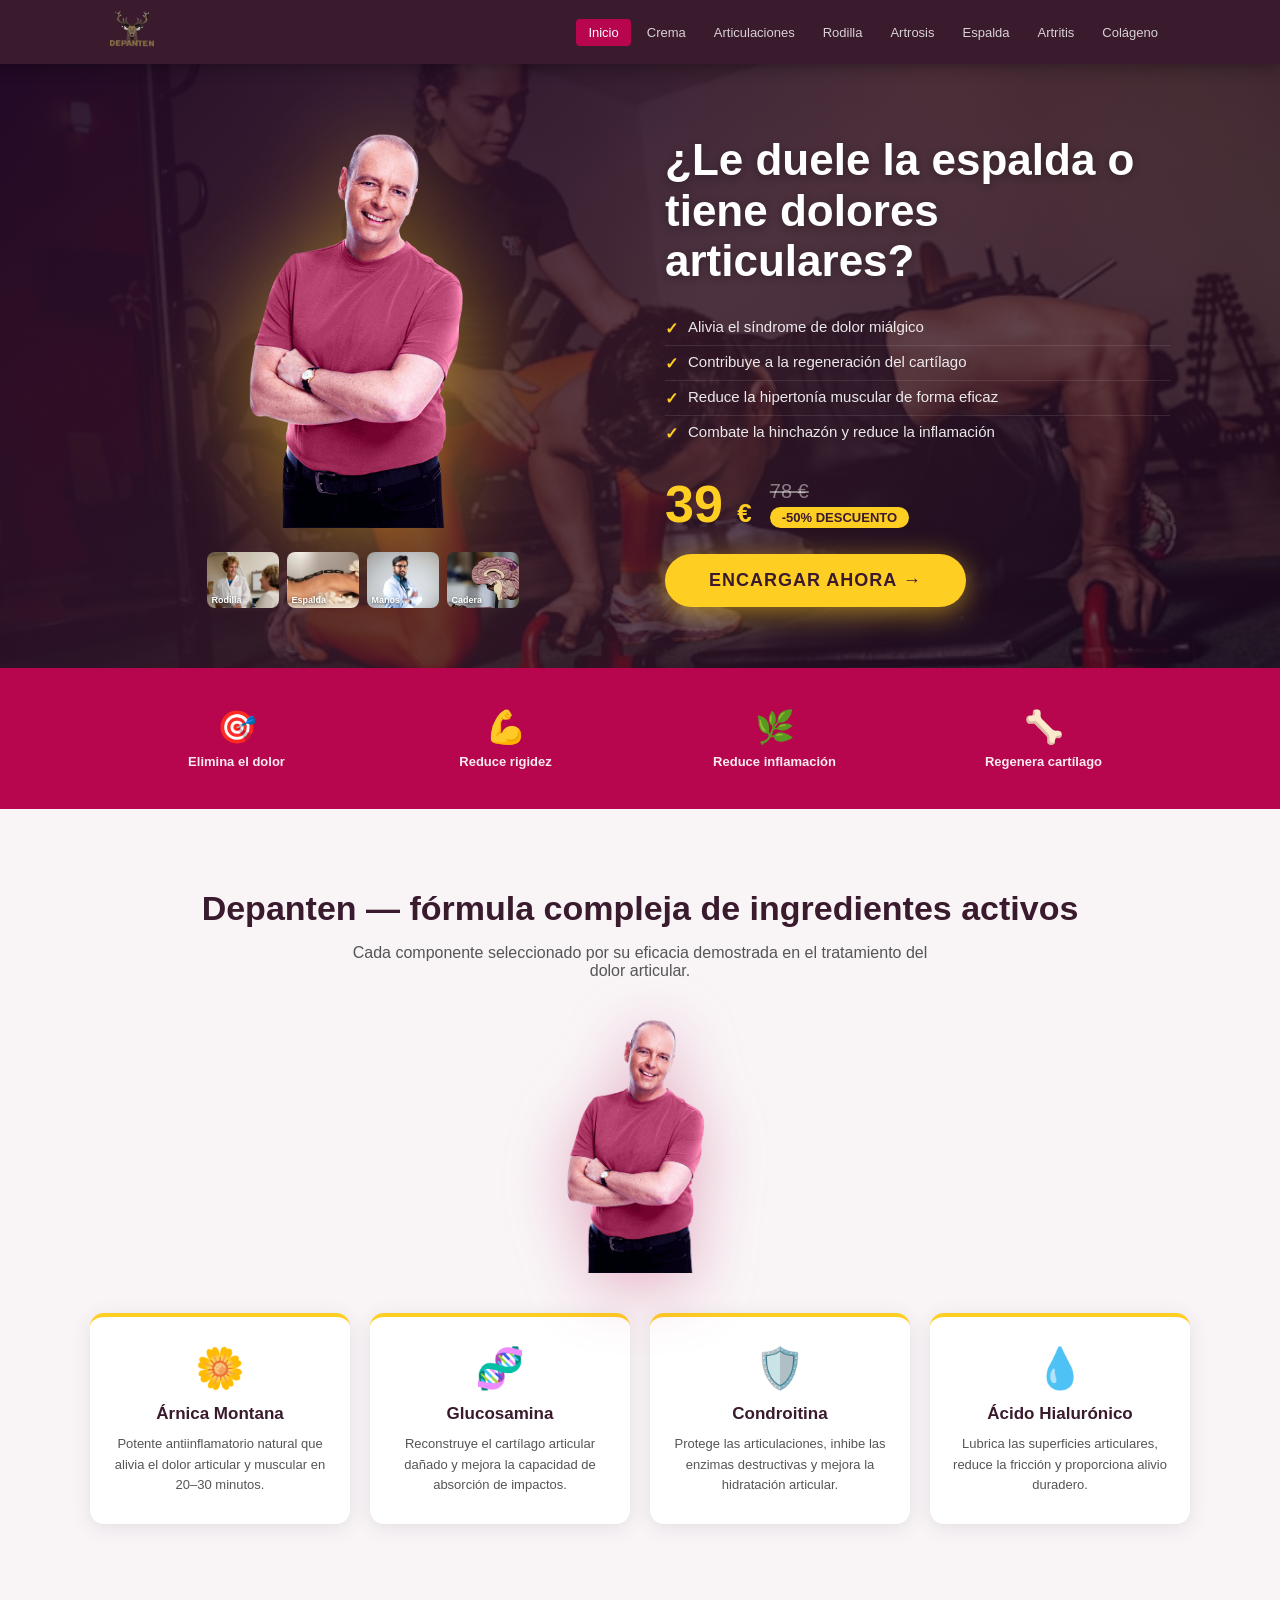
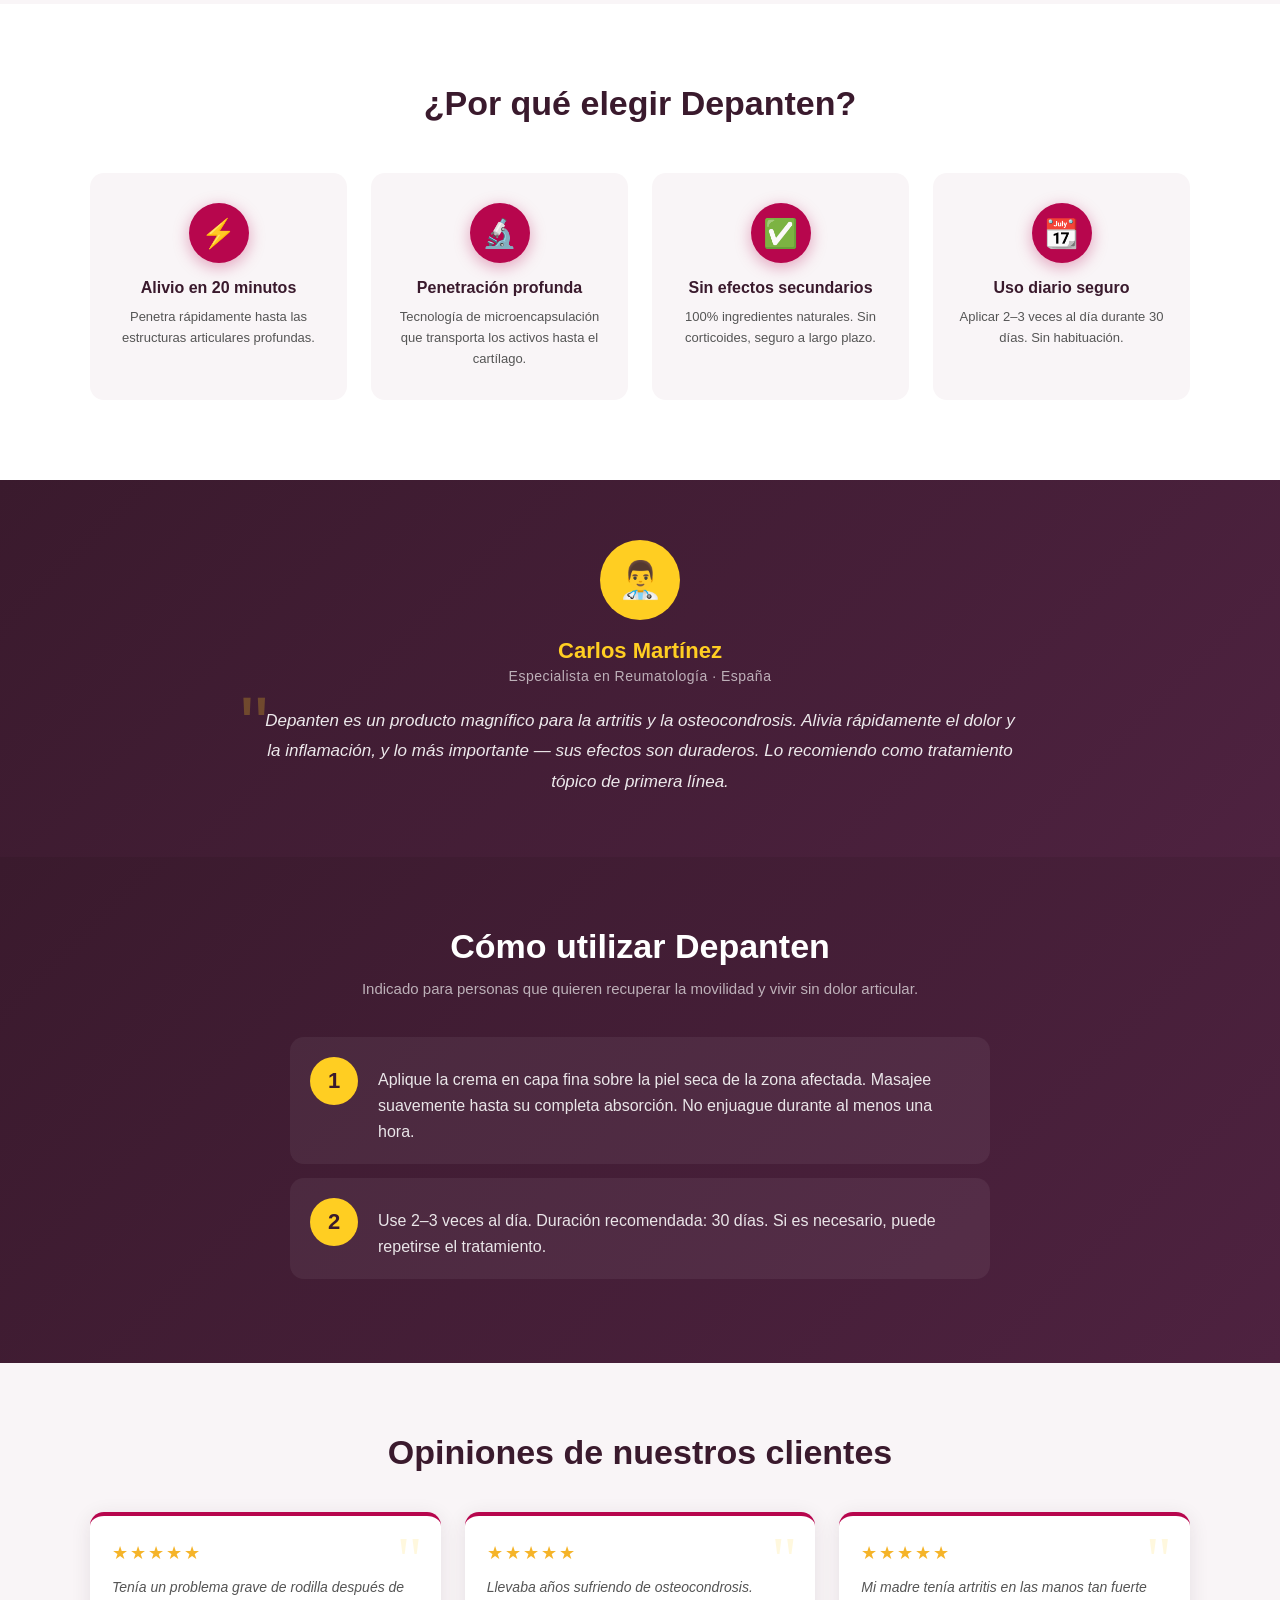
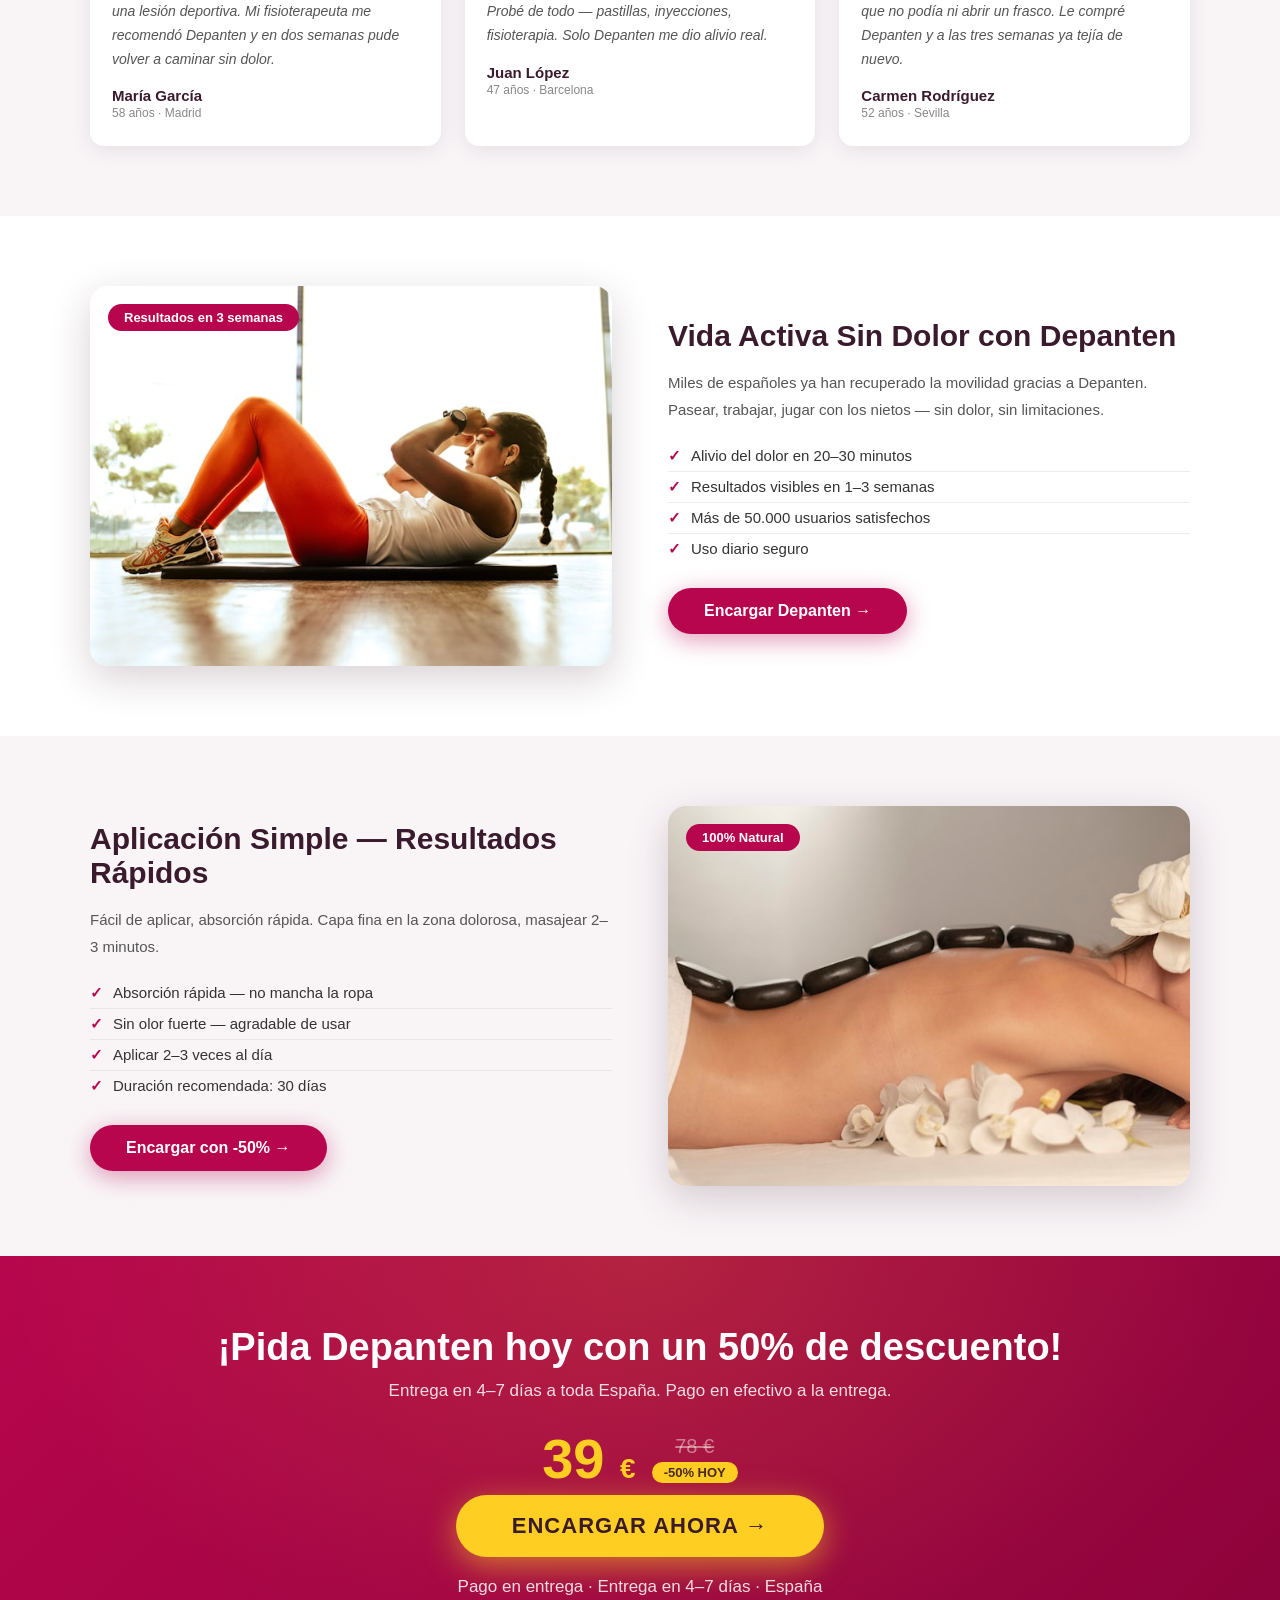
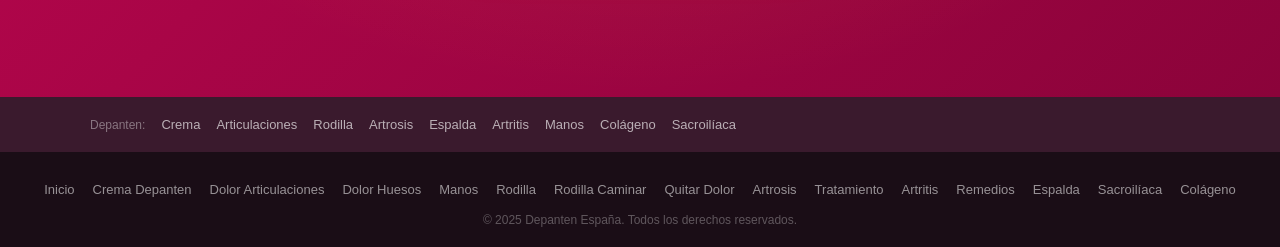
<file: index.html>
<!DOCTYPE html>
<html lang="es" dir="ltr">
<head>
  <meta charset="UTF-8">
  <meta name="viewport" content="width=device-width, initial-scale=1">
  <title>Depanten España — Crema para Dolor de Articulaciones | -50%</title>
  <meta name="description" content="¿Dolor en las articulaciones, espalda o rodillas? Depanten crema alivia rápidamente. Precio oficial 39 €. Encargue con -50% de descuento."/>
  <meta name="keywords" content="depanten, depanten crema, crema articulaciones, dolor articulaciones, crema dolor huesos"/>
  <link rel="canonical" href="https://depanten.es/"/>
  <link href="favicon.ico" rel="icon">
  <link href="css/inner.css" rel="stylesheet">
  <script type="application/ld+json">
  {"@context":"https://schema.org","@type":"Product","name":"Depanten Crema","description":"Crema profesional para dolor articular, muscular y artrosis. Fórmula natural con árnica, glucosamina y condroitina.","brand":{"@type":"Brand","name":"Depanten"},"offers":{"@type":"Offer","priceCurrency":"EUR","price":"39","availability":"https://schema.org/InStock"},"aggregateRating":{"@type":"AggregateRating","ratingValue":"4.8","reviewCount":"912"}}
  </script>
  <style>
    .lp-hero {
      background: linear-gradient(135deg, rgba(30,8,40,0.94) 0%, rgba(58,26,45,0.80) 50%, rgba(30,8,40,0.65) 100%),
                  url('photos/elderly-active.jpg') center/cover no-repeat;
      padding: 70px 0 60px;
    }
    .lp-hero-inner {
      max-width: 1100px; margin: 0 auto; padding: 0 20px;
      display: grid; grid-template-columns: 1fr 1fr; gap: 50px; align-items: center;
    }
    .lp-product-col { text-align: center; position: relative; }
    .lp-product-glow {
      position: absolute; width: 320px; height: 320px;
      top: 50%; left: 50%; transform: translate(-50%, -50%);
      background: radial-gradient(circle, rgba(255,206,34,0.35) 0%, transparent 70%);
      border-radius: 50%; filter: blur(50px);
    }
    .lp-product-img {
      width: 280px; height: auto; position: relative; z-index: 2;
      filter: drop-shadow(0 20px 50px rgba(255,206,34,0.40));
      animation: floatProd 4s ease-in-out infinite;
    }
    @keyframes floatProd {
      0%, 100% { transform: translateY(0); }
      50% { transform: translateY(-12px); }
    }
    .lp-mini-photos { display: flex; gap: 8px; justify-content: center; margin-top: 20px; position: relative; z-index: 2; }
    .lp-mini-photo { width: 72px; height: 56px; border-radius: 8px; overflow: hidden; position: relative; }
    .lp-mini-photo img { width: 100%; height: 100%; object-fit: cover; }
    .lp-mini-photo span { position: absolute; bottom: 3px; left: 5px; color: #fff; font-size: 9px; font-weight: bold; text-shadow: 0 1px 3px rgba(0,0,0,0.6); }
    .lp-text-col h1 { font-size: clamp(26px, 3.5vw, 44px); color: #fff; font-weight: 900; line-height: 1.15; margin-bottom: 24px; text-shadow: 0 2px 8px rgba(0,0,0,0.3); }
    .lp-text-col .i-benefits { margin-bottom: 28px; }
    .lp-price-row { display: flex; align-items: center; gap: 18px; margin-bottom: 24px; flex-wrap: wrap; }
    .lp-price-big { font-size: 52px; font-weight: 900; color: var(--gold); line-height: 1; }
    .lp-price-big span { font-size: 26px; }
    .lp-price-meta { display: flex; flex-direction: column; gap: 4px; }
    .lp-price-old { font-size: 20px; color: rgba(255,255,255,0.45); text-decoration: line-through; }
    .lp-price-badge { background: var(--gold); color: var(--dark); font-weight: 900; font-size: 13px; padding: 3px 12px; border-radius: 20px; }

    .benefits-strip { background: var(--red); padding: 32px 0; }
    .benefits-strip-inner { max-width: 1100px; margin: 0 auto; padding: 0 20px; display: grid; grid-template-columns: repeat(4, 1fr); gap: 16px; text-align: center; }
    .bstrip-item { padding: 8px 6px; }
    .bstrip-icon { font-size: 32px; margin-bottom: 8px; }
    .bstrip-text { font-size: 13px; color: rgba(255,255,255,0.92); font-weight: 600; }

    .formula-section { background: var(--light); padding: 80px 20px; }
    .formula-inner { max-width: 1100px; margin: 0 auto; text-align: center; }
    .formula-title { font-size: clamp(22px, 2.8vw, 34px); font-weight: 800; color: var(--dark); margin-bottom: 16px; }
    .formula-subtitle { font-size: 16px; color: var(--text2); max-width: 600px; margin: 0 auto 40px; }
    .formula-grid { display: grid; grid-template-columns: repeat(4, 1fr); gap: 20px; margin-top: 40px; }
    .formula-card { background: #fff; border-radius: 14px; padding: 28px 18px; text-align: center; box-shadow: 0 4px 20px rgba(58,26,45,0.10); border-top: 4px solid var(--gold); transition: transform 0.3s; }
    .formula-card:hover { transform: translateY(-4px); }
    .formula-card-icon { font-size: 40px; margin-bottom: 12px; }
    .formula-card h3 { font-size: 17px; font-weight: 800; color: var(--dark); margin-bottom: 10px; }
    .formula-card p { font-size: 13px; color: var(--text2); line-height: 1.6; }

    .features-section { padding: 80px 20px; background: #fff; }
    .features-inner { max-width: 1100px; margin: 0 auto; }
    .features-title { font-size: clamp(22px, 2.8vw, 34px); font-weight: 800; color: var(--dark); text-align: center; margin-bottom: 50px; }
    .features-grid { display: grid; grid-template-columns: repeat(4, 1fr); gap: 24px; }
    .feature-card { background: var(--light); border-radius: 14px; padding: 30px 20px; text-align: center; transition: transform 0.3s, box-shadow 0.3s; }
    .feature-card:hover { transform: translateY(-4px); box-shadow: 0 8px 32px rgba(58,26,45,0.15); }
    .feature-icon { width: 60px; height: 60px; background: var(--red); color: #fff; border-radius: 50%; font-size: 28px; display: flex; align-items: center; justify-content: center; margin: 0 auto 16px; box-shadow: 0 4px 16px rgba(183,6,77,0.35); }
    .feature-card h3 { font-size: 16px; font-weight: 800; color: var(--dark); margin-bottom: 10px; }
    .feature-card p { font-size: 13px; color: var(--text2); line-height: 1.6; }

    .howto-section { background: linear-gradient(135deg, var(--dark) 0%, var(--dark2) 100%); padding: 70px 20px; }
    .howto-inner { max-width: 700px; margin: 0 auto; }
    .howto-title { font-size: clamp(22px, 2.8vw, 34px); font-weight: 800; color: #fff; margin-bottom: 14px; text-align: center; }
    .howto-desc { font-size: 15px; color: rgba(255,255,255,0.65); text-align: center; margin-bottom: 40px; }
    .howto-step { display: flex; align-items: flex-start; gap: 20px; padding: 20px; background: rgba(255,255,255,0.06); border-radius: 14px; margin-bottom: 14px; }
    .howto-num { width: 48px; height: 48px; flex-shrink: 0; background: var(--gold); color: var(--dark); font-weight: 900; font-size: 22px; border-radius: 50%; display: flex; align-items: center; justify-content: center; }
    .howto-text { font-size: 16px; color: rgba(255,255,255,0.88); line-height: 1.6; padding-top: 10px; }

    @media (max-width: 900px) {
      .formula-grid, .features-grid { grid-template-columns: repeat(2, 1fr); }
      .benefits-strip-inner { grid-template-columns: repeat(2, 1fr); }
    }
    @media (max-width: 768px) {
      .lp-hero-inner { grid-template-columns: 1fr; text-align: center; }
      .lp-product-img { width: 200px; }
      .lp-text-col h1 { text-align: center; }
      .lp-price-row { justify-content: center; }
      .formula-grid, .features-grid { grid-template-columns: 1fr; }
      .benefits-strip-inner { grid-template-columns: 1fr; }
    }
  </style>
</head>
<body>

<header class="i-header">
  <div class="i-header-inner">
    <a href="index.html" class="i-logo"><img src="images/log1.png" alt="Depanten España"/></a>
    <nav class="i-nav">
      <a href="index.html" class="active">Inicio</a>
      <a href="crema-depanten.html">Crema</a>
      <a href="dolor-articulaciones.html">Articulaciones</a>
      <a href="dolor-rodilla.html">Rodilla</a>
      <a href="artrosis.html">Artrosis</a>
      <a href="dolor-espalda.html">Espalda</a>
      <a href="remedio-artritis.html">Artritis</a>
      <a href="colageno-articulaciones.html">Colágeno</a>
    </nav>
  </div>
</header>

<section class="lp-hero">
  <div class="lp-hero-inner">
    <div class="lp-product-col">
      <div class="lp-product-glow"></div>
      <img src="images/u1.png" alt="Depanten — Crema para Articulaciones" class="lp-product-img"/>
      <div class="lp-mini-photos">
        <div class="lp-mini-photo"><img src="photos/knee.jpg" alt="Rodilla"/><span>Rodilla</span></div>
        <div class="lp-mini-photo"><img src="photos/back.jpg" alt="Espalda"/><span>Espalda</span></div>
        <div class="lp-mini-photo"><img src="photos/hands.jpg" alt="Manos"/><span>Manos</span></div>
        <div class="lp-mini-photo"><img src="photos/hip-pain.jpg" alt="Cadera"/><span>Cadera</span></div>
      </div>
    </div>
    <div class="lp-text-col">
      <h1>¿Le duele la espalda o tiene dolores articulares?</h1>
      <ul class="i-benefits">
        <li>Alivia el síndrome de dolor miálgico</li>
        <li>Contribuye a la regeneración del cartílago</li>
        <li>Reduce la hipertonía muscular de forma eficaz</li>
        <li>Combate la hinchazón y reduce la inflamación</li>
      </ul>
      <div class="lp-price-row">
        <div class="lp-price-big">39 <span>€</span></div>
        <div class="lp-price-meta">
          <span class="lp-price-old">78 €</span>
          <span class="lp-price-badge">-50% DESCUENTO</span>
        </div>
      </div>
      <a href="https://order.depanten.es/" class="i-hero-btn">ENCARGAR AHORA →</a>
    </div>
  </div>
</section>

<section class="benefits-strip">
  <div class="benefits-strip-inner">
    <div class="bstrip-item"><div class="bstrip-icon">🎯</div><div class="bstrip-text">Elimina el dolor</div></div>
    <div class="bstrip-item"><div class="bstrip-icon">💪</div><div class="bstrip-text">Reduce rigidez</div></div>
    <div class="bstrip-item"><div class="bstrip-icon">🌿</div><div class="bstrip-text">Reduce inflamación</div></div>
    <div class="bstrip-item"><div class="bstrip-icon">🦴</div><div class="bstrip-text">Regenera cartílago</div></div>
  </div>
</section>

<section class="formula-section">
  <div class="formula-inner">
    <h2 class="formula-title">Depanten — fórmula compleja de ingredientes activos</h2>
    <p class="formula-subtitle">Cada componente seleccionado por su eficacia demostrada en el tratamiento del dolor articular.</p>
    <img src="images/u1.png" alt="Depanten fórmula" style="width:180px;height:auto;margin:0 auto;display:block;filter:drop-shadow(0 12px 32px rgba(183,6,77,0.30));"/>
    <div class="formula-grid">
      <div class="formula-card"><div class="formula-card-icon">🌼</div><h3>Árnica Montana</h3><p>Potente antiinflamatorio natural que alivia el dolor articular y muscular en 20–30 minutos.</p></div>
      <div class="formula-card"><div class="formula-card-icon">🧬</div><h3>Glucosamina</h3><p>Reconstruye el cartílago articular dañado y mejora la capacidad de absorción de impactos.</p></div>
      <div class="formula-card"><div class="formula-card-icon">🛡️</div><h3>Condroitina</h3><p>Protege las articulaciones, inhibe las enzimas destructivas y mejora la hidratación articular.</p></div>
      <div class="formula-card"><div class="formula-card-icon">💧</div><h3>Ácido Hialurónico</h3><p>Lubrica las superficies articulares, reduce la fricción y proporciona alivio duradero.</p></div>
    </div>
  </div>
</section>

<section class="features-section">
  <div class="features-inner">
    <h2 class="features-title">¿Por qué elegir Depanten?</h2>
    <div class="features-grid">
      <div class="feature-card"><div class="feature-icon">⚡</div><h3>Alivio en 20 minutos</h3><p>Penetra rápidamente hasta las estructuras articulares profundas.</p></div>
      <div class="feature-card"><div class="feature-icon">🔬</div><h3>Penetración profunda</h3><p>Tecnología de microencapsulación que transporta los activos hasta el cartílago.</p></div>
      <div class="feature-card"><div class="feature-icon">✅</div><h3>Sin efectos secundarios</h3><p>100% ingredientes naturales. Sin corticoides, seguro a largo plazo.</p></div>
      <div class="feature-card"><div class="feature-icon">📆</div><h3>Uso diario seguro</h3><p>Aplicar 2–3 veces al día durante 30 días. Sin habituación.</p></div>
    </div>
  </div>
</section>

<section class="i-expert">
  <div class="i-expert-inner">
    <div class="i-expert-avatar">👨‍⚕️</div>
    <div class="i-expert-name">Carlos Martínez</div>
    <div class="i-expert-title">Especialista en Reumatología · España</div>
    <p class="i-expert-quote">Depanten es un producto magnífico para la artritis y la osteocondrosis. Alivia rápidamente el dolor y la inflamación, y lo más importante — sus efectos son duraderos. Lo recomiendo como tratamiento tópico de primera línea.</p>
  </div>
</section>

<section class="howto-section">
  <div class="howto-inner">
    <h2 class="howto-title">Cómo utilizar Depanten</h2>
    <p class="howto-desc">Indicado para personas que quieren recuperar la movilidad y vivir sin dolor articular.</p>
    <div class="howto-step"><div class="howto-num">1</div><div class="howto-text">Aplique la crema en capa fina sobre la piel seca de la zona afectada. Masajee suavemente hasta su completa absorción. No enjuague durante al menos una hora.</div></div>
    <div class="howto-step"><div class="howto-num">2</div><div class="howto-text">Use 2–3 veces al día. Duración recomendada: 30 días. Si es necesario, puede repetirse el tratamiento.</div></div>
  </div>
</section>

<section class="i-reviews">
  <h2 class="i-reviews-title">Opiniones de nuestros clientes</h2>
  <div class="i-reviews-grid">
    <div class="i-review-card"><div class="i-rev-stars">★★★★★</div><p class="i-rev-text">Tenía un problema grave de rodilla después de una lesión deportiva. Mi fisioterapeuta me recomendó Depanten y en dos semanas pude volver a caminar sin dolor.</p><div class="i-rev-author">María García</div><div class="i-rev-meta">58 años · Madrid</div></div>
    <div class="i-review-card"><div class="i-rev-stars">★★★★★</div><p class="i-rev-text">Llevaba años sufriendo de osteocondrosis. Probé de todo — pastillas, inyecciones, fisioterapia. Solo Depanten me dio alivio real.</p><div class="i-rev-author">Juan López</div><div class="i-rev-meta">47 años · Barcelona</div></div>
    <div class="i-review-card"><div class="i-rev-stars">★★★★★</div><p class="i-rev-text">Mi madre tenía artritis en las manos tan fuerte que no podía ni abrir un frasco. Le compré Depanten y a las tres semanas ya tejía de nuevo.</p><div class="i-rev-author">Carmen Rodríguez</div><div class="i-rev-meta">52 años · Sevilla</div></div>
  </div>
</section>

<section class="i-photo-section bg-white">
  <div class="i-photo-grid">
    <div class="i-photo-img"><img src="photos/senior-walking.jpg" alt="Vida activa sin dolor articular"/><div class="i-photo-badge">Resultados en 3 semanas</div></div>
    <div class="i-photo-text">
      <h2>Vida Activa Sin Dolor con Depanten</h2>
      <p>Miles de españoles ya han recuperado la movilidad gracias a Depanten. Pasear, trabajar, jugar con los nietos — sin dolor, sin limitaciones.</p>
      <ul class="i-photo-checklist"><li>Alivio del dolor en 20–30 minutos</li><li>Resultados visibles en 1–3 semanas</li><li>Más de 50.000 usuarios satisfechos</li><li>Uso diario seguro</li></ul>
      <a href="https://order.depanten.es/" class="i-photo-cta">Encargar Depanten →</a>
    </div>
  </div>
</section>

<section class="i-photo-section bg-light">
  <div class="i-photo-grid reverse">
    <div class="i-photo-img"><img src="photos/back-massage.jpg" alt="Aplicación de Depanten en la espalda"/><div class="i-photo-badge">100% Natural</div></div>
    <div class="i-photo-text">
      <h2>Aplicación Simple — Resultados Rápidos</h2>
      <p>Fácil de aplicar, absorción rápida. Capa fina en la zona dolorosa, masajear 2–3 minutos.</p>
      <ul class="i-photo-checklist"><li>Absorción rápida — no mancha la ropa</li><li>Sin olor fuerte — agradable de usar</li><li>Aplicar 2–3 veces al día</li><li>Duración recomendada: 30 días</li></ul>
      <a href="https://order.depanten.es/" class="i-photo-cta">Encargar con -50% →</a>
    </div>
  </div>
</section>

<section class="i-final-cta">
  <h2>¡Pida Depanten hoy con un 50% de descuento!</h2>
  <p>Entrega en 4–7 días a toda España. Pago en efectivo a la entrega.</p>
  <div style="margin-bottom:8px;display:flex;align-items:center;justify-content:center;gap:16px;">
    <span style="font-size:56px;font-weight:900;color:#ffce22;line-height:1;">39 <span style="font-size:28px;">€</span></span>
    <div>
      <div style="font-size:20px;color:rgba(255,255,255,0.45);text-decoration:line-through;">78 €</div>
      <div style="background:#ffce22;color:#3a1a2d;font-weight:900;font-size:13px;padding:3px 12px;border-radius:20px;margin-top:4px;">-50% HOY</div>
    </div>
  </div>
  <a href="https://order.depanten.es/" class="i-final-btn">ENCARGAR AHORA →</a>
  <p class="i-final-trust">Pago en entrega · Entrega en 4–7 días · España</p>
</section>

<div class="i-seo-links">
  <div class="i-seo-links-inner">
    <span>Depanten:</span>
    <a href="crema-depanten.html">Crema</a>
    <a href="dolor-articulaciones.html">Articulaciones</a>
    <a href="dolor-rodilla.html">Rodilla</a>
    <a href="artrosis.html">Artrosis</a>
    <a href="dolor-espalda.html">Espalda</a>
    <a href="remedio-artritis.html">Artritis</a>
    <a href="dolor-articulaciones-manos.html">Manos</a>
    <a href="colageno-articulaciones.html">Colágeno</a>
    <a href="articulacion-sacroiliaca.html">Sacroilíaca</a>
  </div>
</div>

<footer class="i-footer">
  <nav class="i-footer-links">
    <a href="index.html">Inicio</a>
    <a href="crema-depanten.html">Crema Depanten</a>
    <a href="dolor-articulaciones.html">Dolor Articulaciones</a>
    <a href="dolor-huesos-articulaciones.html">Dolor Huesos</a>
    <a href="dolor-articulaciones-manos.html">Manos</a>
    <a href="dolor-rodilla.html">Rodilla</a>
    <a href="dolor-rodilla-caminar.html">Rodilla Caminar</a>
    <a href="como-quitar-dolor-rodilla.html">Quitar Dolor</a>
    <a href="artrosis.html">Artrosis</a>
    <a href="tratamiento-artrosis.html">Tratamiento</a>
    <a href="remedio-artritis.html">Artritis</a>
    <a href="remedios-caseros-artritis.html">Remedios</a>
    <a href="dolor-espalda.html">Espalda</a>
    <a href="articulacion-sacroiliaca.html">Sacroilíaca</a>
    <a href="colageno-articulaciones.html">Colágeno</a>
  </nav>
  <p class="i-footer-copy">&copy; 2025 Depanten España. Todos los derechos reservados.</p>
</footer>

</body>
</html>
</file>
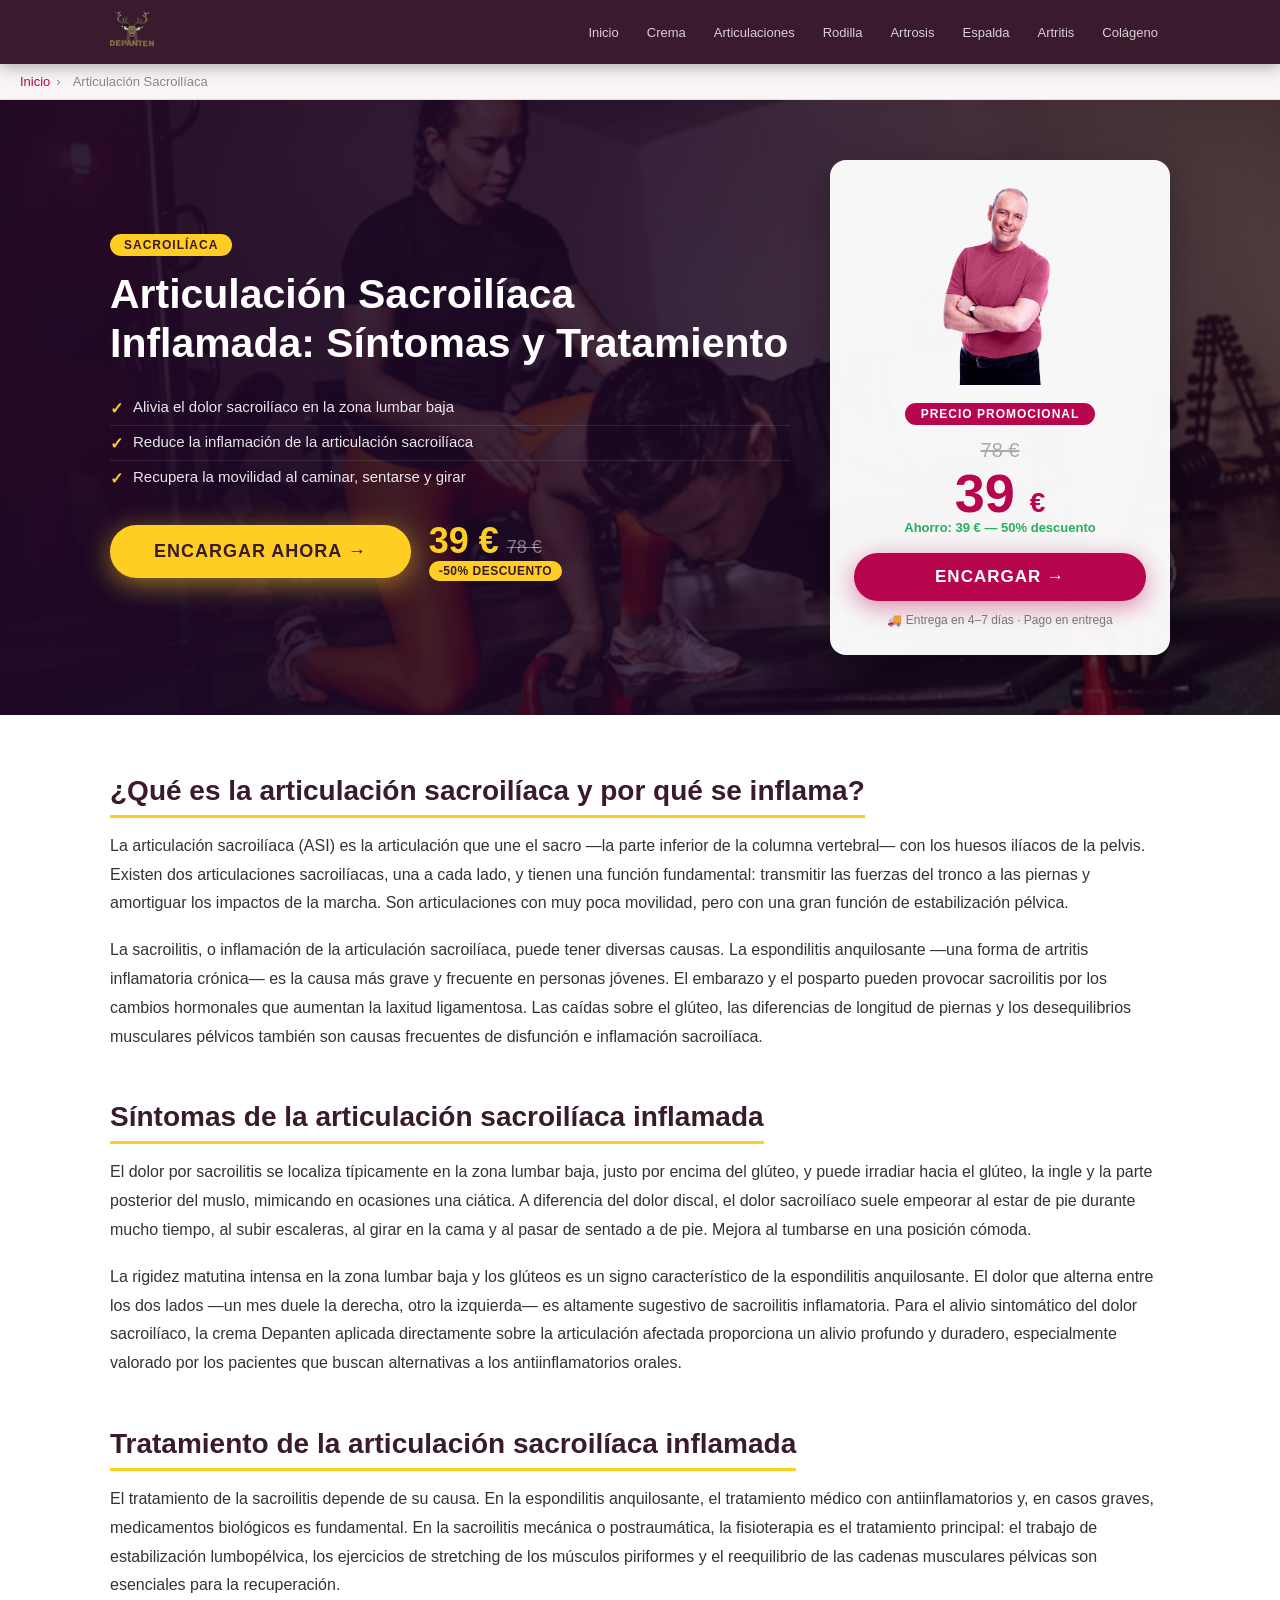
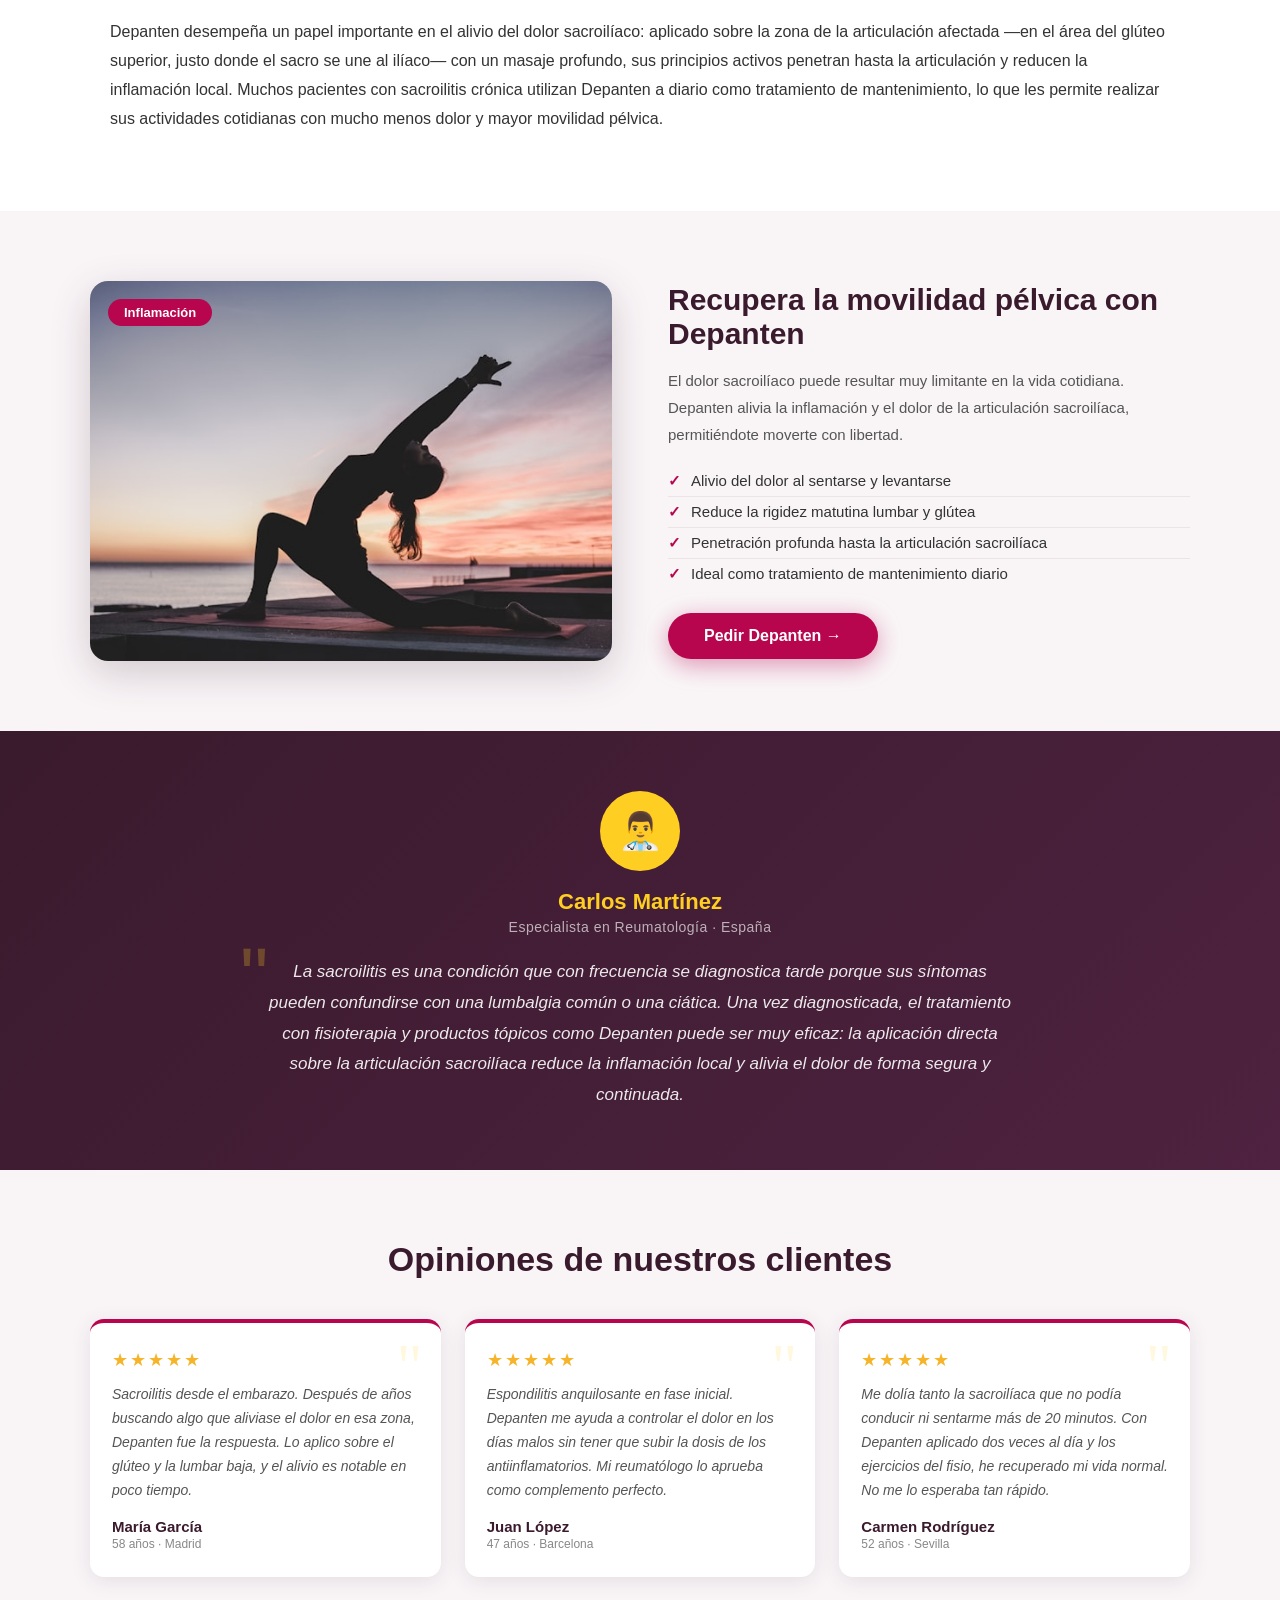
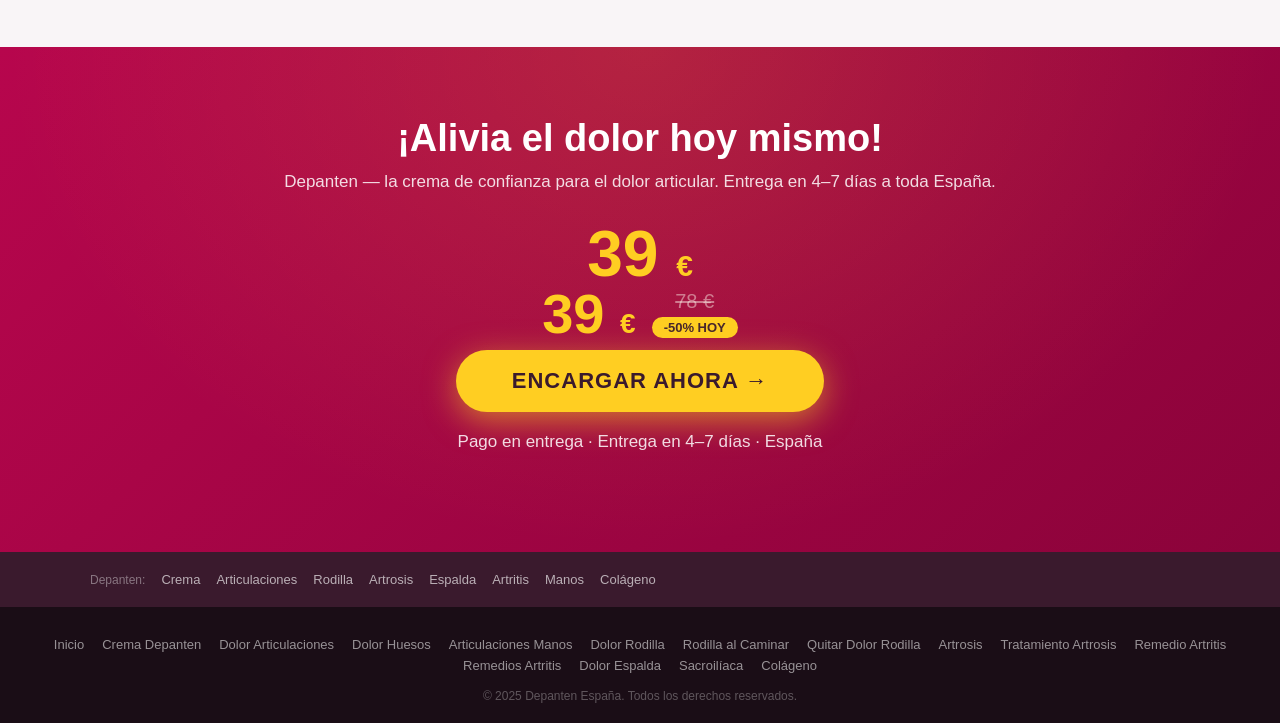
<file: articulacion-sacroiliaca.html>
<!DOCTYPE html>
<html lang="es" dir="ltr">
<head>
  <meta name="viewport" content="width=device-width, initial-scale=1">
  <meta content="text/html; charset=utf-8" http-equiv="Content-Type">
  <title>Articulación Sacroilíaca Inflamada: Síntomas y Tratamiento | Depanten España</title>
  <meta name="description" content="Articulación sacroilíaca inflamada: síntomas, causas y tratamiento. Depanten alivia el dolor sacroilíaco de forma rápida y natural. Entrega en 4–7 días."/>
  <link rel="canonical" href="https://depanten.es/articulacion-sacroiliaca.html"/>
  <link href="favicon.ico" rel="icon">
  <link href="css/inner.css" media="all" rel="stylesheet">
</head>
<body>

<!-- HEADER -->
<header class="i-header">
  <div class="i-header-inner">
    <a href="index.html" class="i-logo"><img src="images/log1.png" alt="Depanten España"/></a>
    <nav class="i-nav">
      <a href="index.html">Inicio</a>
      <a href="crema-depanten.html">Crema</a>
      <a href="dolor-articulaciones.html">Articulaciones</a>
      <a href="dolor-rodilla.html">Rodilla</a>
      <a href="artrosis.html">Artrosis</a>
      <a href="dolor-espalda.html">Espalda</a>
      <a href="remedio-artritis.html">Artritis</a>
      <a href="colageno-articulaciones.html">Colágeno</a>
    </nav>
  </div>
</header>

<!-- BREADCRUMBS -->
<div class="breadcrumbs">
  <a href="index.html">Inicio</a><span>›</span><span>Articulación Sacroilíaca</span>
</div>

<!-- HERO -->
<section class="i-hero" style="background-image:url('photos/lower-back.jpg');">
  <div class="i-hero-overlay"></div>
  <div class="i-hero-inner">
    <div class="i-hero-content">
      <div class="i-hero-badge">Sacroilíaca</div>
      <h1>Articulación Sacroilíaca Inflamada: Síntomas y Tratamiento</h1>
      <ul class="i-benefits">
        <li>Alivia el dolor sacroilíaco en la zona lumbar baja</li>
        <li>Reduce la inflamación de la articulación sacroilíaca</li>
        <li>Recupera la movilidad al caminar, sentarse y girar</li>
      </ul>
      <div style="display:flex;align-items:center;gap:18px;flex-wrap:wrap;margin-top:4px;">
      <a href="https://order.depanten.es/" class="i-hero-btn">ENCARGAR AHORA →</a>
      <div style="display:flex;flex-direction:column;align-items:flex-start;gap:2px;">
        <div style="display:flex;align-items:baseline;gap:8px;">
          <span style="font-size:36px;font-weight:900;color:#ffce22;line-height:1;">39 €</span>
          <span style="font-size:18px;color:rgba(255,255,255,0.45);text-decoration:line-through;">78 €</span>
        </div>
        <span style="background:#ffce22;color:#3a1a2d;font-weight:900;font-size:12px;padding:3px 10px;border-radius:20px;letter-spacing:0.5px;">-50% DESCUENTO</span>
      </div>
    </div>
    </div>
    <div class="i-price-card">
      <img src="images/u1.png" alt="Depanten crema" class="prod-img"/>
      <div class="i-promo-label">PRECIO PROMOCIONAL</div>
      <div class="i-price-old">78 €</div>
      <div class="i-price-new">39 <span>€</span></div>
      <div class="i-price-save">Ahorro: 39 € — 50% descuento</div>
      <a href="https://order.depanten.es/" class="i-card-btn">ENCARGAR →</a>
      <p class="i-delivery">🚚 Entrega en 4–7 días · Pago en entrega</p>
    </div>
  </div>
</section>

<!-- CONTENT -->
<section class="i-content">
  <h2>¿Qué es la articulación sacroilíaca y por qué se inflama?</h2>
  <p>La articulación sacroilíaca (ASI) es la articulación que une el sacro —la parte inferior de la columna vertebral— con los huesos ilíacos de la pelvis. Existen dos articulaciones sacroilíacas, una a cada lado, y tienen una función fundamental: transmitir las fuerzas del tronco a las piernas y amortiguar los impactos de la marcha. Son articulaciones con muy poca movilidad, pero con una gran función de estabilización pélvica.</p>
  <p>La sacroilitis, o inflamación de la articulación sacroilíaca, puede tener diversas causas. La espondilitis anquilosante —una forma de artritis inflamatoria crónica— es la causa más grave y frecuente en personas jóvenes. El embarazo y el posparto pueden provocar sacroilitis por los cambios hormonales que aumentan la laxitud ligamentosa. Las caídas sobre el glúteo, las diferencias de longitud de piernas y los desequilibrios musculares pélvicos también son causas frecuentes de disfunción e inflamación sacroilíaca.</p>

  <h2>Síntomas de la articulación sacroilíaca inflamada</h2>
  <p>El dolor por sacroilitis se localiza típicamente en la zona lumbar baja, justo por encima del glúteo, y puede irradiar hacia el glúteo, la ingle y la parte posterior del muslo, mimicando en ocasiones una ciática. A diferencia del dolor discal, el dolor sacroilíaco suele empeorar al estar de pie durante mucho tiempo, al subir escaleras, al girar en la cama y al pasar de sentado a de pie. Mejora al tumbarse en una posición cómoda.</p>
  <p>La rigidez matutina intensa en la zona lumbar baja y los glúteos es un signo característico de la espondilitis anquilosante. El dolor que alterna entre los dos lados —un mes duele la derecha, otro la izquierda— es altamente sugestivo de sacroilitis inflamatoria. Para el alivio sintomático del dolor sacroilíaco, la crema Depanten aplicada directamente sobre la articulación afectada proporciona un alivio profundo y duradero, especialmente valorado por los pacientes que buscan alternativas a los antiinflamatorios orales.</p>

  <h2>Tratamiento de la articulación sacroilíaca inflamada</h2>
  <p>El tratamiento de la sacroilitis depende de su causa. En la espondilitis anquilosante, el tratamiento médico con antiinflamatorios y, en casos graves, medicamentos biológicos es fundamental. En la sacroilitis mecánica o postraumática, la fisioterapia es el tratamiento principal: el trabajo de estabilización lumbopélvica, los ejercicios de stretching de los músculos piriformes y el reequilibrio de las cadenas musculares pélvicas son esenciales para la recuperación.</p>
  <p>Depanten desempeña un papel importante en el alivio del dolor sacroilíaco: aplicado sobre la zona de la articulación afectada —en el área del glúteo superior, justo donde el sacro se une al ilíaco— con un masaje profundo, sus principios activos penetran hasta la articulación y reducen la inflamación local. Muchos pacientes con sacroilitis crónica utilizan Depanten a diario como tratamiento de mantenimiento, lo que les permite realizar sus actividades cotidianas con mucho menos dolor y mayor movilidad pélvica.</p>
</section>

<!-- PHOTO + TEXT SECTION -->
<section class="i-photo-section bg-light">
  <div class="i-photo-grid">
    <div class="i-photo-img">
      <img src="photos/active-seniors.jpg" alt="Personas mayores activas sin dolor sacroilíaco"/>
      <div class="i-photo-badge">Inflamación</div>
    </div>
    <div class="i-photo-text">
      <h2>Recupera la movilidad pélvica con Depanten</h2>
      <p>El dolor sacroilíaco puede resultar muy limitante en la vida cotidiana. Depanten alivia la inflamación y el dolor de la articulación sacroilíaca, permitiéndote moverte con libertad.</p>
      <ul class="i-photo-checklist">
        <li>Alivio del dolor al sentarse y levantarse</li>
        <li>Reduce la rigidez matutina lumbar y glútea</li>
        <li>Penetración profunda hasta la articulación sacroilíaca</li>
        <li>Ideal como tratamiento de mantenimiento diario</li>
      </ul>
      <a href="https://order.depanten.es/" class="i-photo-cta">Pedir Depanten →</a>
    </div>
  </div>
</section>

<!-- EXPERT -->
<section class="i-expert">
  <div class="i-expert-inner">
    <div class="i-expert-avatar">👨‍⚕️</div>
    <div class="i-expert-name">Carlos Martínez</div>
    <div class="i-expert-title">Especialista en Reumatología · España</div>
    <p class="i-expert-quote">La sacroilitis es una condición que con frecuencia se diagnostica tarde porque sus síntomas pueden confundirse con una lumbalgia común o una ciática. Una vez diagnosticada, el tratamiento con fisioterapia y productos tópicos como Depanten puede ser muy eficaz: la aplicación directa sobre la articulación sacroilíaca reduce la inflamación local y alivia el dolor de forma segura y continuada.</p>
  </div>
</section>

<!-- TESTIMONIALS -->
<section class="i-reviews">
  <h2 class="i-reviews-title">Opiniones de nuestros clientes</h2>
  <div class="i-reviews-grid">
    <div class="i-review-card">
      <div class="i-rev-stars">★★★★★</div>
      <p class="i-rev-text">Sacroilitis desde el embarazo. Después de años buscando algo que aliviase el dolor en esa zona, Depanten fue la respuesta. Lo aplico sobre el glúteo y la lumbar baja, y el alivio es notable en poco tiempo.</p>
      <div class="i-rev-author">María García</div>
      <div class="i-rev-meta">58 años · Madrid</div>
    </div>
    <div class="i-review-card">
      <div class="i-rev-stars">★★★★★</div>
      <p class="i-rev-text">Espondilitis anquilosante en fase inicial. Depanten me ayuda a controlar el dolor en los días malos sin tener que subir la dosis de los antiinflamatorios. Mi reumatólogo lo aprueba como complemento perfecto.</p>
      <div class="i-rev-author">Juan López</div>
      <div class="i-rev-meta">47 años · Barcelona</div>
    </div>
    <div class="i-review-card">
      <div class="i-rev-stars">★★★★★</div>
      <p class="i-rev-text">Me dolía tanto la sacroilíaca que no podía conducir ni sentarme más de 20 minutos. Con Depanten aplicado dos veces al día y los ejercicios del fisio, he recuperado mi vida normal. No me lo esperaba tan rápido.</p>
      <div class="i-rev-author">Carmen Rodríguez</div>
      <div class="i-rev-meta">52 años · Sevilla</div>
    </div>
  </div>
</section>

<!-- FINAL CTA -->
<section class="i-final-cta">
  <h2>¡Alivia el dolor hoy mismo!</h2>
  <p>Depanten — la crema de confianza para el dolor articular. Entrega en 4–7 días a toda España.</p>
  <div class="i-final-price-new">39 <span>€</span></div>
  </div>
  <div style="margin-bottom:8px;display:flex;align-items:center;justify-content:center;gap:16px;">
    <span style="font-size:56px;font-weight:900;color:#ffce22;line-height:1;">39 <span style="font-size:28px;">€</span></span>
    <div>
      <div style="font-size:20px;color:rgba(255,255,255,0.45);text-decoration:line-through;">78 €</div>
      <div style="background:#ffce22;color:#3a1a2d;font-weight:900;font-size:13px;padding:3px 12px;border-radius:20px;margin-top:4px;">-50% HOY</div>
    </div>
  </div>
  <a href="https://order.depanten.es/" class="i-final-btn">ENCARGAR AHORA →</a>
  <p class="i-final-trust">Pago en entrega · Entrega en 4–7 días · España</p>
</section>

<!-- SEO LINKS -->
<div class="i-seo-links">
  <div class="i-seo-links-inner">
    <span>Depanten:</span>
    <a href="crema-depanten.html">Crema</a>
    <a href="dolor-articulaciones.html">Articulaciones</a>
    <a href="dolor-rodilla.html">Rodilla</a>
    <a href="artrosis.html">Artrosis</a>
    <a href="dolor-espalda.html">Espalda</a>
    <a href="remedio-artritis.html">Artritis</a>
    <a href="dolor-articulaciones-manos.html">Manos</a>
    <a href="colageno-articulaciones.html">Colágeno</a>
  </div>
</div>

<!-- FOOTER -->
<footer class="i-footer">
  <nav class="i-footer-links">
    <a href="index.html">Inicio</a>
    <a href="crema-depanten.html">Crema Depanten</a>
    <a href="dolor-articulaciones.html">Dolor Articulaciones</a>
    <a href="dolor-huesos-articulaciones.html">Dolor Huesos</a>
    <a href="dolor-articulaciones-manos.html">Articulaciones Manos</a>
    <a href="dolor-rodilla.html">Dolor Rodilla</a>
    <a href="dolor-rodilla-caminar.html">Rodilla al Caminar</a>
    <a href="como-quitar-dolor-rodilla.html">Quitar Dolor Rodilla</a>
    <a href="artrosis.html">Artrosis</a>
    <a href="tratamiento-artrosis.html">Tratamiento Artrosis</a>
    <a href="remedio-artritis.html">Remedio Artritis</a>
    <a href="remedios-caseros-artritis.html">Remedios Artritis</a>
    <a href="dolor-espalda.html">Dolor Espalda</a>
    <a href="articulacion-sacroiliaca.html">Sacroilíaca</a>
    <a href="colageno-articulaciones.html">Colágeno</a>
  </nav>
  <p class="i-footer-copy">&copy; 2025 Depanten España. Todos los derechos reservados.</p>
</footer>

</body>
</html>
</file>
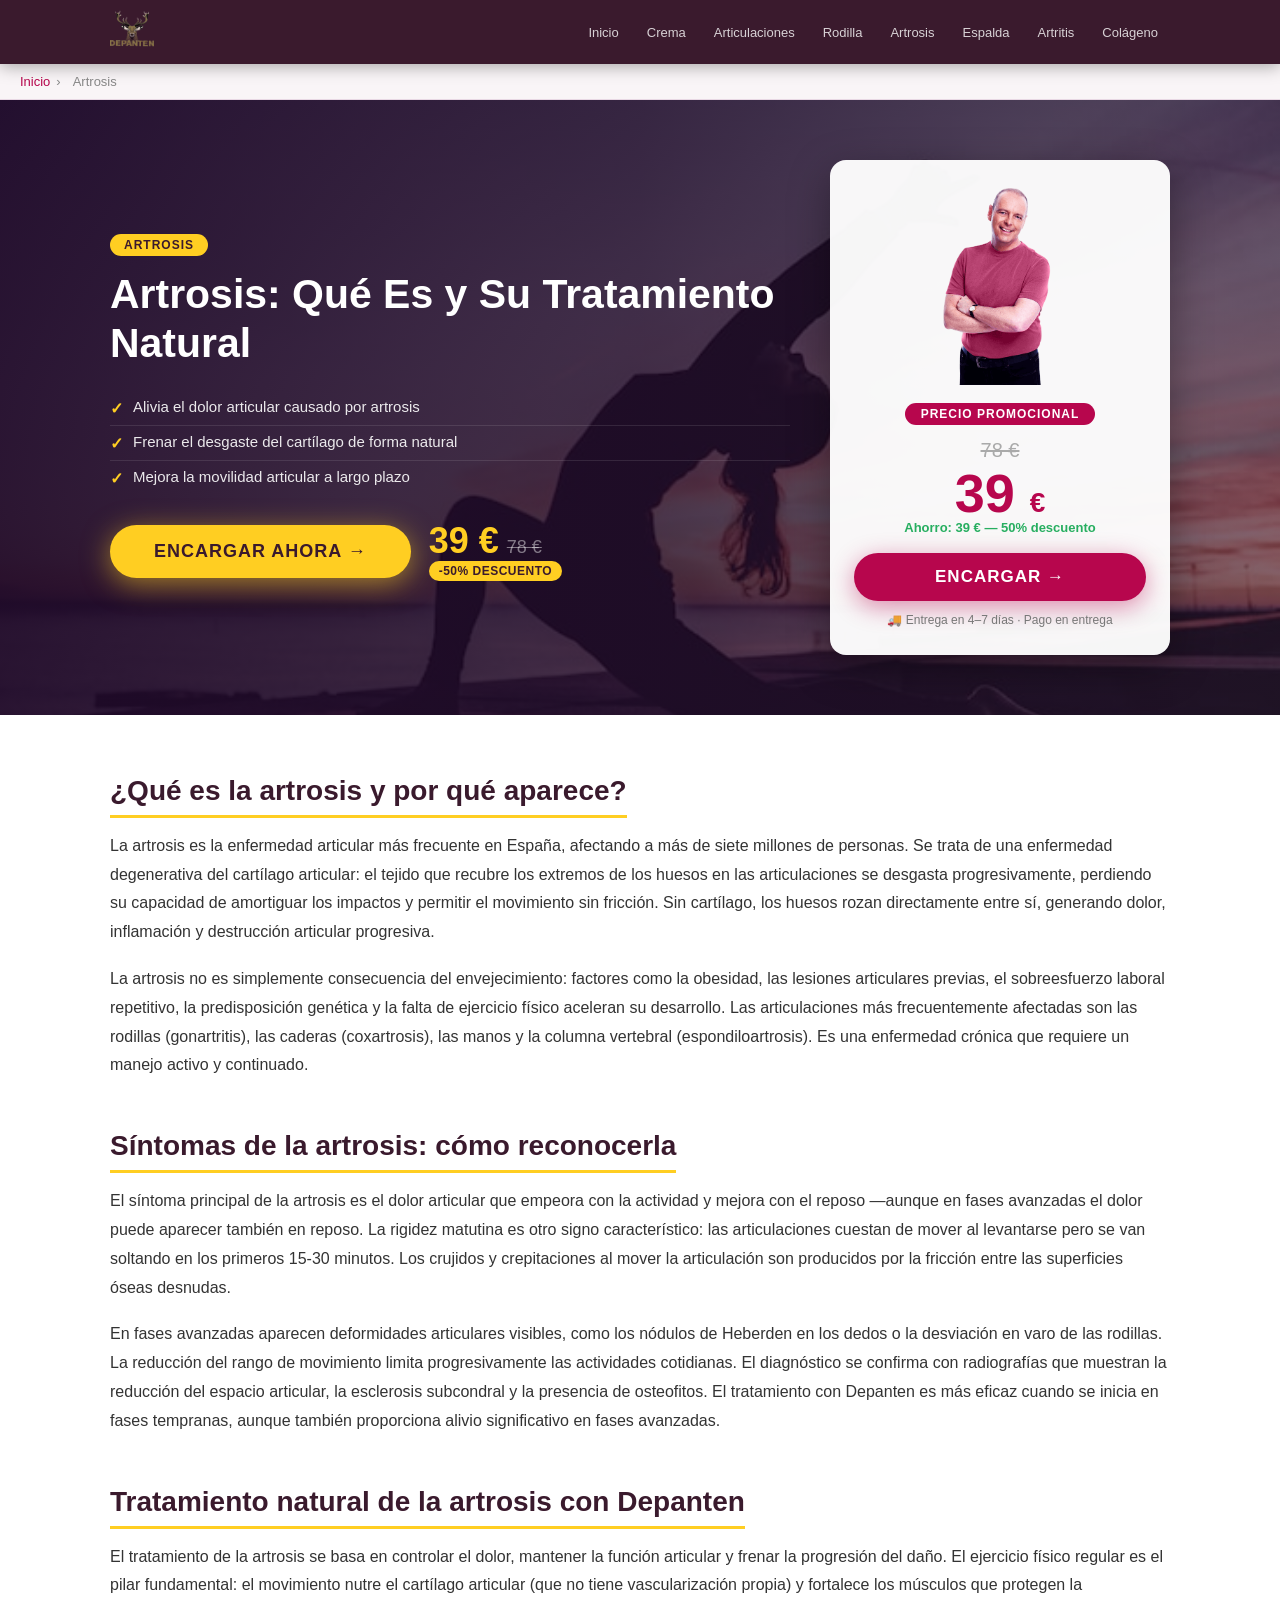
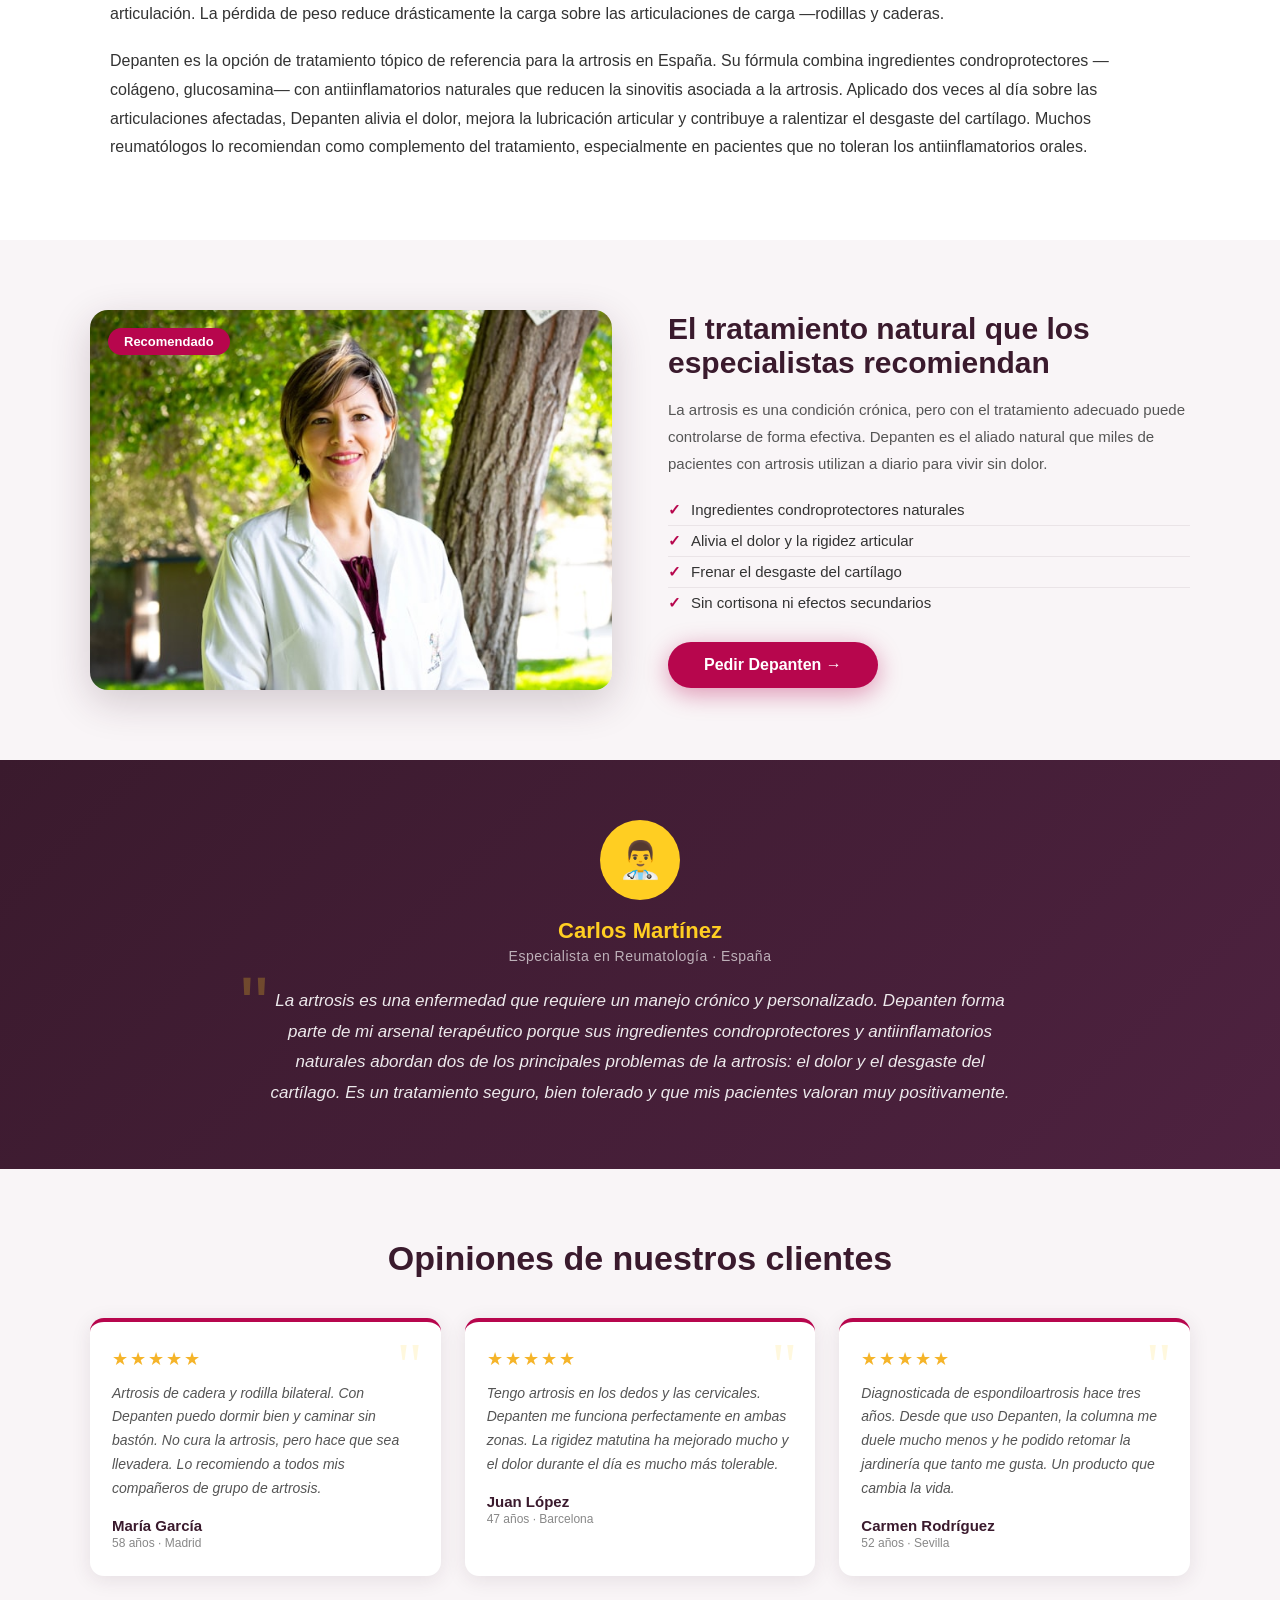
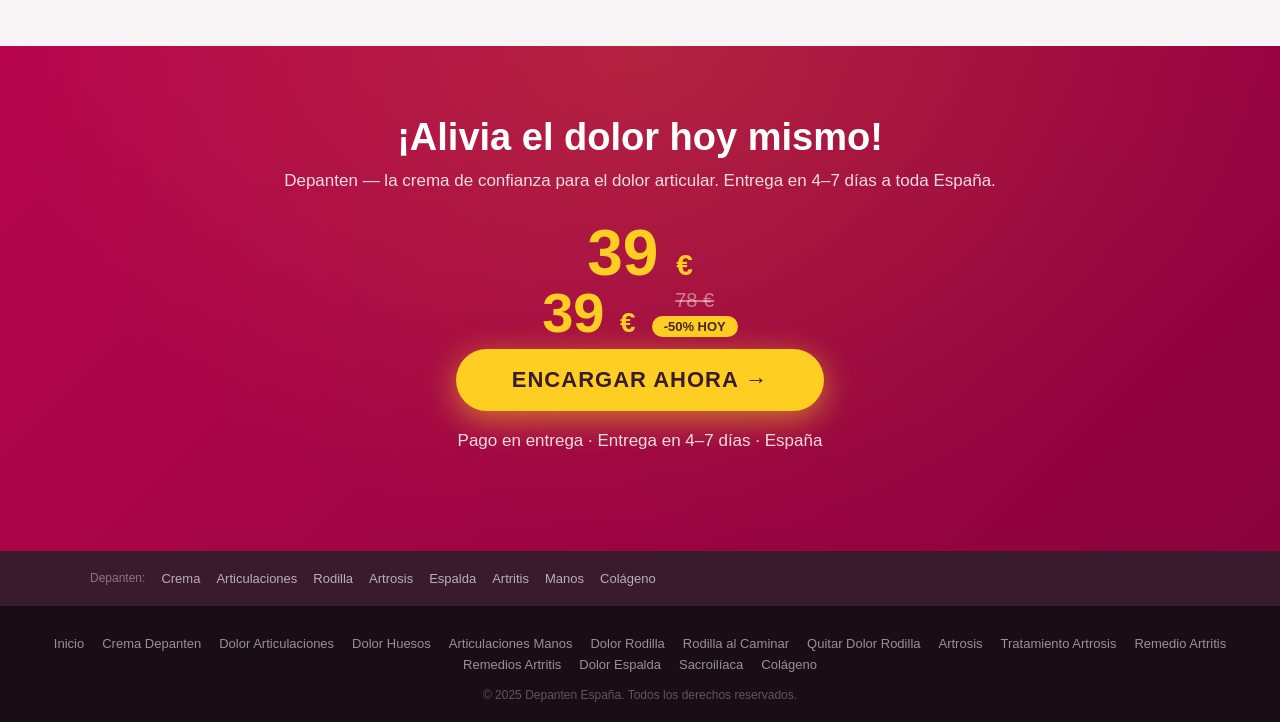
<file: artrosis.html>
<!DOCTYPE html>
<html lang="es" dir="ltr">
<head>
  <meta name="viewport" content="width=device-width, initial-scale=1">
  <meta content="text/html; charset=utf-8" http-equiv="Content-Type">
  <title>Artrosis: Qué Es y Su Tratamiento Natural | Depanten España</title>
  <meta name="description" content="Artrosis: qué es, síntomas, tipos y tratamiento natural eficaz. La crema Depanten alivia el dolor articular por artrosis y ayuda a frenar su progresión."/>
  <link rel="canonical" href="https://depanten.es/artrosis.html"/>
  <link href="favicon.ico" rel="icon">
  <link href="css/inner.css" media="all" rel="stylesheet">
</head>
<body>

<!-- HEADER -->
<header class="i-header">
  <div class="i-header-inner">
    <a href="index.html" class="i-logo"><img src="images/log1.png" alt="Depanten España"/></a>
    <nav class="i-nav">
      <a href="index.html">Inicio</a>
      <a href="crema-depanten.html">Crema</a>
      <a href="dolor-articulaciones.html">Articulaciones</a>
      <a href="dolor-rodilla.html">Rodilla</a>
      <a href="artrosis.html">Artrosis</a>
      <a href="dolor-espalda.html">Espalda</a>
      <a href="remedio-artritis.html">Artritis</a>
      <a href="colageno-articulaciones.html">Colágeno</a>
    </nav>
  </div>
</header>

<!-- BREADCRUMBS -->
<div class="breadcrumbs">
  <a href="index.html">Inicio</a><span>›</span><span>Artrosis</span>
</div>

<!-- HERO -->
<section class="i-hero" style="background-image:url('photos/arthrosis.jpg');">
  <div class="i-hero-overlay"></div>
  <div class="i-hero-inner">
    <div class="i-hero-content">
      <div class="i-hero-badge">Artrosis</div>
      <h1>Artrosis: Qué Es y Su Tratamiento Natural</h1>
      <ul class="i-benefits">
        <li>Alivia el dolor articular causado por artrosis</li>
        <li>Frenar el desgaste del cartílago de forma natural</li>
        <li>Mejora la movilidad articular a largo plazo</li>
      </ul>
      <div style="display:flex;align-items:center;gap:18px;flex-wrap:wrap;margin-top:4px;">
      <a href="https://order.depanten.es/" class="i-hero-btn">ENCARGAR AHORA →</a>
      <div style="display:flex;flex-direction:column;align-items:flex-start;gap:2px;">
        <div style="display:flex;align-items:baseline;gap:8px;">
          <span style="font-size:36px;font-weight:900;color:#ffce22;line-height:1;">39 €</span>
          <span style="font-size:18px;color:rgba(255,255,255,0.45);text-decoration:line-through;">78 €</span>
        </div>
        <span style="background:#ffce22;color:#3a1a2d;font-weight:900;font-size:12px;padding:3px 10px;border-radius:20px;letter-spacing:0.5px;">-50% DESCUENTO</span>
      </div>
    </div>
    </div>
    <div class="i-price-card">
      <img src="images/u1.png" alt="Depanten crema" class="prod-img"/>
      <div class="i-promo-label">PRECIO PROMOCIONAL</div>
      <div class="i-price-old">78 €</div>
      <div class="i-price-new">39 <span>€</span></div>
      <div class="i-price-save">Ahorro: 39 € — 50% descuento</div>
      <a href="https://order.depanten.es/" class="i-card-btn">ENCARGAR →</a>
      <p class="i-delivery">🚚 Entrega en 4–7 días · Pago en entrega</p>
    </div>
  </div>
</section>

<!-- CONTENT -->
<section class="i-content">
  <h2>¿Qué es la artrosis y por qué aparece?</h2>
  <p>La artrosis es la enfermedad articular más frecuente en España, afectando a más de siete millones de personas. Se trata de una enfermedad degenerativa del cartílago articular: el tejido que recubre los extremos de los huesos en las articulaciones se desgasta progresivamente, perdiendo su capacidad de amortiguar los impactos y permitir el movimiento sin fricción. Sin cartílago, los huesos rozan directamente entre sí, generando dolor, inflamación y destrucción articular progresiva.</p>
  <p>La artrosis no es simplemente consecuencia del envejecimiento: factores como la obesidad, las lesiones articulares previas, el sobreesfuerzo laboral repetitivo, la predisposición genética y la falta de ejercicio físico aceleran su desarrollo. Las articulaciones más frecuentemente afectadas son las rodillas (gonartritis), las caderas (coxartrosis), las manos y la columna vertebral (espondiloartrosis). Es una enfermedad crónica que requiere un manejo activo y continuado.</p>

  <h2>Síntomas de la artrosis: cómo reconocerla</h2>
  <p>El síntoma principal de la artrosis es el dolor articular que empeora con la actividad y mejora con el reposo —aunque en fases avanzadas el dolor puede aparecer también en reposo. La rigidez matutina es otro signo característico: las articulaciones cuestan de mover al levantarse pero se van soltando en los primeros 15-30 minutos. Los crujidos y crepitaciones al mover la articulación son producidos por la fricción entre las superficies óseas desnudas.</p>
  <p>En fases avanzadas aparecen deformidades articulares visibles, como los nódulos de Heberden en los dedos o la desviación en varo de las rodillas. La reducción del rango de movimiento limita progresivamente las actividades cotidianas. El diagnóstico se confirma con radiografías que muestran la reducción del espacio articular, la esclerosis subcondral y la presencia de osteofitos. El tratamiento con Depanten es más eficaz cuando se inicia en fases tempranas, aunque también proporciona alivio significativo en fases avanzadas.</p>

  <h2>Tratamiento natural de la artrosis con Depanten</h2>
  <p>El tratamiento de la artrosis se basa en controlar el dolor, mantener la función articular y frenar la progresión del daño. El ejercicio físico regular es el pilar fundamental: el movimiento nutre el cartílago articular (que no tiene vascularización propia) y fortalece los músculos que protegen la articulación. La pérdida de peso reduce drásticamente la carga sobre las articulaciones de carga —rodillas y caderas.</p>
  <p>Depanten es la opción de tratamiento tópico de referencia para la artrosis en España. Su fórmula combina ingredientes condroprotectores —colágeno, glucosamina— con antiinflamatorios naturales que reducen la sinovitis asociada a la artrosis. Aplicado dos veces al día sobre las articulaciones afectadas, Depanten alivia el dolor, mejora la lubricación articular y contribuye a ralentizar el desgaste del cartílago. Muchos reumatólogos lo recomiendan como complemento del tratamiento, especialmente en pacientes que no toleran los antiinflamatorios orales.</p>
</section>

<!-- PHOTO + TEXT SECTION -->
<section class="i-photo-section bg-light">
  <div class="i-photo-grid">
    <div class="i-photo-img">
      <img src="photos/doctor-consult.jpg" alt="Consulta médica para tratamiento de artrosis"/>
      <div class="i-photo-badge">Recomendado</div>
    </div>
    <div class="i-photo-text">
      <h2>El tratamiento natural que los especialistas recomiendan</h2>
      <p>La artrosis es una condición crónica, pero con el tratamiento adecuado puede controlarse de forma efectiva. Depanten es el aliado natural que miles de pacientes con artrosis utilizan a diario para vivir sin dolor.</p>
      <ul class="i-photo-checklist">
        <li>Ingredientes condroprotectores naturales</li>
        <li>Alivia el dolor y la rigidez articular</li>
        <li>Frenar el desgaste del cartílago</li>
        <li>Sin cortisona ni efectos secundarios</li>
      </ul>
      <a href="https://order.depanten.es/" class="i-photo-cta">Pedir Depanten →</a>
    </div>
  </div>
</section>

<!-- EXPERT -->
<section class="i-expert">
  <div class="i-expert-inner">
    <div class="i-expert-avatar">👨‍⚕️</div>
    <div class="i-expert-name">Carlos Martínez</div>
    <div class="i-expert-title">Especialista en Reumatología · España</div>
    <p class="i-expert-quote">La artrosis es una enfermedad que requiere un manejo crónico y personalizado. Depanten forma parte de mi arsenal terapéutico porque sus ingredientes condroprotectores y antiinflamatorios naturales abordan dos de los principales problemas de la artrosis: el dolor y el desgaste del cartílago. Es un tratamiento seguro, bien tolerado y que mis pacientes valoran muy positivamente.</p>
  </div>
</section>

<!-- TESTIMONIALS -->
<section class="i-reviews">
  <h2 class="i-reviews-title">Opiniones de nuestros clientes</h2>
  <div class="i-reviews-grid">
    <div class="i-review-card">
      <div class="i-rev-stars">★★★★★</div>
      <p class="i-rev-text">Artrosis de cadera y rodilla bilateral. Con Depanten puedo dormir bien y caminar sin bastón. No cura la artrosis, pero hace que sea llevadera. Lo recomiendo a todos mis compañeros de grupo de artrosis.</p>
      <div class="i-rev-author">María García</div>
      <div class="i-rev-meta">58 años · Madrid</div>
    </div>
    <div class="i-review-card">
      <div class="i-rev-stars">★★★★★</div>
      <p class="i-rev-text">Tengo artrosis en los dedos y las cervicales. Depanten me funciona perfectamente en ambas zonas. La rigidez matutina ha mejorado mucho y el dolor durante el día es mucho más tolerable.</p>
      <div class="i-rev-author">Juan López</div>
      <div class="i-rev-meta">47 años · Barcelona</div>
    </div>
    <div class="i-review-card">
      <div class="i-rev-stars">★★★★★</div>
      <p class="i-rev-text">Diagnosticada de espondiloartrosis hace tres años. Desde que uso Depanten, la columna me duele mucho menos y he podido retomar la jardinería que tanto me gusta. Un producto que cambia la vida.</p>
      <div class="i-rev-author">Carmen Rodríguez</div>
      <div class="i-rev-meta">52 años · Sevilla</div>
    </div>
  </div>
</section>

<!-- FINAL CTA -->
<section class="i-final-cta">
  <h2>¡Alivia el dolor hoy mismo!</h2>
  <p>Depanten — la crema de confianza para el dolor articular. Entrega en 4–7 días a toda España.</p>
  <div class="i-final-price-new">39 <span>€</span></div>
  </div>
  <div style="margin-bottom:8px;display:flex;align-items:center;justify-content:center;gap:16px;">
    <span style="font-size:56px;font-weight:900;color:#ffce22;line-height:1;">39 <span style="font-size:28px;">€</span></span>
    <div>
      <div style="font-size:20px;color:rgba(255,255,255,0.45);text-decoration:line-through;">78 €</div>
      <div style="background:#ffce22;color:#3a1a2d;font-weight:900;font-size:13px;padding:3px 12px;border-radius:20px;margin-top:4px;">-50% HOY</div>
    </div>
  </div>
  <a href="https://order.depanten.es/" class="i-final-btn">ENCARGAR AHORA →</a>
  <p class="i-final-trust">Pago en entrega · Entrega en 4–7 días · España</p>
</section>

<!-- SEO LINKS -->
<div class="i-seo-links">
  <div class="i-seo-links-inner">
    <span>Depanten:</span>
    <a href="crema-depanten.html">Crema</a>
    <a href="dolor-articulaciones.html">Articulaciones</a>
    <a href="dolor-rodilla.html">Rodilla</a>
    <a href="artrosis.html">Artrosis</a>
    <a href="dolor-espalda.html">Espalda</a>
    <a href="remedio-artritis.html">Artritis</a>
    <a href="dolor-articulaciones-manos.html">Manos</a>
    <a href="colageno-articulaciones.html">Colágeno</a>
  </div>
</div>

<!-- FOOTER -->
<footer class="i-footer">
  <nav class="i-footer-links">
    <a href="index.html">Inicio</a>
    <a href="crema-depanten.html">Crema Depanten</a>
    <a href="dolor-articulaciones.html">Dolor Articulaciones</a>
    <a href="dolor-huesos-articulaciones.html">Dolor Huesos</a>
    <a href="dolor-articulaciones-manos.html">Articulaciones Manos</a>
    <a href="dolor-rodilla.html">Dolor Rodilla</a>
    <a href="dolor-rodilla-caminar.html">Rodilla al Caminar</a>
    <a href="como-quitar-dolor-rodilla.html">Quitar Dolor Rodilla</a>
    <a href="artrosis.html">Artrosis</a>
    <a href="tratamiento-artrosis.html">Tratamiento Artrosis</a>
    <a href="remedio-artritis.html">Remedio Artritis</a>
    <a href="remedios-caseros-artritis.html">Remedios Artritis</a>
    <a href="dolor-espalda.html">Dolor Espalda</a>
    <a href="articulacion-sacroiliaca.html">Sacroilíaca</a>
    <a href="colageno-articulaciones.html">Colágeno</a>
  </nav>
  <p class="i-footer-copy">&copy; 2025 Depanten España. Todos los derechos reservados.</p>
</footer>

</body>
</html>
</file>
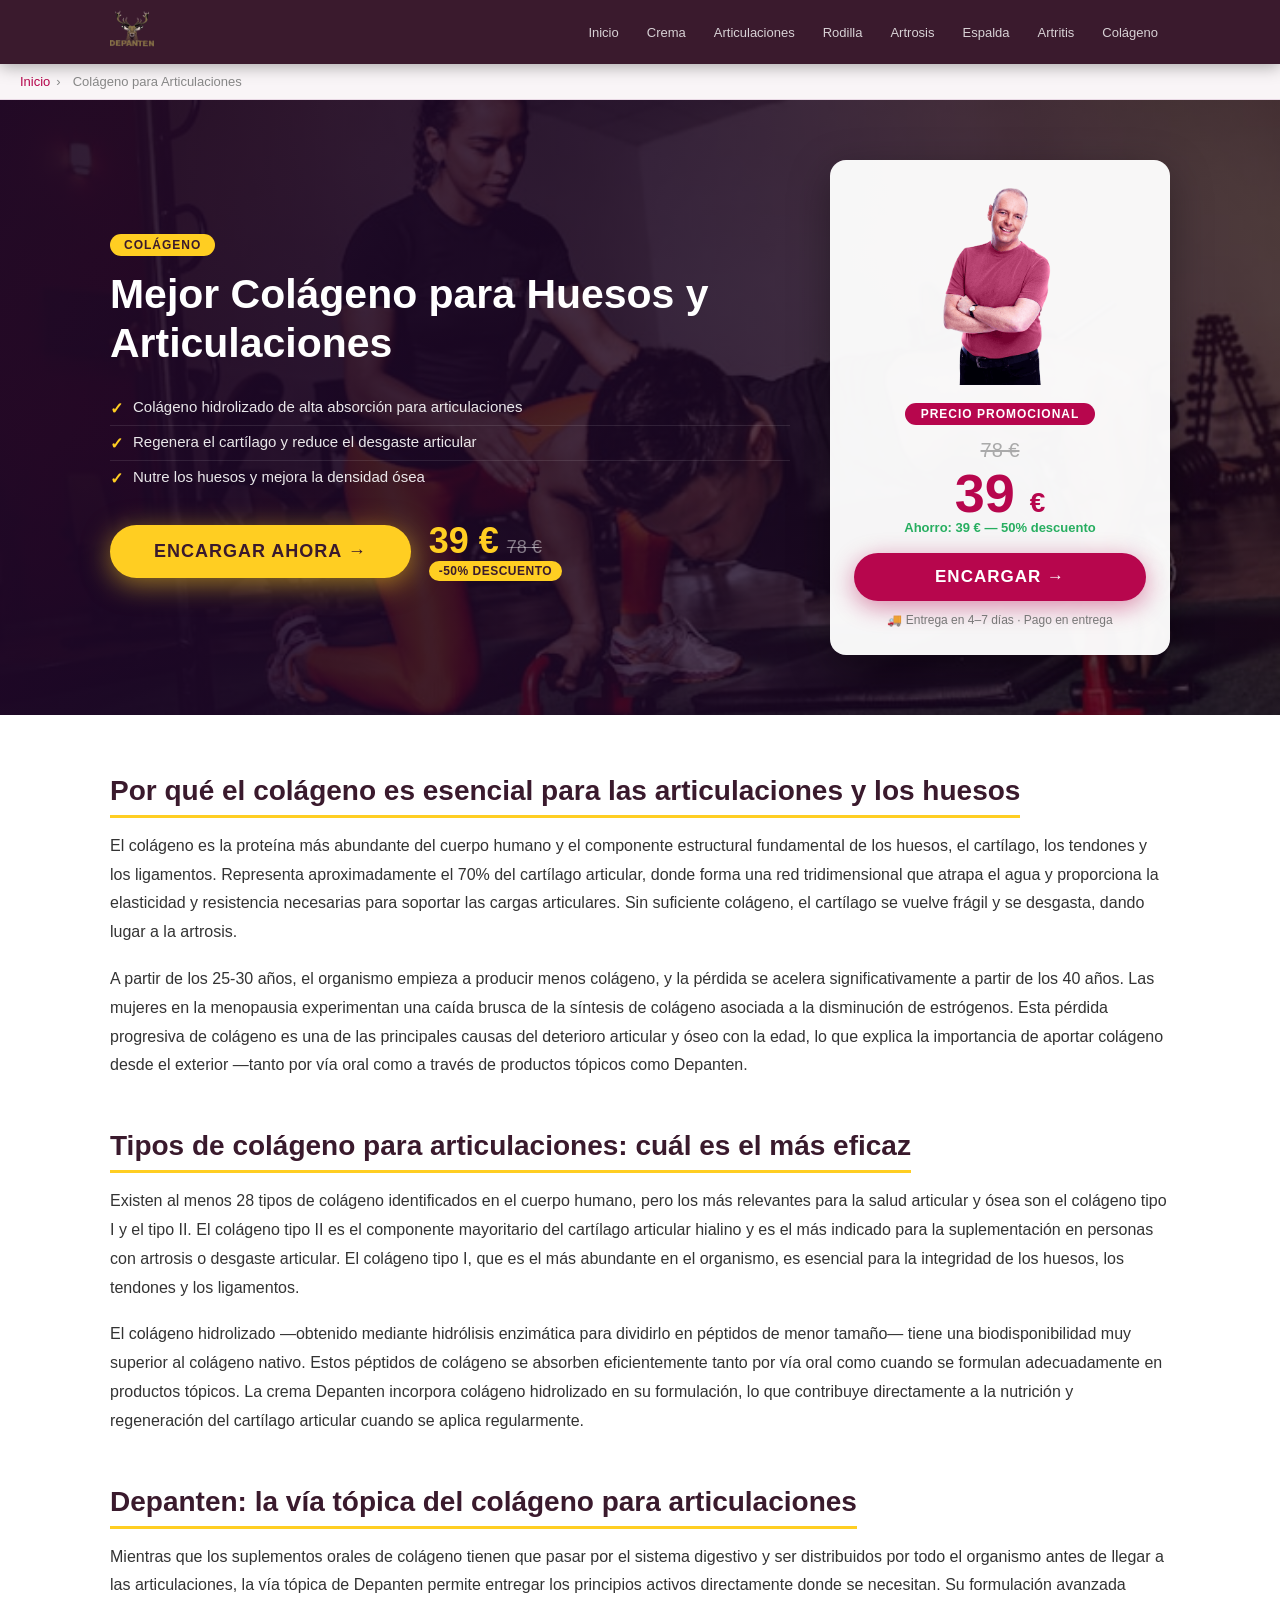
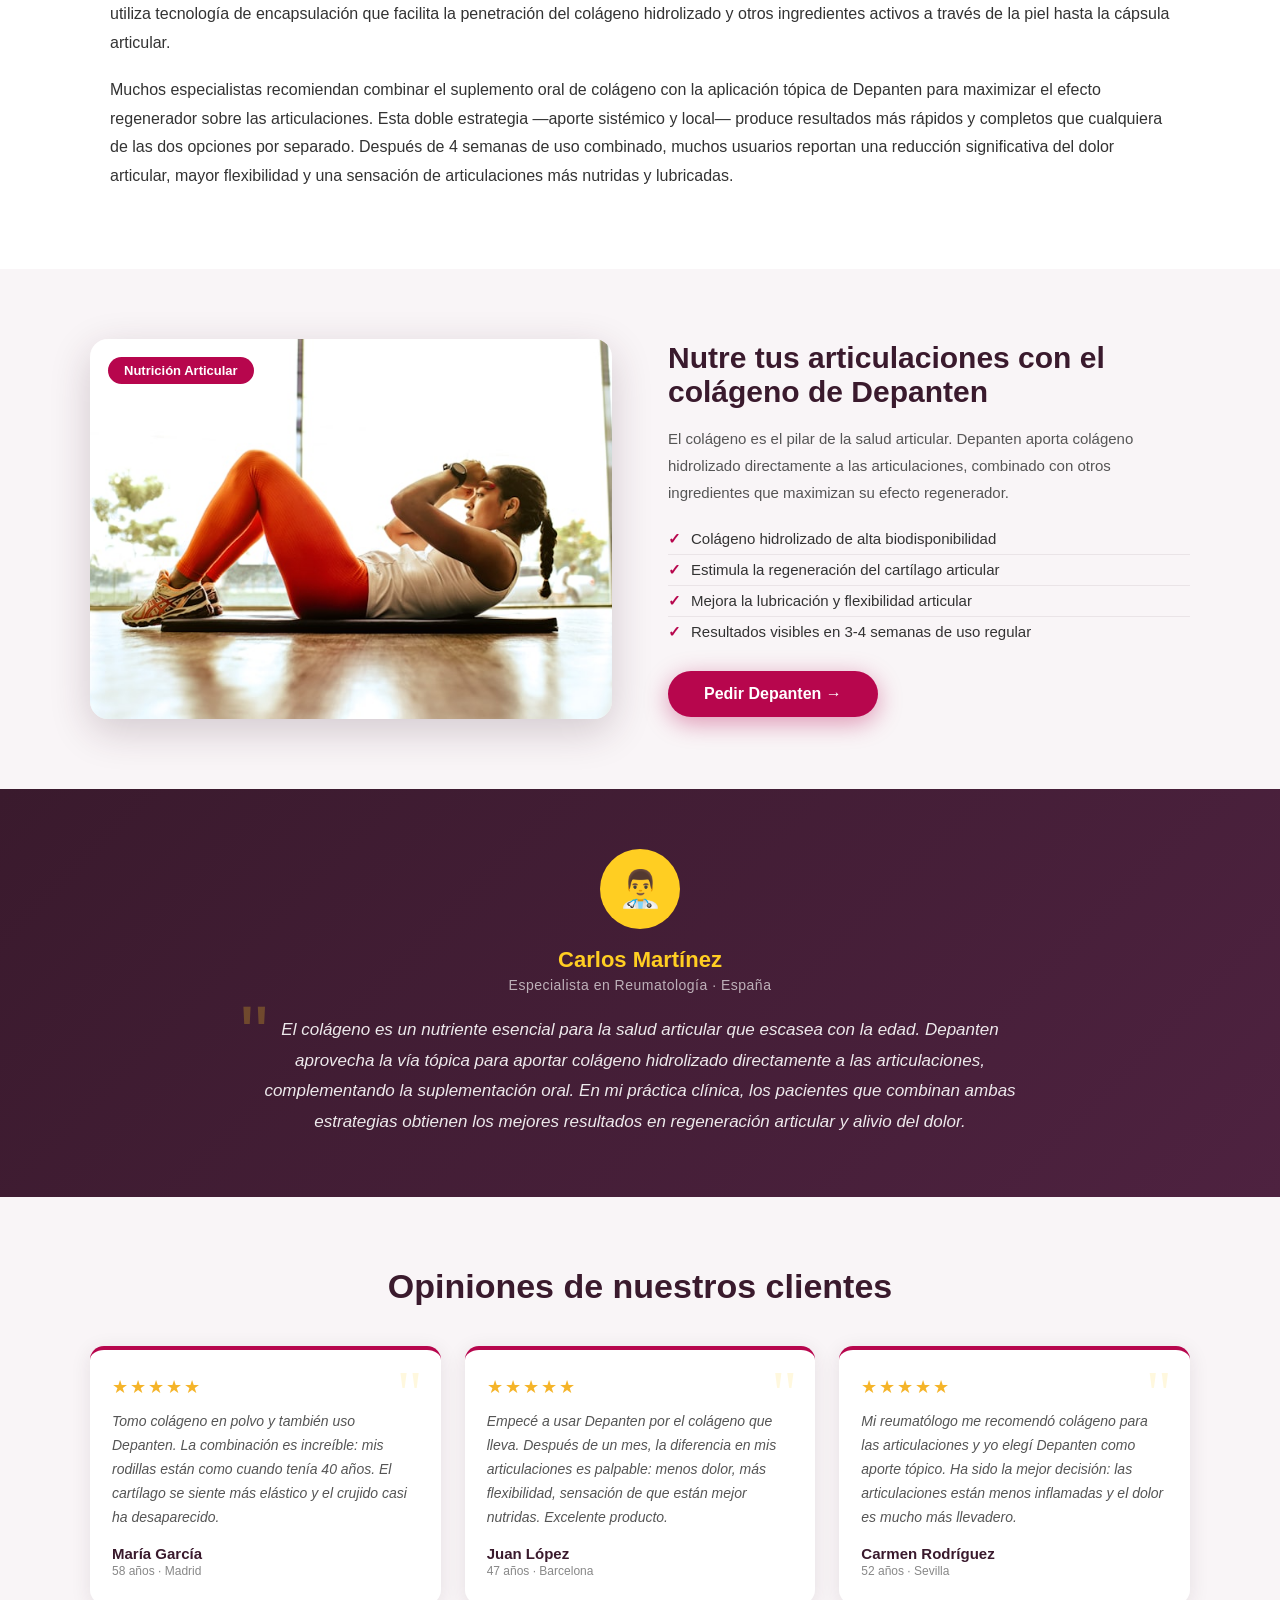
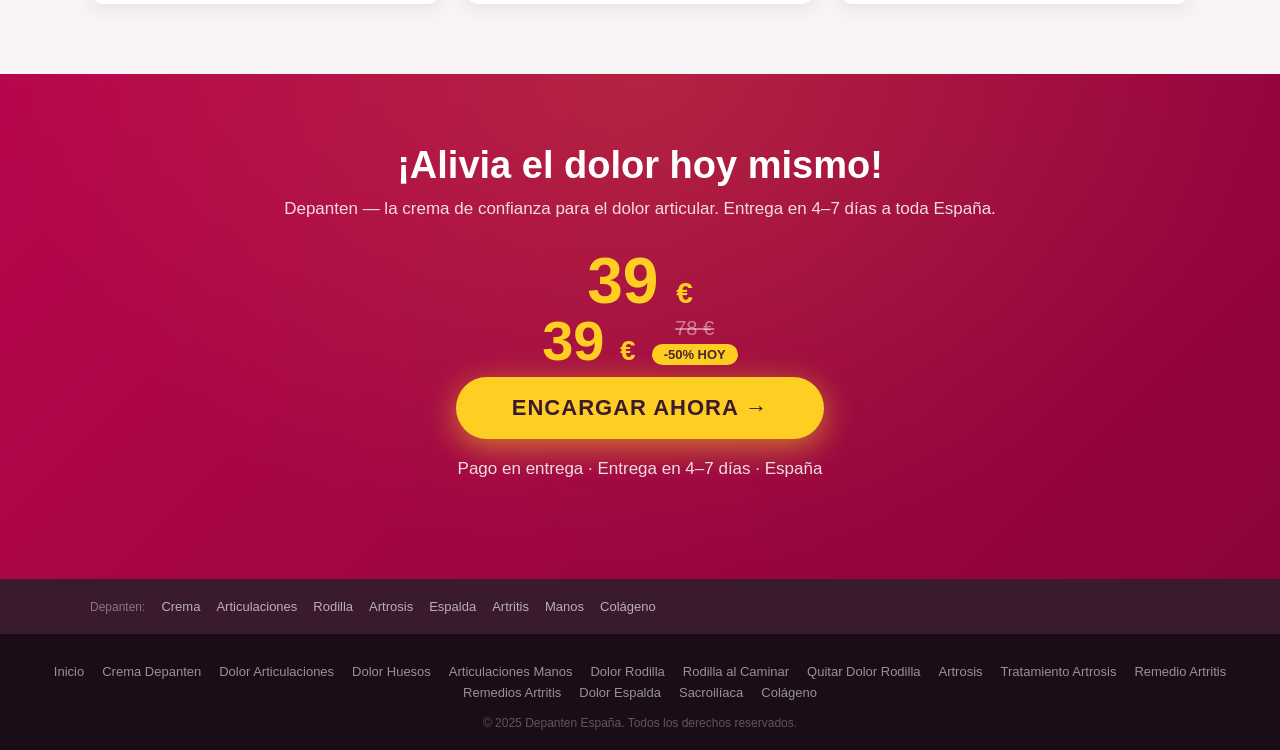
<file: colageno-articulaciones.html>
<!DOCTYPE html>
<html lang="es" dir="ltr">
<head>
  <meta name="viewport" content="width=device-width, initial-scale=1">
  <meta content="text/html; charset=utf-8" http-equiv="Content-Type">
  <title>Mejor Colágeno para Huesos y Articulaciones | Depanten España</title>
  <meta name="description" content="Descubre el mejor colágeno para huesos y articulaciones. Depanten combina colágeno hidrolizado con ingredientes naturales para regenerar el cartílago y aliviar el dolor."/>
  <link rel="canonical" href="https://depanten.es/colageno-articulaciones.html"/>
  <link href="favicon.ico" rel="icon">
  <link href="css/inner.css" media="all" rel="stylesheet">
</head>
<body>

<!-- HEADER -->
<header class="i-header">
  <div class="i-header-inner">
    <a href="index.html" class="i-logo"><img src="images/log1.png" alt="Depanten España"/></a>
    <nav class="i-nav">
      <a href="index.html">Inicio</a>
      <a href="crema-depanten.html">Crema</a>
      <a href="dolor-articulaciones.html">Articulaciones</a>
      <a href="dolor-rodilla.html">Rodilla</a>
      <a href="artrosis.html">Artrosis</a>
      <a href="dolor-espalda.html">Espalda</a>
      <a href="remedio-artritis.html">Artritis</a>
      <a href="colageno-articulaciones.html">Colágeno</a>
    </nav>
  </div>
</header>

<!-- BREADCRUMBS -->
<div class="breadcrumbs">
  <a href="index.html">Inicio</a><span>›</span><span>Colágeno para Articulaciones</span>
</div>

<!-- HERO -->
<section class="i-hero" style="background-image:url('photos/elderly-active.jpg');">
  <div class="i-hero-overlay"></div>
  <div class="i-hero-inner">
    <div class="i-hero-content">
      <div class="i-hero-badge">Colágeno</div>
      <h1>Mejor Colágeno para Huesos y Articulaciones</h1>
      <ul class="i-benefits">
        <li>Colágeno hidrolizado de alta absorción para articulaciones</li>
        <li>Regenera el cartílago y reduce el desgaste articular</li>
        <li>Nutre los huesos y mejora la densidad ósea</li>
      </ul>
      <div style="display:flex;align-items:center;gap:18px;flex-wrap:wrap;margin-top:4px;">
      <a href="https://order.depanten.es/" class="i-hero-btn">ENCARGAR AHORA →</a>
      <div style="display:flex;flex-direction:column;align-items:flex-start;gap:2px;">
        <div style="display:flex;align-items:baseline;gap:8px;">
          <span style="font-size:36px;font-weight:900;color:#ffce22;line-height:1;">39 €</span>
          <span style="font-size:18px;color:rgba(255,255,255,0.45);text-decoration:line-through;">78 €</span>
        </div>
        <span style="background:#ffce22;color:#3a1a2d;font-weight:900;font-size:12px;padding:3px 10px;border-radius:20px;letter-spacing:0.5px;">-50% DESCUENTO</span>
      </div>
    </div>
    </div>
    <div class="i-price-card">
      <img src="images/u1.png" alt="Depanten crema" class="prod-img"/>
      <div class="i-promo-label">PRECIO PROMOCIONAL</div>
      <div class="i-price-old">78 €</div>
      <div class="i-price-new">39 <span>€</span></div>
      <div class="i-price-save">Ahorro: 39 € — 50% descuento</div>
      <a href="https://order.depanten.es/" class="i-card-btn">ENCARGAR →</a>
      <p class="i-delivery">🚚 Entrega en 4–7 días · Pago en entrega</p>
    </div>
  </div>
</section>

<!-- CONTENT -->
<section class="i-content">
  <h2>Por qué el colágeno es esencial para las articulaciones y los huesos</h2>
  <p>El colágeno es la proteína más abundante del cuerpo humano y el componente estructural fundamental de los huesos, el cartílago, los tendones y los ligamentos. Representa aproximadamente el 70% del cartílago articular, donde forma una red tridimensional que atrapa el agua y proporciona la elasticidad y resistencia necesarias para soportar las cargas articulares. Sin suficiente colágeno, el cartílago se vuelve frágil y se desgasta, dando lugar a la artrosis.</p>
  <p>A partir de los 25-30 años, el organismo empieza a producir menos colágeno, y la pérdida se acelera significativamente a partir de los 40 años. Las mujeres en la menopausia experimentan una caída brusca de la síntesis de colágeno asociada a la disminución de estrógenos. Esta pérdida progresiva de colágeno es una de las principales causas del deterioro articular y óseo con la edad, lo que explica la importancia de aportar colágeno desde el exterior —tanto por vía oral como a través de productos tópicos como Depanten.</p>

  <h2>Tipos de colágeno para articulaciones: cuál es el más eficaz</h2>
  <p>Existen al menos 28 tipos de colágeno identificados en el cuerpo humano, pero los más relevantes para la salud articular y ósea son el colágeno tipo I y el tipo II. El colágeno tipo II es el componente mayoritario del cartílago articular hialino y es el más indicado para la suplementación en personas con artrosis o desgaste articular. El colágeno tipo I, que es el más abundante en el organismo, es esencial para la integridad de los huesos, los tendones y los ligamentos.</p>
  <p>El colágeno hidrolizado —obtenido mediante hidrólisis enzimática para dividirlo en péptidos de menor tamaño— tiene una biodisponibilidad muy superior al colágeno nativo. Estos péptidos de colágeno se absorben eficientemente tanto por vía oral como cuando se formulan adecuadamente en productos tópicos. La crema Depanten incorpora colágeno hidrolizado en su formulación, lo que contribuye directamente a la nutrición y regeneración del cartílago articular cuando se aplica regularmente.</p>

  <h2>Depanten: la vía tópica del colágeno para articulaciones</h2>
  <p>Mientras que los suplementos orales de colágeno tienen que pasar por el sistema digestivo y ser distribuidos por todo el organismo antes de llegar a las articulaciones, la vía tópica de Depanten permite entregar los principios activos directamente donde se necesitan. Su formulación avanzada utiliza tecnología de encapsulación que facilita la penetración del colágeno hidrolizado y otros ingredientes activos a través de la piel hasta la cápsula articular.</p>
  <p>Muchos especialistas recomiendan combinar el suplemento oral de colágeno con la aplicación tópica de Depanten para maximizar el efecto regenerador sobre las articulaciones. Esta doble estrategia —aporte sistémico y local— produce resultados más rápidos y completos que cualquiera de las dos opciones por separado. Después de 4 semanas de uso combinado, muchos usuarios reportan una reducción significativa del dolor articular, mayor flexibilidad y una sensación de articulaciones más nutridas y lubricadas.</p>
</section>

<!-- PHOTO + TEXT SECTION -->
<section class="i-photo-section bg-light">
  <div class="i-photo-grid">
    <div class="i-photo-img">
      <img src="photos/senior-walking.jpg" alt="Persona mayor caminando activa gracias al colágeno y Depanten"/>
      <div class="i-photo-badge">Nutrición Articular</div>
    </div>
    <div class="i-photo-text">
      <h2>Nutre tus articulaciones con el colágeno de Depanten</h2>
      <p>El colágeno es el pilar de la salud articular. Depanten aporta colágeno hidrolizado directamente a las articulaciones, combinado con otros ingredientes que maximizan su efecto regenerador.</p>
      <ul class="i-photo-checklist">
        <li>Colágeno hidrolizado de alta biodisponibilidad</li>
        <li>Estimula la regeneración del cartílago articular</li>
        <li>Mejora la lubricación y flexibilidad articular</li>
        <li>Resultados visibles en 3-4 semanas de uso regular</li>
      </ul>
      <a href="https://order.depanten.es/" class="i-photo-cta">Pedir Depanten →</a>
    </div>
  </div>
</section>

<!-- EXPERT -->
<section class="i-expert">
  <div class="i-expert-inner">
    <div class="i-expert-avatar">👨‍⚕️</div>
    <div class="i-expert-name">Carlos Martínez</div>
    <div class="i-expert-title">Especialista en Reumatología · España</div>
    <p class="i-expert-quote">El colágeno es un nutriente esencial para la salud articular que escasea con la edad. Depanten aprovecha la vía tópica para aportar colágeno hidrolizado directamente a las articulaciones, complementando la suplementación oral. En mi práctica clínica, los pacientes que combinan ambas estrategias obtienen los mejores resultados en regeneración articular y alivio del dolor.</p>
  </div>
</section>

<!-- TESTIMONIALS -->
<section class="i-reviews">
  <h2 class="i-reviews-title">Opiniones de nuestros clientes</h2>
  <div class="i-reviews-grid">
    <div class="i-review-card">
      <div class="i-rev-stars">★★★★★</div>
      <p class="i-rev-text">Tomo colágeno en polvo y también uso Depanten. La combinación es increíble: mis rodillas están como cuando tenía 40 años. El cartílago se siente más elástico y el crujido casi ha desaparecido.</p>
      <div class="i-rev-author">María García</div>
      <div class="i-rev-meta">58 años · Madrid</div>
    </div>
    <div class="i-review-card">
      <div class="i-rev-stars">★★★★★</div>
      <p class="i-rev-text">Empecé a usar Depanten por el colágeno que lleva. Después de un mes, la diferencia en mis articulaciones es palpable: menos dolor, más flexibilidad, sensación de que están mejor nutridas. Excelente producto.</p>
      <div class="i-rev-author">Juan López</div>
      <div class="i-rev-meta">47 años · Barcelona</div>
    </div>
    <div class="i-review-card">
      <div class="i-rev-stars">★★★★★</div>
      <p class="i-rev-text">Mi reumatólogo me recomendó colágeno para las articulaciones y yo elegí Depanten como aporte tópico. Ha sido la mejor decisión: las articulaciones están menos inflamadas y el dolor es mucho más llevadero.</p>
      <div class="i-rev-author">Carmen Rodríguez</div>
      <div class="i-rev-meta">52 años · Sevilla</div>
    </div>
  </div>
</section>

<!-- FINAL CTA -->
<section class="i-final-cta">
  <h2>¡Alivia el dolor hoy mismo!</h2>
  <p>Depanten — la crema de confianza para el dolor articular. Entrega en 4–7 días a toda España.</p>
  <div class="i-final-price-new">39 <span>€</span></div>
  </div>
  <div style="margin-bottom:8px;display:flex;align-items:center;justify-content:center;gap:16px;">
    <span style="font-size:56px;font-weight:900;color:#ffce22;line-height:1;">39 <span style="font-size:28px;">€</span></span>
    <div>
      <div style="font-size:20px;color:rgba(255,255,255,0.45);text-decoration:line-through;">78 €</div>
      <div style="background:#ffce22;color:#3a1a2d;font-weight:900;font-size:13px;padding:3px 12px;border-radius:20px;margin-top:4px;">-50% HOY</div>
    </div>
  </div>
  <a href="https://order.depanten.es/" class="i-final-btn">ENCARGAR AHORA →</a>
  <p class="i-final-trust">Pago en entrega · Entrega en 4–7 días · España</p>
</section>

<!-- SEO LINKS -->
<div class="i-seo-links">
  <div class="i-seo-links-inner">
    <span>Depanten:</span>
    <a href="crema-depanten.html">Crema</a>
    <a href="dolor-articulaciones.html">Articulaciones</a>
    <a href="dolor-rodilla.html">Rodilla</a>
    <a href="artrosis.html">Artrosis</a>
    <a href="dolor-espalda.html">Espalda</a>
    <a href="remedio-artritis.html">Artritis</a>
    <a href="dolor-articulaciones-manos.html">Manos</a>
    <a href="colageno-articulaciones.html">Colágeno</a>
  </div>
</div>

<!-- FOOTER -->
<footer class="i-footer">
  <nav class="i-footer-links">
    <a href="index.html">Inicio</a>
    <a href="crema-depanten.html">Crema Depanten</a>
    <a href="dolor-articulaciones.html">Dolor Articulaciones</a>
    <a href="dolor-huesos-articulaciones.html">Dolor Huesos</a>
    <a href="dolor-articulaciones-manos.html">Articulaciones Manos</a>
    <a href="dolor-rodilla.html">Dolor Rodilla</a>
    <a href="dolor-rodilla-caminar.html">Rodilla al Caminar</a>
    <a href="como-quitar-dolor-rodilla.html">Quitar Dolor Rodilla</a>
    <a href="artrosis.html">Artrosis</a>
    <a href="tratamiento-artrosis.html">Tratamiento Artrosis</a>
    <a href="remedio-artritis.html">Remedio Artritis</a>
    <a href="remedios-caseros-artritis.html">Remedios Artritis</a>
    <a href="dolor-espalda.html">Dolor Espalda</a>
    <a href="articulacion-sacroiliaca.html">Sacroilíaca</a>
    <a href="colageno-articulaciones.html">Colágeno</a>
  </nav>
  <p class="i-footer-copy">&copy; 2025 Depanten España. Todos los derechos reservados.</p>
</footer>

</body>
</html>
</file>
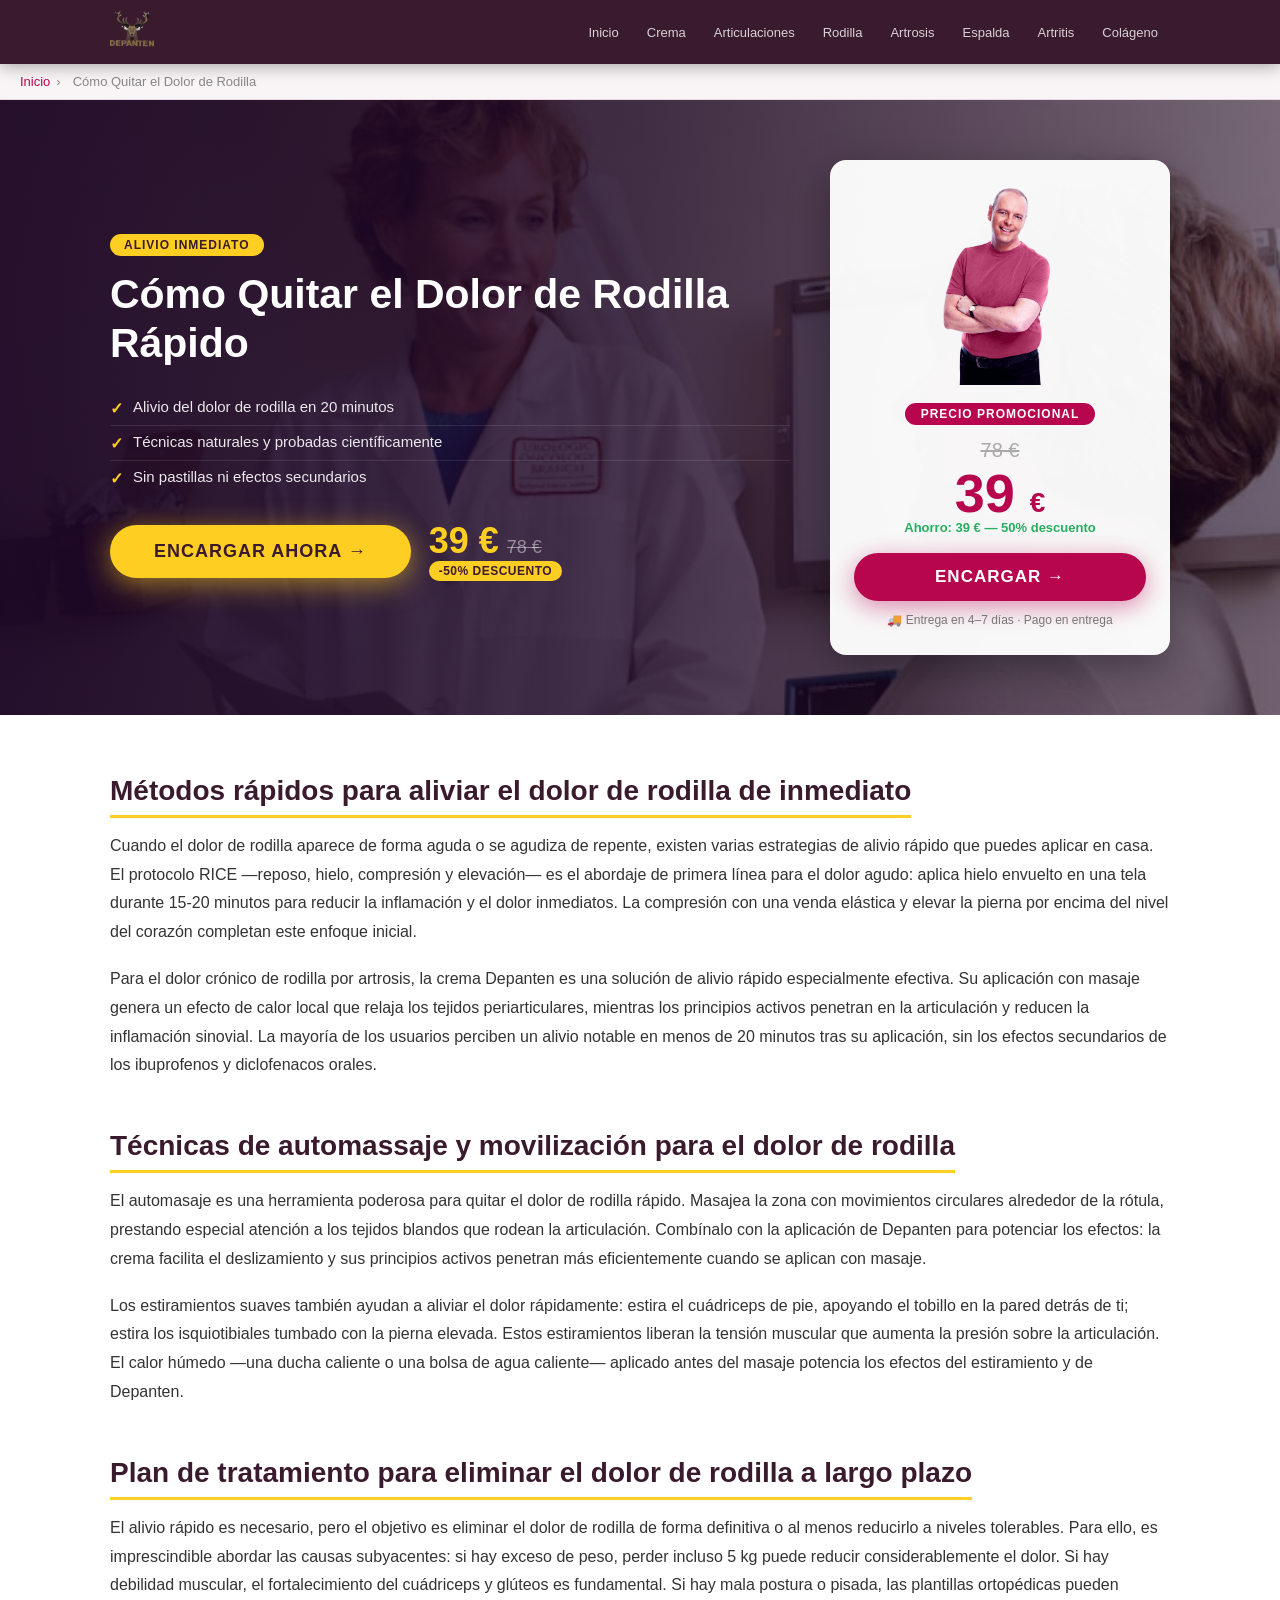
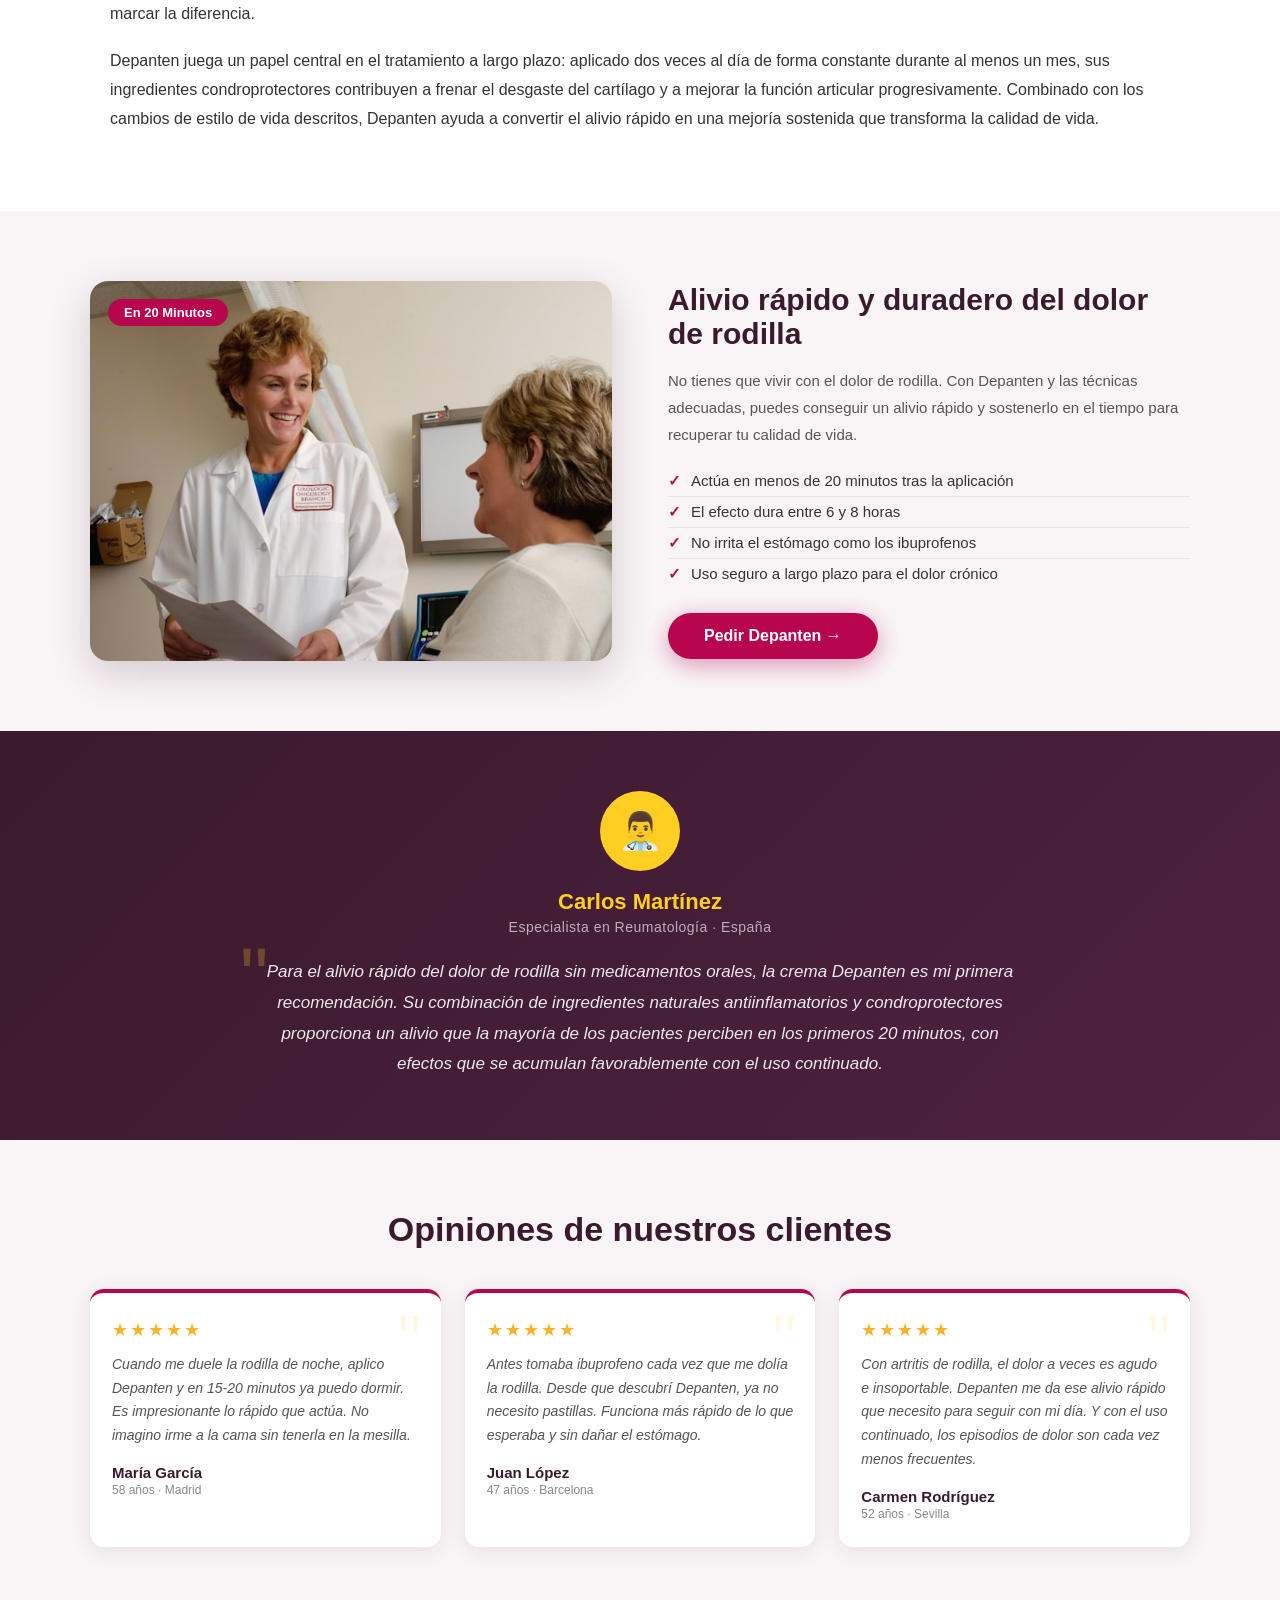
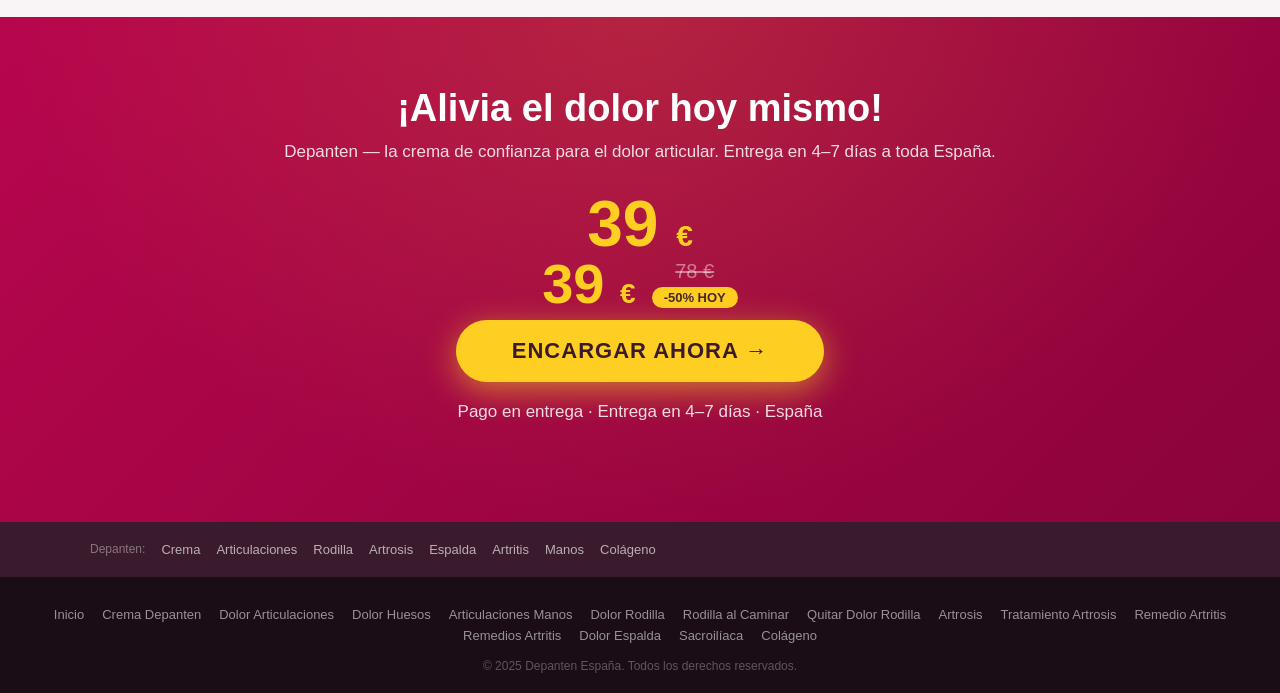
<file: como-quitar-dolor-rodilla.html>
<!DOCTYPE html>
<html lang="es" dir="ltr">
<head>
  <meta name="viewport" content="width=device-width, initial-scale=1">
  <meta content="text/html; charset=utf-8" http-equiv="Content-Type">
  <title>Cómo Quitar el Dolor de Rodilla Rápido | Depanten España</title>
  <meta name="description" content="¿Cómo quitar el dolor de rodilla rápido? Métodos probados para el alivio inmediato. La crema Depanten actúa en 20 minutos sobre el dolor de rodilla."/>
  <link rel="canonical" href="https://depanten.es/como-quitar-dolor-rodilla.html"/>
  <link href="favicon.ico" rel="icon">
  <link href="css/inner.css" media="all" rel="stylesheet">
</head>
<body>

<!-- HEADER -->
<header class="i-header">
  <div class="i-header-inner">
    <a href="index.html" class="i-logo"><img src="images/log1.png" alt="Depanten España"/></a>
    <nav class="i-nav">
      <a href="index.html">Inicio</a>
      <a href="crema-depanten.html">Crema</a>
      <a href="dolor-articulaciones.html">Articulaciones</a>
      <a href="dolor-rodilla.html">Rodilla</a>
      <a href="artrosis.html">Artrosis</a>
      <a href="dolor-espalda.html">Espalda</a>
      <a href="remedio-artritis.html">Artritis</a>
      <a href="colageno-articulaciones.html">Colágeno</a>
    </nav>
  </div>
</header>

<!-- BREADCRUMBS -->
<div class="breadcrumbs">
  <a href="index.html">Inicio</a><span>›</span><span>Cómo Quitar el Dolor de Rodilla</span>
</div>

<!-- HERO -->
<section class="i-hero" style="background-image:url('photos/knee-exam.jpg');">
  <div class="i-hero-overlay"></div>
  <div class="i-hero-inner">
    <div class="i-hero-content">
      <div class="i-hero-badge">Alivio Inmediato</div>
      <h1>Cómo Quitar el Dolor de Rodilla Rápido</h1>
      <ul class="i-benefits">
        <li>Alivio del dolor de rodilla en 20 minutos</li>
        <li>Técnicas naturales y probadas científicamente</li>
        <li>Sin pastillas ni efectos secundarios</li>
      </ul>
      <div style="display:flex;align-items:center;gap:18px;flex-wrap:wrap;margin-top:4px;">
      <a href="https://order.depanten.es/" class="i-hero-btn">ENCARGAR AHORA →</a>
      <div style="display:flex;flex-direction:column;align-items:flex-start;gap:2px;">
        <div style="display:flex;align-items:baseline;gap:8px;">
          <span style="font-size:36px;font-weight:900;color:#ffce22;line-height:1;">39 €</span>
          <span style="font-size:18px;color:rgba(255,255,255,0.45);text-decoration:line-through;">78 €</span>
        </div>
        <span style="background:#ffce22;color:#3a1a2d;font-weight:900;font-size:12px;padding:3px 10px;border-radius:20px;letter-spacing:0.5px;">-50% DESCUENTO</span>
      </div>
    </div>
    </div>
    <div class="i-price-card">
      <img src="images/u1.png" alt="Depanten crema" class="prod-img"/>
      <div class="i-promo-label">PRECIO PROMOCIONAL</div>
      <div class="i-price-old">78 €</div>
      <div class="i-price-new">39 <span>€</span></div>
      <div class="i-price-save">Ahorro: 39 € — 50% descuento</div>
      <a href="https://order.depanten.es/" class="i-card-btn">ENCARGAR →</a>
      <p class="i-delivery">🚚 Entrega en 4–7 días · Pago en entrega</p>
    </div>
  </div>
</section>

<!-- CONTENT -->
<section class="i-content">
  <h2>Métodos rápidos para aliviar el dolor de rodilla de inmediato</h2>
  <p>Cuando el dolor de rodilla aparece de forma aguda o se agudiza de repente, existen varias estrategias de alivio rápido que puedes aplicar en casa. El protocolo RICE —reposo, hielo, compresión y elevación— es el abordaje de primera línea para el dolor agudo: aplica hielo envuelto en una tela durante 15-20 minutos para reducir la inflamación y el dolor inmediatos. La compresión con una venda elástica y elevar la pierna por encima del nivel del corazón completan este enfoque inicial.</p>
  <p>Para el dolor crónico de rodilla por artrosis, la crema Depanten es una solución de alivio rápido especialmente efectiva. Su aplicación con masaje genera un efecto de calor local que relaja los tejidos periarticulares, mientras los principios activos penetran en la articulación y reducen la inflamación sinovial. La mayoría de los usuarios perciben un alivio notable en menos de 20 minutos tras su aplicación, sin los efectos secundarios de los ibuprofenos y diclofenacos orales.</p>

  <h2>Técnicas de automassaje y movilización para el dolor de rodilla</h2>
  <p>El automasaje es una herramienta poderosa para quitar el dolor de rodilla rápido. Masajea la zona con movimientos circulares alrededor de la rótula, prestando especial atención a los tejidos blandos que rodean la articulación. Combínalo con la aplicación de Depanten para potenciar los efectos: la crema facilita el deslizamiento y sus principios activos penetran más eficientemente cuando se aplican con masaje.</p>
  <p>Los estiramientos suaves también ayudan a aliviar el dolor rápidamente: estira el cuádriceps de pie, apoyando el tobillo en la pared detrás de ti; estira los isquiotibiales tumbado con la pierna elevada. Estos estiramientos liberan la tensión muscular que aumenta la presión sobre la articulación. El calor húmedo —una ducha caliente o una bolsa de agua caliente— aplicado antes del masaje potencia los efectos del estiramiento y de Depanten.</p>

  <h2>Plan de tratamiento para eliminar el dolor de rodilla a largo plazo</h2>
  <p>El alivio rápido es necesario, pero el objetivo es eliminar el dolor de rodilla de forma definitiva o al menos reducirlo a niveles tolerables. Para ello, es imprescindible abordar las causas subyacentes: si hay exceso de peso, perder incluso 5 kg puede reducir considerablemente el dolor. Si hay debilidad muscular, el fortalecimiento del cuádriceps y glúteos es fundamental. Si hay mala postura o pisada, las plantillas ortopédicas pueden marcar la diferencia.</p>
  <p>Depanten juega un papel central en el tratamiento a largo plazo: aplicado dos veces al día de forma constante durante al menos un mes, sus ingredientes condroprotectores contribuyen a frenar el desgaste del cartílago y a mejorar la función articular progresivamente. Combinado con los cambios de estilo de vida descritos, Depanten ayuda a convertir el alivio rápido en una mejoría sostenida que transforma la calidad de vida.</p>
</section>

<!-- PHOTO + TEXT SECTION -->
<section class="i-photo-section bg-light">
  <div class="i-photo-grid">
    <div class="i-photo-img">
      <img src="photos/knee.jpg" alt="Rodilla aliviada del dolor con tratamiento natural"/>
      <div class="i-photo-badge">En 20 Minutos</div>
    </div>
    <div class="i-photo-text">
      <h2>Alivio rápido y duradero del dolor de rodilla</h2>
      <p>No tienes que vivir con el dolor de rodilla. Con Depanten y las técnicas adecuadas, puedes conseguir un alivio rápido y sostenerlo en el tiempo para recuperar tu calidad de vida.</p>
      <ul class="i-photo-checklist">
        <li>Actúa en menos de 20 minutos tras la aplicación</li>
        <li>El efecto dura entre 6 y 8 horas</li>
        <li>No irrita el estómago como los ibuprofenos</li>
        <li>Uso seguro a largo plazo para el dolor crónico</li>
      </ul>
      <a href="https://order.depanten.es/" class="i-photo-cta">Pedir Depanten →</a>
    </div>
  </div>
</section>

<!-- EXPERT -->
<section class="i-expert">
  <div class="i-expert-inner">
    <div class="i-expert-avatar">👨‍⚕️</div>
    <div class="i-expert-name">Carlos Martínez</div>
    <div class="i-expert-title">Especialista en Reumatología · España</div>
    <p class="i-expert-quote">Para el alivio rápido del dolor de rodilla sin medicamentos orales, la crema Depanten es mi primera recomendación. Su combinación de ingredientes naturales antiinflamatorios y condroprotectores proporciona un alivio que la mayoría de los pacientes perciben en los primeros 20 minutos, con efectos que se acumulan favorablemente con el uso continuado.</p>
  </div>
</section>

<!-- TESTIMONIALS -->
<section class="i-reviews">
  <h2 class="i-reviews-title">Opiniones de nuestros clientes</h2>
  <div class="i-reviews-grid">
    <div class="i-review-card">
      <div class="i-rev-stars">★★★★★</div>
      <p class="i-rev-text">Cuando me duele la rodilla de noche, aplico Depanten y en 15-20 minutos ya puedo dormir. Es impresionante lo rápido que actúa. No imagino irme a la cama sin tenerla en la mesilla.</p>
      <div class="i-rev-author">María García</div>
      <div class="i-rev-meta">58 años · Madrid</div>
    </div>
    <div class="i-review-card">
      <div class="i-rev-stars">★★★★★</div>
      <p class="i-rev-text">Antes tomaba ibuprofeno cada vez que me dolía la rodilla. Desde que descubrí Depanten, ya no necesito pastillas. Funciona más rápido de lo que esperaba y sin dañar el estómago.</p>
      <div class="i-rev-author">Juan López</div>
      <div class="i-rev-meta">47 años · Barcelona</div>
    </div>
    <div class="i-review-card">
      <div class="i-rev-stars">★★★★★</div>
      <p class="i-rev-text">Con artritis de rodilla, el dolor a veces es agudo e insoportable. Depanten me da ese alivio rápido que necesito para seguir con mi día. Y con el uso continuado, los episodios de dolor son cada vez menos frecuentes.</p>
      <div class="i-rev-author">Carmen Rodríguez</div>
      <div class="i-rev-meta">52 años · Sevilla</div>
    </div>
  </div>
</section>

<!-- FINAL CTA -->
<section class="i-final-cta">
  <h2>¡Alivia el dolor hoy mismo!</h2>
  <p>Depanten — la crema de confianza para el dolor articular. Entrega en 4–7 días a toda España.</p>
  <div class="i-final-price-new">39 <span>€</span></div>
  </div>
  <div style="margin-bottom:8px;display:flex;align-items:center;justify-content:center;gap:16px;">
    <span style="font-size:56px;font-weight:900;color:#ffce22;line-height:1;">39 <span style="font-size:28px;">€</span></span>
    <div>
      <div style="font-size:20px;color:rgba(255,255,255,0.45);text-decoration:line-through;">78 €</div>
      <div style="background:#ffce22;color:#3a1a2d;font-weight:900;font-size:13px;padding:3px 12px;border-radius:20px;margin-top:4px;">-50% HOY</div>
    </div>
  </div>
  <a href="https://order.depanten.es/" class="i-final-btn">ENCARGAR AHORA →</a>
  <p class="i-final-trust">Pago en entrega · Entrega en 4–7 días · España</p>
</section>

<!-- SEO LINKS -->
<div class="i-seo-links">
  <div class="i-seo-links-inner">
    <span>Depanten:</span>
    <a href="crema-depanten.html">Crema</a>
    <a href="dolor-articulaciones.html">Articulaciones</a>
    <a href="dolor-rodilla.html">Rodilla</a>
    <a href="artrosis.html">Artrosis</a>
    <a href="dolor-espalda.html">Espalda</a>
    <a href="remedio-artritis.html">Artritis</a>
    <a href="dolor-articulaciones-manos.html">Manos</a>
    <a href="colageno-articulaciones.html">Colágeno</a>
  </div>
</div>

<!-- FOOTER -->
<footer class="i-footer">
  <nav class="i-footer-links">
    <a href="index.html">Inicio</a>
    <a href="crema-depanten.html">Crema Depanten</a>
    <a href="dolor-articulaciones.html">Dolor Articulaciones</a>
    <a href="dolor-huesos-articulaciones.html">Dolor Huesos</a>
    <a href="dolor-articulaciones-manos.html">Articulaciones Manos</a>
    <a href="dolor-rodilla.html">Dolor Rodilla</a>
    <a href="dolor-rodilla-caminar.html">Rodilla al Caminar</a>
    <a href="como-quitar-dolor-rodilla.html">Quitar Dolor Rodilla</a>
    <a href="artrosis.html">Artrosis</a>
    <a href="tratamiento-artrosis.html">Tratamiento Artrosis</a>
    <a href="remedio-artritis.html">Remedio Artritis</a>
    <a href="remedios-caseros-artritis.html">Remedios Artritis</a>
    <a href="dolor-espalda.html">Dolor Espalda</a>
    <a href="articulacion-sacroiliaca.html">Sacroilíaca</a>
    <a href="colageno-articulaciones.html">Colágeno</a>
  </nav>
  <p class="i-footer-copy">&copy; 2025 Depanten España. Todos los derechos reservados.</p>
</footer>

</body>
</html>
</file>
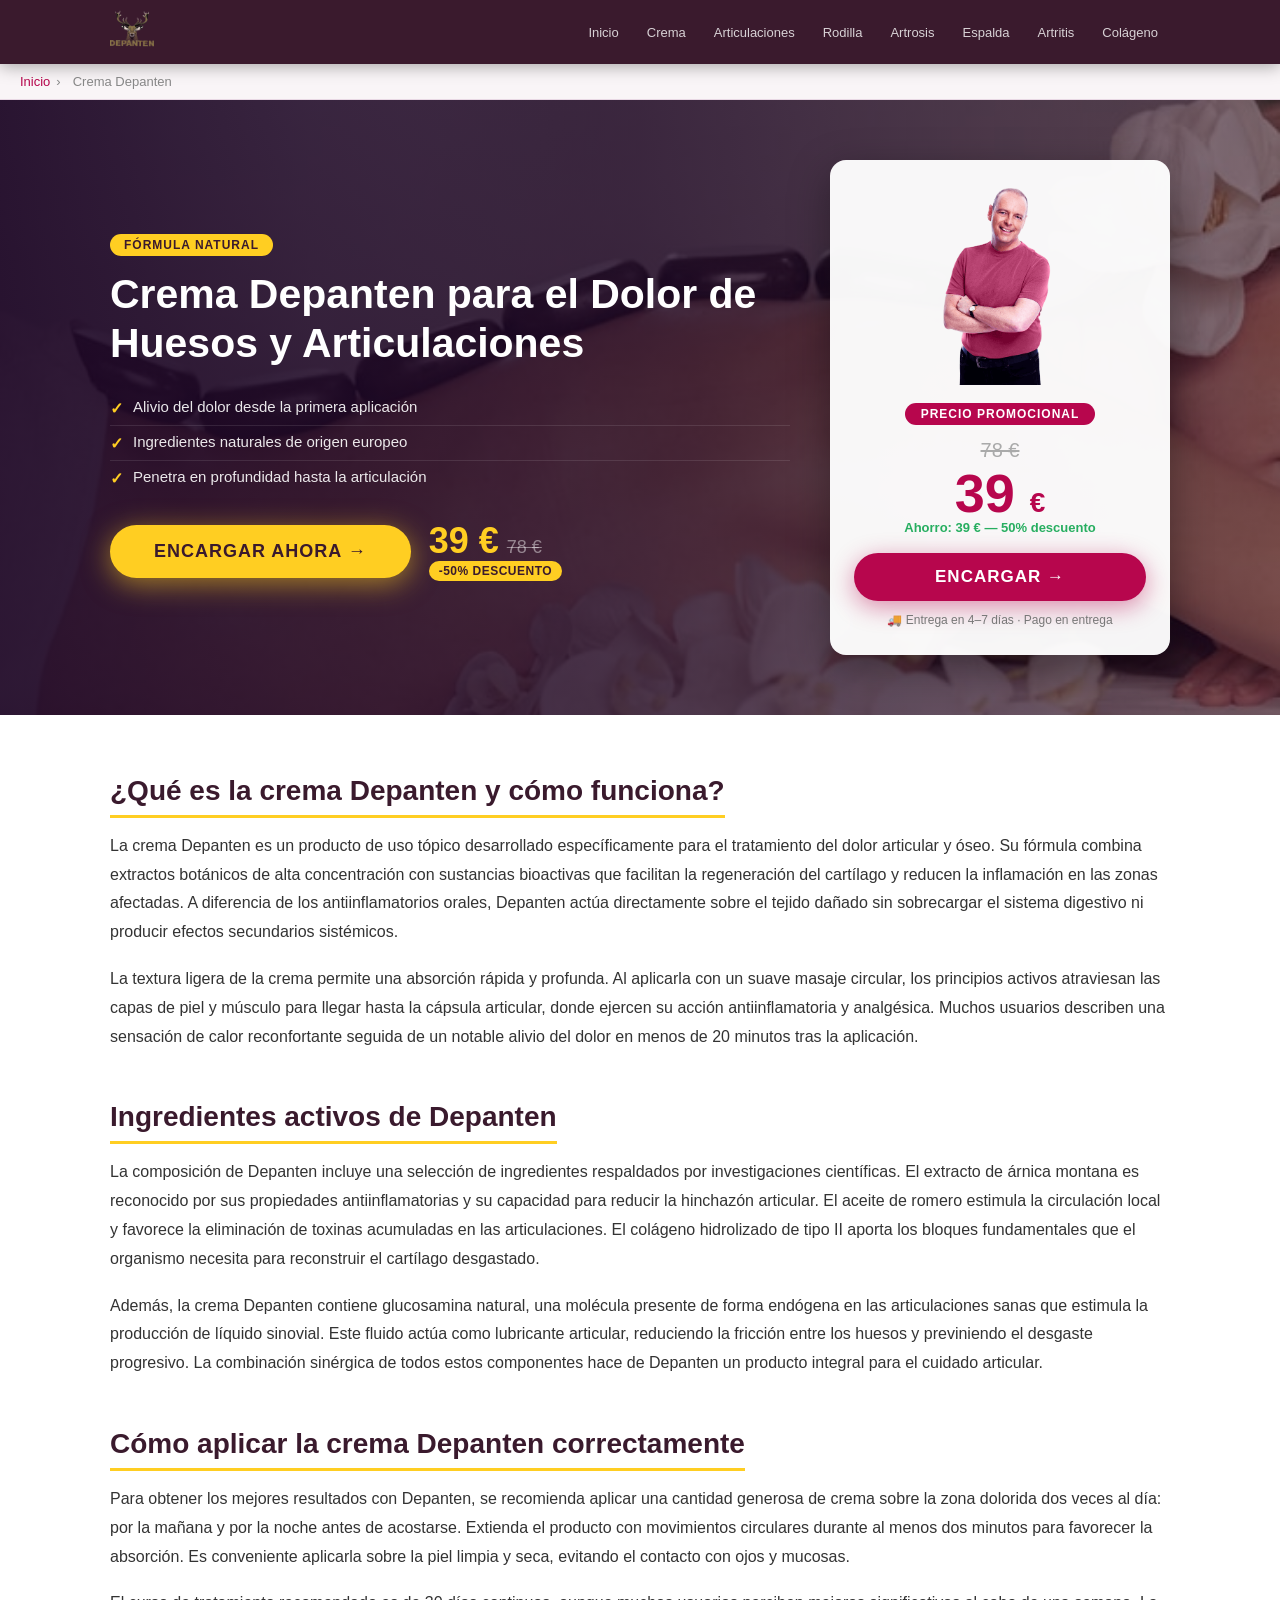
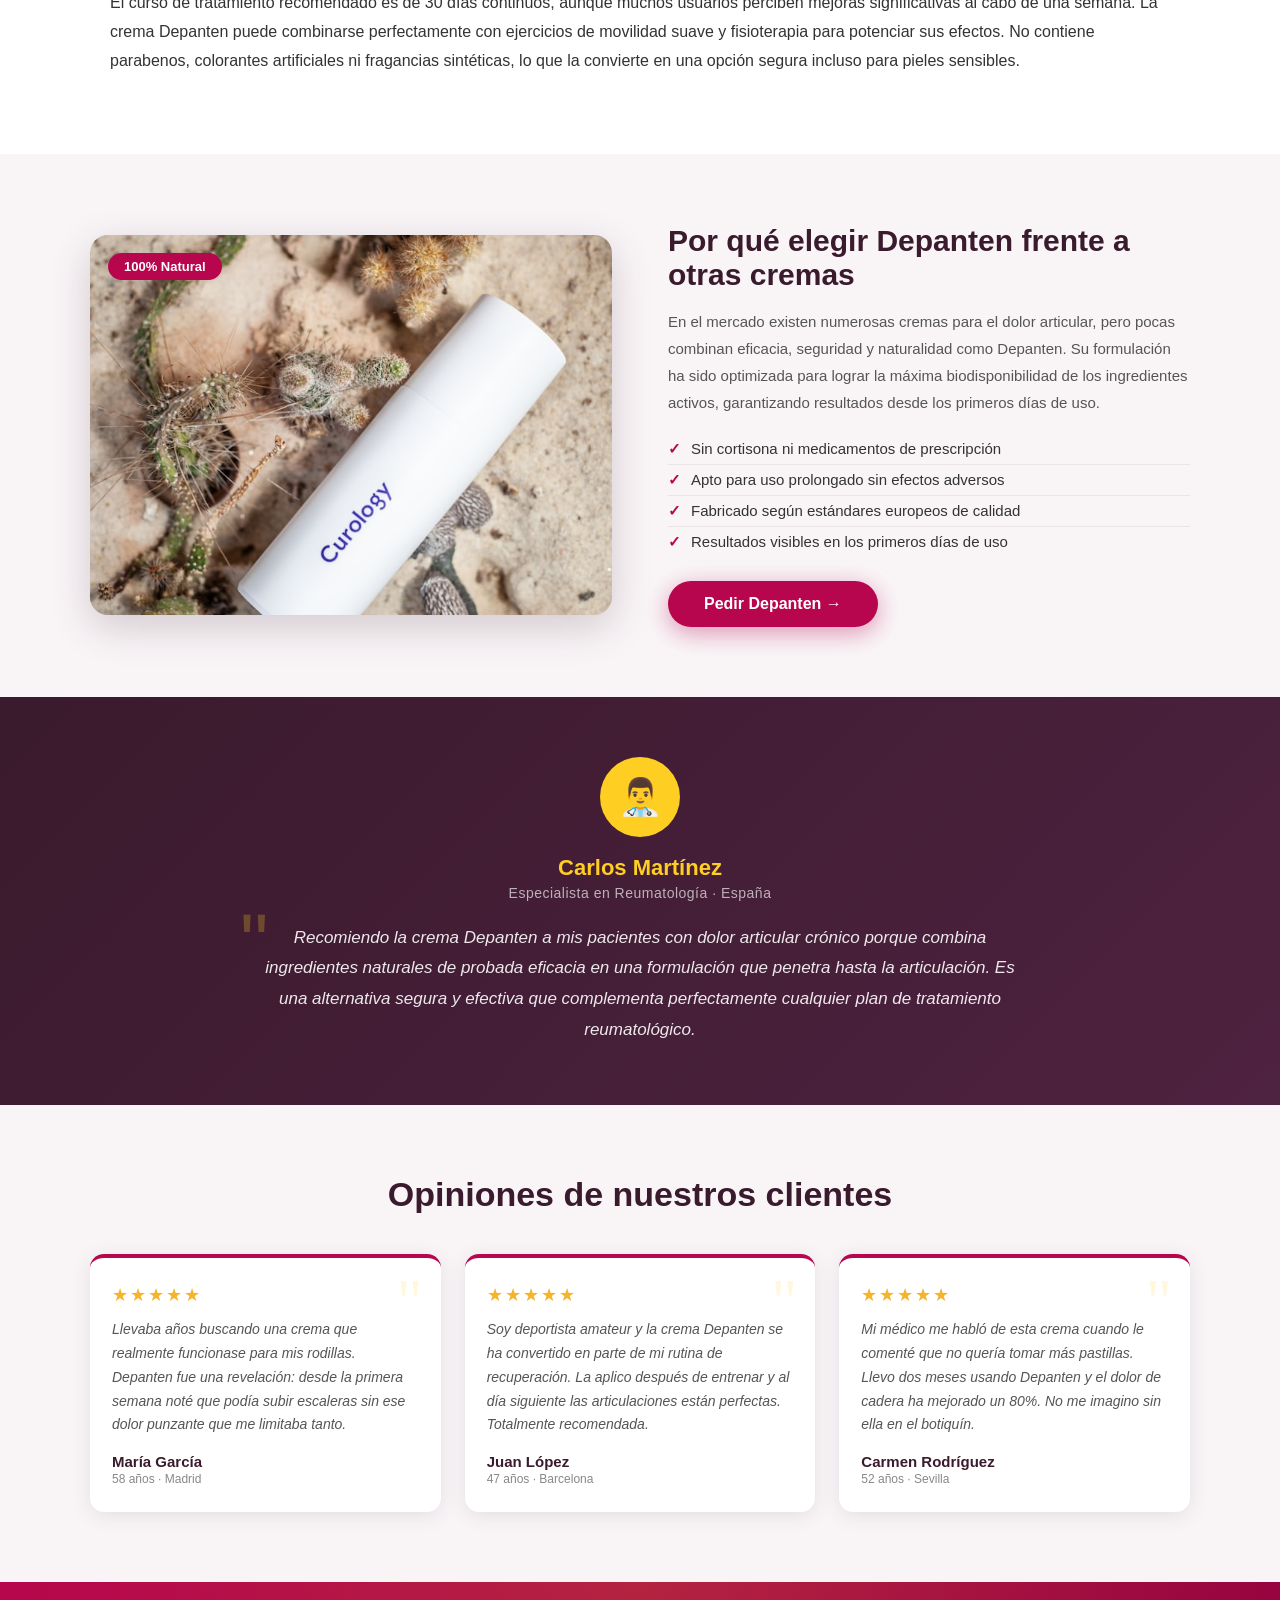
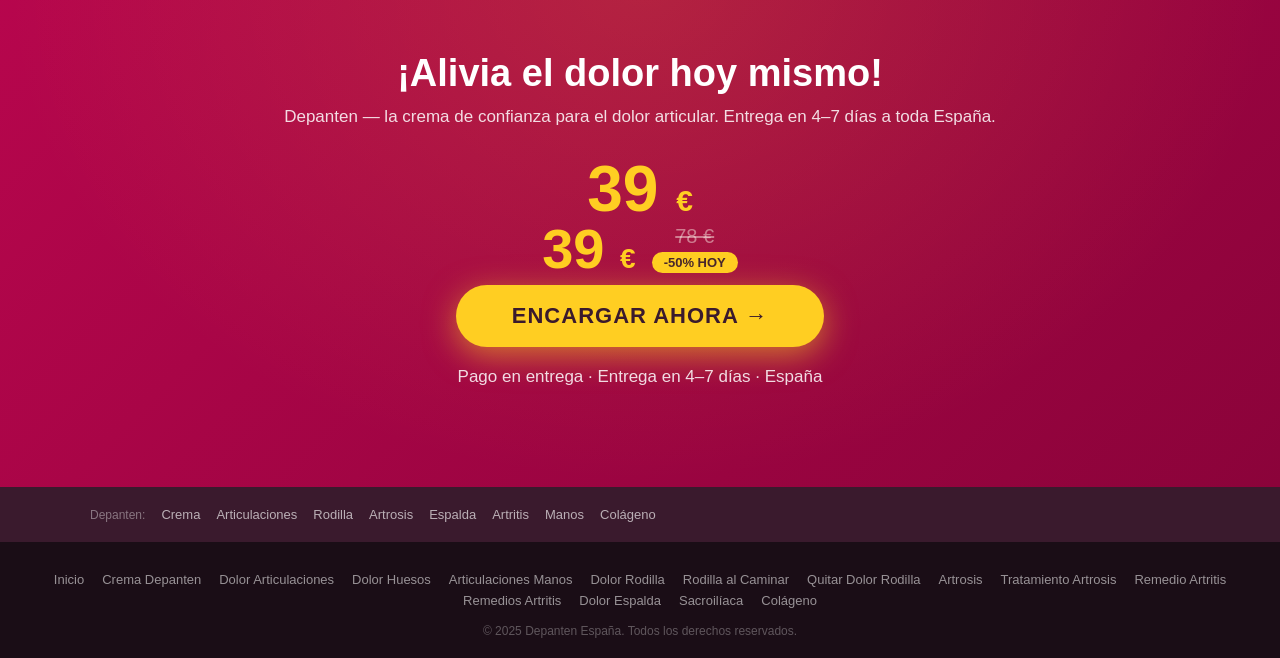
<file: crema-depanten.html>
<!DOCTYPE html>
<html lang="es" dir="ltr">
<head>
  <meta name="viewport" content="width=device-width, initial-scale=1">
  <meta content="text/html; charset=utf-8" http-equiv="Content-Type">
  <title>Crema Depanten para el Dolor de Huesos y Articulaciones | Depanten España</title>
  <meta name="description" content="Descubre la crema Depanten: fórmula natural para aliviar el dolor de huesos y articulaciones. Ingredientes activos de alta eficacia. Entrega en 4–7 días."/>
  <link rel="canonical" href="https://depanten.es/crema-depanten.html"/>
  <link href="favicon.ico" rel="icon">
  <link href="css/inner.css" media="all" rel="stylesheet">
</head>
<body>

<!-- HEADER -->
<header class="i-header">
  <div class="i-header-inner">
    <a href="index.html" class="i-logo"><img src="images/log1.png" alt="Depanten España"/></a>
    <nav class="i-nav">
      <a href="index.html">Inicio</a>
      <a href="crema-depanten.html">Crema</a>
      <a href="dolor-articulaciones.html">Articulaciones</a>
      <a href="dolor-rodilla.html">Rodilla</a>
      <a href="artrosis.html">Artrosis</a>
      <a href="dolor-espalda.html">Espalda</a>
      <a href="remedio-artritis.html">Artritis</a>
      <a href="colageno-articulaciones.html">Colágeno</a>
    </nav>
  </div>
</header>

<!-- BREADCRUMBS -->
<div class="breadcrumbs">
  <a href="index.html">Inicio</a><span>›</span><span>Crema Depanten</span>
</div>

<!-- HERO -->
<section class="i-hero" style="background-image:url('photos/cream-apply.jpg');">
  <div class="i-hero-overlay"></div>
  <div class="i-hero-inner">
    <div class="i-hero-content">
      <div class="i-hero-badge">Fórmula Natural</div>
      <h1>Crema Depanten para el Dolor de Huesos y Articulaciones</h1>
      <ul class="i-benefits">
        <li>Alivio del dolor desde la primera aplicación</li>
        <li>Ingredientes naturales de origen europeo</li>
        <li>Penetra en profundidad hasta la articulación</li>
      </ul>
      <div style="display:flex;align-items:center;gap:18px;flex-wrap:wrap;margin-top:4px;">
      <a href="https://order.depanten.es/" class="i-hero-btn">ENCARGAR AHORA →</a>
      <div style="display:flex;flex-direction:column;align-items:flex-start;gap:2px;">
        <div style="display:flex;align-items:baseline;gap:8px;">
          <span style="font-size:36px;font-weight:900;color:#ffce22;line-height:1;">39 €</span>
          <span style="font-size:18px;color:rgba(255,255,255,0.45);text-decoration:line-through;">78 €</span>
        </div>
        <span style="background:#ffce22;color:#3a1a2d;font-weight:900;font-size:12px;padding:3px 10px;border-radius:20px;letter-spacing:0.5px;">-50% DESCUENTO</span>
      </div>
    </div>
    </div>
    <div class="i-price-card">
      <img src="images/u1.png" alt="Depanten crema" class="prod-img"/>
      <div class="i-promo-label">PRECIO PROMOCIONAL</div>
      <div class="i-price-old">78 €</div>
      <div class="i-price-new">39 <span>€</span></div>
      <div class="i-price-save">Ahorro: 39 € — 50% descuento</div>
      <a href="https://order.depanten.es/" class="i-card-btn">ENCARGAR →</a>
      <p class="i-delivery">🚚 Entrega en 4–7 días · Pago en entrega</p>
    </div>
  </div>
</section>

<!-- CONTENT -->
<section class="i-content">
  <h2>¿Qué es la crema Depanten y cómo funciona?</h2>
  <p>La crema Depanten es un producto de uso tópico desarrollado específicamente para el tratamiento del dolor articular y óseo. Su fórmula combina extractos botánicos de alta concentración con sustancias bioactivas que facilitan la regeneración del cartílago y reducen la inflamación en las zonas afectadas. A diferencia de los antiinflamatorios orales, Depanten actúa directamente sobre el tejido dañado sin sobrecargar el sistema digestivo ni producir efectos secundarios sistémicos.</p>
  <p>La textura ligera de la crema permite una absorción rápida y profunda. Al aplicarla con un suave masaje circular, los principios activos atraviesan las capas de piel y músculo para llegar hasta la cápsula articular, donde ejercen su acción antiinflamatoria y analgésica. Muchos usuarios describen una sensación de calor reconfortante seguida de un notable alivio del dolor en menos de 20 minutos tras la aplicación.</p>

  <h2>Ingredientes activos de Depanten</h2>
  <p>La composición de Depanten incluye una selección de ingredientes respaldados por investigaciones científicas. El extracto de árnica montana es reconocido por sus propiedades antiinflamatorias y su capacidad para reducir la hinchazón articular. El aceite de romero estimula la circulación local y favorece la eliminación de toxinas acumuladas en las articulaciones. El colágeno hidrolizado de tipo II aporta los bloques fundamentales que el organismo necesita para reconstruir el cartílago desgastado.</p>
  <p>Además, la crema Depanten contiene glucosamina natural, una molécula presente de forma endógena en las articulaciones sanas que estimula la producción de líquido sinovial. Este fluido actúa como lubricante articular, reduciendo la fricción entre los huesos y previniendo el desgaste progresivo. La combinación sinérgica de todos estos componentes hace de Depanten un producto integral para el cuidado articular.</p>

  <h2>Cómo aplicar la crema Depanten correctamente</h2>
  <p>Para obtener los mejores resultados con Depanten, se recomienda aplicar una cantidad generosa de crema sobre la zona dolorida dos veces al día: por la mañana y por la noche antes de acostarse. Extienda el producto con movimientos circulares durante al menos dos minutos para favorecer la absorción. Es conveniente aplicarla sobre la piel limpia y seca, evitando el contacto con ojos y mucosas.</p>
  <p>El curso de tratamiento recomendado es de 30 días continuos, aunque muchos usuarios perciben mejoras significativas al cabo de una semana. La crema Depanten puede combinarse perfectamente con ejercicios de movilidad suave y fisioterapia para potenciar sus efectos. No contiene parabenos, colorantes artificiales ni fragancias sintéticas, lo que la convierte en una opción segura incluso para pieles sensibles.</p>
</section>

<!-- PHOTO + TEXT SECTION -->
<section class="i-photo-section bg-light">
  <div class="i-photo-grid">
    <div class="i-photo-img">
      <img src="photos/cream-tube.jpg" alt="Tubo de crema Depanten"/>
      <div class="i-photo-badge">100% Natural</div>
    </div>
    <div class="i-photo-text">
      <h2>Por qué elegir Depanten frente a otras cremas</h2>
      <p>En el mercado existen numerosas cremas para el dolor articular, pero pocas combinan eficacia, seguridad y naturalidad como Depanten. Su formulación ha sido optimizada para lograr la máxima biodisponibilidad de los ingredientes activos, garantizando resultados desde los primeros días de uso.</p>
      <ul class="i-photo-checklist">
        <li>Sin cortisona ni medicamentos de prescripción</li>
        <li>Apto para uso prolongado sin efectos adversos</li>
        <li>Fabricado según estándares europeos de calidad</li>
        <li>Resultados visibles en los primeros días de uso</li>
      </ul>
      <a href="https://order.depanten.es/" class="i-photo-cta">Pedir Depanten →</a>
    </div>
  </div>
</section>

<!-- EXPERT -->
<section class="i-expert">
  <div class="i-expert-inner">
    <div class="i-expert-avatar">👨‍⚕️</div>
    <div class="i-expert-name">Carlos Martínez</div>
    <div class="i-expert-title">Especialista en Reumatología · España</div>
    <p class="i-expert-quote">Recomiendo la crema Depanten a mis pacientes con dolor articular crónico porque combina ingredientes naturales de probada eficacia en una formulación que penetra hasta la articulación. Es una alternativa segura y efectiva que complementa perfectamente cualquier plan de tratamiento reumatológico.</p>
  </div>
</section>

<!-- TESTIMONIALS -->
<section class="i-reviews">
  <h2 class="i-reviews-title">Opiniones de nuestros clientes</h2>
  <div class="i-reviews-grid">
    <div class="i-review-card">
      <div class="i-rev-stars">★★★★★</div>
      <p class="i-rev-text">Llevaba años buscando una crema que realmente funcionase para mis rodillas. Depanten fue una revelación: desde la primera semana noté que podía subir escaleras sin ese dolor punzante que me limitaba tanto.</p>
      <div class="i-rev-author">María García</div>
      <div class="i-rev-meta">58 años · Madrid</div>
    </div>
    <div class="i-review-card">
      <div class="i-rev-stars">★★★★★</div>
      <p class="i-rev-text">Soy deportista amateur y la crema Depanten se ha convertido en parte de mi rutina de recuperación. La aplico después de entrenar y al día siguiente las articulaciones están perfectas. Totalmente recomendada.</p>
      <div class="i-rev-author">Juan López</div>
      <div class="i-rev-meta">47 años · Barcelona</div>
    </div>
    <div class="i-review-card">
      <div class="i-rev-stars">★★★★★</div>
      <p class="i-rev-text">Mi médico me habló de esta crema cuando le comenté que no quería tomar más pastillas. Llevo dos meses usando Depanten y el dolor de cadera ha mejorado un 80%. No me imagino sin ella en el botiquín.</p>
      <div class="i-rev-author">Carmen Rodríguez</div>
      <div class="i-rev-meta">52 años · Sevilla</div>
    </div>
  </div>
</section>

<!-- FINAL CTA -->
<section class="i-final-cta">
  <h2>¡Alivia el dolor hoy mismo!</h2>
  <p>Depanten — la crema de confianza para el dolor articular. Entrega en 4–7 días a toda España.</p>
  <div class="i-final-price-new">39 <span>€</span></div>
  </div>
  <div style="margin-bottom:8px;display:flex;align-items:center;justify-content:center;gap:16px;">
    <span style="font-size:56px;font-weight:900;color:#ffce22;line-height:1;">39 <span style="font-size:28px;">€</span></span>
    <div>
      <div style="font-size:20px;color:rgba(255,255,255,0.45);text-decoration:line-through;">78 €</div>
      <div style="background:#ffce22;color:#3a1a2d;font-weight:900;font-size:13px;padding:3px 12px;border-radius:20px;margin-top:4px;">-50% HOY</div>
    </div>
  </div>
  <a href="https://order.depanten.es/" class="i-final-btn">ENCARGAR AHORA →</a>
  <p class="i-final-trust">Pago en entrega · Entrega en 4–7 días · España</p>
</section>

<!-- SEO LINKS -->
<div class="i-seo-links">
  <div class="i-seo-links-inner">
    <span>Depanten:</span>
    <a href="crema-depanten.html">Crema</a>
    <a href="dolor-articulaciones.html">Articulaciones</a>
    <a href="dolor-rodilla.html">Rodilla</a>
    <a href="artrosis.html">Artrosis</a>
    <a href="dolor-espalda.html">Espalda</a>
    <a href="remedio-artritis.html">Artritis</a>
    <a href="dolor-articulaciones-manos.html">Manos</a>
    <a href="colageno-articulaciones.html">Colágeno</a>
  </div>
</div>

<!-- FOOTER -->
<footer class="i-footer">
  <nav class="i-footer-links">
    <a href="index.html">Inicio</a>
    <a href="crema-depanten.html">Crema Depanten</a>
    <a href="dolor-articulaciones.html">Dolor Articulaciones</a>
    <a href="dolor-huesos-articulaciones.html">Dolor Huesos</a>
    <a href="dolor-articulaciones-manos.html">Articulaciones Manos</a>
    <a href="dolor-rodilla.html">Dolor Rodilla</a>
    <a href="dolor-rodilla-caminar.html">Rodilla al Caminar</a>
    <a href="como-quitar-dolor-rodilla.html">Quitar Dolor Rodilla</a>
    <a href="artrosis.html">Artrosis</a>
    <a href="tratamiento-artrosis.html">Tratamiento Artrosis</a>
    <a href="remedio-artritis.html">Remedio Artritis</a>
    <a href="remedios-caseros-artritis.html">Remedios Artritis</a>
    <a href="dolor-espalda.html">Dolor Espalda</a>
    <a href="articulacion-sacroiliaca.html">Sacroilíaca</a>
    <a href="colageno-articulaciones.html">Colágeno</a>
  </nav>
  <p class="i-footer-copy">&copy; 2025 Depanten España. Todos los derechos reservados.</p>
</footer>

</body>
</html>
</file>
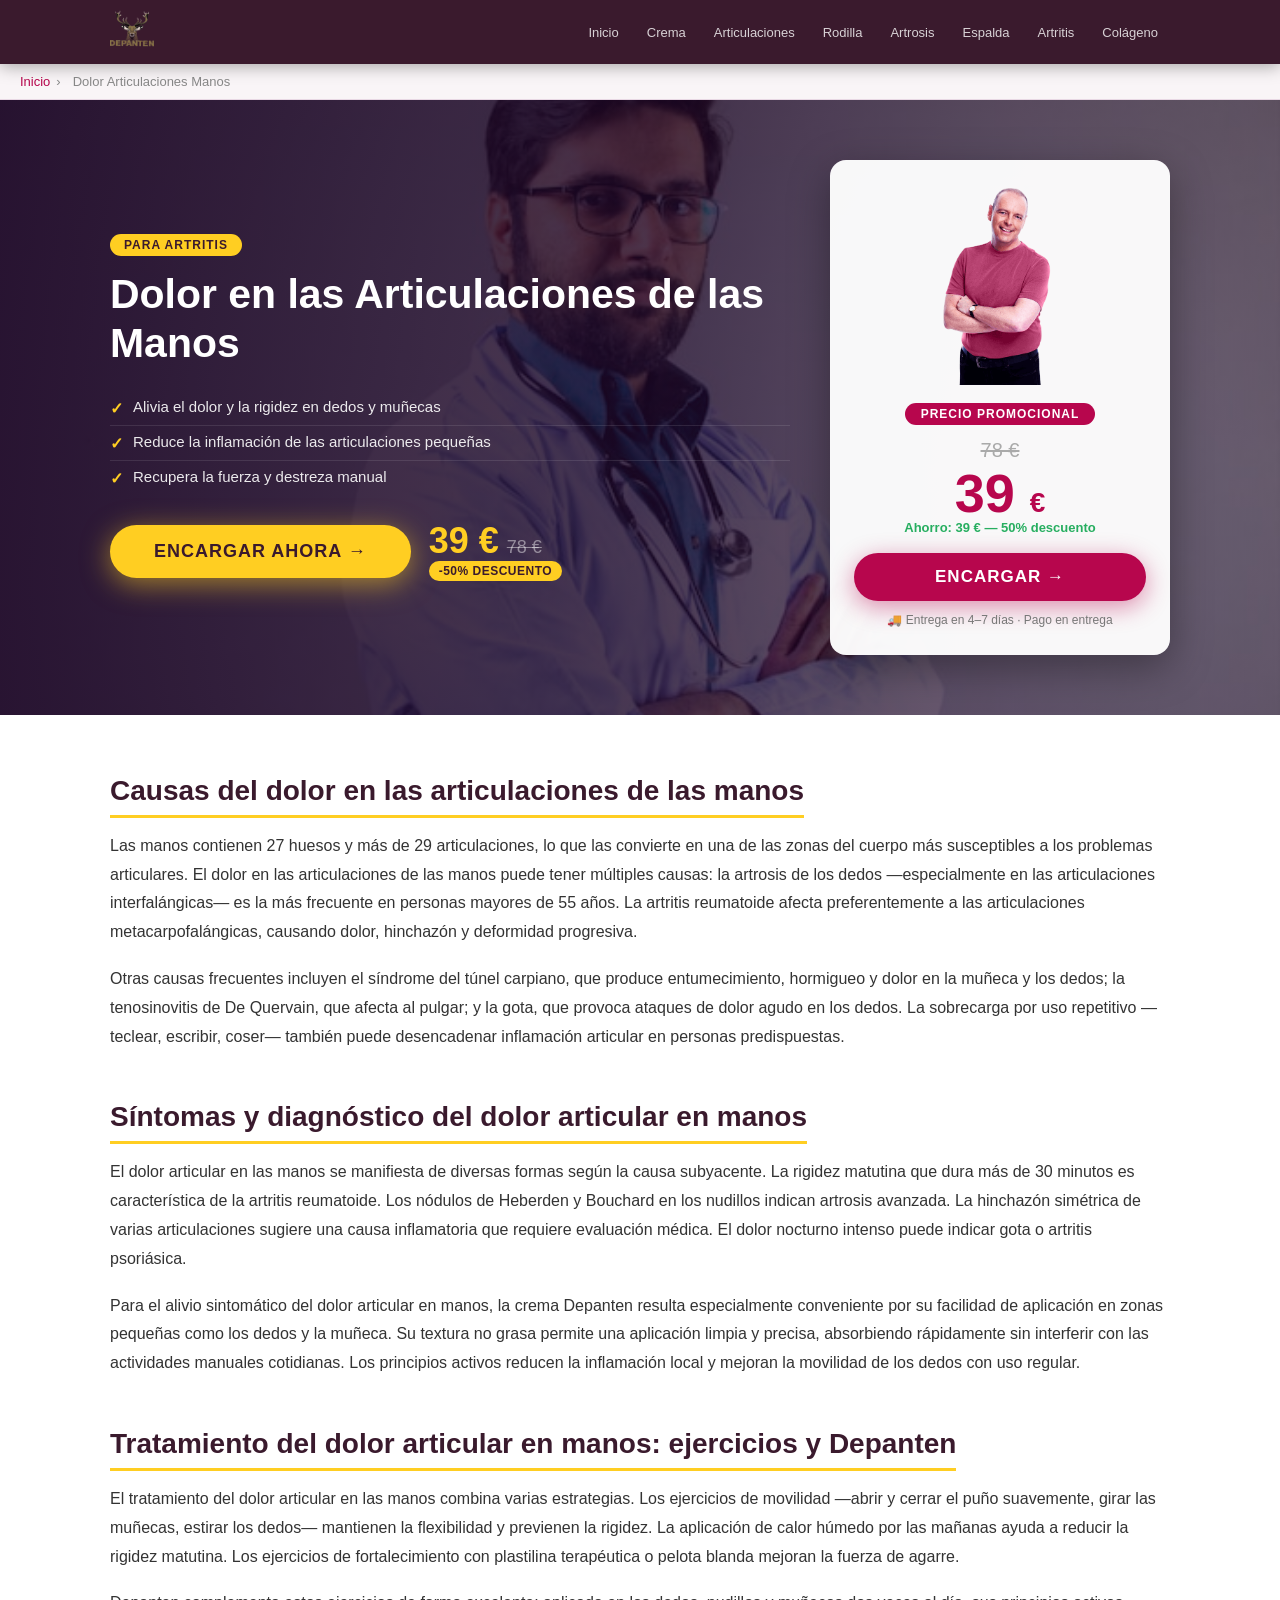
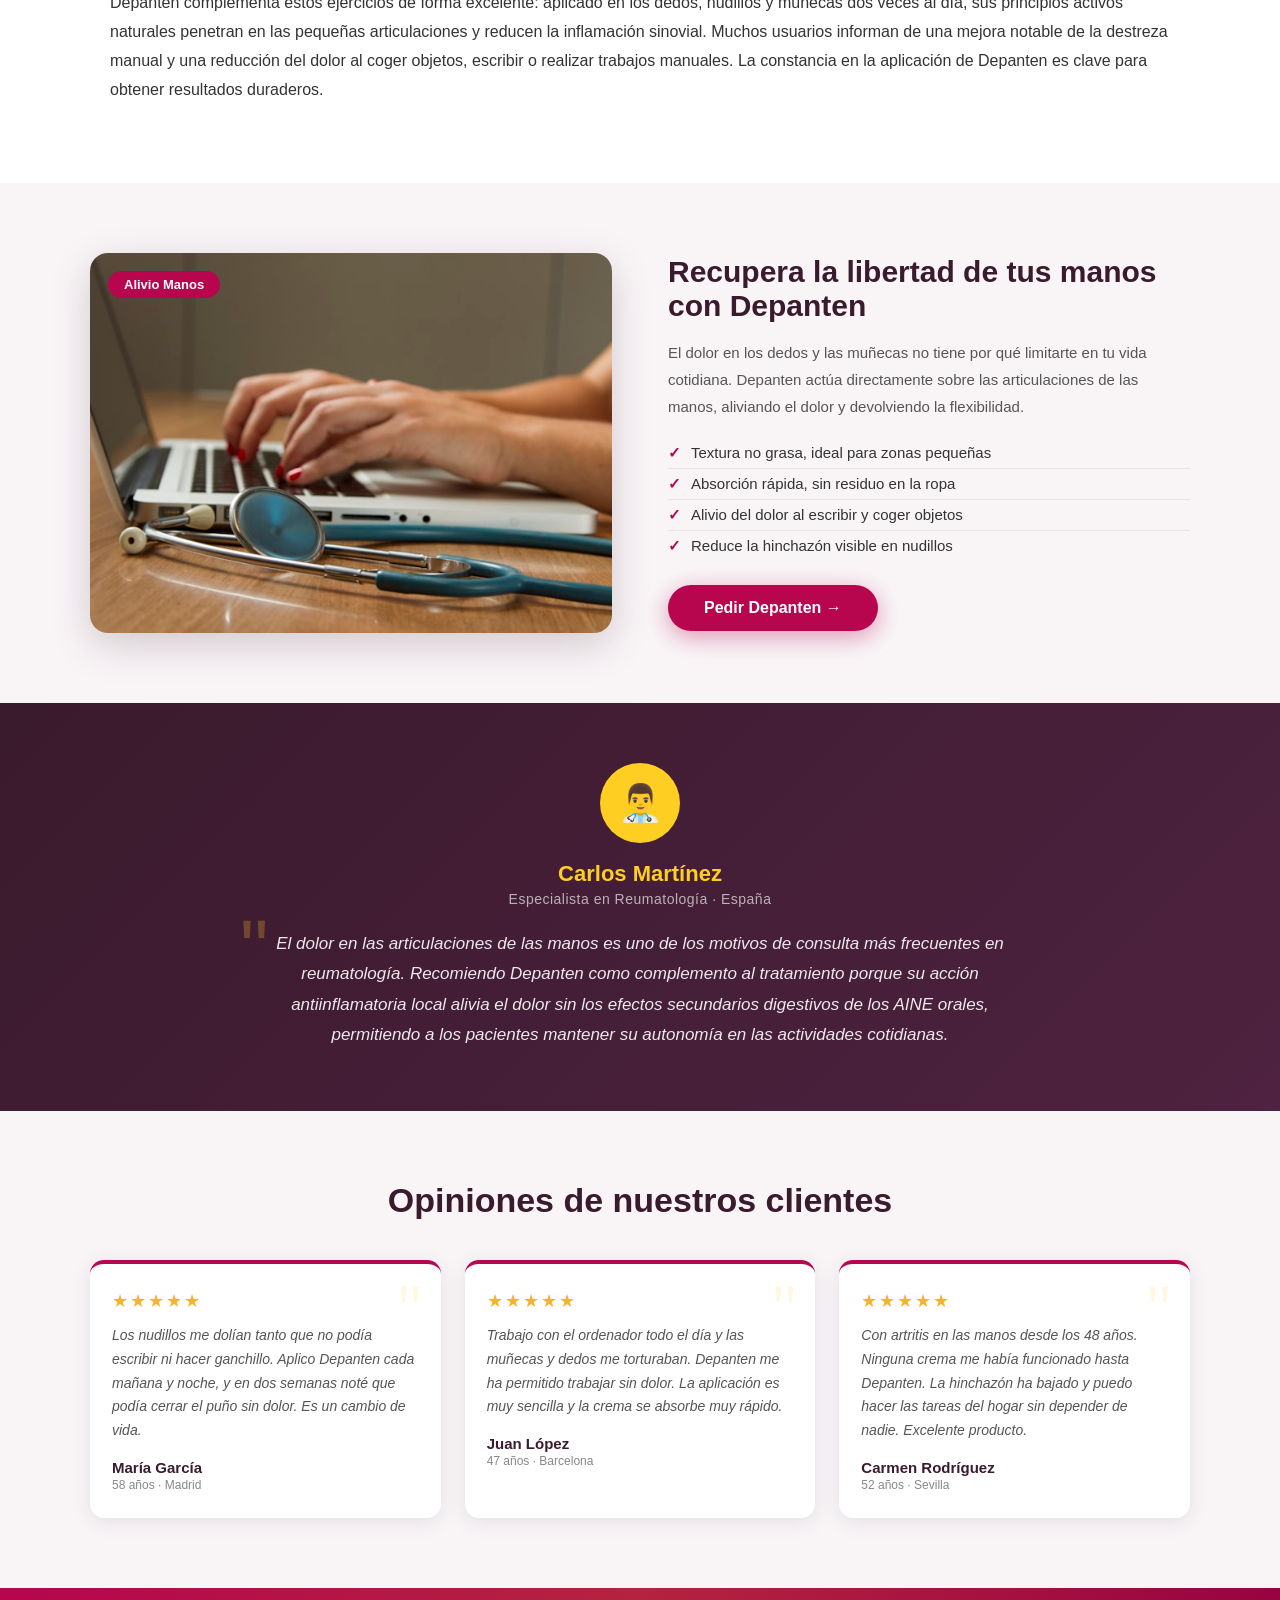
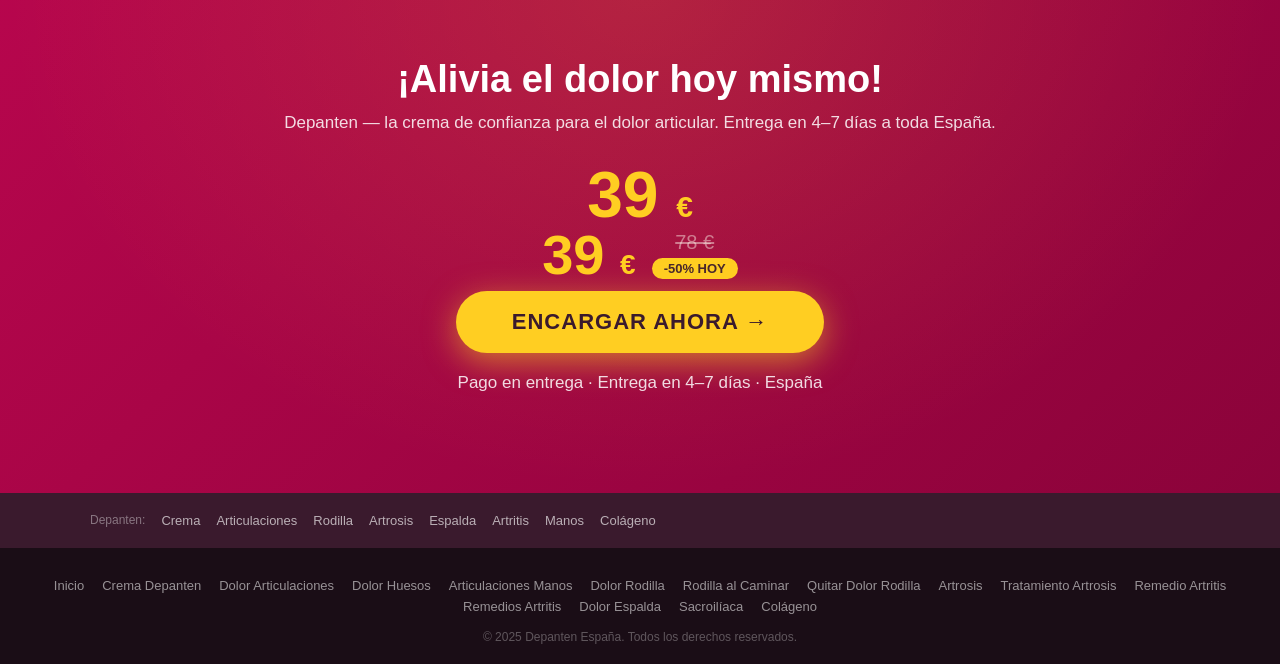
<file: dolor-articulaciones-manos.html>
<!DOCTYPE html>
<html lang="es" dir="ltr">
<head>
  <meta name="viewport" content="width=device-width, initial-scale=1">
  <meta content="text/html; charset=utf-8" http-equiv="Content-Type">
  <title>Dolor en las Articulaciones de las Manos | Depanten España</title>
  <meta name="description" content="Dolor en las articulaciones de las manos: causas, síntomas y tratamiento eficaz. La crema Depanten alivia el dolor y la rigidez en dedos y muñecas de forma natural."/>
  <link rel="canonical" href="https://depanten.es/dolor-articulaciones-manos.html"/>
  <link href="favicon.ico" rel="icon">
  <link href="css/inner.css" media="all" rel="stylesheet">
</head>
<body>

<!-- HEADER -->
<header class="i-header">
  <div class="i-header-inner">
    <a href="index.html" class="i-logo"><img src="images/log1.png" alt="Depanten España"/></a>
    <nav class="i-nav">
      <a href="index.html">Inicio</a>
      <a href="crema-depanten.html">Crema</a>
      <a href="dolor-articulaciones.html">Articulaciones</a>
      <a href="dolor-rodilla.html">Rodilla</a>
      <a href="artrosis.html">Artrosis</a>
      <a href="dolor-espalda.html">Espalda</a>
      <a href="remedio-artritis.html">Artritis</a>
      <a href="colageno-articulaciones.html">Colágeno</a>
    </nav>
  </div>
</header>

<!-- BREADCRUMBS -->
<div class="breadcrumbs">
  <a href="index.html">Inicio</a><span>›</span><span>Dolor Articulaciones Manos</span>
</div>

<!-- HERO -->
<section class="i-hero" style="background-image:url('photos/hands.jpg');">
  <div class="i-hero-overlay"></div>
  <div class="i-hero-inner">
    <div class="i-hero-content">
      <div class="i-hero-badge">Para Artritis</div>
      <h1>Dolor en las Articulaciones de las Manos</h1>
      <ul class="i-benefits">
        <li>Alivia el dolor y la rigidez en dedos y muñecas</li>
        <li>Reduce la inflamación de las articulaciones pequeñas</li>
        <li>Recupera la fuerza y destreza manual</li>
      </ul>
      <div style="display:flex;align-items:center;gap:18px;flex-wrap:wrap;margin-top:4px;">
      <a href="https://order.depanten.es/" class="i-hero-btn">ENCARGAR AHORA →</a>
      <div style="display:flex;flex-direction:column;align-items:flex-start;gap:2px;">
        <div style="display:flex;align-items:baseline;gap:8px;">
          <span style="font-size:36px;font-weight:900;color:#ffce22;line-height:1;">39 €</span>
          <span style="font-size:18px;color:rgba(255,255,255,0.45);text-decoration:line-through;">78 €</span>
        </div>
        <span style="background:#ffce22;color:#3a1a2d;font-weight:900;font-size:12px;padding:3px 10px;border-radius:20px;letter-spacing:0.5px;">-50% DESCUENTO</span>
      </div>
    </div>
    </div>
    <div class="i-price-card">
      <img src="images/u1.png" alt="Depanten crema" class="prod-img"/>
      <div class="i-promo-label">PRECIO PROMOCIONAL</div>
      <div class="i-price-old">78 €</div>
      <div class="i-price-new">39 <span>€</span></div>
      <div class="i-price-save">Ahorro: 39 € — 50% descuento</div>
      <a href="https://order.depanten.es/" class="i-card-btn">ENCARGAR →</a>
      <p class="i-delivery">🚚 Entrega en 4–7 días · Pago en entrega</p>
    </div>
  </div>
</section>

<!-- CONTENT -->
<section class="i-content">
  <h2>Causas del dolor en las articulaciones de las manos</h2>
  <p>Las manos contienen 27 huesos y más de 29 articulaciones, lo que las convierte en una de las zonas del cuerpo más susceptibles a los problemas articulares. El dolor en las articulaciones de las manos puede tener múltiples causas: la artrosis de los dedos —especialmente en las articulaciones interfalángicas— es la más frecuente en personas mayores de 55 años. La artritis reumatoide afecta preferentemente a las articulaciones metacarpofalángicas, causando dolor, hinchazón y deformidad progresiva.</p>
  <p>Otras causas frecuentes incluyen el síndrome del túnel carpiano, que produce entumecimiento, hormigueo y dolor en la muñeca y los dedos; la tenosinovitis de De Quervain, que afecta al pulgar; y la gota, que provoca ataques de dolor agudo en los dedos. La sobrecarga por uso repetitivo —teclear, escribir, coser— también puede desencadenar inflamación articular en personas predispuestas.</p>

  <h2>Síntomas y diagnóstico del dolor articular en manos</h2>
  <p>El dolor articular en las manos se manifiesta de diversas formas según la causa subyacente. La rigidez matutina que dura más de 30 minutos es característica de la artritis reumatoide. Los nódulos de Heberden y Bouchard en los nudillos indican artrosis avanzada. La hinchazón simétrica de varias articulaciones sugiere una causa inflamatoria que requiere evaluación médica. El dolor nocturno intenso puede indicar gota o artritis psoriásica.</p>
  <p>Para el alivio sintomático del dolor articular en manos, la crema Depanten resulta especialmente conveniente por su facilidad de aplicación en zonas pequeñas como los dedos y la muñeca. Su textura no grasa permite una aplicación limpia y precisa, absorbiendo rápidamente sin interferir con las actividades manuales cotidianas. Los principios activos reducen la inflamación local y mejoran la movilidad de los dedos con uso regular.</p>

  <h2>Tratamiento del dolor articular en manos: ejercicios y Depanten</h2>
  <p>El tratamiento del dolor articular en las manos combina varias estrategias. Los ejercicios de movilidad —abrir y cerrar el puño suavemente, girar las muñecas, estirar los dedos— mantienen la flexibilidad y previenen la rigidez. La aplicación de calor húmedo por las mañanas ayuda a reducir la rigidez matutina. Los ejercicios de fortalecimiento con plastilina terapéutica o pelota blanda mejoran la fuerza de agarre.</p>
  <p>Depanten complementa estos ejercicios de forma excelente: aplicado en los dedos, nudillos y muñecas dos veces al día, sus principios activos naturales penetran en las pequeñas articulaciones y reducen la inflamación sinovial. Muchos usuarios informan de una mejora notable de la destreza manual y una reducción del dolor al coger objetos, escribir o realizar trabajos manuales. La constancia en la aplicación de Depanten es clave para obtener resultados duraderos.</p>
</section>

<!-- PHOTO + TEXT SECTION -->
<section class="i-photo-section bg-light">
  <div class="i-photo-grid">
    <div class="i-photo-img">
      <img src="photos/hands-elderly.jpg" alt="Manos de persona mayor sin dolor articular"/>
      <div class="i-photo-badge">Alivio Manos</div>
    </div>
    <div class="i-photo-text">
      <h2>Recupera la libertad de tus manos con Depanten</h2>
      <p>El dolor en los dedos y las muñecas no tiene por qué limitarte en tu vida cotidiana. Depanten actúa directamente sobre las articulaciones de las manos, aliviando el dolor y devolviendo la flexibilidad.</p>
      <ul class="i-photo-checklist">
        <li>Textura no grasa, ideal para zonas pequeñas</li>
        <li>Absorción rápida, sin residuo en la ropa</li>
        <li>Alivio del dolor al escribir y coger objetos</li>
        <li>Reduce la hinchazón visible en nudillos</li>
      </ul>
      <a href="https://order.depanten.es/" class="i-photo-cta">Pedir Depanten →</a>
    </div>
  </div>
</section>

<!-- EXPERT -->
<section class="i-expert">
  <div class="i-expert-inner">
    <div class="i-expert-avatar">👨‍⚕️</div>
    <div class="i-expert-name">Carlos Martínez</div>
    <div class="i-expert-title">Especialista en Reumatología · España</div>
    <p class="i-expert-quote">El dolor en las articulaciones de las manos es uno de los motivos de consulta más frecuentes en reumatología. Recomiendo Depanten como complemento al tratamiento porque su acción antiinflamatoria local alivia el dolor sin los efectos secundarios digestivos de los AINE orales, permitiendo a los pacientes mantener su autonomía en las actividades cotidianas.</p>
  </div>
</section>

<!-- TESTIMONIALS -->
<section class="i-reviews">
  <h2 class="i-reviews-title">Opiniones de nuestros clientes</h2>
  <div class="i-reviews-grid">
    <div class="i-review-card">
      <div class="i-rev-stars">★★★★★</div>
      <p class="i-rev-text">Los nudillos me dolían tanto que no podía escribir ni hacer ganchillo. Aplico Depanten cada mañana y noche, y en dos semanas noté que podía cerrar el puño sin dolor. Es un cambio de vida.</p>
      <div class="i-rev-author">María García</div>
      <div class="i-rev-meta">58 años · Madrid</div>
    </div>
    <div class="i-review-card">
      <div class="i-rev-stars">★★★★★</div>
      <p class="i-rev-text">Trabajo con el ordenador todo el día y las muñecas y dedos me torturaban. Depanten me ha permitido trabajar sin dolor. La aplicación es muy sencilla y la crema se absorbe muy rápido.</p>
      <div class="i-rev-author">Juan López</div>
      <div class="i-rev-meta">47 años · Barcelona</div>
    </div>
    <div class="i-review-card">
      <div class="i-rev-stars">★★★★★</div>
      <p class="i-rev-text">Con artritis en las manos desde los 48 años. Ninguna crema me había funcionado hasta Depanten. La hinchazón ha bajado y puedo hacer las tareas del hogar sin depender de nadie. Excelente producto.</p>
      <div class="i-rev-author">Carmen Rodríguez</div>
      <div class="i-rev-meta">52 años · Sevilla</div>
    </div>
  </div>
</section>

<!-- FINAL CTA -->
<section class="i-final-cta">
  <h2>¡Alivia el dolor hoy mismo!</h2>
  <p>Depanten — la crema de confianza para el dolor articular. Entrega en 4–7 días a toda España.</p>
  <div class="i-final-price-new">39 <span>€</span></div>
  </div>
  <div style="margin-bottom:8px;display:flex;align-items:center;justify-content:center;gap:16px;">
    <span style="font-size:56px;font-weight:900;color:#ffce22;line-height:1;">39 <span style="font-size:28px;">€</span></span>
    <div>
      <div style="font-size:20px;color:rgba(255,255,255,0.45);text-decoration:line-through;">78 €</div>
      <div style="background:#ffce22;color:#3a1a2d;font-weight:900;font-size:13px;padding:3px 12px;border-radius:20px;margin-top:4px;">-50% HOY</div>
    </div>
  </div>
  <a href="https://order.depanten.es/" class="i-final-btn">ENCARGAR AHORA →</a>
  <p class="i-final-trust">Pago en entrega · Entrega en 4–7 días · España</p>
</section>

<!-- SEO LINKS -->
<div class="i-seo-links">
  <div class="i-seo-links-inner">
    <span>Depanten:</span>
    <a href="crema-depanten.html">Crema</a>
    <a href="dolor-articulaciones.html">Articulaciones</a>
    <a href="dolor-rodilla.html">Rodilla</a>
    <a href="artrosis.html">Artrosis</a>
    <a href="dolor-espalda.html">Espalda</a>
    <a href="remedio-artritis.html">Artritis</a>
    <a href="dolor-articulaciones-manos.html">Manos</a>
    <a href="colageno-articulaciones.html">Colágeno</a>
  </div>
</div>

<!-- FOOTER -->
<footer class="i-footer">
  <nav class="i-footer-links">
    <a href="index.html">Inicio</a>
    <a href="crema-depanten.html">Crema Depanten</a>
    <a href="dolor-articulaciones.html">Dolor Articulaciones</a>
    <a href="dolor-huesos-articulaciones.html">Dolor Huesos</a>
    <a href="dolor-articulaciones-manos.html">Articulaciones Manos</a>
    <a href="dolor-rodilla.html">Dolor Rodilla</a>
    <a href="dolor-rodilla-caminar.html">Rodilla al Caminar</a>
    <a href="como-quitar-dolor-rodilla.html">Quitar Dolor Rodilla</a>
    <a href="artrosis.html">Artrosis</a>
    <a href="tratamiento-artrosis.html">Tratamiento Artrosis</a>
    <a href="remedio-artritis.html">Remedio Artritis</a>
    <a href="remedios-caseros-artritis.html">Remedios Artritis</a>
    <a href="dolor-espalda.html">Dolor Espalda</a>
    <a href="articulacion-sacroiliaca.html">Sacroilíaca</a>
    <a href="colageno-articulaciones.html">Colágeno</a>
  </nav>
  <p class="i-footer-copy">&copy; 2025 Depanten España. Todos los derechos reservados.</p>
</footer>

</body>
</html>
</file>
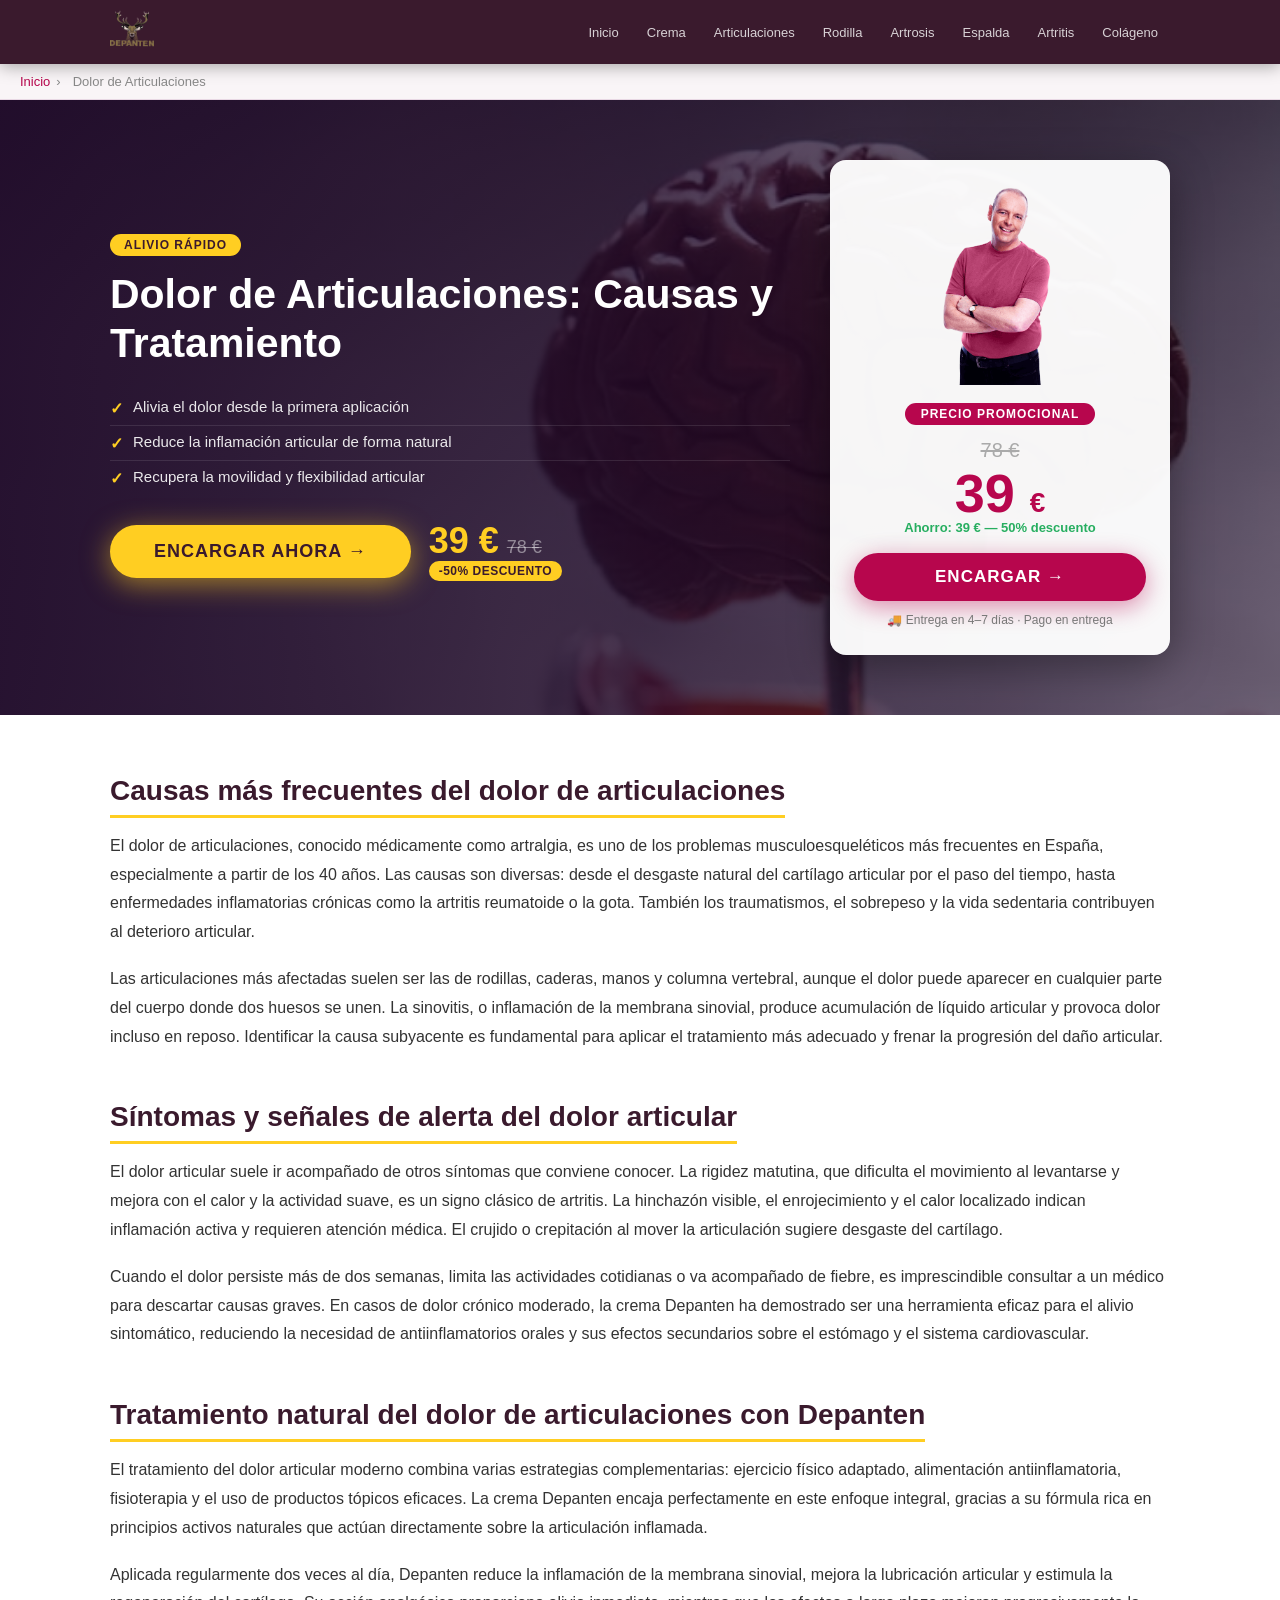
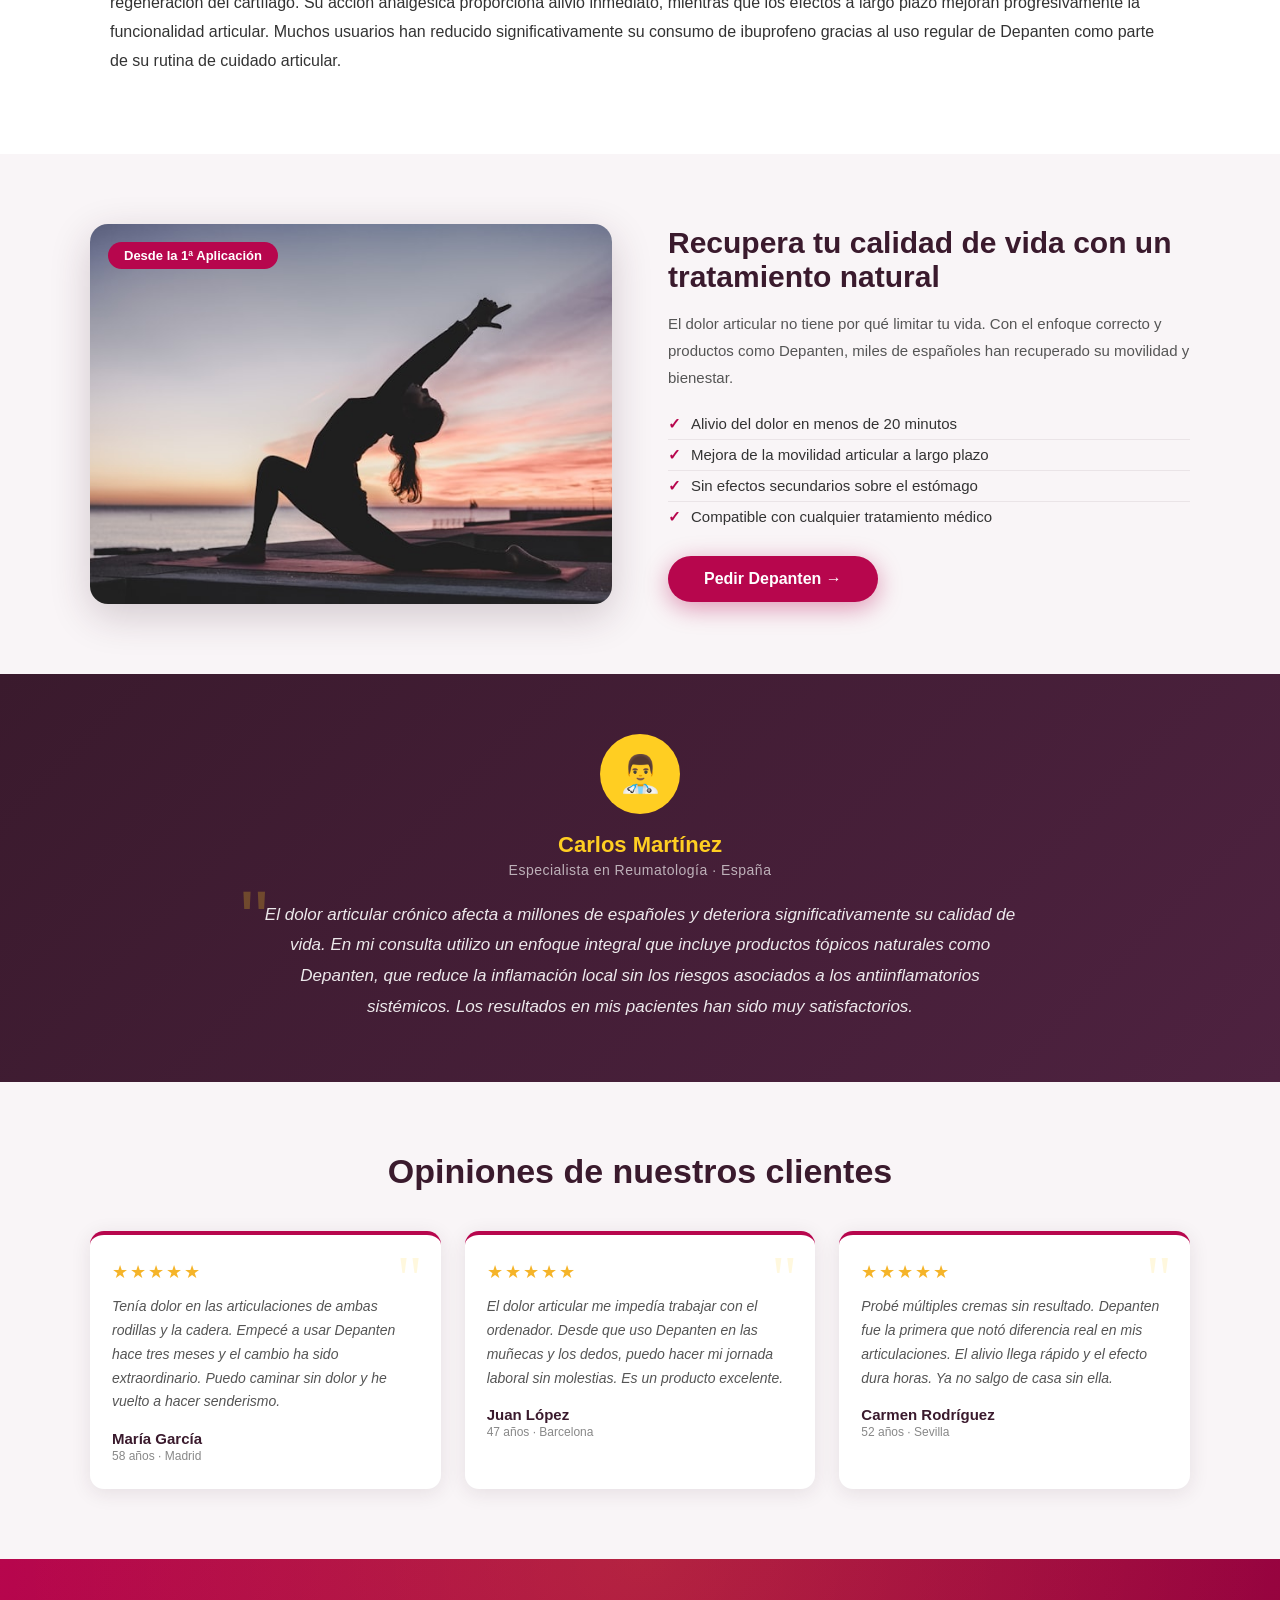
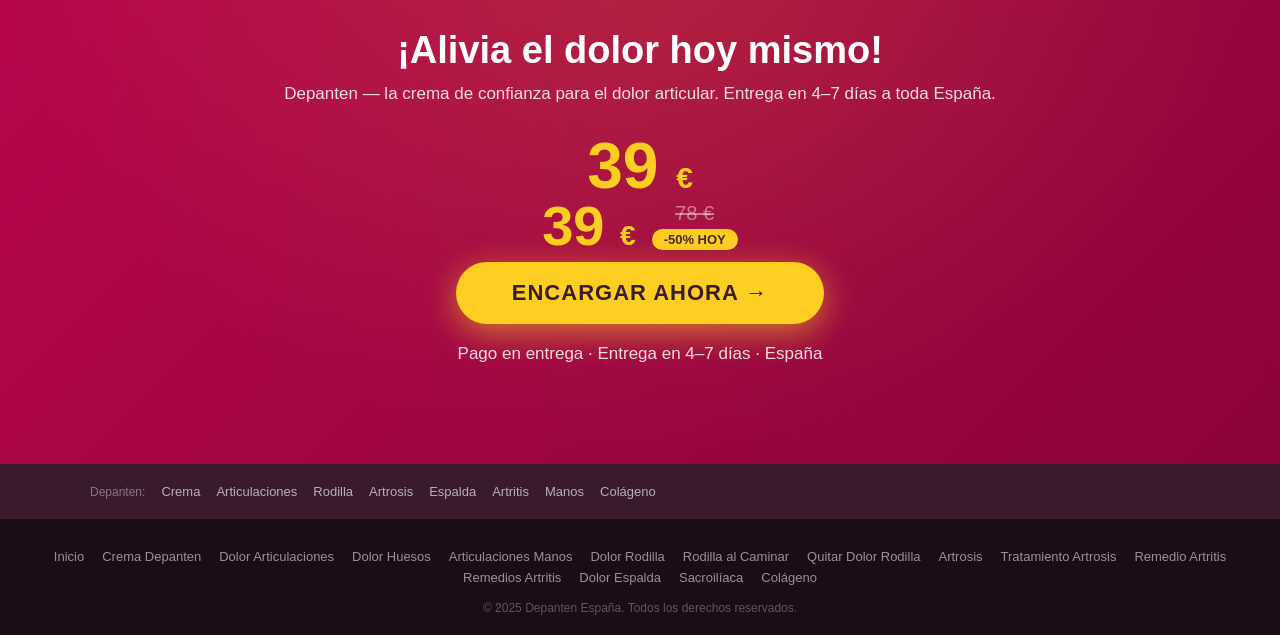
<file: dolor-articulaciones.html>
<!DOCTYPE html>
<html lang="es" dir="ltr">
<head>
  <meta name="viewport" content="width=device-width, initial-scale=1">
  <meta content="text/html; charset=utf-8" http-equiv="Content-Type">
  <title>Dolor de Articulaciones: Causas y Tratamiento | Depanten España</title>
  <meta name="description" content="Descubre las causas del dolor de articulaciones y el mejor tratamiento natural. La crema Depanten alivia el dolor articular desde la primera aplicación."/>
  <link rel="canonical" href="https://depanten.es/dolor-articulaciones.html"/>
  <link href="favicon.ico" rel="icon">
  <link href="css/inner.css" media="all" rel="stylesheet">
</head>
<body>

<!-- HEADER -->
<header class="i-header">
  <div class="i-header-inner">
    <a href="index.html" class="i-logo"><img src="images/log1.png" alt="Depanten España"/></a>
    <nav class="i-nav">
      <a href="index.html">Inicio</a>
      <a href="crema-depanten.html">Crema</a>
      <a href="dolor-articulaciones.html">Articulaciones</a>
      <a href="dolor-rodilla.html">Rodilla</a>
      <a href="artrosis.html">Artrosis</a>
      <a href="dolor-espalda.html">Espalda</a>
      <a href="remedio-artritis.html">Artritis</a>
      <a href="colageno-articulaciones.html">Colágeno</a>
    </nav>
  </div>
</header>

<!-- BREADCRUMBS -->
<div class="breadcrumbs">
  <a href="index.html">Inicio</a><span>›</span><span>Dolor de Articulaciones</span>
</div>

<!-- HERO -->
<section class="i-hero" style="background-image:url('photos/joint-pain.jpg');">
  <div class="i-hero-overlay"></div>
  <div class="i-hero-inner">
    <div class="i-hero-content">
      <div class="i-hero-badge">Alivio Rápido</div>
      <h1>Dolor de Articulaciones: Causas y Tratamiento</h1>
      <ul class="i-benefits">
        <li>Alivia el dolor desde la primera aplicación</li>
        <li>Reduce la inflamación articular de forma natural</li>
        <li>Recupera la movilidad y flexibilidad articular</li>
      </ul>
      <div style="display:flex;align-items:center;gap:18px;flex-wrap:wrap;margin-top:4px;">
      <a href="https://order.depanten.es/" class="i-hero-btn">ENCARGAR AHORA →</a>
      <div style="display:flex;flex-direction:column;align-items:flex-start;gap:2px;">
        <div style="display:flex;align-items:baseline;gap:8px;">
          <span style="font-size:36px;font-weight:900;color:#ffce22;line-height:1;">39 €</span>
          <span style="font-size:18px;color:rgba(255,255,255,0.45);text-decoration:line-through;">78 €</span>
        </div>
        <span style="background:#ffce22;color:#3a1a2d;font-weight:900;font-size:12px;padding:3px 10px;border-radius:20px;letter-spacing:0.5px;">-50% DESCUENTO</span>
      </div>
    </div>
    </div>
    <div class="i-price-card">
      <img src="images/u1.png" alt="Depanten crema" class="prod-img"/>
      <div class="i-promo-label">PRECIO PROMOCIONAL</div>
      <div class="i-price-old">78 €</div>
      <div class="i-price-new">39 <span>€</span></div>
      <div class="i-price-save">Ahorro: 39 € — 50% descuento</div>
      <a href="https://order.depanten.es/" class="i-card-btn">ENCARGAR →</a>
      <p class="i-delivery">🚚 Entrega en 4–7 días · Pago en entrega</p>
    </div>
  </div>
</section>

<!-- CONTENT -->
<section class="i-content">
  <h2>Causas más frecuentes del dolor de articulaciones</h2>
  <p>El dolor de articulaciones, conocido médicamente como artralgia, es uno de los problemas musculoesqueléticos más frecuentes en España, especialmente a partir de los 40 años. Las causas son diversas: desde el desgaste natural del cartílago articular por el paso del tiempo, hasta enfermedades inflamatorias crónicas como la artritis reumatoide o la gota. También los traumatismos, el sobrepeso y la vida sedentaria contribuyen al deterioro articular.</p>
  <p>Las articulaciones más afectadas suelen ser las de rodillas, caderas, manos y columna vertebral, aunque el dolor puede aparecer en cualquier parte del cuerpo donde dos huesos se unen. La sinovitis, o inflamación de la membrana sinovial, produce acumulación de líquido articular y provoca dolor incluso en reposo. Identificar la causa subyacente es fundamental para aplicar el tratamiento más adecuado y frenar la progresión del daño articular.</p>

  <h2>Síntomas y señales de alerta del dolor articular</h2>
  <p>El dolor articular suele ir acompañado de otros síntomas que conviene conocer. La rigidez matutina, que dificulta el movimiento al levantarse y mejora con el calor y la actividad suave, es un signo clásico de artritis. La hinchazón visible, el enrojecimiento y el calor localizado indican inflamación activa y requieren atención médica. El crujido o crepitación al mover la articulación sugiere desgaste del cartílago.</p>
  <p>Cuando el dolor persiste más de dos semanas, limita las actividades cotidianas o va acompañado de fiebre, es imprescindible consultar a un médico para descartar causas graves. En casos de dolor crónico moderado, la crema Depanten ha demostrado ser una herramienta eficaz para el alivio sintomático, reduciendo la necesidad de antiinflamatorios orales y sus efectos secundarios sobre el estómago y el sistema cardiovascular.</p>

  <h2>Tratamiento natural del dolor de articulaciones con Depanten</h2>
  <p>El tratamiento del dolor articular moderno combina varias estrategias complementarias: ejercicio físico adaptado, alimentación antiinflamatoria, fisioterapia y el uso de productos tópicos eficaces. La crema Depanten encaja perfectamente en este enfoque integral, gracias a su fórmula rica en principios activos naturales que actúan directamente sobre la articulación inflamada.</p>
  <p>Aplicada regularmente dos veces al día, Depanten reduce la inflamación de la membrana sinovial, mejora la lubricación articular y estimula la regeneración del cartílago. Su acción analgésica proporciona alivio inmediato, mientras que los efectos a largo plazo mejoran progresivamente la funcionalidad articular. Muchos usuarios han reducido significativamente su consumo de ibuprofeno gracias al uso regular de Depanten como parte de su rutina de cuidado articular.</p>
</section>

<!-- PHOTO + TEXT SECTION -->
<section class="i-photo-section bg-light">
  <div class="i-photo-grid">
    <div class="i-photo-img">
      <img src="photos/active-seniors.jpg" alt="Personas mayores activas sin dolor articular"/>
      <div class="i-photo-badge">Desde la 1ª Aplicación</div>
    </div>
    <div class="i-photo-text">
      <h2>Recupera tu calidad de vida con un tratamiento natural</h2>
      <p>El dolor articular no tiene por qué limitar tu vida. Con el enfoque correcto y productos como Depanten, miles de españoles han recuperado su movilidad y bienestar.</p>
      <ul class="i-photo-checklist">
        <li>Alivio del dolor en menos de 20 minutos</li>
        <li>Mejora de la movilidad articular a largo plazo</li>
        <li>Sin efectos secundarios sobre el estómago</li>
        <li>Compatible con cualquier tratamiento médico</li>
      </ul>
      <a href="https://order.depanten.es/" class="i-photo-cta">Pedir Depanten →</a>
    </div>
  </div>
</section>

<!-- EXPERT -->
<section class="i-expert">
  <div class="i-expert-inner">
    <div class="i-expert-avatar">👨‍⚕️</div>
    <div class="i-expert-name">Carlos Martínez</div>
    <div class="i-expert-title">Especialista en Reumatología · España</div>
    <p class="i-expert-quote">El dolor articular crónico afecta a millones de españoles y deteriora significativamente su calidad de vida. En mi consulta utilizo un enfoque integral que incluye productos tópicos naturales como Depanten, que reduce la inflamación local sin los riesgos asociados a los antiinflamatorios sistémicos. Los resultados en mis pacientes han sido muy satisfactorios.</p>
  </div>
</section>

<!-- TESTIMONIALS -->
<section class="i-reviews">
  <h2 class="i-reviews-title">Opiniones de nuestros clientes</h2>
  <div class="i-reviews-grid">
    <div class="i-review-card">
      <div class="i-rev-stars">★★★★★</div>
      <p class="i-rev-text">Tenía dolor en las articulaciones de ambas rodillas y la cadera. Empecé a usar Depanten hace tres meses y el cambio ha sido extraordinario. Puedo caminar sin dolor y he vuelto a hacer senderismo.</p>
      <div class="i-rev-author">María García</div>
      <div class="i-rev-meta">58 años · Madrid</div>
    </div>
    <div class="i-review-card">
      <div class="i-rev-stars">★★★★★</div>
      <p class="i-rev-text">El dolor articular me impedía trabajar con el ordenador. Desde que uso Depanten en las muñecas y los dedos, puedo hacer mi jornada laboral sin molestias. Es un producto excelente.</p>
      <div class="i-rev-author">Juan López</div>
      <div class="i-rev-meta">47 años · Barcelona</div>
    </div>
    <div class="i-review-card">
      <div class="i-rev-stars">★★★★★</div>
      <p class="i-rev-text">Probé múltiples cremas sin resultado. Depanten fue la primera que notó diferencia real en mis articulaciones. El alivio llega rápido y el efecto dura horas. Ya no salgo de casa sin ella.</p>
      <div class="i-rev-author">Carmen Rodríguez</div>
      <div class="i-rev-meta">52 años · Sevilla</div>
    </div>
  </div>
</section>

<!-- FINAL CTA -->
<section class="i-final-cta">
  <h2>¡Alivia el dolor hoy mismo!</h2>
  <p>Depanten — la crema de confianza para el dolor articular. Entrega en 4–7 días a toda España.</p>
  <div class="i-final-price-new">39 <span>€</span></div>
  </div>
  <div style="margin-bottom:8px;display:flex;align-items:center;justify-content:center;gap:16px;">
    <span style="font-size:56px;font-weight:900;color:#ffce22;line-height:1;">39 <span style="font-size:28px;">€</span></span>
    <div>
      <div style="font-size:20px;color:rgba(255,255,255,0.45);text-decoration:line-through;">78 €</div>
      <div style="background:#ffce22;color:#3a1a2d;font-weight:900;font-size:13px;padding:3px 12px;border-radius:20px;margin-top:4px;">-50% HOY</div>
    </div>
  </div>
  <a href="https://order.depanten.es/" class="i-final-btn">ENCARGAR AHORA →</a>
  <p class="i-final-trust">Pago en entrega · Entrega en 4–7 días · España</p>
</section>

<!-- SEO LINKS -->
<div class="i-seo-links">
  <div class="i-seo-links-inner">
    <span>Depanten:</span>
    <a href="crema-depanten.html">Crema</a>
    <a href="dolor-articulaciones.html">Articulaciones</a>
    <a href="dolor-rodilla.html">Rodilla</a>
    <a href="artrosis.html">Artrosis</a>
    <a href="dolor-espalda.html">Espalda</a>
    <a href="remedio-artritis.html">Artritis</a>
    <a href="dolor-articulaciones-manos.html">Manos</a>
    <a href="colageno-articulaciones.html">Colágeno</a>
  </div>
</div>

<!-- FOOTER -->
<footer class="i-footer">
  <nav class="i-footer-links">
    <a href="index.html">Inicio</a>
    <a href="crema-depanten.html">Crema Depanten</a>
    <a href="dolor-articulaciones.html">Dolor Articulaciones</a>
    <a href="dolor-huesos-articulaciones.html">Dolor Huesos</a>
    <a href="dolor-articulaciones-manos.html">Articulaciones Manos</a>
    <a href="dolor-rodilla.html">Dolor Rodilla</a>
    <a href="dolor-rodilla-caminar.html">Rodilla al Caminar</a>
    <a href="como-quitar-dolor-rodilla.html">Quitar Dolor Rodilla</a>
    <a href="artrosis.html">Artrosis</a>
    <a href="tratamiento-artrosis.html">Tratamiento Artrosis</a>
    <a href="remedio-artritis.html">Remedio Artritis</a>
    <a href="remedios-caseros-artritis.html">Remedios Artritis</a>
    <a href="dolor-espalda.html">Dolor Espalda</a>
    <a href="articulacion-sacroiliaca.html">Sacroilíaca</a>
    <a href="colageno-articulaciones.html">Colágeno</a>
  </nav>
  <p class="i-footer-copy">&copy; 2025 Depanten España. Todos los derechos reservados.</p>
</footer>

</body>
</html>
</file>
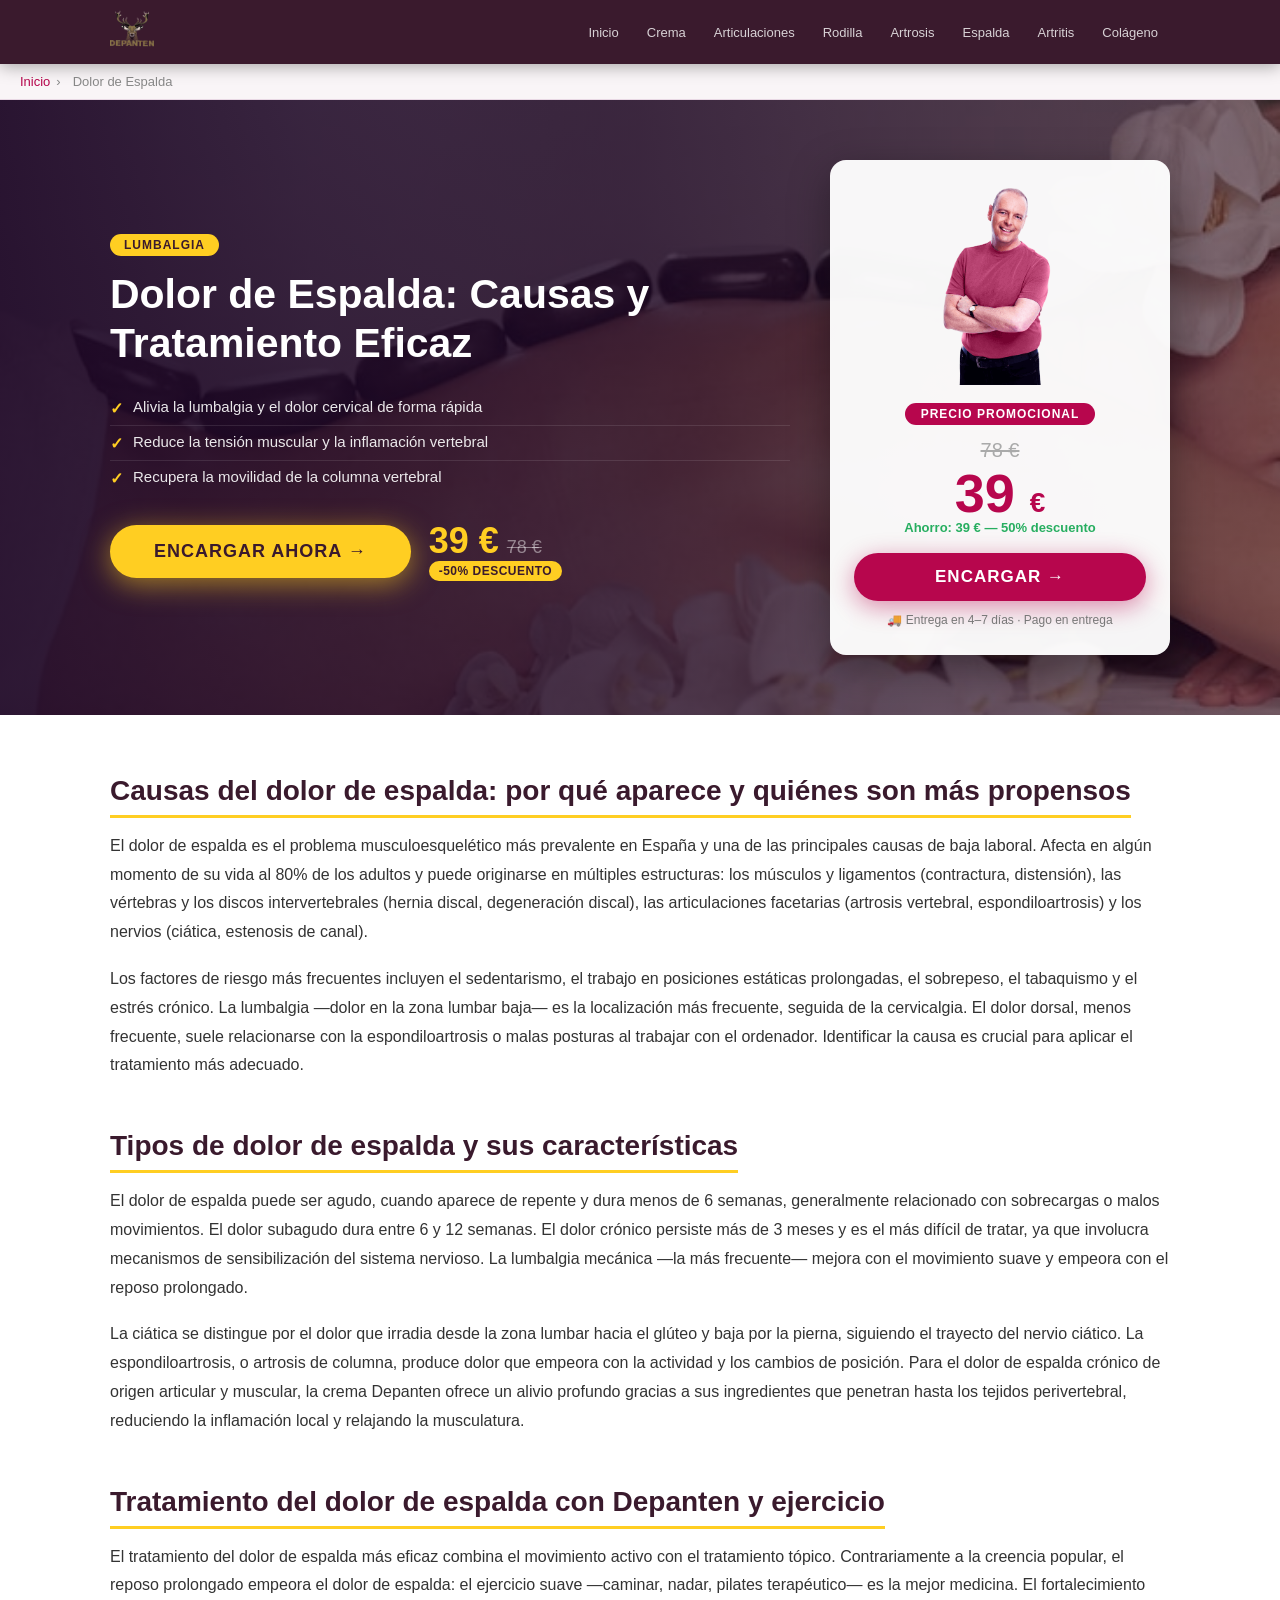
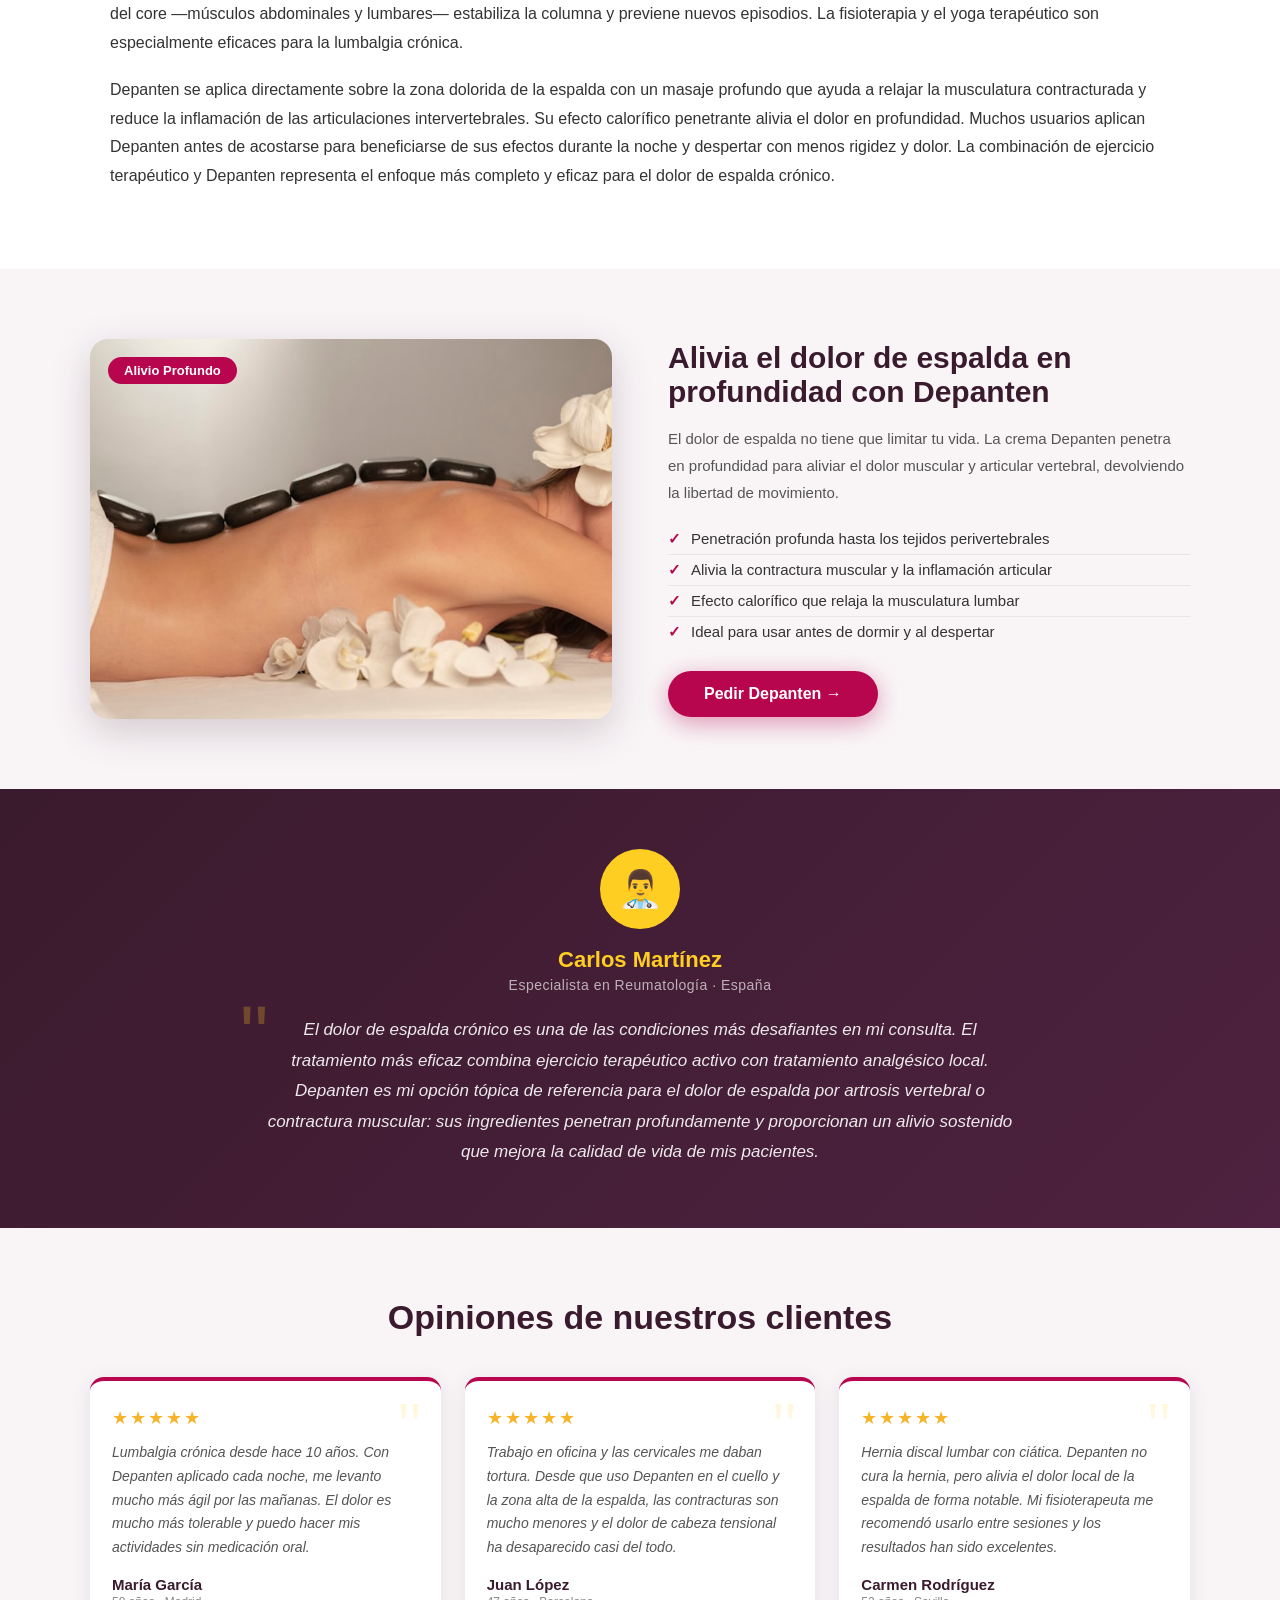
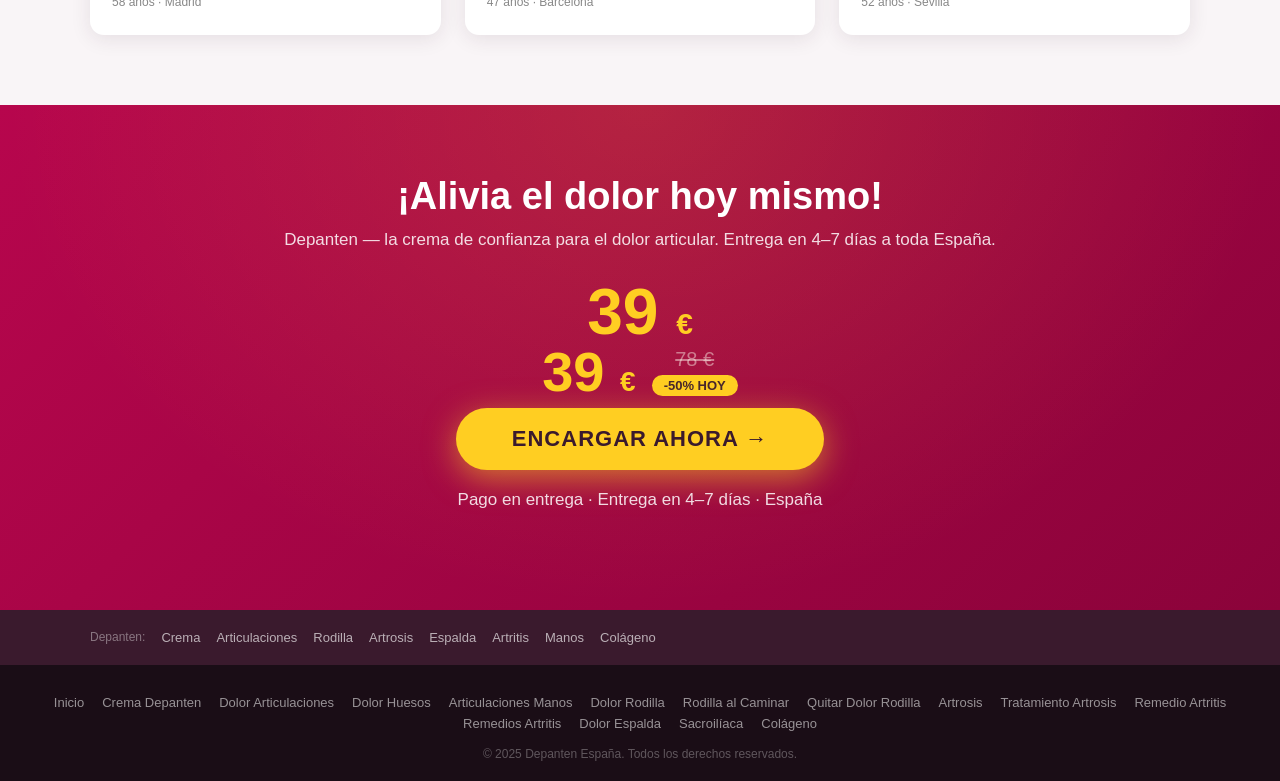
<file: dolor-espalda.html>
<!DOCTYPE html>
<html lang="es" dir="ltr">
<head>
  <meta name="viewport" content="width=device-width, initial-scale=1">
  <meta content="text/html; charset=utf-8" http-equiv="Content-Type">
  <title>Dolor de Espalda: Causas y Tratamiento Eficaz | Depanten España</title>
  <meta name="description" content="Dolor de espalda: causas, tipos y el mejor tratamiento. La crema Depanten alivia la lumbalgia, cervicalgia y dolor de espalda de forma rápida y natural."/>
  <link rel="canonical" href="https://depanten.es/dolor-espalda.html"/>
  <link href="favicon.ico" rel="icon">
  <link href="css/inner.css" media="all" rel="stylesheet">
</head>
<body>

<!-- HEADER -->
<header class="i-header">
  <div class="i-header-inner">
    <a href="index.html" class="i-logo"><img src="images/log1.png" alt="Depanten España"/></a>
    <nav class="i-nav">
      <a href="index.html">Inicio</a>
      <a href="crema-depanten.html">Crema</a>
      <a href="dolor-articulaciones.html">Articulaciones</a>
      <a href="dolor-rodilla.html">Rodilla</a>
      <a href="artrosis.html">Artrosis</a>
      <a href="dolor-espalda.html">Espalda</a>
      <a href="remedio-artritis.html">Artritis</a>
      <a href="colageno-articulaciones.html">Colágeno</a>
    </nav>
  </div>
</header>

<!-- BREADCRUMBS -->
<div class="breadcrumbs">
  <a href="index.html">Inicio</a><span>›</span><span>Dolor de Espalda</span>
</div>

<!-- HERO -->
<section class="i-hero" style="background-image:url('photos/back.jpg');">
  <div class="i-hero-overlay"></div>
  <div class="i-hero-inner">
    <div class="i-hero-content">
      <div class="i-hero-badge">Lumbalgia</div>
      <h1>Dolor de Espalda: Causas y Tratamiento Eficaz</h1>
      <ul class="i-benefits">
        <li>Alivia la lumbalgia y el dolor cervical de forma rápida</li>
        <li>Reduce la tensión muscular y la inflamación vertebral</li>
        <li>Recupera la movilidad de la columna vertebral</li>
      </ul>
      <div style="display:flex;align-items:center;gap:18px;flex-wrap:wrap;margin-top:4px;">
      <a href="https://order.depanten.es/" class="i-hero-btn">ENCARGAR AHORA →</a>
      <div style="display:flex;flex-direction:column;align-items:flex-start;gap:2px;">
        <div style="display:flex;align-items:baseline;gap:8px;">
          <span style="font-size:36px;font-weight:900;color:#ffce22;line-height:1;">39 €</span>
          <span style="font-size:18px;color:rgba(255,255,255,0.45);text-decoration:line-through;">78 €</span>
        </div>
        <span style="background:#ffce22;color:#3a1a2d;font-weight:900;font-size:12px;padding:3px 10px;border-radius:20px;letter-spacing:0.5px;">-50% DESCUENTO</span>
      </div>
    </div>
    </div>
    <div class="i-price-card">
      <img src="images/u1.png" alt="Depanten crema" class="prod-img"/>
      <div class="i-promo-label">PRECIO PROMOCIONAL</div>
      <div class="i-price-old">78 €</div>
      <div class="i-price-new">39 <span>€</span></div>
      <div class="i-price-save">Ahorro: 39 € — 50% descuento</div>
      <a href="https://order.depanten.es/" class="i-card-btn">ENCARGAR →</a>
      <p class="i-delivery">🚚 Entrega en 4–7 días · Pago en entrega</p>
    </div>
  </div>
</section>

<!-- CONTENT -->
<section class="i-content">
  <h2>Causas del dolor de espalda: por qué aparece y quiénes son más propensos</h2>
  <p>El dolor de espalda es el problema musculoesquelético más prevalente en España y una de las principales causas de baja laboral. Afecta en algún momento de su vida al 80% de los adultos y puede originarse en múltiples estructuras: los músculos y ligamentos (contractura, distensión), las vértebras y los discos intervertebrales (hernia discal, degeneración discal), las articulaciones facetarias (artrosis vertebral, espondiloartrosis) y los nervios (ciática, estenosis de canal).</p>
  <p>Los factores de riesgo más frecuentes incluyen el sedentarismo, el trabajo en posiciones estáticas prolongadas, el sobrepeso, el tabaquismo y el estrés crónico. La lumbalgia —dolor en la zona lumbar baja— es la localización más frecuente, seguida de la cervicalgia. El dolor dorsal, menos frecuente, suele relacionarse con la espondiloartrosis o malas posturas al trabajar con el ordenador. Identificar la causa es crucial para aplicar el tratamiento más adecuado.</p>

  <h2>Tipos de dolor de espalda y sus características</h2>
  <p>El dolor de espalda puede ser agudo, cuando aparece de repente y dura menos de 6 semanas, generalmente relacionado con sobrecargas o malos movimientos. El dolor subagudo dura entre 6 y 12 semanas. El dolor crónico persiste más de 3 meses y es el más difícil de tratar, ya que involucra mecanismos de sensibilización del sistema nervioso. La lumbalgia mecánica —la más frecuente— mejora con el movimiento suave y empeora con el reposo prolongado.</p>
  <p>La ciática se distingue por el dolor que irradia desde la zona lumbar hacia el glúteo y baja por la pierna, siguiendo el trayecto del nervio ciático. La espondiloartrosis, o artrosis de columna, produce dolor que empeora con la actividad y los cambios de posición. Para el dolor de espalda crónico de origen articular y muscular, la crema Depanten ofrece un alivio profundo gracias a sus ingredientes que penetran hasta los tejidos perivertebral, reduciendo la inflamación local y relajando la musculatura.</p>

  <h2>Tratamiento del dolor de espalda con Depanten y ejercicio</h2>
  <p>El tratamiento del dolor de espalda más eficaz combina el movimiento activo con el tratamiento tópico. Contrariamente a la creencia popular, el reposo prolongado empeora el dolor de espalda: el ejercicio suave —caminar, nadar, pilates terapéutico— es la mejor medicina. El fortalecimiento del core —músculos abdominales y lumbares— estabiliza la columna y previene nuevos episodios. La fisioterapia y el yoga terapéutico son especialmente eficaces para la lumbalgia crónica.</p>
  <p>Depanten se aplica directamente sobre la zona dolorida de la espalda con un masaje profundo que ayuda a relajar la musculatura contracturada y reduce la inflamación de las articulaciones intervertebrales. Su efecto calorífico penetrante alivia el dolor en profundidad. Muchos usuarios aplican Depanten antes de acostarse para beneficiarse de sus efectos durante la noche y despertar con menos rigidez y dolor. La combinación de ejercicio terapéutico y Depanten representa el enfoque más completo y eficaz para el dolor de espalda crónico.</p>
</section>

<!-- PHOTO + TEXT SECTION -->
<section class="i-photo-section bg-light">
  <div class="i-photo-grid">
    <div class="i-photo-img">
      <img src="photos/back-massage.jpg" alt="Masaje de espalda con crema Depanten para aliviar el dolor"/>
      <div class="i-photo-badge">Alivio Profundo</div>
    </div>
    <div class="i-photo-text">
      <h2>Alivia el dolor de espalda en profundidad con Depanten</h2>
      <p>El dolor de espalda no tiene que limitar tu vida. La crema Depanten penetra en profundidad para aliviar el dolor muscular y articular vertebral, devolviendo la libertad de movimiento.</p>
      <ul class="i-photo-checklist">
        <li>Penetración profunda hasta los tejidos perivertebrales</li>
        <li>Alivia la contractura muscular y la inflamación articular</li>
        <li>Efecto calorífico que relaja la musculatura lumbar</li>
        <li>Ideal para usar antes de dormir y al despertar</li>
      </ul>
      <a href="https://order.depanten.es/" class="i-photo-cta">Pedir Depanten →</a>
    </div>
  </div>
</section>

<!-- EXPERT -->
<section class="i-expert">
  <div class="i-expert-inner">
    <div class="i-expert-avatar">👨‍⚕️</div>
    <div class="i-expert-name">Carlos Martínez</div>
    <div class="i-expert-title">Especialista en Reumatología · España</div>
    <p class="i-expert-quote">El dolor de espalda crónico es una de las condiciones más desafiantes en mi consulta. El tratamiento más eficaz combina ejercicio terapéutico activo con tratamiento analgésico local. Depanten es mi opción tópica de referencia para el dolor de espalda por artrosis vertebral o contractura muscular: sus ingredientes penetran profundamente y proporcionan un alivio sostenido que mejora la calidad de vida de mis pacientes.</p>
  </div>
</section>

<!-- TESTIMONIALS -->
<section class="i-reviews">
  <h2 class="i-reviews-title">Opiniones de nuestros clientes</h2>
  <div class="i-reviews-grid">
    <div class="i-review-card">
      <div class="i-rev-stars">★★★★★</div>
      <p class="i-rev-text">Lumbalgia crónica desde hace 10 años. Con Depanten aplicado cada noche, me levanto mucho más ágil por las mañanas. El dolor es mucho más tolerable y puedo hacer mis actividades sin medicación oral.</p>
      <div class="i-rev-author">María García</div>
      <div class="i-rev-meta">58 años · Madrid</div>
    </div>
    <div class="i-review-card">
      <div class="i-rev-stars">★★★★★</div>
      <p class="i-rev-text">Trabajo en oficina y las cervicales me daban tortura. Desde que uso Depanten en el cuello y la zona alta de la espalda, las contracturas son mucho menores y el dolor de cabeza tensional ha desaparecido casi del todo.</p>
      <div class="i-rev-author">Juan López</div>
      <div class="i-rev-meta">47 años · Barcelona</div>
    </div>
    <div class="i-review-card">
      <div class="i-rev-stars">★★★★★</div>
      <p class="i-rev-text">Hernia discal lumbar con ciática. Depanten no cura la hernia, pero alivia el dolor local de la espalda de forma notable. Mi fisioterapeuta me recomendó usarlo entre sesiones y los resultados han sido excelentes.</p>
      <div class="i-rev-author">Carmen Rodríguez</div>
      <div class="i-rev-meta">52 años · Sevilla</div>
    </div>
  </div>
</section>

<!-- FINAL CTA -->
<section class="i-final-cta">
  <h2>¡Alivia el dolor hoy mismo!</h2>
  <p>Depanten — la crema de confianza para el dolor articular. Entrega en 4–7 días a toda España.</p>
  <div class="i-final-price-new">39 <span>€</span></div>
  </div>
  <div style="margin-bottom:8px;display:flex;align-items:center;justify-content:center;gap:16px;">
    <span style="font-size:56px;font-weight:900;color:#ffce22;line-height:1;">39 <span style="font-size:28px;">€</span></span>
    <div>
      <div style="font-size:20px;color:rgba(255,255,255,0.45);text-decoration:line-through;">78 €</div>
      <div style="background:#ffce22;color:#3a1a2d;font-weight:900;font-size:13px;padding:3px 12px;border-radius:20px;margin-top:4px;">-50% HOY</div>
    </div>
  </div>
  <a href="https://order.depanten.es/" class="i-final-btn">ENCARGAR AHORA →</a>
  <p class="i-final-trust">Pago en entrega · Entrega en 4–7 días · España</p>
</section>

<!-- SEO LINKS -->
<div class="i-seo-links">
  <div class="i-seo-links-inner">
    <span>Depanten:</span>
    <a href="crema-depanten.html">Crema</a>
    <a href="dolor-articulaciones.html">Articulaciones</a>
    <a href="dolor-rodilla.html">Rodilla</a>
    <a href="artrosis.html">Artrosis</a>
    <a href="dolor-espalda.html">Espalda</a>
    <a href="remedio-artritis.html">Artritis</a>
    <a href="dolor-articulaciones-manos.html">Manos</a>
    <a href="colageno-articulaciones.html">Colágeno</a>
  </div>
</div>

<!-- FOOTER -->
<footer class="i-footer">
  <nav class="i-footer-links">
    <a href="index.html">Inicio</a>
    <a href="crema-depanten.html">Crema Depanten</a>
    <a href="dolor-articulaciones.html">Dolor Articulaciones</a>
    <a href="dolor-huesos-articulaciones.html">Dolor Huesos</a>
    <a href="dolor-articulaciones-manos.html">Articulaciones Manos</a>
    <a href="dolor-rodilla.html">Dolor Rodilla</a>
    <a href="dolor-rodilla-caminar.html">Rodilla al Caminar</a>
    <a href="como-quitar-dolor-rodilla.html">Quitar Dolor Rodilla</a>
    <a href="artrosis.html">Artrosis</a>
    <a href="tratamiento-artrosis.html">Tratamiento Artrosis</a>
    <a href="remedio-artritis.html">Remedio Artritis</a>
    <a href="remedios-caseros-artritis.html">Remedios Artritis</a>
    <a href="dolor-espalda.html">Dolor Espalda</a>
    <a href="articulacion-sacroiliaca.html">Sacroilíaca</a>
    <a href="colageno-articulaciones.html">Colágeno</a>
  </nav>
  <p class="i-footer-copy">&copy; 2025 Depanten España. Todos los derechos reservados.</p>
</footer>

</body>
</html>
</file>
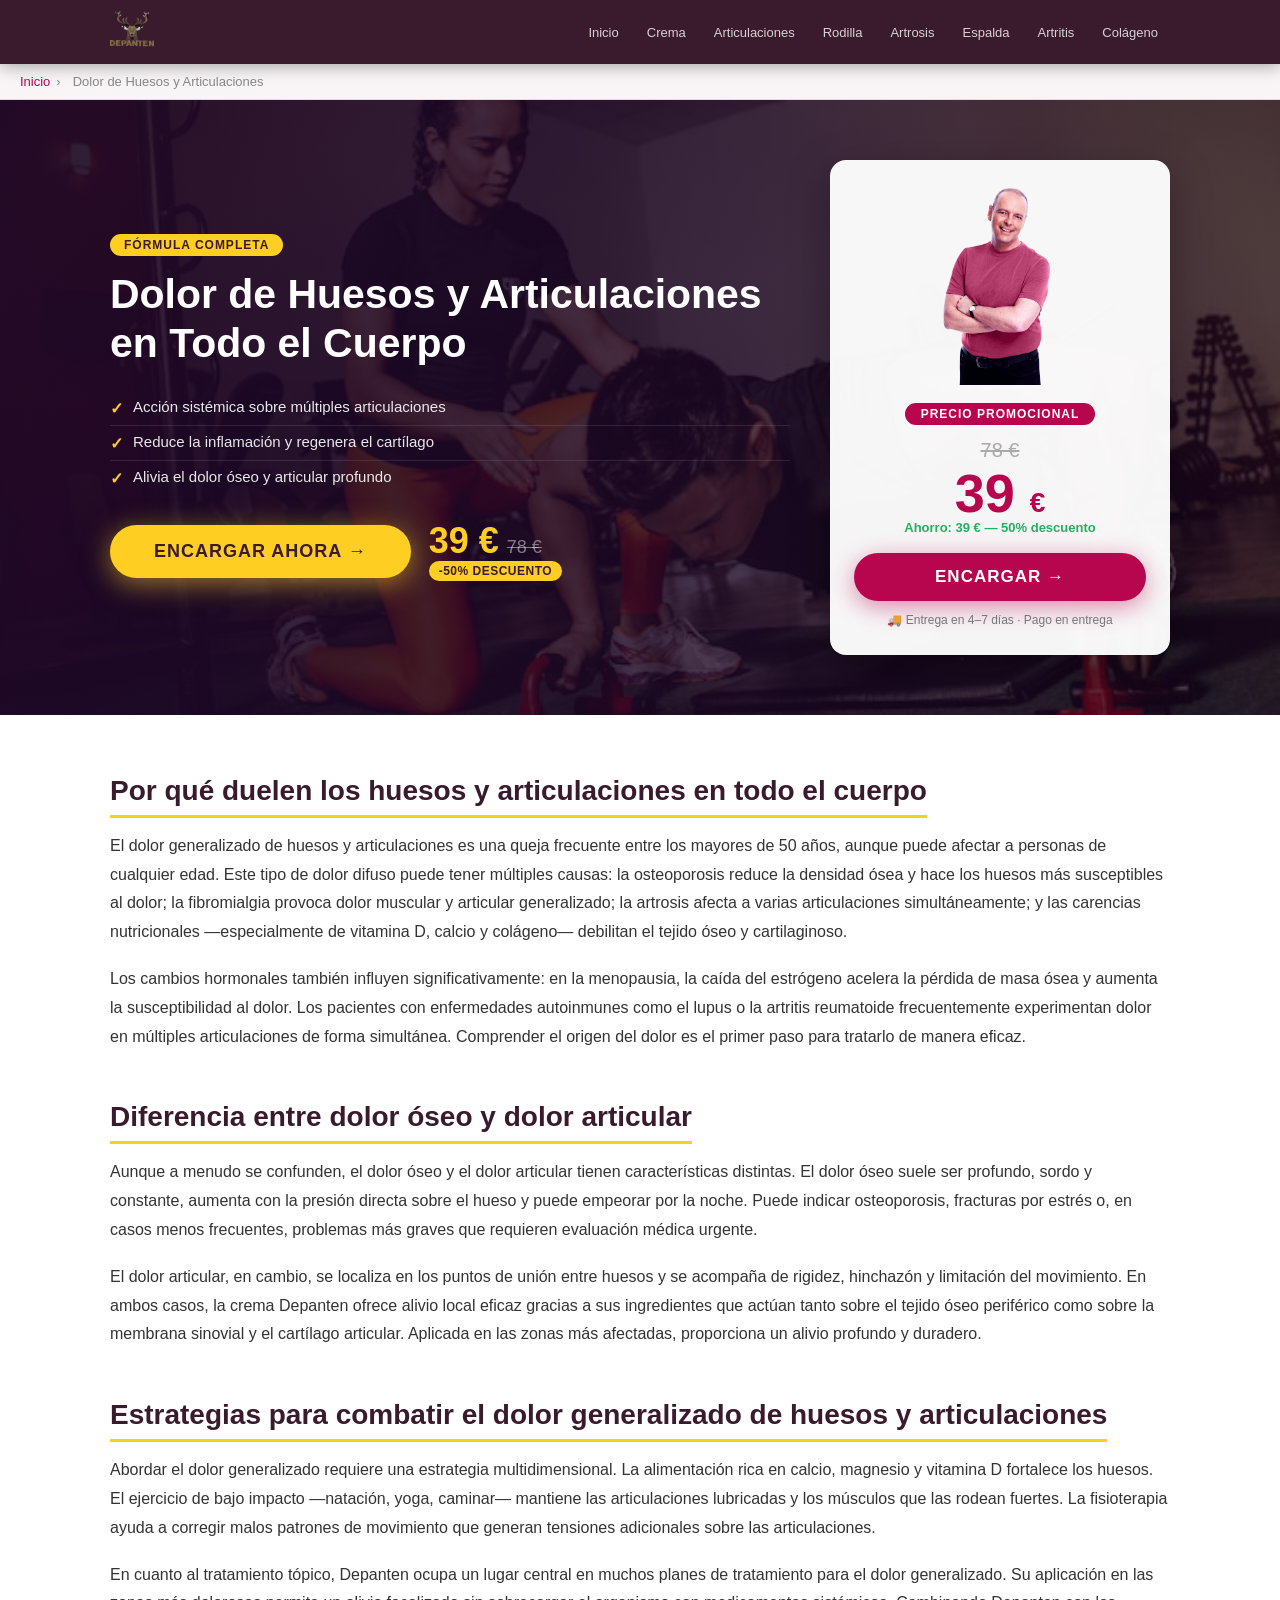
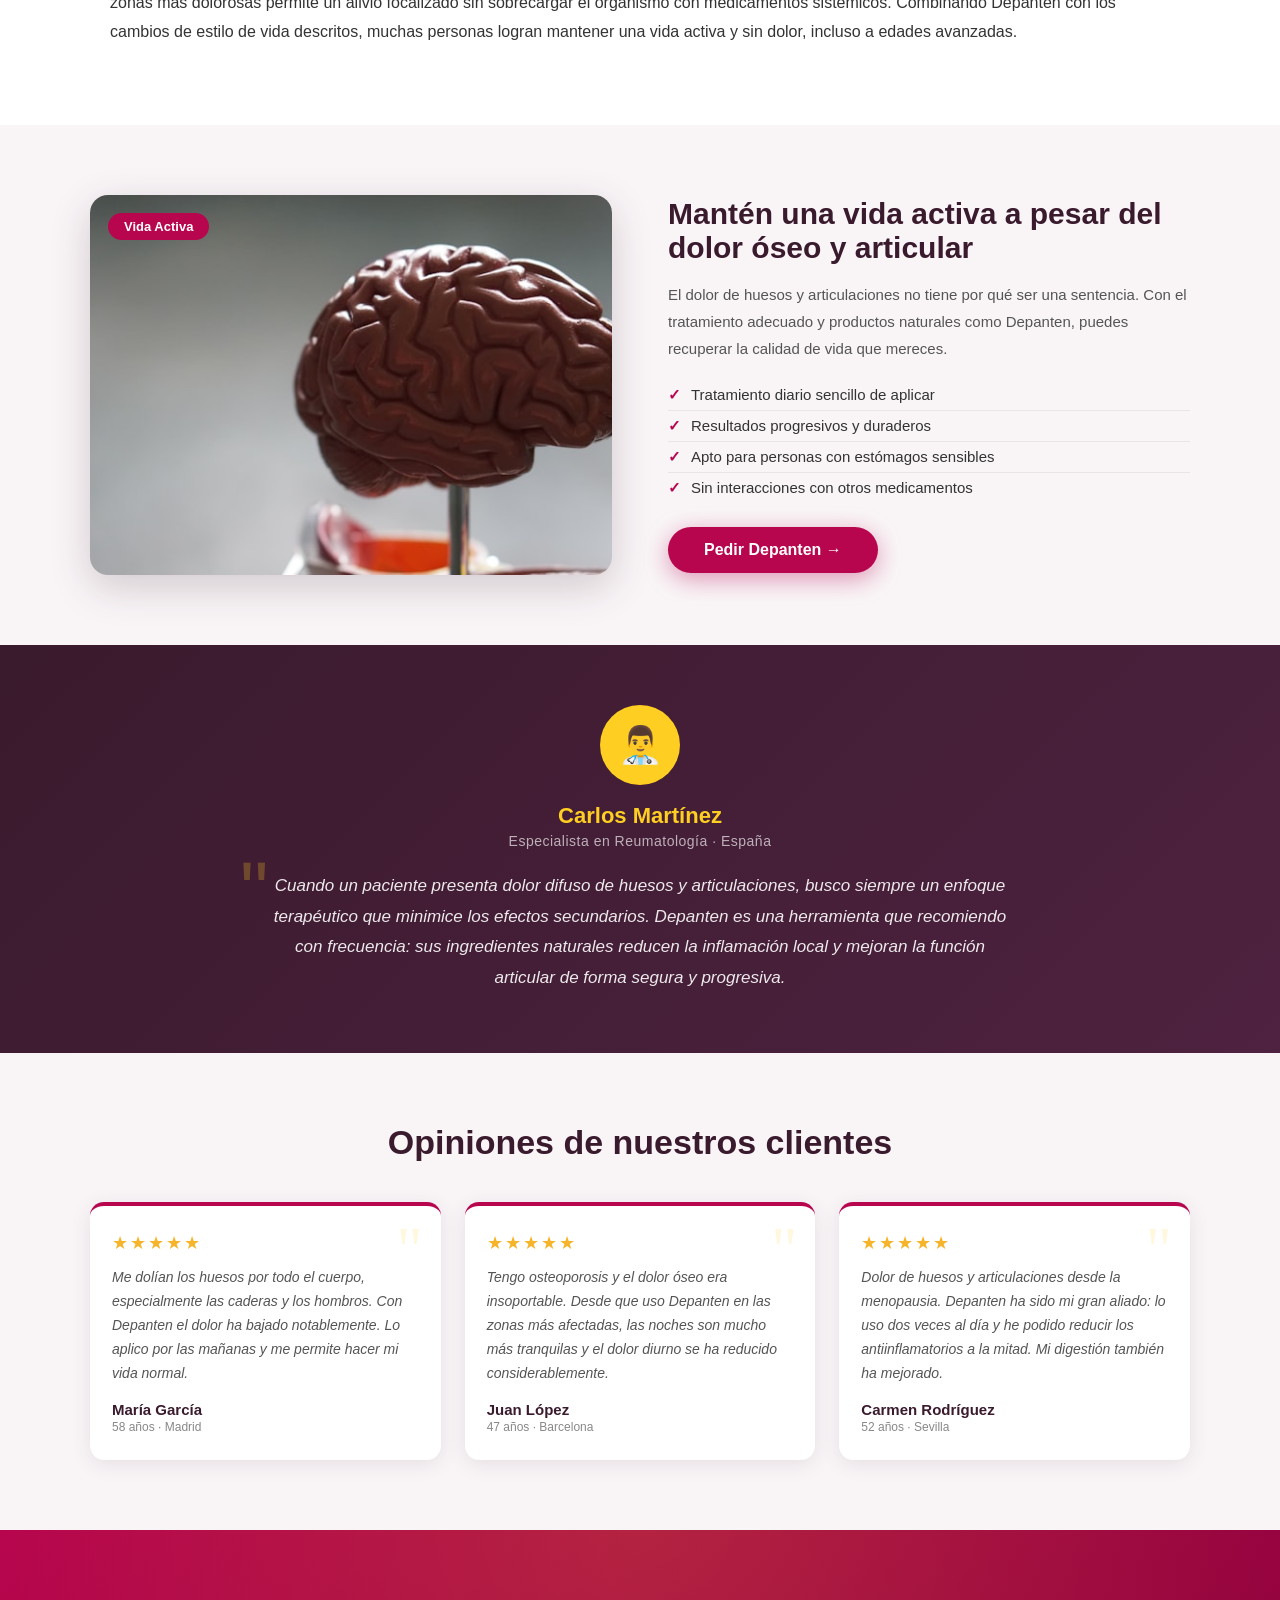
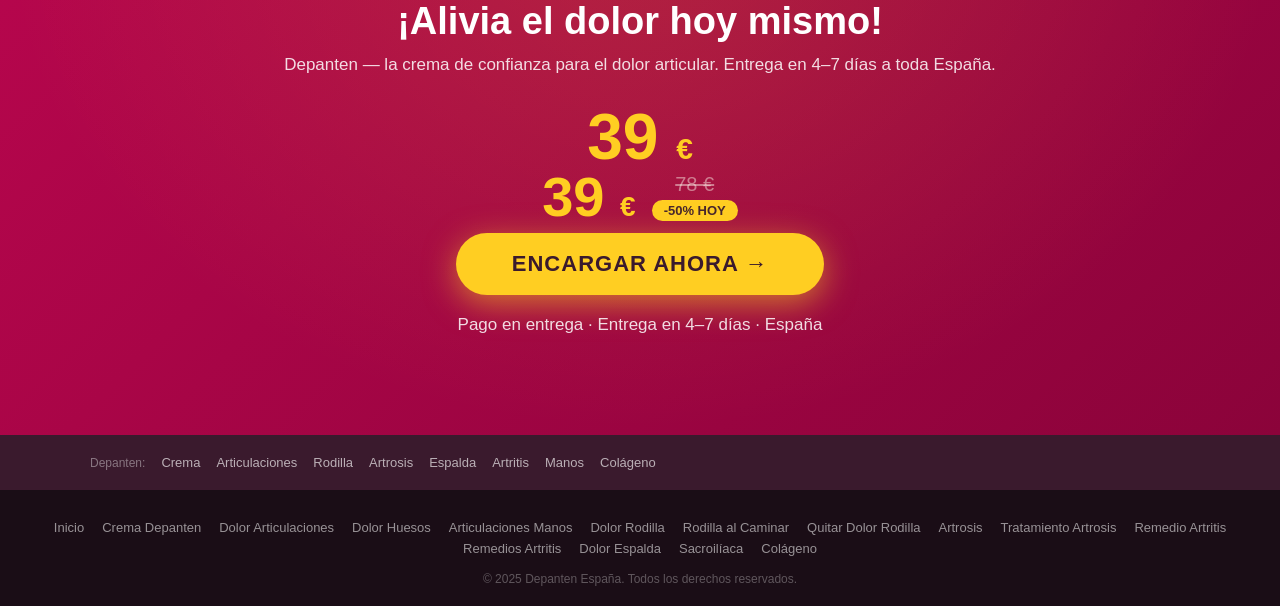
<file: dolor-huesos-articulaciones.html>
<!DOCTYPE html>
<html lang="es" dir="ltr">
<head>
  <meta name="viewport" content="width=device-width, initial-scale=1">
  <meta content="text/html; charset=utf-8" http-equiv="Content-Type">
  <title>Dolor de Huesos y Articulaciones en Todo el Cuerpo | Depanten España</title>
  <meta name="description" content="¿Tienes dolor de huesos y articulaciones en todo el cuerpo? Descubre las causas y el tratamiento más eficaz. Depanten alivia el dolor generalizado de forma natural."/>
  <link rel="canonical" href="https://depanten.es/dolor-huesos-articulaciones.html"/>
  <link href="favicon.ico" rel="icon">
  <link href="css/inner.css" media="all" rel="stylesheet">
</head>
<body>

<!-- HEADER -->
<header class="i-header">
  <div class="i-header-inner">
    <a href="index.html" class="i-logo"><img src="images/log1.png" alt="Depanten España"/></a>
    <nav class="i-nav">
      <a href="index.html">Inicio</a>
      <a href="crema-depanten.html">Crema</a>
      <a href="dolor-articulaciones.html">Articulaciones</a>
      <a href="dolor-rodilla.html">Rodilla</a>
      <a href="artrosis.html">Artrosis</a>
      <a href="dolor-espalda.html">Espalda</a>
      <a href="remedio-artritis.html">Artritis</a>
      <a href="colageno-articulaciones.html">Colágeno</a>
    </nav>
  </div>
</header>

<!-- BREADCRUMBS -->
<div class="breadcrumbs">
  <a href="index.html">Inicio</a><span>›</span><span>Dolor de Huesos y Articulaciones</span>
</div>

<!-- HERO -->
<section class="i-hero" style="background-image:url('photos/elderly-active.jpg');">
  <div class="i-hero-overlay"></div>
  <div class="i-hero-inner">
    <div class="i-hero-content">
      <div class="i-hero-badge">Fórmula Completa</div>
      <h1>Dolor de Huesos y Articulaciones en Todo el Cuerpo</h1>
      <ul class="i-benefits">
        <li>Acción sistémica sobre múltiples articulaciones</li>
        <li>Reduce la inflamación y regenera el cartílago</li>
        <li>Alivia el dolor óseo y articular profundo</li>
      </ul>
      <div style="display:flex;align-items:center;gap:18px;flex-wrap:wrap;margin-top:4px;">
      <a href="https://order.depanten.es/" class="i-hero-btn">ENCARGAR AHORA →</a>
      <div style="display:flex;flex-direction:column;align-items:flex-start;gap:2px;">
        <div style="display:flex;align-items:baseline;gap:8px;">
          <span style="font-size:36px;font-weight:900;color:#ffce22;line-height:1;">39 €</span>
          <span style="font-size:18px;color:rgba(255,255,255,0.45);text-decoration:line-through;">78 €</span>
        </div>
        <span style="background:#ffce22;color:#3a1a2d;font-weight:900;font-size:12px;padding:3px 10px;border-radius:20px;letter-spacing:0.5px;">-50% DESCUENTO</span>
      </div>
    </div>
    </div>
    <div class="i-price-card">
      <img src="images/u1.png" alt="Depanten crema" class="prod-img"/>
      <div class="i-promo-label">PRECIO PROMOCIONAL</div>
      <div class="i-price-old">78 €</div>
      <div class="i-price-new">39 <span>€</span></div>
      <div class="i-price-save">Ahorro: 39 € — 50% descuento</div>
      <a href="https://order.depanten.es/" class="i-card-btn">ENCARGAR →</a>
      <p class="i-delivery">🚚 Entrega en 4–7 días · Pago en entrega</p>
    </div>
  </div>
</section>

<!-- CONTENT -->
<section class="i-content">
  <h2>Por qué duelen los huesos y articulaciones en todo el cuerpo</h2>
  <p>El dolor generalizado de huesos y articulaciones es una queja frecuente entre los mayores de 50 años, aunque puede afectar a personas de cualquier edad. Este tipo de dolor difuso puede tener múltiples causas: la osteoporosis reduce la densidad ósea y hace los huesos más susceptibles al dolor; la fibromialgia provoca dolor muscular y articular generalizado; la artrosis afecta a varias articulaciones simultáneamente; y las carencias nutricionales —especialmente de vitamina D, calcio y colágeno— debilitan el tejido óseo y cartilaginoso.</p>
  <p>Los cambios hormonales también influyen significativamente: en la menopausia, la caída del estrógeno acelera la pérdida de masa ósea y aumenta la susceptibilidad al dolor. Los pacientes con enfermedades autoinmunes como el lupus o la artritis reumatoide frecuentemente experimentan dolor en múltiples articulaciones de forma simultánea. Comprender el origen del dolor es el primer paso para tratarlo de manera eficaz.</p>

  <h2>Diferencia entre dolor óseo y dolor articular</h2>
  <p>Aunque a menudo se confunden, el dolor óseo y el dolor articular tienen características distintas. El dolor óseo suele ser profundo, sordo y constante, aumenta con la presión directa sobre el hueso y puede empeorar por la noche. Puede indicar osteoporosis, fracturas por estrés o, en casos menos frecuentes, problemas más graves que requieren evaluación médica urgente.</p>
  <p>El dolor articular, en cambio, se localiza en los puntos de unión entre huesos y se acompaña de rigidez, hinchazón y limitación del movimiento. En ambos casos, la crema Depanten ofrece alivio local eficaz gracias a sus ingredientes que actúan tanto sobre el tejido óseo periférico como sobre la membrana sinovial y el cartílago articular. Aplicada en las zonas más afectadas, proporciona un alivio profundo y duradero.</p>

  <h2>Estrategias para combatir el dolor generalizado de huesos y articulaciones</h2>
  <p>Abordar el dolor generalizado requiere una estrategia multidimensional. La alimentación rica en calcio, magnesio y vitamina D fortalece los huesos. El ejercicio de bajo impacto —natación, yoga, caminar— mantiene las articulaciones lubricadas y los músculos que las rodean fuertes. La fisioterapia ayuda a corregir malos patrones de movimiento que generan tensiones adicionales sobre las articulaciones.</p>
  <p>En cuanto al tratamiento tópico, Depanten ocupa un lugar central en muchos planes de tratamiento para el dolor generalizado. Su aplicación en las zonas más dolorosas permite un alivio focalizado sin sobrecargar el organismo con medicamentos sistémicos. Combinando Depanten con los cambios de estilo de vida descritos, muchas personas logran mantener una vida activa y sin dolor, incluso a edades avanzadas.</p>
</section>

<!-- PHOTO + TEXT SECTION -->
<section class="i-photo-section bg-light">
  <div class="i-photo-grid">
    <div class="i-photo-img">
      <img src="photos/senior-couple.jpg" alt="Pareja mayor activa sin dolor"/>
      <div class="i-photo-badge">Vida Activa</div>
    </div>
    <div class="i-photo-text">
      <h2>Mantén una vida activa a pesar del dolor óseo y articular</h2>
      <p>El dolor de huesos y articulaciones no tiene por qué ser una sentencia. Con el tratamiento adecuado y productos naturales como Depanten, puedes recuperar la calidad de vida que mereces.</p>
      <ul class="i-photo-checklist">
        <li>Tratamiento diario sencillo de aplicar</li>
        <li>Resultados progresivos y duraderos</li>
        <li>Apto para personas con estómagos sensibles</li>
        <li>Sin interacciones con otros medicamentos</li>
      </ul>
      <a href="https://order.depanten.es/" class="i-photo-cta">Pedir Depanten →</a>
    </div>
  </div>
</section>

<!-- EXPERT -->
<section class="i-expert">
  <div class="i-expert-inner">
    <div class="i-expert-avatar">👨‍⚕️</div>
    <div class="i-expert-name">Carlos Martínez</div>
    <div class="i-expert-title">Especialista en Reumatología · España</div>
    <p class="i-expert-quote">Cuando un paciente presenta dolor difuso de huesos y articulaciones, busco siempre un enfoque terapéutico que minimice los efectos secundarios. Depanten es una herramienta que recomiendo con frecuencia: sus ingredientes naturales reducen la inflamación local y mejoran la función articular de forma segura y progresiva.</p>
  </div>
</section>

<!-- TESTIMONIALS -->
<section class="i-reviews">
  <h2 class="i-reviews-title">Opiniones de nuestros clientes</h2>
  <div class="i-reviews-grid">
    <div class="i-review-card">
      <div class="i-rev-stars">★★★★★</div>
      <p class="i-rev-text">Me dolían los huesos por todo el cuerpo, especialmente las caderas y los hombros. Con Depanten el dolor ha bajado notablemente. Lo aplico por las mañanas y me permite hacer mi vida normal.</p>
      <div class="i-rev-author">María García</div>
      <div class="i-rev-meta">58 años · Madrid</div>
    </div>
    <div class="i-review-card">
      <div class="i-rev-stars">★★★★★</div>
      <p class="i-rev-text">Tengo osteoporosis y el dolor óseo era insoportable. Desde que uso Depanten en las zonas más afectadas, las noches son mucho más tranquilas y el dolor diurno se ha reducido considerablemente.</p>
      <div class="i-rev-author">Juan López</div>
      <div class="i-rev-meta">47 años · Barcelona</div>
    </div>
    <div class="i-review-card">
      <div class="i-rev-stars">★★★★★</div>
      <p class="i-rev-text">Dolor de huesos y articulaciones desde la menopausia. Depanten ha sido mi gran aliado: lo uso dos veces al día y he podido reducir los antiinflamatorios a la mitad. Mi digestión también ha mejorado.</p>
      <div class="i-rev-author">Carmen Rodríguez</div>
      <div class="i-rev-meta">52 años · Sevilla</div>
    </div>
  </div>
</section>

<!-- FINAL CTA -->
<section class="i-final-cta">
  <h2>¡Alivia el dolor hoy mismo!</h2>
  <p>Depanten — la crema de confianza para el dolor articular. Entrega en 4–7 días a toda España.</p>
  <div class="i-final-price-new">39 <span>€</span></div>
  </div>
  <div style="margin-bottom:8px;display:flex;align-items:center;justify-content:center;gap:16px;">
    <span style="font-size:56px;font-weight:900;color:#ffce22;line-height:1;">39 <span style="font-size:28px;">€</span></span>
    <div>
      <div style="font-size:20px;color:rgba(255,255,255,0.45);text-decoration:line-through;">78 €</div>
      <div style="background:#ffce22;color:#3a1a2d;font-weight:900;font-size:13px;padding:3px 12px;border-radius:20px;margin-top:4px;">-50% HOY</div>
    </div>
  </div>
  <a href="https://order.depanten.es/" class="i-final-btn">ENCARGAR AHORA →</a>
  <p class="i-final-trust">Pago en entrega · Entrega en 4–7 días · España</p>
</section>

<!-- SEO LINKS -->
<div class="i-seo-links">
  <div class="i-seo-links-inner">
    <span>Depanten:</span>
    <a href="crema-depanten.html">Crema</a>
    <a href="dolor-articulaciones.html">Articulaciones</a>
    <a href="dolor-rodilla.html">Rodilla</a>
    <a href="artrosis.html">Artrosis</a>
    <a href="dolor-espalda.html">Espalda</a>
    <a href="remedio-artritis.html">Artritis</a>
    <a href="dolor-articulaciones-manos.html">Manos</a>
    <a href="colageno-articulaciones.html">Colágeno</a>
  </div>
</div>

<!-- FOOTER -->
<footer class="i-footer">
  <nav class="i-footer-links">
    <a href="index.html">Inicio</a>
    <a href="crema-depanten.html">Crema Depanten</a>
    <a href="dolor-articulaciones.html">Dolor Articulaciones</a>
    <a href="dolor-huesos-articulaciones.html">Dolor Huesos</a>
    <a href="dolor-articulaciones-manos.html">Articulaciones Manos</a>
    <a href="dolor-rodilla.html">Dolor Rodilla</a>
    <a href="dolor-rodilla-caminar.html">Rodilla al Caminar</a>
    <a href="como-quitar-dolor-rodilla.html">Quitar Dolor Rodilla</a>
    <a href="artrosis.html">Artrosis</a>
    <a href="tratamiento-artrosis.html">Tratamiento Artrosis</a>
    <a href="remedio-artritis.html">Remedio Artritis</a>
    <a href="remedios-caseros-artritis.html">Remedios Artritis</a>
    <a href="dolor-espalda.html">Dolor Espalda</a>
    <a href="articulacion-sacroiliaca.html">Sacroilíaca</a>
    <a href="colageno-articulaciones.html">Colágeno</a>
  </nav>
  <p class="i-footer-copy">&copy; 2025 Depanten España. Todos los derechos reservados.</p>
</footer>

</body>
</html>
</file>
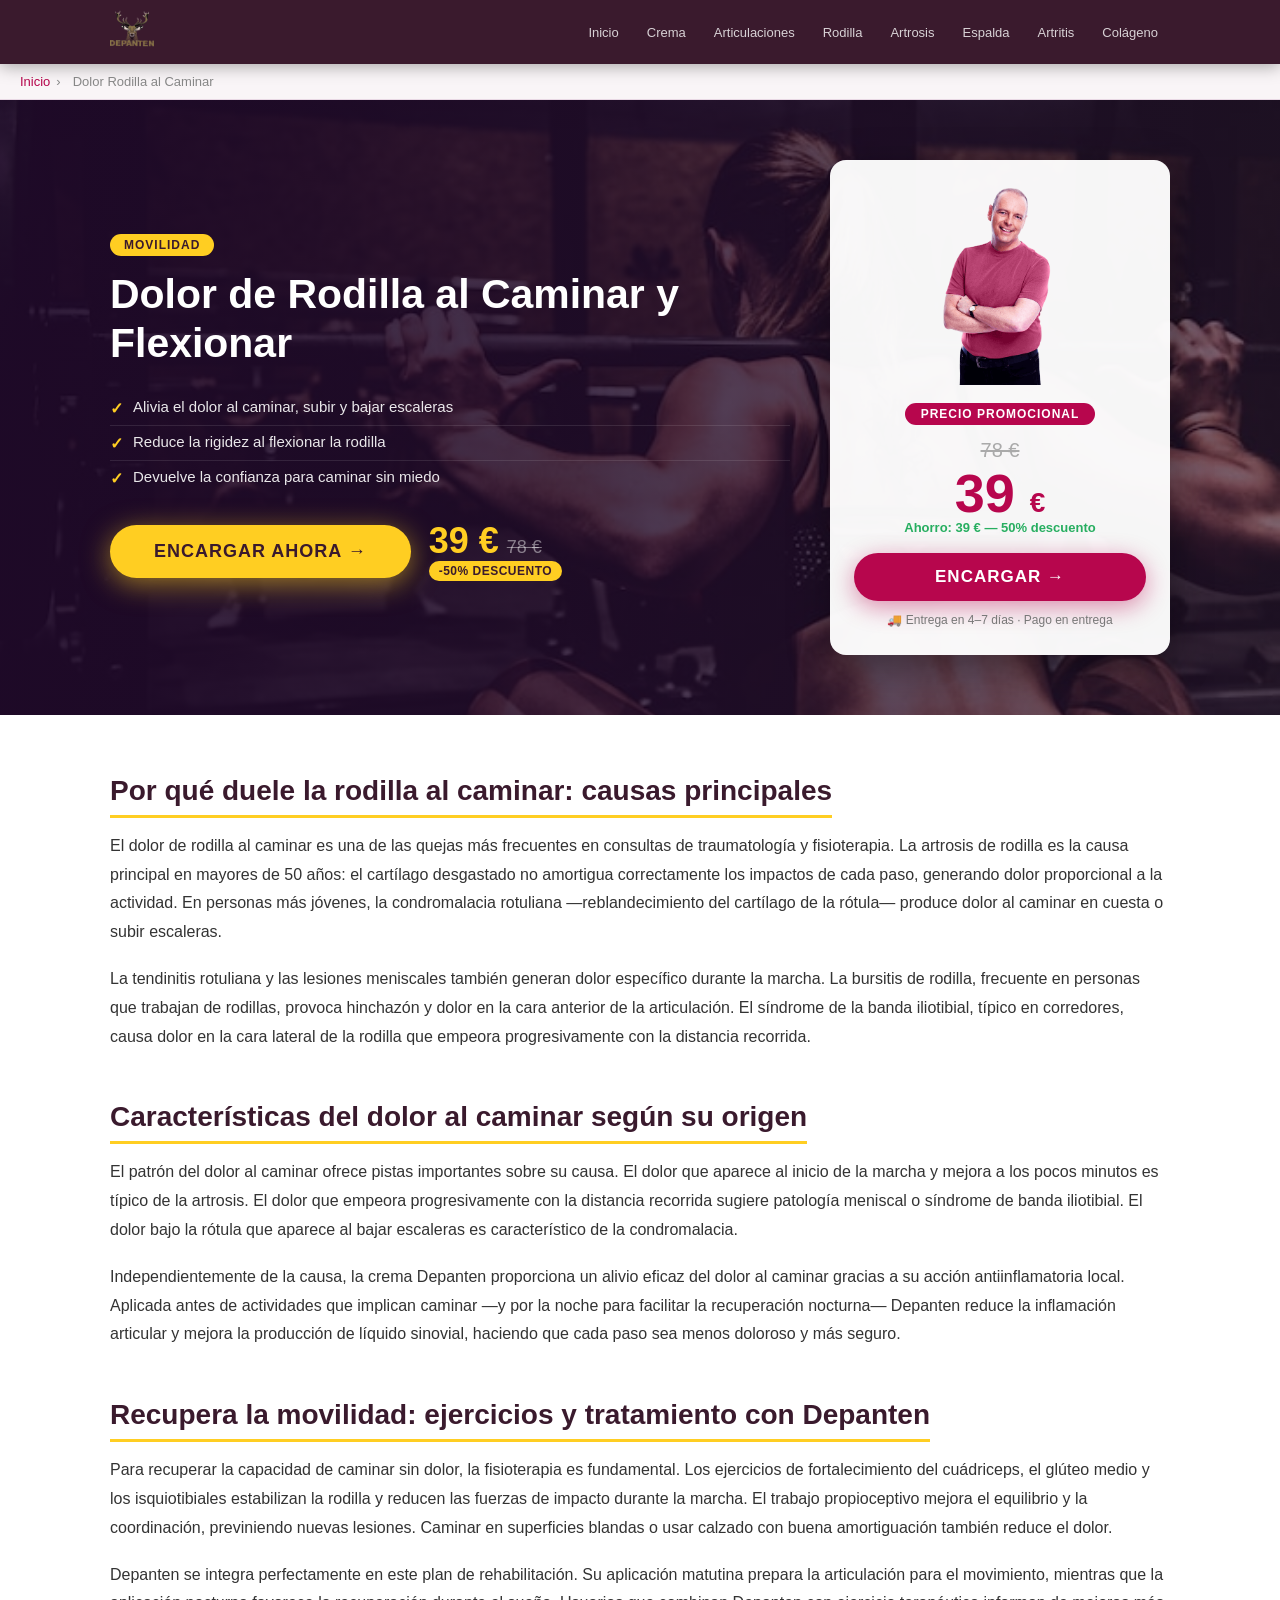
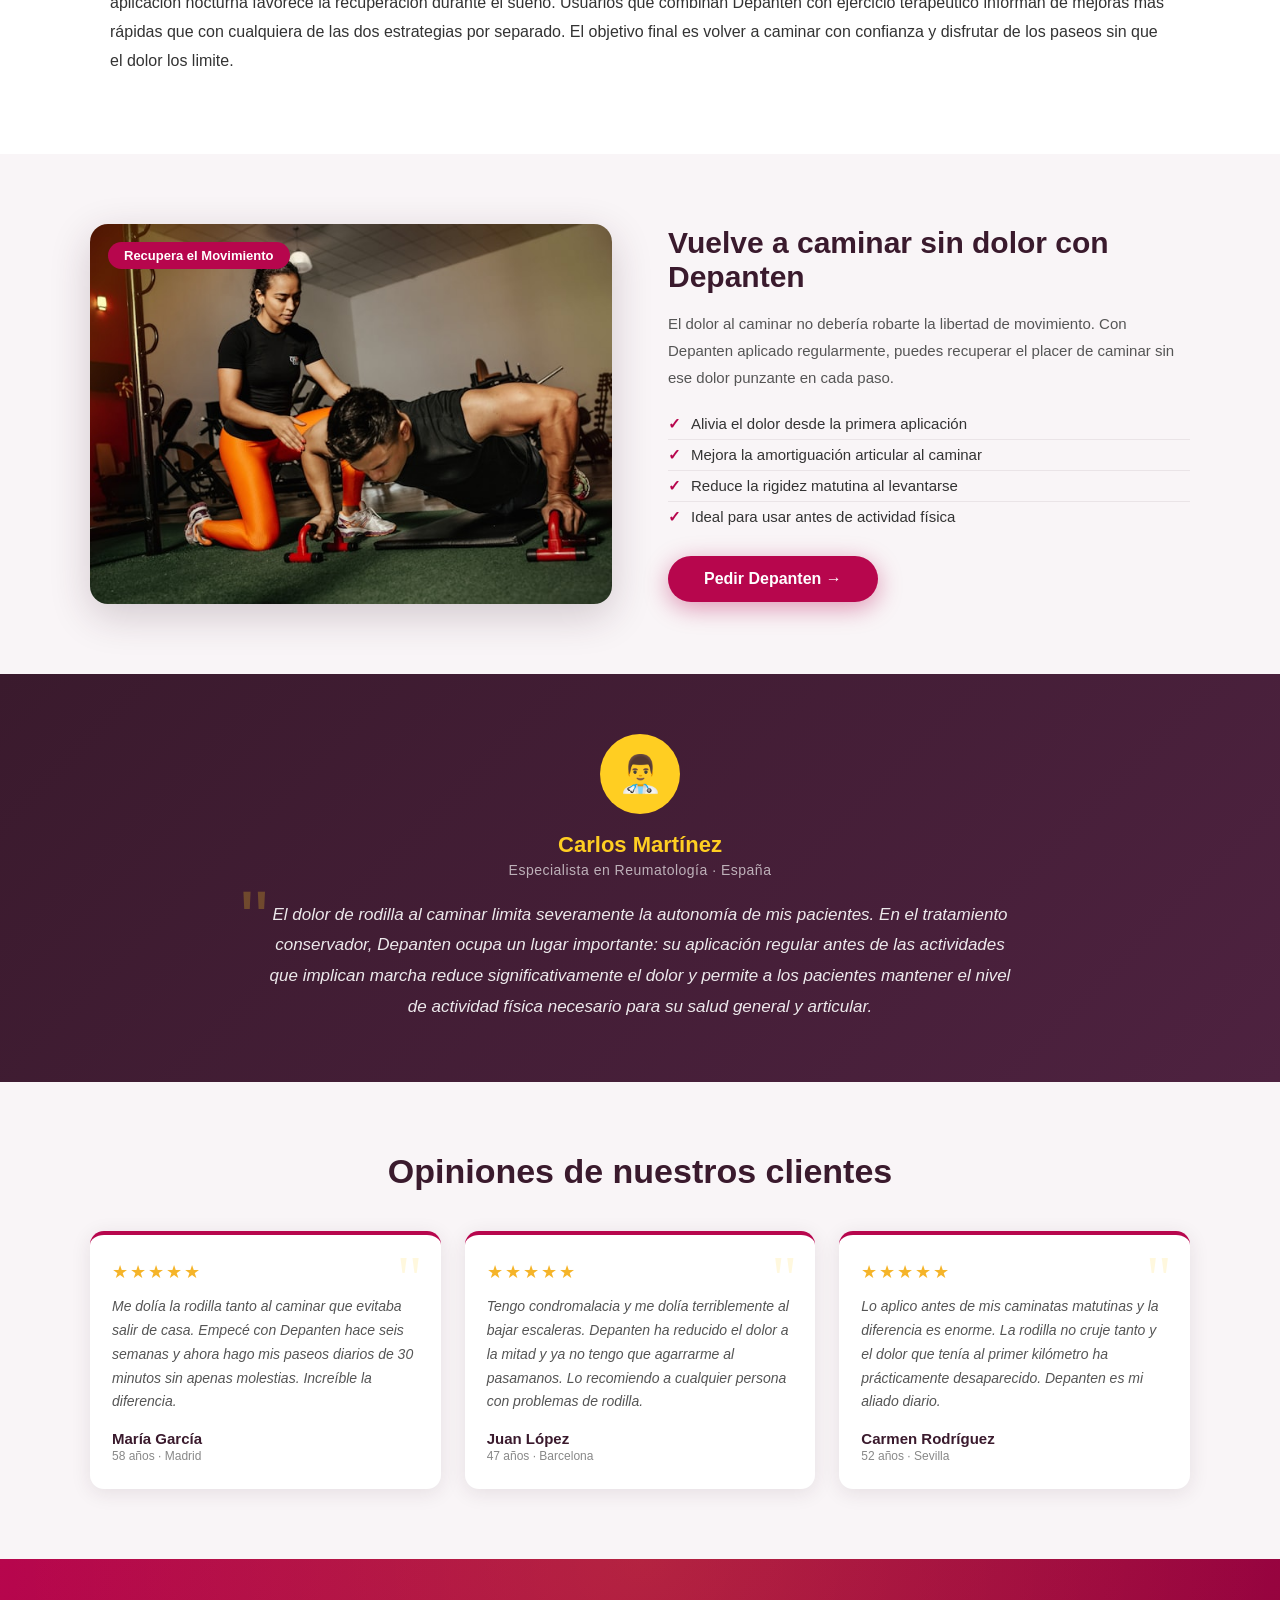
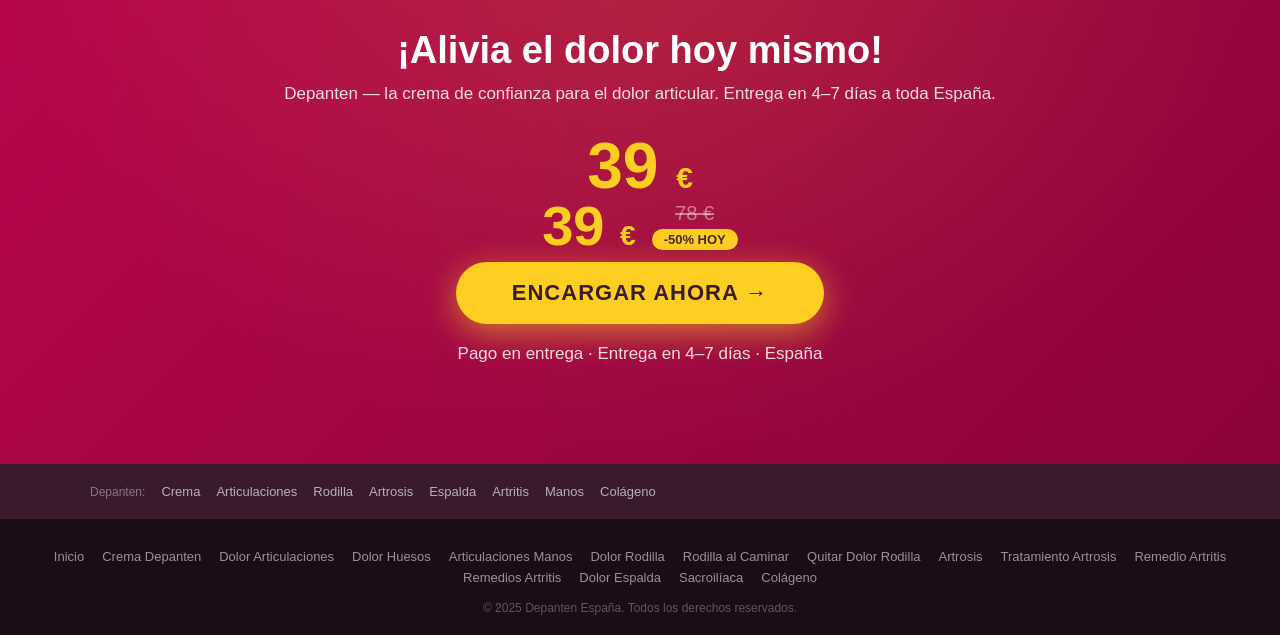
<file: dolor-rodilla-caminar.html>
<!DOCTYPE html>
<html lang="es" dir="ltr">
<head>
  <meta name="viewport" content="width=device-width, initial-scale=1">
  <meta content="text/html; charset=utf-8" http-equiv="Content-Type">
  <title>Dolor de Rodilla al Caminar y Flexionar | Depanten España</title>
  <meta name="description" content="¿Te duele la rodilla al caminar o flexionar? Descubre las causas y el mejor tratamiento. Depanten alivia el dolor de rodilla al caminar de forma rápida y natural."/>
  <link rel="canonical" href="https://depanten.es/dolor-rodilla-caminar.html"/>
  <link href="favicon.ico" rel="icon">
  <link href="css/inner.css" media="all" rel="stylesheet">
</head>
<body>

<!-- HEADER -->
<header class="i-header">
  <div class="i-header-inner">
    <a href="index.html" class="i-logo"><img src="images/log1.png" alt="Depanten España"/></a>
    <nav class="i-nav">
      <a href="index.html">Inicio</a>
      <a href="crema-depanten.html">Crema</a>
      <a href="dolor-articulaciones.html">Articulaciones</a>
      <a href="dolor-rodilla.html">Rodilla</a>
      <a href="artrosis.html">Artrosis</a>
      <a href="dolor-espalda.html">Espalda</a>
      <a href="remedio-artritis.html">Artritis</a>
      <a href="colageno-articulaciones.html">Colágeno</a>
    </nav>
  </div>
</header>

<!-- BREADCRUMBS -->
<div class="breadcrumbs">
  <a href="index.html">Inicio</a><span>›</span><span>Dolor Rodilla al Caminar</span>
</div>

<!-- HERO -->
<section class="i-hero" style="background-image:url('photos/knee-detail.jpg');">
  <div class="i-hero-overlay"></div>
  <div class="i-hero-inner">
    <div class="i-hero-content">
      <div class="i-hero-badge">Movilidad</div>
      <h1>Dolor de Rodilla al Caminar y Flexionar</h1>
      <ul class="i-benefits">
        <li>Alivia el dolor al caminar, subir y bajar escaleras</li>
        <li>Reduce la rigidez al flexionar la rodilla</li>
        <li>Devuelve la confianza para caminar sin miedo</li>
      </ul>
      <div style="display:flex;align-items:center;gap:18px;flex-wrap:wrap;margin-top:4px;">
      <a href="https://order.depanten.es/" class="i-hero-btn">ENCARGAR AHORA →</a>
      <div style="display:flex;flex-direction:column;align-items:flex-start;gap:2px;">
        <div style="display:flex;align-items:baseline;gap:8px;">
          <span style="font-size:36px;font-weight:900;color:#ffce22;line-height:1;">39 €</span>
          <span style="font-size:18px;color:rgba(255,255,255,0.45);text-decoration:line-through;">78 €</span>
        </div>
        <span style="background:#ffce22;color:#3a1a2d;font-weight:900;font-size:12px;padding:3px 10px;border-radius:20px;letter-spacing:0.5px;">-50% DESCUENTO</span>
      </div>
    </div>
    </div>
    <div class="i-price-card">
      <img src="images/u1.png" alt="Depanten crema" class="prod-img"/>
      <div class="i-promo-label">PRECIO PROMOCIONAL</div>
      <div class="i-price-old">78 €</div>
      <div class="i-price-new">39 <span>€</span></div>
      <div class="i-price-save">Ahorro: 39 € — 50% descuento</div>
      <a href="https://order.depanten.es/" class="i-card-btn">ENCARGAR →</a>
      <p class="i-delivery">🚚 Entrega en 4–7 días · Pago en entrega</p>
    </div>
  </div>
</section>

<!-- CONTENT -->
<section class="i-content">
  <h2>Por qué duele la rodilla al caminar: causas principales</h2>
  <p>El dolor de rodilla al caminar es una de las quejas más frecuentes en consultas de traumatología y fisioterapia. La artrosis de rodilla es la causa principal en mayores de 50 años: el cartílago desgastado no amortigua correctamente los impactos de cada paso, generando dolor proporcional a la actividad. En personas más jóvenes, la condromalacia rotuliana —reblandecimiento del cartílago de la rótula— produce dolor al caminar en cuesta o subir escaleras.</p>
  <p>La tendinitis rotuliana y las lesiones meniscales también generan dolor específico durante la marcha. La bursitis de rodilla, frecuente en personas que trabajan de rodillas, provoca hinchazón y dolor en la cara anterior de la articulación. El síndrome de la banda iliotibial, típico en corredores, causa dolor en la cara lateral de la rodilla que empeora progresivamente con la distancia recorrida.</p>

  <h2>Características del dolor al caminar según su origen</h2>
  <p>El patrón del dolor al caminar ofrece pistas importantes sobre su causa. El dolor que aparece al inicio de la marcha y mejora a los pocos minutos es típico de la artrosis. El dolor que empeora progresivamente con la distancia recorrida sugiere patología meniscal o síndrome de banda iliotibial. El dolor bajo la rótula que aparece al bajar escaleras es característico de la condromalacia.</p>
  <p>Independientemente de la causa, la crema Depanten proporciona un alivio eficaz del dolor al caminar gracias a su acción antiinflamatoria local. Aplicada antes de actividades que implican caminar —y por la noche para facilitar la recuperación nocturna— Depanten reduce la inflamación articular y mejora la producción de líquido sinovial, haciendo que cada paso sea menos doloroso y más seguro.</p>

  <h2>Recupera la movilidad: ejercicios y tratamiento con Depanten</h2>
  <p>Para recuperar la capacidad de caminar sin dolor, la fisioterapia es fundamental. Los ejercicios de fortalecimiento del cuádriceps, el glúteo medio y los isquiotibiales estabilizan la rodilla y reducen las fuerzas de impacto durante la marcha. El trabajo propioceptivo mejora el equilibrio y la coordinación, previniendo nuevas lesiones. Caminar en superficies blandas o usar calzado con buena amortiguación también reduce el dolor.</p>
  <p>Depanten se integra perfectamente en este plan de rehabilitación. Su aplicación matutina prepara la articulación para el movimiento, mientras que la aplicación nocturna favorece la recuperación durante el sueño. Usuarios que combinan Depanten con ejercicio terapéutico informan de mejoras más rápidas que con cualquiera de las dos estrategias por separado. El objetivo final es volver a caminar con confianza y disfrutar de los paseos sin que el dolor los limite.</p>
</section>

<!-- PHOTO + TEXT SECTION -->
<section class="i-photo-section bg-light">
  <div class="i-photo-grid">
    <div class="i-photo-img">
      <img src="photos/walking-park.jpg" alt="Persona caminando en el parque sin dolor de rodilla"/>
      <div class="i-photo-badge">Recupera el Movimiento</div>
    </div>
    <div class="i-photo-text">
      <h2>Vuelve a caminar sin dolor con Depanten</h2>
      <p>El dolor al caminar no debería robarte la libertad de movimiento. Con Depanten aplicado regularmente, puedes recuperar el placer de caminar sin ese dolor punzante en cada paso.</p>
      <ul class="i-photo-checklist">
        <li>Alivia el dolor desde la primera aplicación</li>
        <li>Mejora la amortiguación articular al caminar</li>
        <li>Reduce la rigidez matutina al levantarse</li>
        <li>Ideal para usar antes de actividad física</li>
      </ul>
      <a href="https://order.depanten.es/" class="i-photo-cta">Pedir Depanten →</a>
    </div>
  </div>
</section>

<!-- EXPERT -->
<section class="i-expert">
  <div class="i-expert-inner">
    <div class="i-expert-avatar">👨‍⚕️</div>
    <div class="i-expert-name">Carlos Martínez</div>
    <div class="i-expert-title">Especialista en Reumatología · España</div>
    <p class="i-expert-quote">El dolor de rodilla al caminar limita severamente la autonomía de mis pacientes. En el tratamiento conservador, Depanten ocupa un lugar importante: su aplicación regular antes de las actividades que implican marcha reduce significativamente el dolor y permite a los pacientes mantener el nivel de actividad física necesario para su salud general y articular.</p>
  </div>
</section>

<!-- TESTIMONIALS -->
<section class="i-reviews">
  <h2 class="i-reviews-title">Opiniones de nuestros clientes</h2>
  <div class="i-reviews-grid">
    <div class="i-review-card">
      <div class="i-rev-stars">★★★★★</div>
      <p class="i-rev-text">Me dolía la rodilla tanto al caminar que evitaba salir de casa. Empecé con Depanten hace seis semanas y ahora hago mis paseos diarios de 30 minutos sin apenas molestias. Increíble la diferencia.</p>
      <div class="i-rev-author">María García</div>
      <div class="i-rev-meta">58 años · Madrid</div>
    </div>
    <div class="i-review-card">
      <div class="i-rev-stars">★★★★★</div>
      <p class="i-rev-text">Tengo condromalacia y me dolía terriblemente al bajar escaleras. Depanten ha reducido el dolor a la mitad y ya no tengo que agarrarme al pasamanos. Lo recomiendo a cualquier persona con problemas de rodilla.</p>
      <div class="i-rev-author">Juan López</div>
      <div class="i-rev-meta">47 años · Barcelona</div>
    </div>
    <div class="i-review-card">
      <div class="i-rev-stars">★★★★★</div>
      <p class="i-rev-text">Lo aplico antes de mis caminatas matutinas y la diferencia es enorme. La rodilla no cruje tanto y el dolor que tenía al primer kilómetro ha prácticamente desaparecido. Depanten es mi aliado diario.</p>
      <div class="i-rev-author">Carmen Rodríguez</div>
      <div class="i-rev-meta">52 años · Sevilla</div>
    </div>
  </div>
</section>

<!-- FINAL CTA -->
<section class="i-final-cta">
  <h2>¡Alivia el dolor hoy mismo!</h2>
  <p>Depanten — la crema de confianza para el dolor articular. Entrega en 4–7 días a toda España.</p>
  <div class="i-final-price-new">39 <span>€</span></div>
  </div>
  <div style="margin-bottom:8px;display:flex;align-items:center;justify-content:center;gap:16px;">
    <span style="font-size:56px;font-weight:900;color:#ffce22;line-height:1;">39 <span style="font-size:28px;">€</span></span>
    <div>
      <div style="font-size:20px;color:rgba(255,255,255,0.45);text-decoration:line-through;">78 €</div>
      <div style="background:#ffce22;color:#3a1a2d;font-weight:900;font-size:13px;padding:3px 12px;border-radius:20px;margin-top:4px;">-50% HOY</div>
    </div>
  </div>
  <a href="https://order.depanten.es/" class="i-final-btn">ENCARGAR AHORA →</a>
  <p class="i-final-trust">Pago en entrega · Entrega en 4–7 días · España</p>
</section>

<!-- SEO LINKS -->
<div class="i-seo-links">
  <div class="i-seo-links-inner">
    <span>Depanten:</span>
    <a href="crema-depanten.html">Crema</a>
    <a href="dolor-articulaciones.html">Articulaciones</a>
    <a href="dolor-rodilla.html">Rodilla</a>
    <a href="artrosis.html">Artrosis</a>
    <a href="dolor-espalda.html">Espalda</a>
    <a href="remedio-artritis.html">Artritis</a>
    <a href="dolor-articulaciones-manos.html">Manos</a>
    <a href="colageno-articulaciones.html">Colágeno</a>
  </div>
</div>

<!-- FOOTER -->
<footer class="i-footer">
  <nav class="i-footer-links">
    <a href="index.html">Inicio</a>
    <a href="crema-depanten.html">Crema Depanten</a>
    <a href="dolor-articulaciones.html">Dolor Articulaciones</a>
    <a href="dolor-huesos-articulaciones.html">Dolor Huesos</a>
    <a href="dolor-articulaciones-manos.html">Articulaciones Manos</a>
    <a href="dolor-rodilla.html">Dolor Rodilla</a>
    <a href="dolor-rodilla-caminar.html">Rodilla al Caminar</a>
    <a href="como-quitar-dolor-rodilla.html">Quitar Dolor Rodilla</a>
    <a href="artrosis.html">Artrosis</a>
    <a href="tratamiento-artrosis.html">Tratamiento Artrosis</a>
    <a href="remedio-artritis.html">Remedio Artritis</a>
    <a href="remedios-caseros-artritis.html">Remedios Artritis</a>
    <a href="dolor-espalda.html">Dolor Espalda</a>
    <a href="articulacion-sacroiliaca.html">Sacroilíaca</a>
    <a href="colageno-articulaciones.html">Colágeno</a>
  </nav>
  <p class="i-footer-copy">&copy; 2025 Depanten España. Todos los derechos reservados.</p>
</footer>

</body>
</html>
</file>
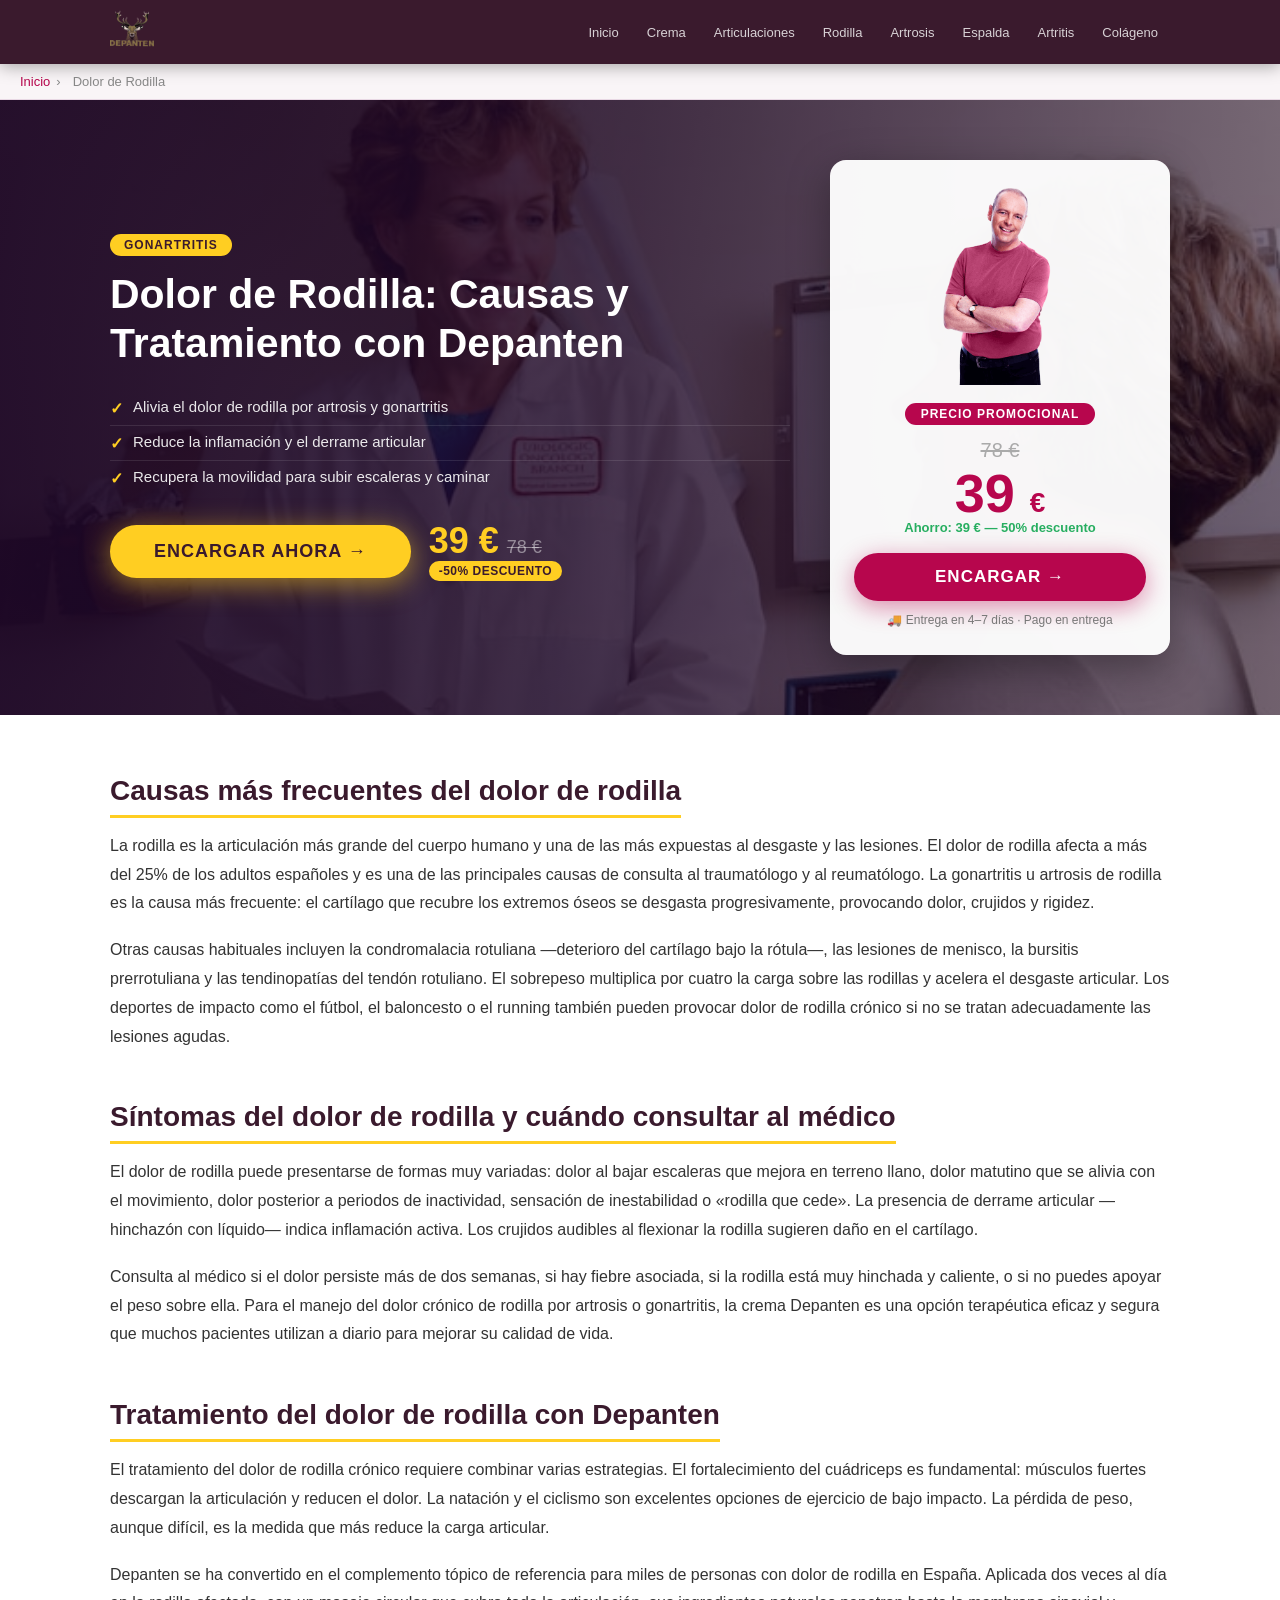
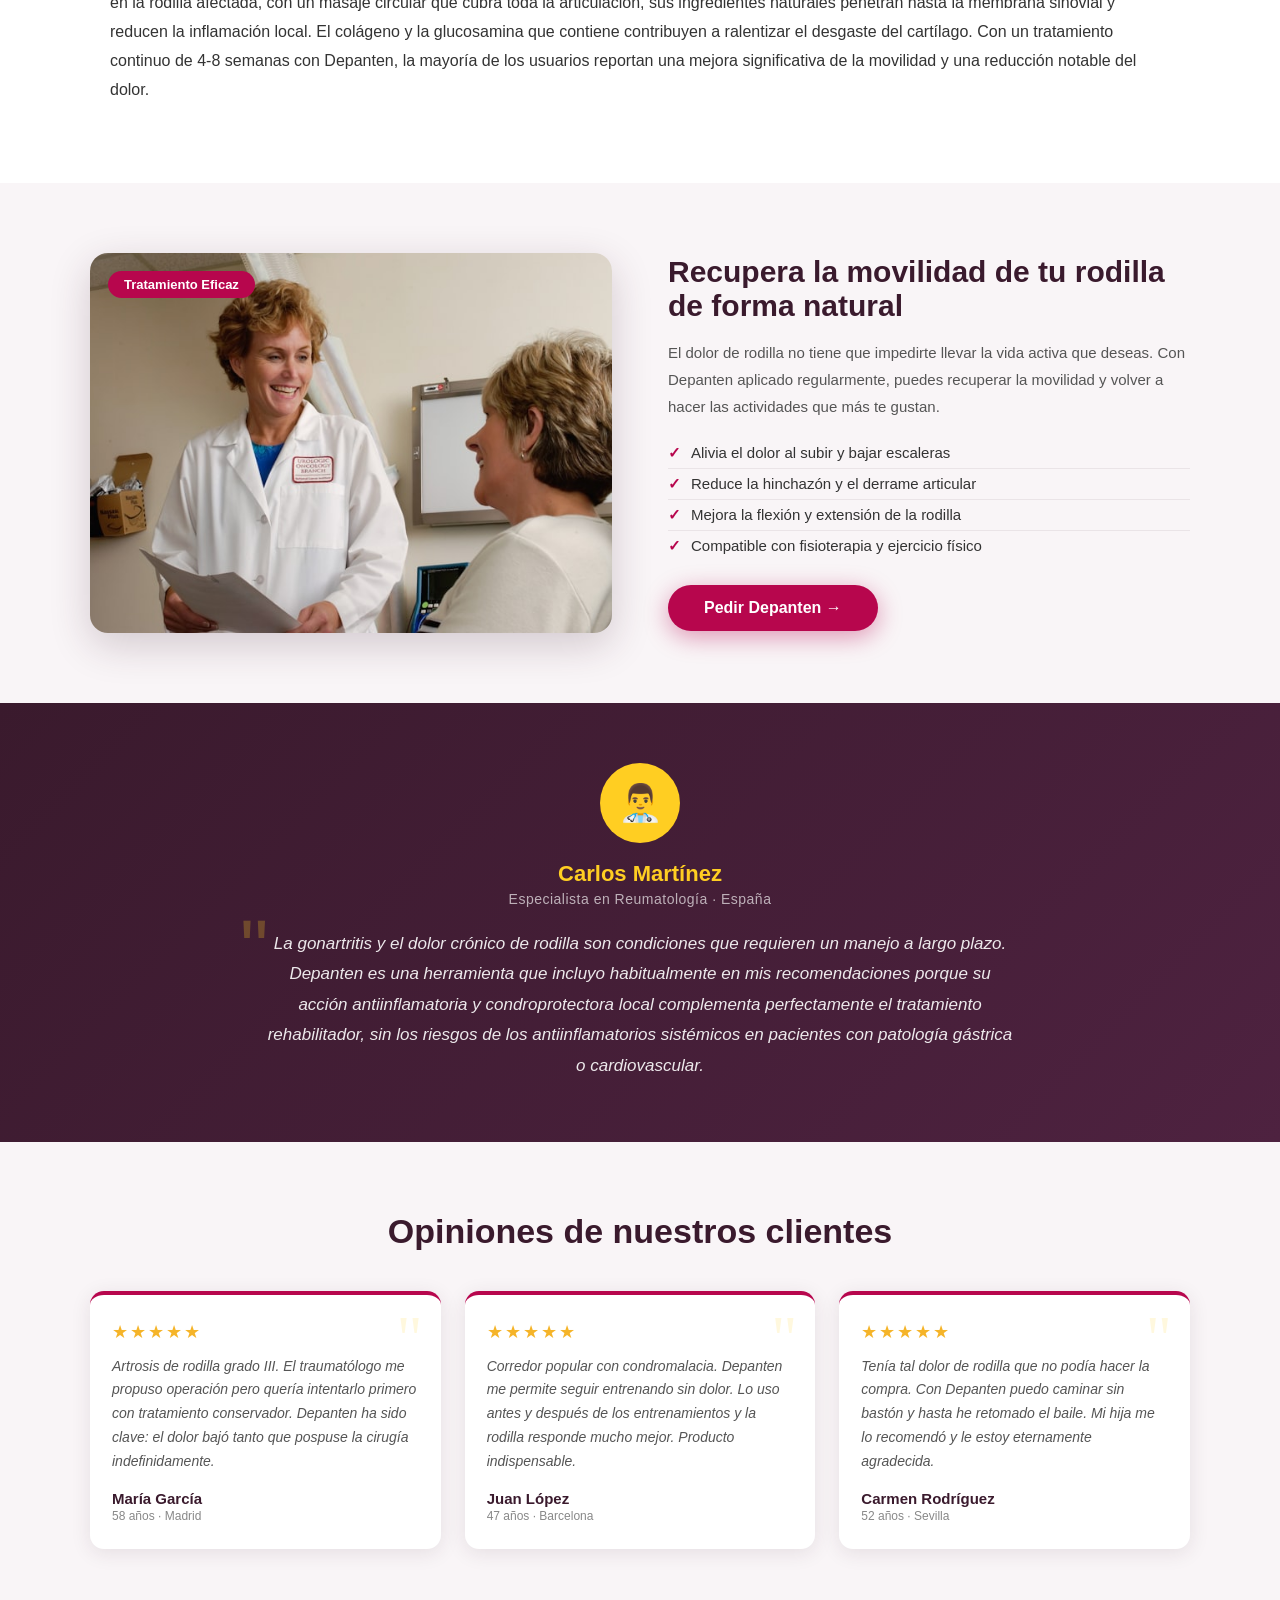
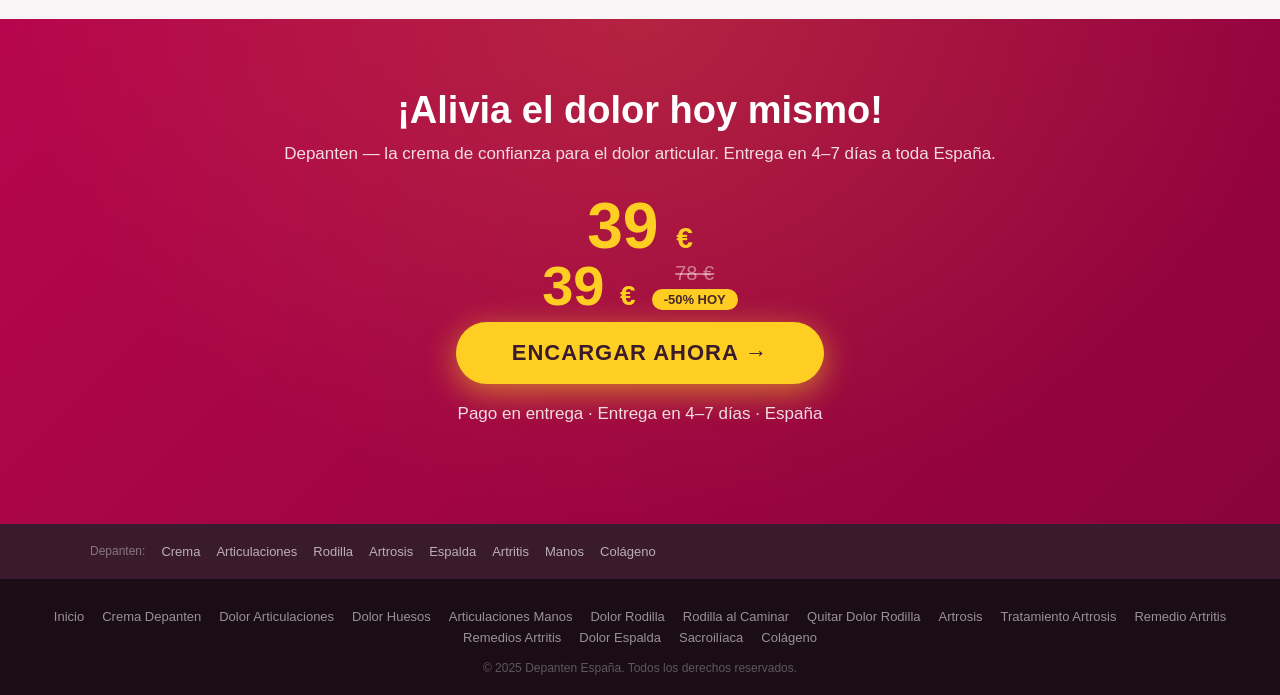
<file: dolor-rodilla.html>
<!DOCTYPE html>
<html lang="es" dir="ltr">
<head>
  <meta name="viewport" content="width=device-width, initial-scale=1">
  <meta content="text/html; charset=utf-8" http-equiv="Content-Type">
  <title>Dolor de Rodilla: Causas y Tratamiento con Depanten | Depanten España</title>
  <meta name="description" content="Dolor de rodilla: causas, tipos y el mejor tratamiento. La crema Depanten alivia el dolor de rodilla por artrosis, gonartritis y lesiones de forma eficaz y natural."/>
  <link rel="canonical" href="https://depanten.es/dolor-rodilla.html"/>
  <link href="favicon.ico" rel="icon">
  <link href="css/inner.css" media="all" rel="stylesheet">
</head>
<body>

<!-- HEADER -->
<header class="i-header">
  <div class="i-header-inner">
    <a href="index.html" class="i-logo"><img src="images/log1.png" alt="Depanten España"/></a>
    <nav class="i-nav">
      <a href="index.html">Inicio</a>
      <a href="crema-depanten.html">Crema</a>
      <a href="dolor-articulaciones.html">Articulaciones</a>
      <a href="dolor-rodilla.html">Rodilla</a>
      <a href="artrosis.html">Artrosis</a>
      <a href="dolor-espalda.html">Espalda</a>
      <a href="remedio-artritis.html">Artritis</a>
      <a href="colageno-articulaciones.html">Colágeno</a>
    </nav>
  </div>
</header>

<!-- BREADCRUMBS -->
<div class="breadcrumbs">
  <a href="index.html">Inicio</a><span>›</span><span>Dolor de Rodilla</span>
</div>

<!-- HERO -->
<section class="i-hero" style="background-image:url('photos/knee.jpg');">
  <div class="i-hero-overlay"></div>
  <div class="i-hero-inner">
    <div class="i-hero-content">
      <div class="i-hero-badge">Gonartritis</div>
      <h1>Dolor de Rodilla: Causas y Tratamiento con Depanten</h1>
      <ul class="i-benefits">
        <li>Alivia el dolor de rodilla por artrosis y gonartritis</li>
        <li>Reduce la inflamación y el derrame articular</li>
        <li>Recupera la movilidad para subir escaleras y caminar</li>
      </ul>
      <div style="display:flex;align-items:center;gap:18px;flex-wrap:wrap;margin-top:4px;">
      <a href="https://order.depanten.es/" class="i-hero-btn">ENCARGAR AHORA →</a>
      <div style="display:flex;flex-direction:column;align-items:flex-start;gap:2px;">
        <div style="display:flex;align-items:baseline;gap:8px;">
          <span style="font-size:36px;font-weight:900;color:#ffce22;line-height:1;">39 €</span>
          <span style="font-size:18px;color:rgba(255,255,255,0.45);text-decoration:line-through;">78 €</span>
        </div>
        <span style="background:#ffce22;color:#3a1a2d;font-weight:900;font-size:12px;padding:3px 10px;border-radius:20px;letter-spacing:0.5px;">-50% DESCUENTO</span>
      </div>
    </div>
    </div>
    <div class="i-price-card">
      <img src="images/u1.png" alt="Depanten crema" class="prod-img"/>
      <div class="i-promo-label">PRECIO PROMOCIONAL</div>
      <div class="i-price-old">78 €</div>
      <div class="i-price-new">39 <span>€</span></div>
      <div class="i-price-save">Ahorro: 39 € — 50% descuento</div>
      <a href="https://order.depanten.es/" class="i-card-btn">ENCARGAR →</a>
      <p class="i-delivery">🚚 Entrega en 4–7 días · Pago en entrega</p>
    </div>
  </div>
</section>

<!-- CONTENT -->
<section class="i-content">
  <h2>Causas más frecuentes del dolor de rodilla</h2>
  <p>La rodilla es la articulación más grande del cuerpo humano y una de las más expuestas al desgaste y las lesiones. El dolor de rodilla afecta a más del 25% de los adultos españoles y es una de las principales causas de consulta al traumatólogo y al reumatólogo. La gonartritis u artrosis de rodilla es la causa más frecuente: el cartílago que recubre los extremos óseos se desgasta progresivamente, provocando dolor, crujidos y rigidez.</p>
  <p>Otras causas habituales incluyen la condromalacia rotuliana —deterioro del cartílago bajo la rótula—, las lesiones de menisco, la bursitis prerrotuliana y las tendinopatías del tendón rotuliano. El sobrepeso multiplica por cuatro la carga sobre las rodillas y acelera el desgaste articular. Los deportes de impacto como el fútbol, el baloncesto o el running también pueden provocar dolor de rodilla crónico si no se tratan adecuadamente las lesiones agudas.</p>

  <h2>Síntomas del dolor de rodilla y cuándo consultar al médico</h2>
  <p>El dolor de rodilla puede presentarse de formas muy variadas: dolor al bajar escaleras que mejora en terreno llano, dolor matutino que se alivia con el movimiento, dolor posterior a periodos de inactividad, sensación de inestabilidad o «rodilla que cede». La presencia de derrame articular —hinchazón con líquido— indica inflamación activa. Los crujidos audibles al flexionar la rodilla sugieren daño en el cartílago.</p>
  <p>Consulta al médico si el dolor persiste más de dos semanas, si hay fiebre asociada, si la rodilla está muy hinchada y caliente, o si no puedes apoyar el peso sobre ella. Para el manejo del dolor crónico de rodilla por artrosis o gonartritis, la crema Depanten es una opción terapéutica eficaz y segura que muchos pacientes utilizan a diario para mejorar su calidad de vida.</p>

  <h2>Tratamiento del dolor de rodilla con Depanten</h2>
  <p>El tratamiento del dolor de rodilla crónico requiere combinar varias estrategias. El fortalecimiento del cuádriceps es fundamental: músculos fuertes descargan la articulación y reducen el dolor. La natación y el ciclismo son excelentes opciones de ejercicio de bajo impacto. La pérdida de peso, aunque difícil, es la medida que más reduce la carga articular.</p>
  <p>Depanten se ha convertido en el complemento tópico de referencia para miles de personas con dolor de rodilla en España. Aplicada dos veces al día en la rodilla afectada, con un masaje circular que cubra toda la articulación, sus ingredientes naturales penetran hasta la membrana sinovial y reducen la inflamación local. El colágeno y la glucosamina que contiene contribuyen a ralentizar el desgaste del cartílago. Con un tratamiento continuo de 4-8 semanas con Depanten, la mayoría de los usuarios reportan una mejora significativa de la movilidad y una reducción notable del dolor.</p>
</section>

<!-- PHOTO + TEXT SECTION -->
<section class="i-photo-section bg-light">
  <div class="i-photo-grid">
    <div class="i-photo-img">
      <img src="photos/knee-exam.jpg" alt="Examen de rodilla con tratamiento eficaz"/>
      <div class="i-photo-badge">Tratamiento Eficaz</div>
    </div>
    <div class="i-photo-text">
      <h2>Recupera la movilidad de tu rodilla de forma natural</h2>
      <p>El dolor de rodilla no tiene que impedirte llevar la vida activa que deseas. Con Depanten aplicado regularmente, puedes recuperar la movilidad y volver a hacer las actividades que más te gustan.</p>
      <ul class="i-photo-checklist">
        <li>Alivia el dolor al subir y bajar escaleras</li>
        <li>Reduce la hinchazón y el derrame articular</li>
        <li>Mejora la flexión y extensión de la rodilla</li>
        <li>Compatible con fisioterapia y ejercicio físico</li>
      </ul>
      <a href="https://order.depanten.es/" class="i-photo-cta">Pedir Depanten →</a>
    </div>
  </div>
</section>

<!-- EXPERT -->
<section class="i-expert">
  <div class="i-expert-inner">
    <div class="i-expert-avatar">👨‍⚕️</div>
    <div class="i-expert-name">Carlos Martínez</div>
    <div class="i-expert-title">Especialista en Reumatología · España</div>
    <p class="i-expert-quote">La gonartritis y el dolor crónico de rodilla son condiciones que requieren un manejo a largo plazo. Depanten es una herramienta que incluyo habitualmente en mis recomendaciones porque su acción antiinflamatoria y condroprotectora local complementa perfectamente el tratamiento rehabilitador, sin los riesgos de los antiinflamatorios sistémicos en pacientes con patología gástrica o cardiovascular.</p>
  </div>
</section>

<!-- TESTIMONIALS -->
<section class="i-reviews">
  <h2 class="i-reviews-title">Opiniones de nuestros clientes</h2>
  <div class="i-reviews-grid">
    <div class="i-review-card">
      <div class="i-rev-stars">★★★★★</div>
      <p class="i-rev-text">Artrosis de rodilla grado III. El traumatólogo me propuso operación pero quería intentarlo primero con tratamiento conservador. Depanten ha sido clave: el dolor bajó tanto que pospuse la cirugía indefinidamente.</p>
      <div class="i-rev-author">María García</div>
      <div class="i-rev-meta">58 años · Madrid</div>
    </div>
    <div class="i-review-card">
      <div class="i-rev-stars">★★★★★</div>
      <p class="i-rev-text">Corredor popular con condromalacia. Depanten me permite seguir entrenando sin dolor. Lo uso antes y después de los entrenamientos y la rodilla responde mucho mejor. Producto indispensable.</p>
      <div class="i-rev-author">Juan López</div>
      <div class="i-rev-meta">47 años · Barcelona</div>
    </div>
    <div class="i-review-card">
      <div class="i-rev-stars">★★★★★</div>
      <p class="i-rev-text">Tenía tal dolor de rodilla que no podía hacer la compra. Con Depanten puedo caminar sin bastón y hasta he retomado el baile. Mi hija me lo recomendó y le estoy eternamente agradecida.</p>
      <div class="i-rev-author">Carmen Rodríguez</div>
      <div class="i-rev-meta">52 años · Sevilla</div>
    </div>
  </div>
</section>

<!-- FINAL CTA -->
<section class="i-final-cta">
  <h2>¡Alivia el dolor hoy mismo!</h2>
  <p>Depanten — la crema de confianza para el dolor articular. Entrega en 4–7 días a toda España.</p>
  <div class="i-final-price-new">39 <span>€</span></div>
  </div>
  <div style="margin-bottom:8px;display:flex;align-items:center;justify-content:center;gap:16px;">
    <span style="font-size:56px;font-weight:900;color:#ffce22;line-height:1;">39 <span style="font-size:28px;">€</span></span>
    <div>
      <div style="font-size:20px;color:rgba(255,255,255,0.45);text-decoration:line-through;">78 €</div>
      <div style="background:#ffce22;color:#3a1a2d;font-weight:900;font-size:13px;padding:3px 12px;border-radius:20px;margin-top:4px;">-50% HOY</div>
    </div>
  </div>
  <a href="https://order.depanten.es/" class="i-final-btn">ENCARGAR AHORA →</a>
  <p class="i-final-trust">Pago en entrega · Entrega en 4–7 días · España</p>
</section>

<!-- SEO LINKS -->
<div class="i-seo-links">
  <div class="i-seo-links-inner">
    <span>Depanten:</span>
    <a href="crema-depanten.html">Crema</a>
    <a href="dolor-articulaciones.html">Articulaciones</a>
    <a href="dolor-rodilla.html">Rodilla</a>
    <a href="artrosis.html">Artrosis</a>
    <a href="dolor-espalda.html">Espalda</a>
    <a href="remedio-artritis.html">Artritis</a>
    <a href="dolor-articulaciones-manos.html">Manos</a>
    <a href="colageno-articulaciones.html">Colágeno</a>
  </div>
</div>

<!-- FOOTER -->
<footer class="i-footer">
  <nav class="i-footer-links">
    <a href="index.html">Inicio</a>
    <a href="crema-depanten.html">Crema Depanten</a>
    <a href="dolor-articulaciones.html">Dolor Articulaciones</a>
    <a href="dolor-huesos-articulaciones.html">Dolor Huesos</a>
    <a href="dolor-articulaciones-manos.html">Articulaciones Manos</a>
    <a href="dolor-rodilla.html">Dolor Rodilla</a>
    <a href="dolor-rodilla-caminar.html">Rodilla al Caminar</a>
    <a href="como-quitar-dolor-rodilla.html">Quitar Dolor Rodilla</a>
    <a href="artrosis.html">Artrosis</a>
    <a href="tratamiento-artrosis.html">Tratamiento Artrosis</a>
    <a href="remedio-artritis.html">Remedio Artritis</a>
    <a href="remedios-caseros-artritis.html">Remedios Artritis</a>
    <a href="dolor-espalda.html">Dolor Espalda</a>
    <a href="articulacion-sacroiliaca.html">Sacroilíaca</a>
    <a href="colageno-articulaciones.html">Colágeno</a>
  </nav>
  <p class="i-footer-copy">&copy; 2025 Depanten España. Todos los derechos reservados.</p>
</footer>

</body>
</html>
</file>
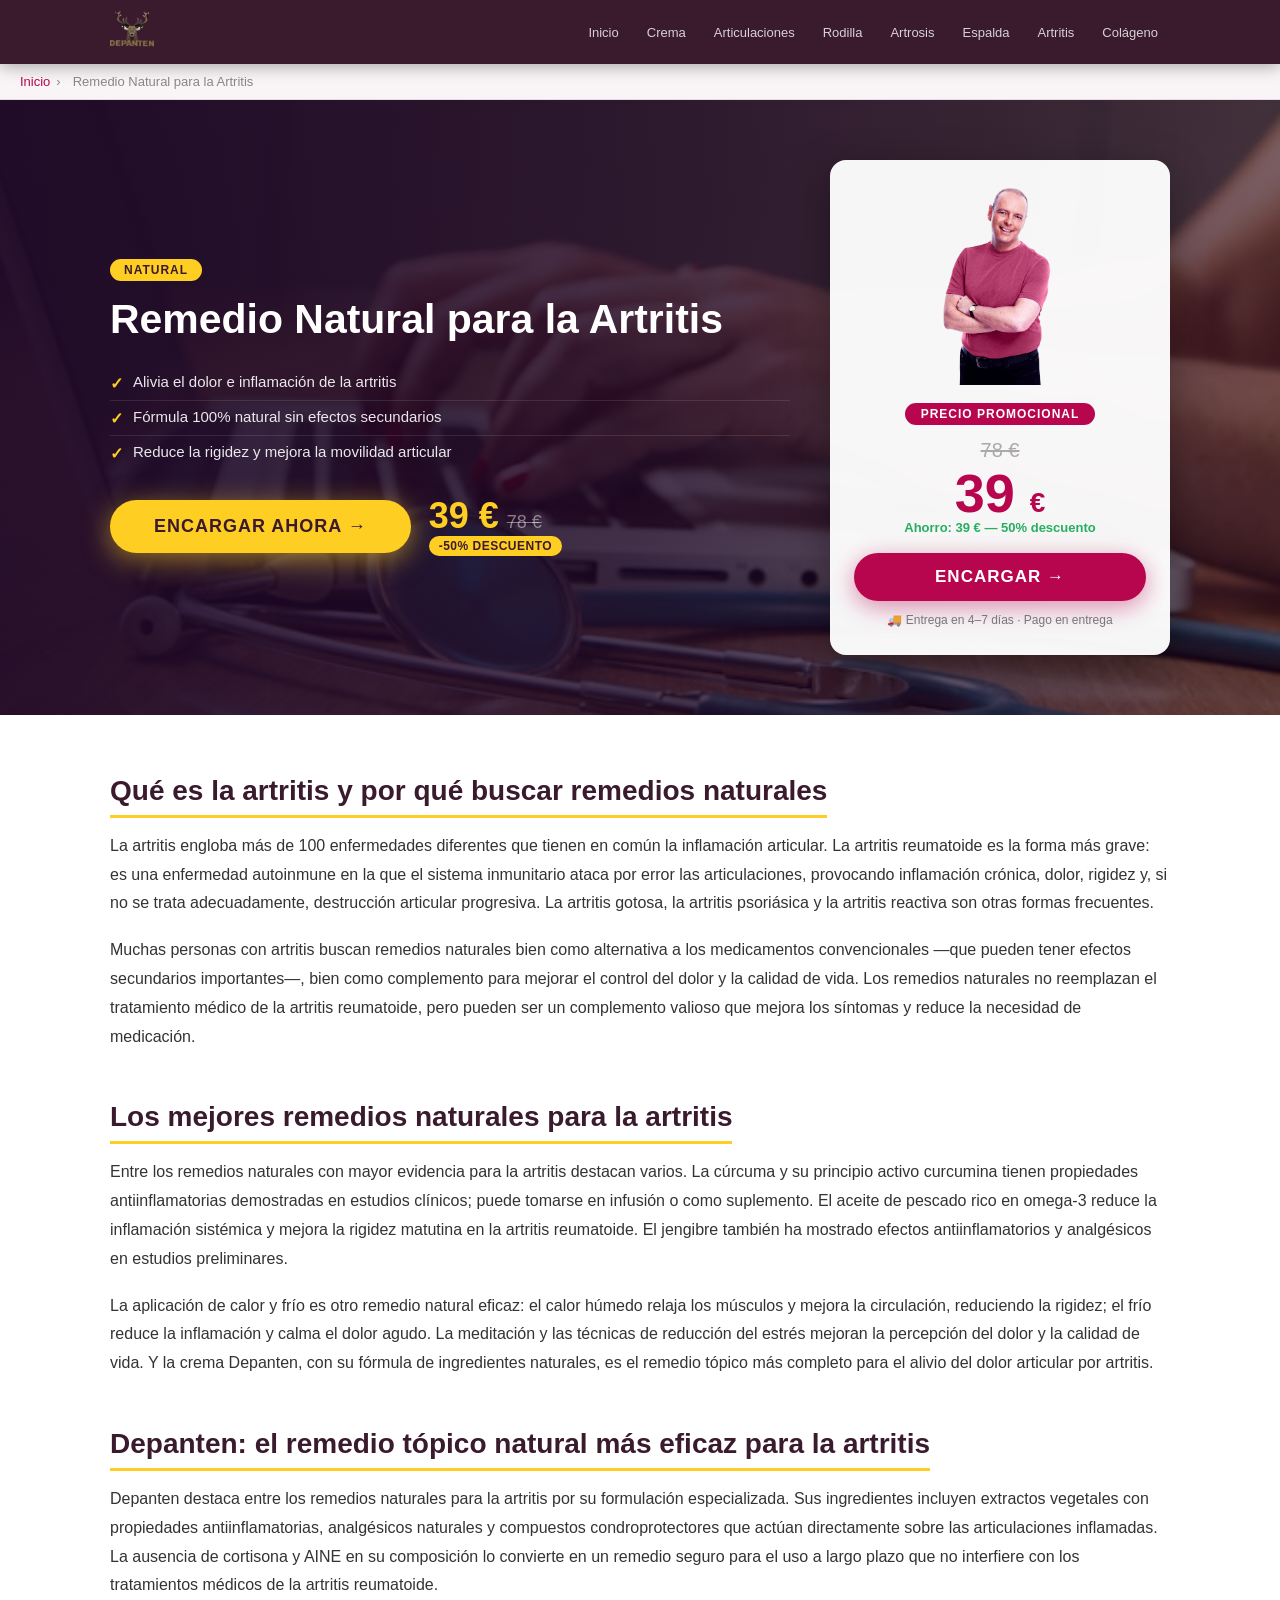
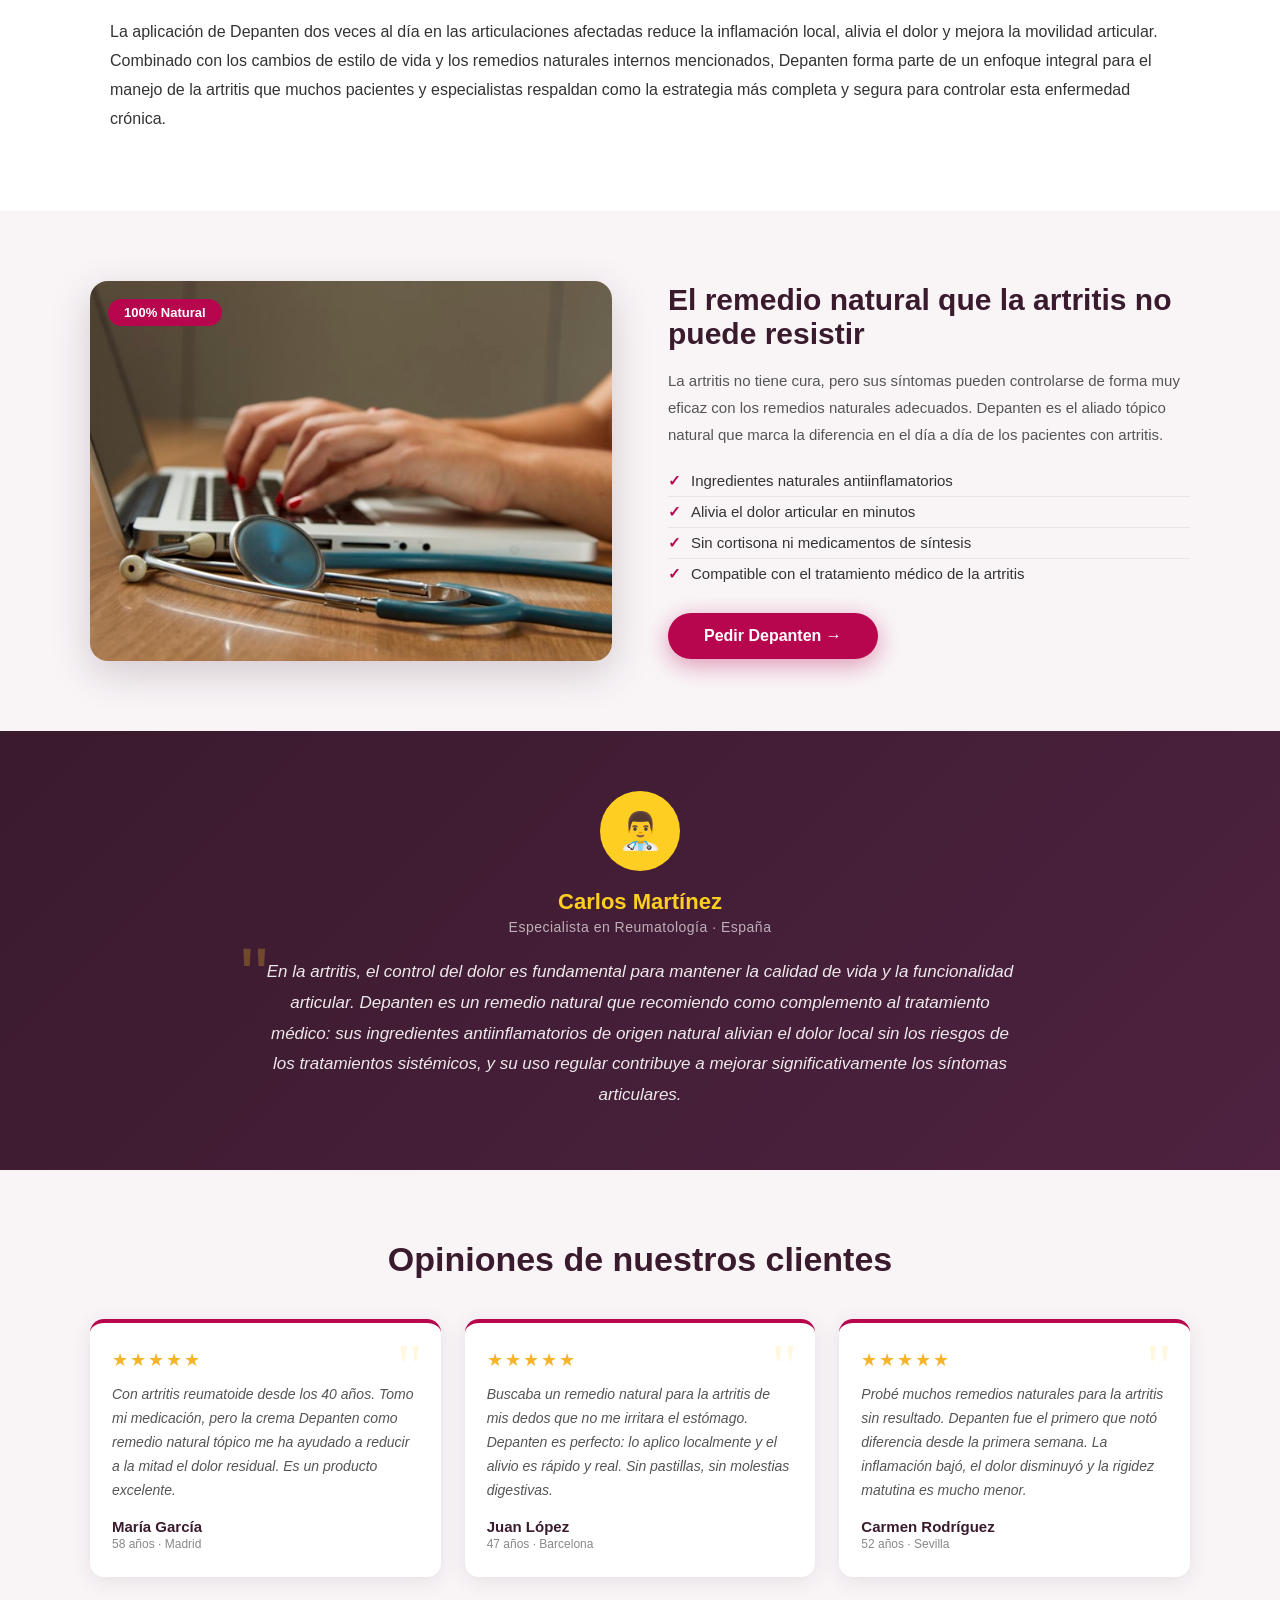
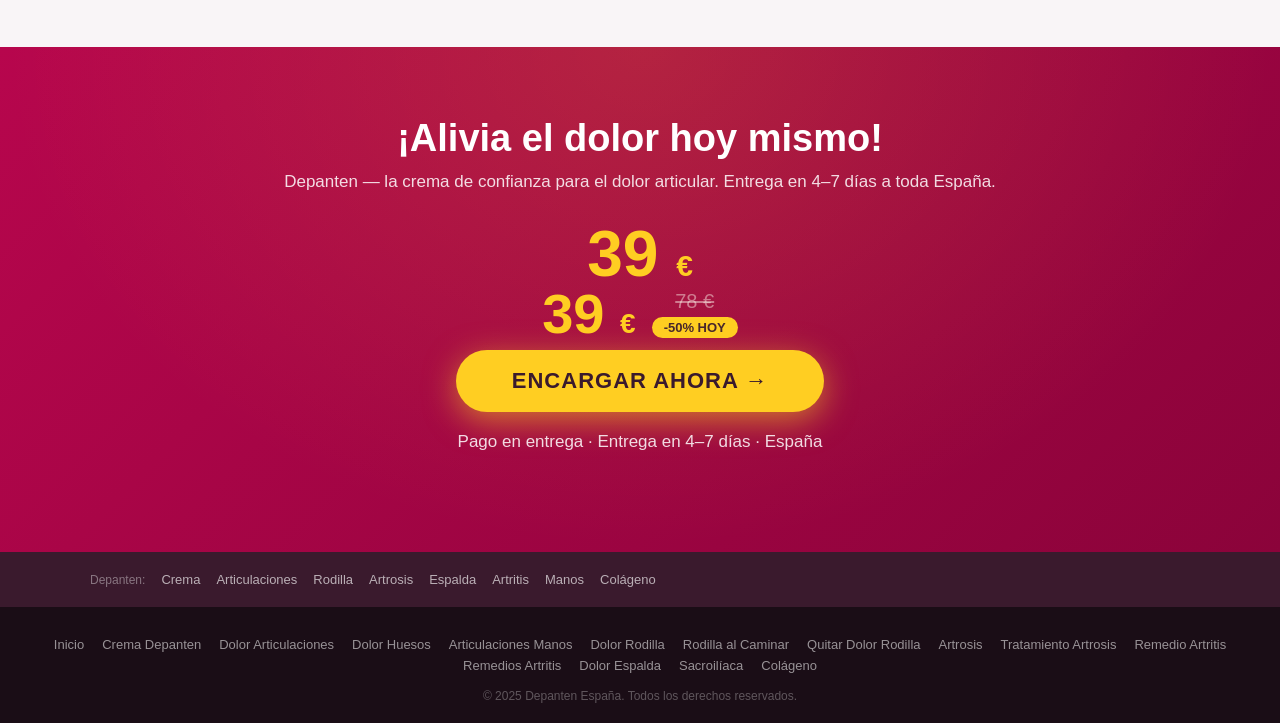
<file: remedio-artritis.html>
<!DOCTYPE html>
<html lang="es" dir="ltr">
<head>
  <meta name="viewport" content="width=device-width, initial-scale=1">
  <meta content="text/html; charset=utf-8" http-equiv="Content-Type">
  <title>Remedio Natural para la Artritis | Depanten España</title>
  <meta name="description" content="Los mejores remedios naturales para la artritis. La crema Depanten es el remedio tópico más eficaz para aliviar el dolor e inflamación de la artritis de forma natural."/>
  <link rel="canonical" href="https://depanten.es/remedio-artritis.html"/>
  <link href="favicon.ico" rel="icon">
  <link href="css/inner.css" media="all" rel="stylesheet">
</head>
<body>

<!-- HEADER -->
<header class="i-header">
  <div class="i-header-inner">
    <a href="index.html" class="i-logo"><img src="images/log1.png" alt="Depanten España"/></a>
    <nav class="i-nav">
      <a href="index.html">Inicio</a>
      <a href="crema-depanten.html">Crema</a>
      <a href="dolor-articulaciones.html">Articulaciones</a>
      <a href="dolor-rodilla.html">Rodilla</a>
      <a href="artrosis.html">Artrosis</a>
      <a href="dolor-espalda.html">Espalda</a>
      <a href="remedio-artritis.html">Artritis</a>
      <a href="colageno-articulaciones.html">Colágeno</a>
    </nav>
  </div>
</header>

<!-- BREADCRUMBS -->
<div class="breadcrumbs">
  <a href="index.html">Inicio</a><span>›</span><span>Remedio Natural para la Artritis</span>
</div>

<!-- HERO -->
<section class="i-hero" style="background-image:url('photos/hands-elderly.jpg');">
  <div class="i-hero-overlay"></div>
  <div class="i-hero-inner">
    <div class="i-hero-content">
      <div class="i-hero-badge">Natural</div>
      <h1>Remedio Natural para la Artritis</h1>
      <ul class="i-benefits">
        <li>Alivia el dolor e inflamación de la artritis</li>
        <li>Fórmula 100% natural sin efectos secundarios</li>
        <li>Reduce la rigidez y mejora la movilidad articular</li>
      </ul>
      <div style="display:flex;align-items:center;gap:18px;flex-wrap:wrap;margin-top:4px;">
      <a href="https://order.depanten.es/" class="i-hero-btn">ENCARGAR AHORA →</a>
      <div style="display:flex;flex-direction:column;align-items:flex-start;gap:2px;">
        <div style="display:flex;align-items:baseline;gap:8px;">
          <span style="font-size:36px;font-weight:900;color:#ffce22;line-height:1;">39 €</span>
          <span style="font-size:18px;color:rgba(255,255,255,0.45);text-decoration:line-through;">78 €</span>
        </div>
        <span style="background:#ffce22;color:#3a1a2d;font-weight:900;font-size:12px;padding:3px 10px;border-radius:20px;letter-spacing:0.5px;">-50% DESCUENTO</span>
      </div>
    </div>
    </div>
    <div class="i-price-card">
      <img src="images/u1.png" alt="Depanten crema" class="prod-img"/>
      <div class="i-promo-label">PRECIO PROMOCIONAL</div>
      <div class="i-price-old">78 €</div>
      <div class="i-price-new">39 <span>€</span></div>
      <div class="i-price-save">Ahorro: 39 € — 50% descuento</div>
      <a href="https://order.depanten.es/" class="i-card-btn">ENCARGAR →</a>
      <p class="i-delivery">🚚 Entrega en 4–7 días · Pago en entrega</p>
    </div>
  </div>
</section>

<!-- CONTENT -->
<section class="i-content">
  <h2>Qué es la artritis y por qué buscar remedios naturales</h2>
  <p>La artritis engloba más de 100 enfermedades diferentes que tienen en común la inflamación articular. La artritis reumatoide es la forma más grave: es una enfermedad autoinmune en la que el sistema inmunitario ataca por error las articulaciones, provocando inflamación crónica, dolor, rigidez y, si no se trata adecuadamente, destrucción articular progresiva. La artritis gotosa, la artritis psoriásica y la artritis reactiva son otras formas frecuentes.</p>
  <p>Muchas personas con artritis buscan remedios naturales bien como alternativa a los medicamentos convencionales —que pueden tener efectos secundarios importantes—, bien como complemento para mejorar el control del dolor y la calidad de vida. Los remedios naturales no reemplazan el tratamiento médico de la artritis reumatoide, pero pueden ser un complemento valioso que mejora los síntomas y reduce la necesidad de medicación.</p>

  <h2>Los mejores remedios naturales para la artritis</h2>
  <p>Entre los remedios naturales con mayor evidencia para la artritis destacan varios. La cúrcuma y su principio activo curcumina tienen propiedades antiinflamatorias demostradas en estudios clínicos; puede tomarse en infusión o como suplemento. El aceite de pescado rico en omega-3 reduce la inflamación sistémica y mejora la rigidez matutina en la artritis reumatoide. El jengibre también ha mostrado efectos antiinflamatorios y analgésicos en estudios preliminares.</p>
  <p>La aplicación de calor y frío es otro remedio natural eficaz: el calor húmedo relaja los músculos y mejora la circulación, reduciendo la rigidez; el frío reduce la inflamación y calma el dolor agudo. La meditación y las técnicas de reducción del estrés mejoran la percepción del dolor y la calidad de vida. Y la crema Depanten, con su fórmula de ingredientes naturales, es el remedio tópico más completo para el alivio del dolor articular por artritis.</p>

  <h2>Depanten: el remedio tópico natural más eficaz para la artritis</h2>
  <p>Depanten destaca entre los remedios naturales para la artritis por su formulación especializada. Sus ingredientes incluyen extractos vegetales con propiedades antiinflamatorias, analgésicos naturales y compuestos condroprotectores que actúan directamente sobre las articulaciones inflamadas. La ausencia de cortisona y AINE en su composición lo convierte en un remedio seguro para el uso a largo plazo que no interfiere con los tratamientos médicos de la artritis reumatoide.</p>
  <p>La aplicación de Depanten dos veces al día en las articulaciones afectadas reduce la inflamación local, alivia el dolor y mejora la movilidad articular. Combinado con los cambios de estilo de vida y los remedios naturales internos mencionados, Depanten forma parte de un enfoque integral para el manejo de la artritis que muchos pacientes y especialistas respaldan como la estrategia más completa y segura para controlar esta enfermedad crónica.</p>
</section>

<!-- PHOTO + TEXT SECTION -->
<section class="i-photo-section bg-light">
  <div class="i-photo-grid">
    <div class="i-photo-img">
      <img src="photos/apply.jpg" alt="Aplicación de crema natural Depanten para artritis"/>
      <div class="i-photo-badge">100% Natural</div>
    </div>
    <div class="i-photo-text">
      <h2>El remedio natural que la artritis no puede resistir</h2>
      <p>La artritis no tiene cura, pero sus síntomas pueden controlarse de forma muy eficaz con los remedios naturales adecuados. Depanten es el aliado tópico natural que marca la diferencia en el día a día de los pacientes con artritis.</p>
      <ul class="i-photo-checklist">
        <li>Ingredientes naturales antiinflamatorios</li>
        <li>Alivia el dolor articular en minutos</li>
        <li>Sin cortisona ni medicamentos de síntesis</li>
        <li>Compatible con el tratamiento médico de la artritis</li>
      </ul>
      <a href="https://order.depanten.es/" class="i-photo-cta">Pedir Depanten →</a>
    </div>
  </div>
</section>

<!-- EXPERT -->
<section class="i-expert">
  <div class="i-expert-inner">
    <div class="i-expert-avatar">👨‍⚕️</div>
    <div class="i-expert-name">Carlos Martínez</div>
    <div class="i-expert-title">Especialista en Reumatología · España</div>
    <p class="i-expert-quote">En la artritis, el control del dolor es fundamental para mantener la calidad de vida y la funcionalidad articular. Depanten es un remedio natural que recomiendo como complemento al tratamiento médico: sus ingredientes antiinflamatorios de origen natural alivian el dolor local sin los riesgos de los tratamientos sistémicos, y su uso regular contribuye a mejorar significativamente los síntomas articulares.</p>
  </div>
</section>

<!-- TESTIMONIALS -->
<section class="i-reviews">
  <h2 class="i-reviews-title">Opiniones de nuestros clientes</h2>
  <div class="i-reviews-grid">
    <div class="i-review-card">
      <div class="i-rev-stars">★★★★★</div>
      <p class="i-rev-text">Con artritis reumatoide desde los 40 años. Tomo mi medicación, pero la crema Depanten como remedio natural tópico me ha ayudado a reducir a la mitad el dolor residual. Es un producto excelente.</p>
      <div class="i-rev-author">María García</div>
      <div class="i-rev-meta">58 años · Madrid</div>
    </div>
    <div class="i-review-card">
      <div class="i-rev-stars">★★★★★</div>
      <p class="i-rev-text">Buscaba un remedio natural para la artritis de mis dedos que no me irritara el estómago. Depanten es perfecto: lo aplico localmente y el alivio es rápido y real. Sin pastillas, sin molestias digestivas.</p>
      <div class="i-rev-author">Juan López</div>
      <div class="i-rev-meta">47 años · Barcelona</div>
    </div>
    <div class="i-review-card">
      <div class="i-rev-stars">★★★★★</div>
      <p class="i-rev-text">Probé muchos remedios naturales para la artritis sin resultado. Depanten fue el primero que notó diferencia desde la primera semana. La inflamación bajó, el dolor disminuyó y la rigidez matutina es mucho menor.</p>
      <div class="i-rev-author">Carmen Rodríguez</div>
      <div class="i-rev-meta">52 años · Sevilla</div>
    </div>
  </div>
</section>

<!-- FINAL CTA -->
<section class="i-final-cta">
  <h2>¡Alivia el dolor hoy mismo!</h2>
  <p>Depanten — la crema de confianza para el dolor articular. Entrega en 4–7 días a toda España.</p>
  <div class="i-final-price-new">39 <span>€</span></div>
  </div>
  <div style="margin-bottom:8px;display:flex;align-items:center;justify-content:center;gap:16px;">
    <span style="font-size:56px;font-weight:900;color:#ffce22;line-height:1;">39 <span style="font-size:28px;">€</span></span>
    <div>
      <div style="font-size:20px;color:rgba(255,255,255,0.45);text-decoration:line-through;">78 €</div>
      <div style="background:#ffce22;color:#3a1a2d;font-weight:900;font-size:13px;padding:3px 12px;border-radius:20px;margin-top:4px;">-50% HOY</div>
    </div>
  </div>
  <a href="https://order.depanten.es/" class="i-final-btn">ENCARGAR AHORA →</a>
  <p class="i-final-trust">Pago en entrega · Entrega en 4–7 días · España</p>
</section>

<!-- SEO LINKS -->
<div class="i-seo-links">
  <div class="i-seo-links-inner">
    <span>Depanten:</span>
    <a href="crema-depanten.html">Crema</a>
    <a href="dolor-articulaciones.html">Articulaciones</a>
    <a href="dolor-rodilla.html">Rodilla</a>
    <a href="artrosis.html">Artrosis</a>
    <a href="dolor-espalda.html">Espalda</a>
    <a href="remedio-artritis.html">Artritis</a>
    <a href="dolor-articulaciones-manos.html">Manos</a>
    <a href="colageno-articulaciones.html">Colágeno</a>
  </div>
</div>

<!-- FOOTER -->
<footer class="i-footer">
  <nav class="i-footer-links">
    <a href="index.html">Inicio</a>
    <a href="crema-depanten.html">Crema Depanten</a>
    <a href="dolor-articulaciones.html">Dolor Articulaciones</a>
    <a href="dolor-huesos-articulaciones.html">Dolor Huesos</a>
    <a href="dolor-articulaciones-manos.html">Articulaciones Manos</a>
    <a href="dolor-rodilla.html">Dolor Rodilla</a>
    <a href="dolor-rodilla-caminar.html">Rodilla al Caminar</a>
    <a href="como-quitar-dolor-rodilla.html">Quitar Dolor Rodilla</a>
    <a href="artrosis.html">Artrosis</a>
    <a href="tratamiento-artrosis.html">Tratamiento Artrosis</a>
    <a href="remedio-artritis.html">Remedio Artritis</a>
    <a href="remedios-caseros-artritis.html">Remedios Artritis</a>
    <a href="dolor-espalda.html">Dolor Espalda</a>
    <a href="articulacion-sacroiliaca.html">Sacroilíaca</a>
    <a href="colageno-articulaciones.html">Colágeno</a>
  </nav>
  <p class="i-footer-copy">&copy; 2025 Depanten España. Todos los derechos reservados.</p>
</footer>

</body>
</html>
</file>
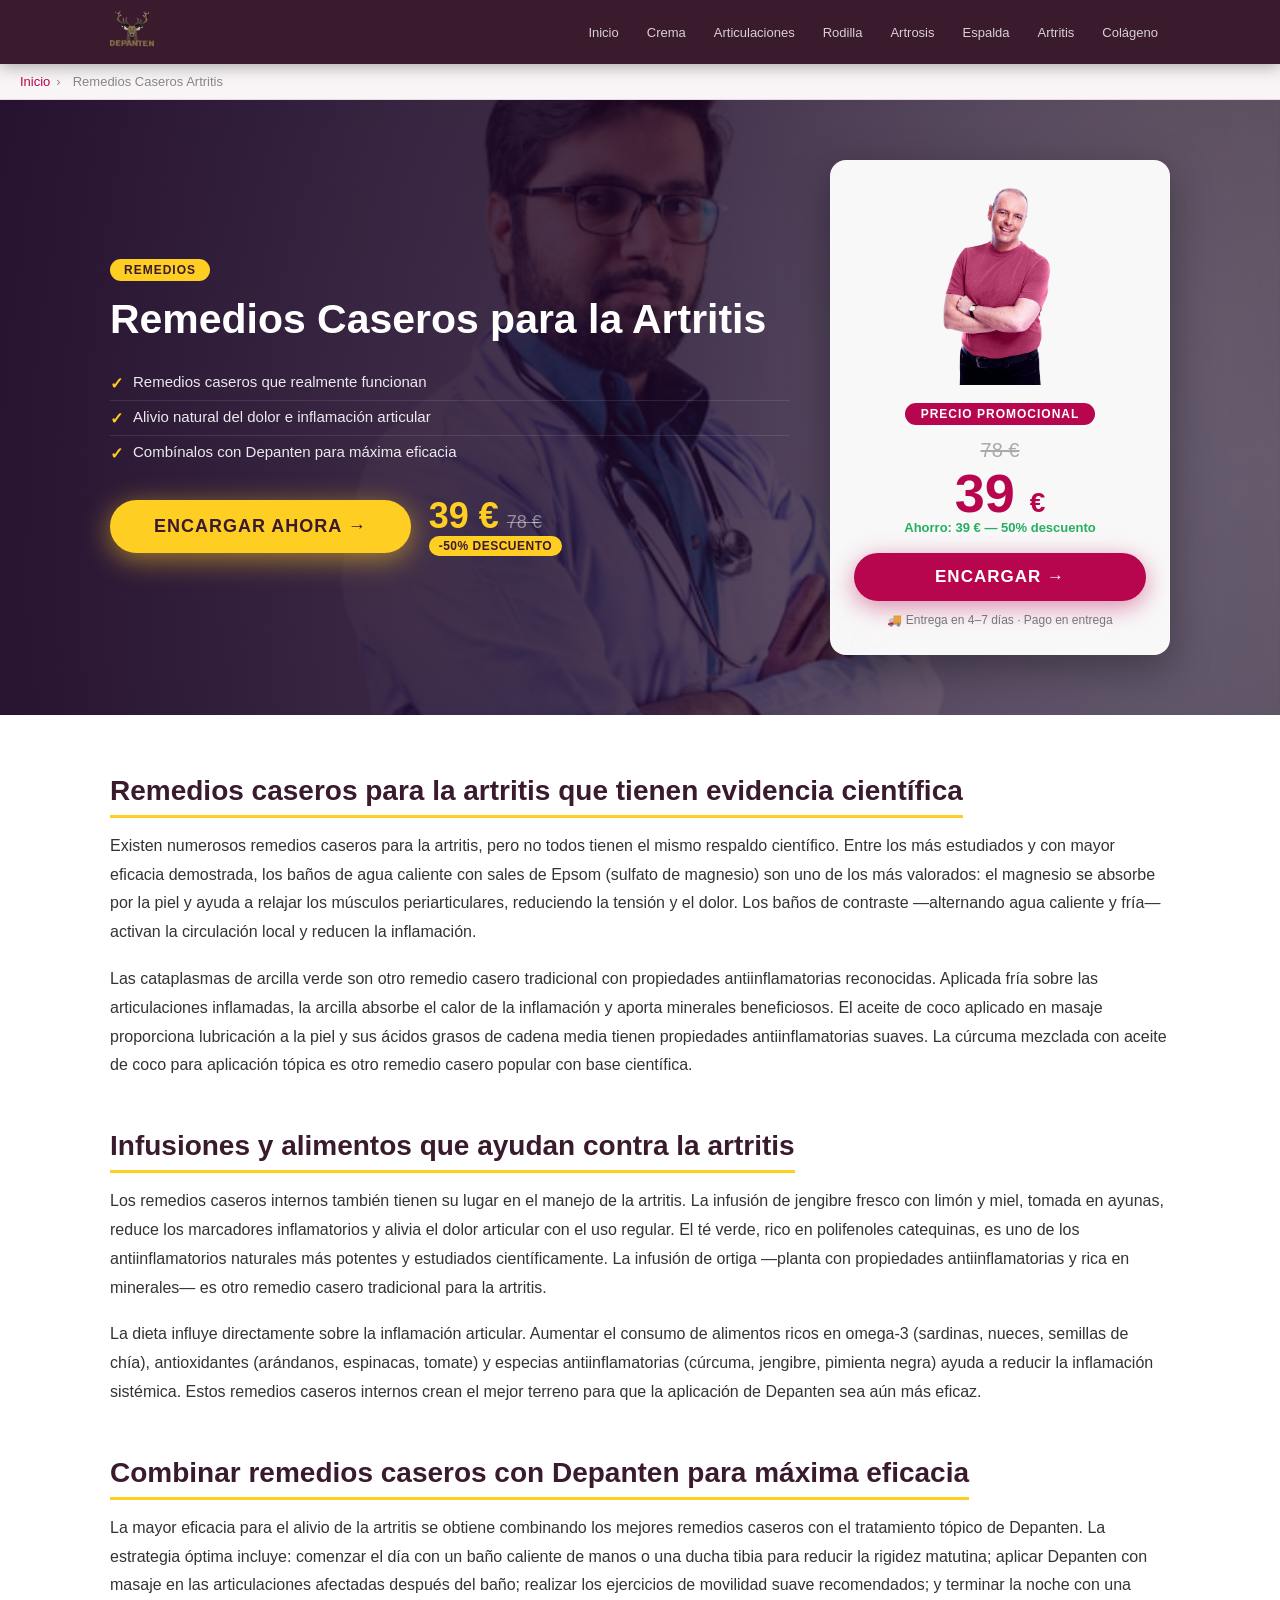
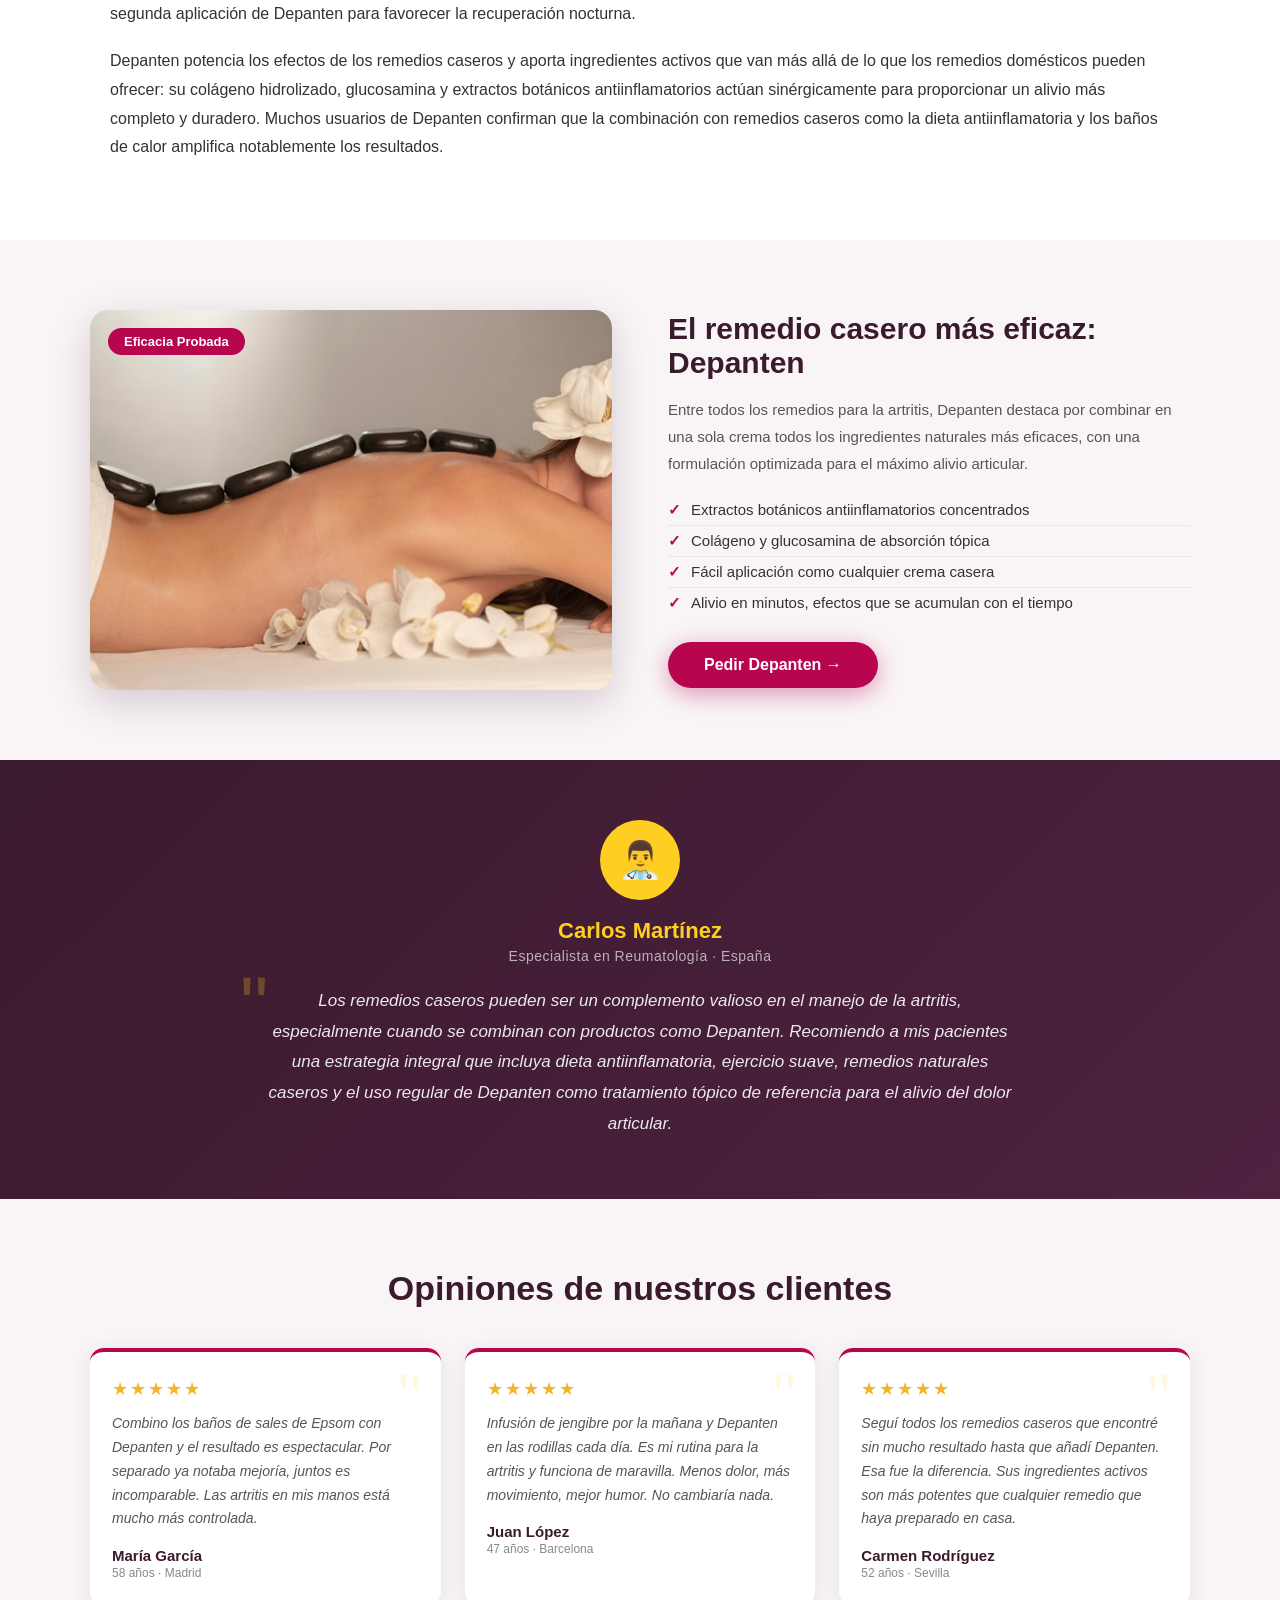
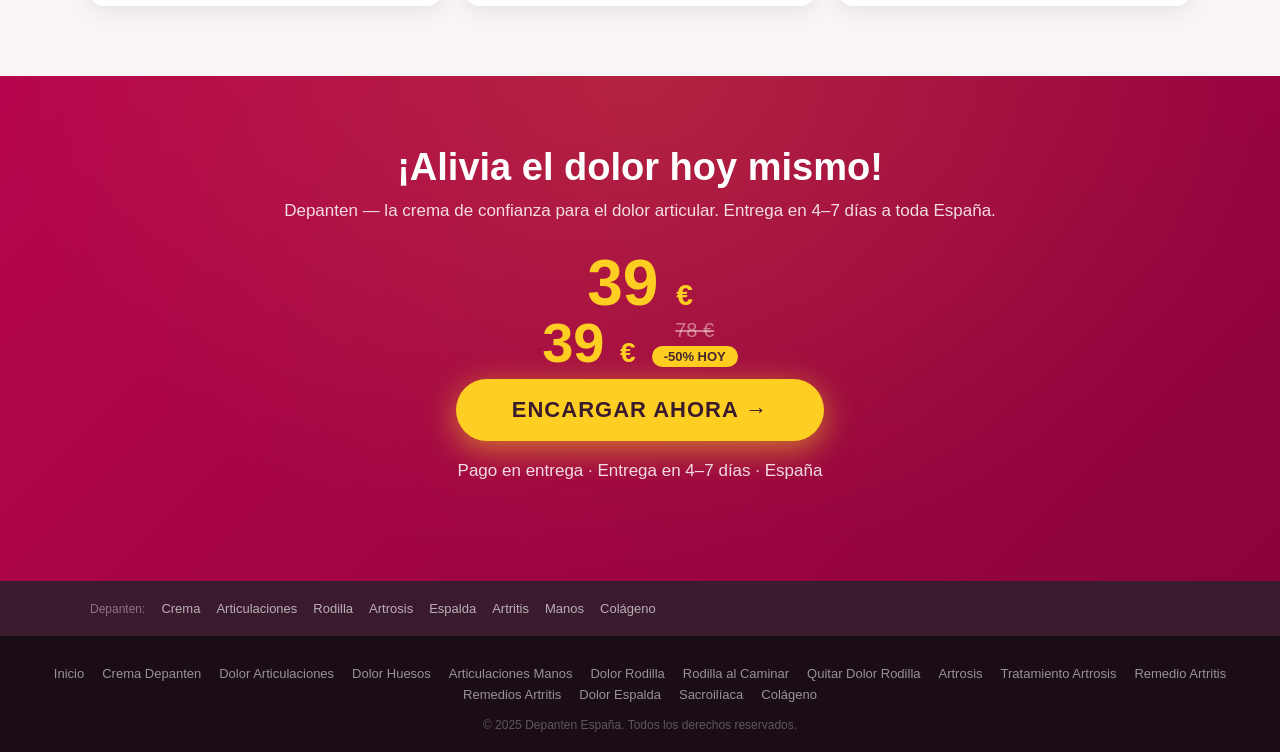
<file: remedios-caseros-artritis.html>
<!DOCTYPE html>
<html lang="es" dir="ltr">
<head>
  <meta name="viewport" content="width=device-width, initial-scale=1">
  <meta content="text/html; charset=utf-8" http-equiv="Content-Type">
  <title>Remedios Caseros para la Artritis | Depanten España</title>
  <meta name="description" content="Los mejores remedios caseros para la artritis: cuáles funcionan realmente y cómo combinarlos con Depanten para un alivio máximo del dolor articular."/>
  <link rel="canonical" href="https://depanten.es/remedios-caseros-artritis.html"/>
  <link href="favicon.ico" rel="icon">
  <link href="css/inner.css" media="all" rel="stylesheet">
</head>
<body>

<!-- HEADER -->
<header class="i-header">
  <div class="i-header-inner">
    <a href="index.html" class="i-logo"><img src="images/log1.png" alt="Depanten España"/></a>
    <nav class="i-nav">
      <a href="index.html">Inicio</a>
      <a href="crema-depanten.html">Crema</a>
      <a href="dolor-articulaciones.html">Articulaciones</a>
      <a href="dolor-rodilla.html">Rodilla</a>
      <a href="artrosis.html">Artrosis</a>
      <a href="dolor-espalda.html">Espalda</a>
      <a href="remedio-artritis.html">Artritis</a>
      <a href="colageno-articulaciones.html">Colágeno</a>
    </nav>
  </div>
</header>

<!-- BREADCRUMBS -->
<div class="breadcrumbs">
  <a href="index.html">Inicio</a><span>›</span><span>Remedios Caseros Artritis</span>
</div>

<!-- HERO -->
<section class="i-hero" style="background-image:url('photos/hands.jpg');">
  <div class="i-hero-overlay"></div>
  <div class="i-hero-inner">
    <div class="i-hero-content">
      <div class="i-hero-badge">Remedios</div>
      <h1>Remedios Caseros para la Artritis</h1>
      <ul class="i-benefits">
        <li>Remedios caseros que realmente funcionan</li>
        <li>Alivio natural del dolor e inflamación articular</li>
        <li>Combínalos con Depanten para máxima eficacia</li>
      </ul>
      <div style="display:flex;align-items:center;gap:18px;flex-wrap:wrap;margin-top:4px;">
      <a href="https://order.depanten.es/" class="i-hero-btn">ENCARGAR AHORA →</a>
      <div style="display:flex;flex-direction:column;align-items:flex-start;gap:2px;">
        <div style="display:flex;align-items:baseline;gap:8px;">
          <span style="font-size:36px;font-weight:900;color:#ffce22;line-height:1;">39 €</span>
          <span style="font-size:18px;color:rgba(255,255,255,0.45);text-decoration:line-through;">78 €</span>
        </div>
        <span style="background:#ffce22;color:#3a1a2d;font-weight:900;font-size:12px;padding:3px 10px;border-radius:20px;letter-spacing:0.5px;">-50% DESCUENTO</span>
      </div>
    </div>
    </div>
    <div class="i-price-card">
      <img src="images/u1.png" alt="Depanten crema" class="prod-img"/>
      <div class="i-promo-label">PRECIO PROMOCIONAL</div>
      <div class="i-price-old">78 €</div>
      <div class="i-price-new">39 <span>€</span></div>
      <div class="i-price-save">Ahorro: 39 € — 50% descuento</div>
      <a href="https://order.depanten.es/" class="i-card-btn">ENCARGAR →</a>
      <p class="i-delivery">🚚 Entrega en 4–7 días · Pago en entrega</p>
    </div>
  </div>
</section>

<!-- CONTENT -->
<section class="i-content">
  <h2>Remedios caseros para la artritis que tienen evidencia científica</h2>
  <p>Existen numerosos remedios caseros para la artritis, pero no todos tienen el mismo respaldo científico. Entre los más estudiados y con mayor eficacia demostrada, los baños de agua caliente con sales de Epsom (sulfato de magnesio) son uno de los más valorados: el magnesio se absorbe por la piel y ayuda a relajar los músculos periarticulares, reduciendo la tensión y el dolor. Los baños de contraste —alternando agua caliente y fría— activan la circulación local y reducen la inflamación.</p>
  <p>Las cataplasmas de arcilla verde son otro remedio casero tradicional con propiedades antiinflamatorias reconocidas. Aplicada fría sobre las articulaciones inflamadas, la arcilla absorbe el calor de la inflamación y aporta minerales beneficiosos. El aceite de coco aplicado en masaje proporciona lubricación a la piel y sus ácidos grasos de cadena media tienen propiedades antiinflamatorias suaves. La cúrcuma mezclada con aceite de coco para aplicación tópica es otro remedio casero popular con base científica.</p>

  <h2>Infusiones y alimentos que ayudan contra la artritis</h2>
  <p>Los remedios caseros internos también tienen su lugar en el manejo de la artritis. La infusión de jengibre fresco con limón y miel, tomada en ayunas, reduce los marcadores inflamatorios y alivia el dolor articular con el uso regular. El té verde, rico en polifenoles catequinas, es uno de los antiinflamatorios naturales más potentes y estudiados científicamente. La infusión de ortiga —planta con propiedades antiinflamatorias y rica en minerales— es otro remedio casero tradicional para la artritis.</p>
  <p>La dieta influye directamente sobre la inflamación articular. Aumentar el consumo de alimentos ricos en omega-3 (sardinas, nueces, semillas de chía), antioxidantes (arándanos, espinacas, tomate) y especias antiinflamatorias (cúrcuma, jengibre, pimienta negra) ayuda a reducir la inflamación sistémica. Estos remedios caseros internos crean el mejor terreno para que la aplicación de Depanten sea aún más eficaz.</p>

  <h2>Combinar remedios caseros con Depanten para máxima eficacia</h2>
  <p>La mayor eficacia para el alivio de la artritis se obtiene combinando los mejores remedios caseros con el tratamiento tópico de Depanten. La estrategia óptima incluye: comenzar el día con un baño caliente de manos o una ducha tibia para reducir la rigidez matutina; aplicar Depanten con masaje en las articulaciones afectadas después del baño; realizar los ejercicios de movilidad suave recomendados; y terminar la noche con una segunda aplicación de Depanten para favorecer la recuperación nocturna.</p>
  <p>Depanten potencia los efectos de los remedios caseros y aporta ingredientes activos que van más allá de lo que los remedios domésticos pueden ofrecer: su colágeno hidrolizado, glucosamina y extractos botánicos antiinflamatorios actúan sinérgicamente para proporcionar un alivio más completo y duradero. Muchos usuarios de Depanten confirman que la combinación con remedios caseros como la dieta antiinflamatoria y los baños de calor amplifica notablemente los resultados.</p>
</section>

<!-- PHOTO + TEXT SECTION -->
<section class="i-photo-section bg-light">
  <div class="i-photo-grid">
    <div class="i-photo-img">
      <img src="photos/cream-apply.jpg" alt="Aplicación de crema Depanten como remedio para artritis"/>
      <div class="i-photo-badge">Eficacia Probada</div>
    </div>
    <div class="i-photo-text">
      <h2>El remedio casero más eficaz: Depanten</h2>
      <p>Entre todos los remedios para la artritis, Depanten destaca por combinar en una sola crema todos los ingredientes naturales más eficaces, con una formulación optimizada para el máximo alivio articular.</p>
      <ul class="i-photo-checklist">
        <li>Extractos botánicos antiinflamatorios concentrados</li>
        <li>Colágeno y glucosamina de absorción tópica</li>
        <li>Fácil aplicación como cualquier crema casera</li>
        <li>Alivio en minutos, efectos que se acumulan con el tiempo</li>
      </ul>
      <a href="https://order.depanten.es/" class="i-photo-cta">Pedir Depanten →</a>
    </div>
  </div>
</section>

<!-- EXPERT -->
<section class="i-expert">
  <div class="i-expert-inner">
    <div class="i-expert-avatar">👨‍⚕️</div>
    <div class="i-expert-name">Carlos Martínez</div>
    <div class="i-expert-title">Especialista en Reumatología · España</div>
    <p class="i-expert-quote">Los remedios caseros pueden ser un complemento valioso en el manejo de la artritis, especialmente cuando se combinan con productos como Depanten. Recomiendo a mis pacientes una estrategia integral que incluya dieta antiinflamatoria, ejercicio suave, remedios naturales caseros y el uso regular de Depanten como tratamiento tópico de referencia para el alivio del dolor articular.</p>
  </div>
</section>

<!-- TESTIMONIALS -->
<section class="i-reviews">
  <h2 class="i-reviews-title">Opiniones de nuestros clientes</h2>
  <div class="i-reviews-grid">
    <div class="i-review-card">
      <div class="i-rev-stars">★★★★★</div>
      <p class="i-rev-text">Combino los baños de sales de Epsom con Depanten y el resultado es espectacular. Por separado ya notaba mejoría, juntos es incomparable. Las artritis en mis manos está mucho más controlada.</p>
      <div class="i-rev-author">María García</div>
      <div class="i-rev-meta">58 años · Madrid</div>
    </div>
    <div class="i-review-card">
      <div class="i-rev-stars">★★★★★</div>
      <p class="i-rev-text">Infusión de jengibre por la mañana y Depanten en las rodillas cada día. Es mi rutina para la artritis y funciona de maravilla. Menos dolor, más movimiento, mejor humor. No cambiaría nada.</p>
      <div class="i-rev-author">Juan López</div>
      <div class="i-rev-meta">47 años · Barcelona</div>
    </div>
    <div class="i-review-card">
      <div class="i-rev-stars">★★★★★</div>
      <p class="i-rev-text">Seguí todos los remedios caseros que encontré sin mucho resultado hasta que añadí Depanten. Esa fue la diferencia. Sus ingredientes activos son más potentes que cualquier remedio que haya preparado en casa.</p>
      <div class="i-rev-author">Carmen Rodríguez</div>
      <div class="i-rev-meta">52 años · Sevilla</div>
    </div>
  </div>
</section>

<!-- FINAL CTA -->
<section class="i-final-cta">
  <h2>¡Alivia el dolor hoy mismo!</h2>
  <p>Depanten — la crema de confianza para el dolor articular. Entrega en 4–7 días a toda España.</p>
  <div class="i-final-price-new">39 <span>€</span></div>
  </div>
  <div style="margin-bottom:8px;display:flex;align-items:center;justify-content:center;gap:16px;">
    <span style="font-size:56px;font-weight:900;color:#ffce22;line-height:1;">39 <span style="font-size:28px;">€</span></span>
    <div>
      <div style="font-size:20px;color:rgba(255,255,255,0.45);text-decoration:line-through;">78 €</div>
      <div style="background:#ffce22;color:#3a1a2d;font-weight:900;font-size:13px;padding:3px 12px;border-radius:20px;margin-top:4px;">-50% HOY</div>
    </div>
  </div>
  <a href="https://order.depanten.es/" class="i-final-btn">ENCARGAR AHORA →</a>
  <p class="i-final-trust">Pago en entrega · Entrega en 4–7 días · España</p>
</section>

<!-- SEO LINKS -->
<div class="i-seo-links">
  <div class="i-seo-links-inner">
    <span>Depanten:</span>
    <a href="crema-depanten.html">Crema</a>
    <a href="dolor-articulaciones.html">Articulaciones</a>
    <a href="dolor-rodilla.html">Rodilla</a>
    <a href="artrosis.html">Artrosis</a>
    <a href="dolor-espalda.html">Espalda</a>
    <a href="remedio-artritis.html">Artritis</a>
    <a href="dolor-articulaciones-manos.html">Manos</a>
    <a href="colageno-articulaciones.html">Colágeno</a>
  </div>
</div>

<!-- FOOTER -->
<footer class="i-footer">
  <nav class="i-footer-links">
    <a href="index.html">Inicio</a>
    <a href="crema-depanten.html">Crema Depanten</a>
    <a href="dolor-articulaciones.html">Dolor Articulaciones</a>
    <a href="dolor-huesos-articulaciones.html">Dolor Huesos</a>
    <a href="dolor-articulaciones-manos.html">Articulaciones Manos</a>
    <a href="dolor-rodilla.html">Dolor Rodilla</a>
    <a href="dolor-rodilla-caminar.html">Rodilla al Caminar</a>
    <a href="como-quitar-dolor-rodilla.html">Quitar Dolor Rodilla</a>
    <a href="artrosis.html">Artrosis</a>
    <a href="tratamiento-artrosis.html">Tratamiento Artrosis</a>
    <a href="remedio-artritis.html">Remedio Artritis</a>
    <a href="remedios-caseros-artritis.html">Remedios Artritis</a>
    <a href="dolor-espalda.html">Dolor Espalda</a>
    <a href="articulacion-sacroiliaca.html">Sacroilíaca</a>
    <a href="colageno-articulaciones.html">Colágeno</a>
  </nav>
  <p class="i-footer-copy">&copy; 2025 Depanten España. Todos los derechos reservados.</p>
</footer>

</body>
</html>
</file>
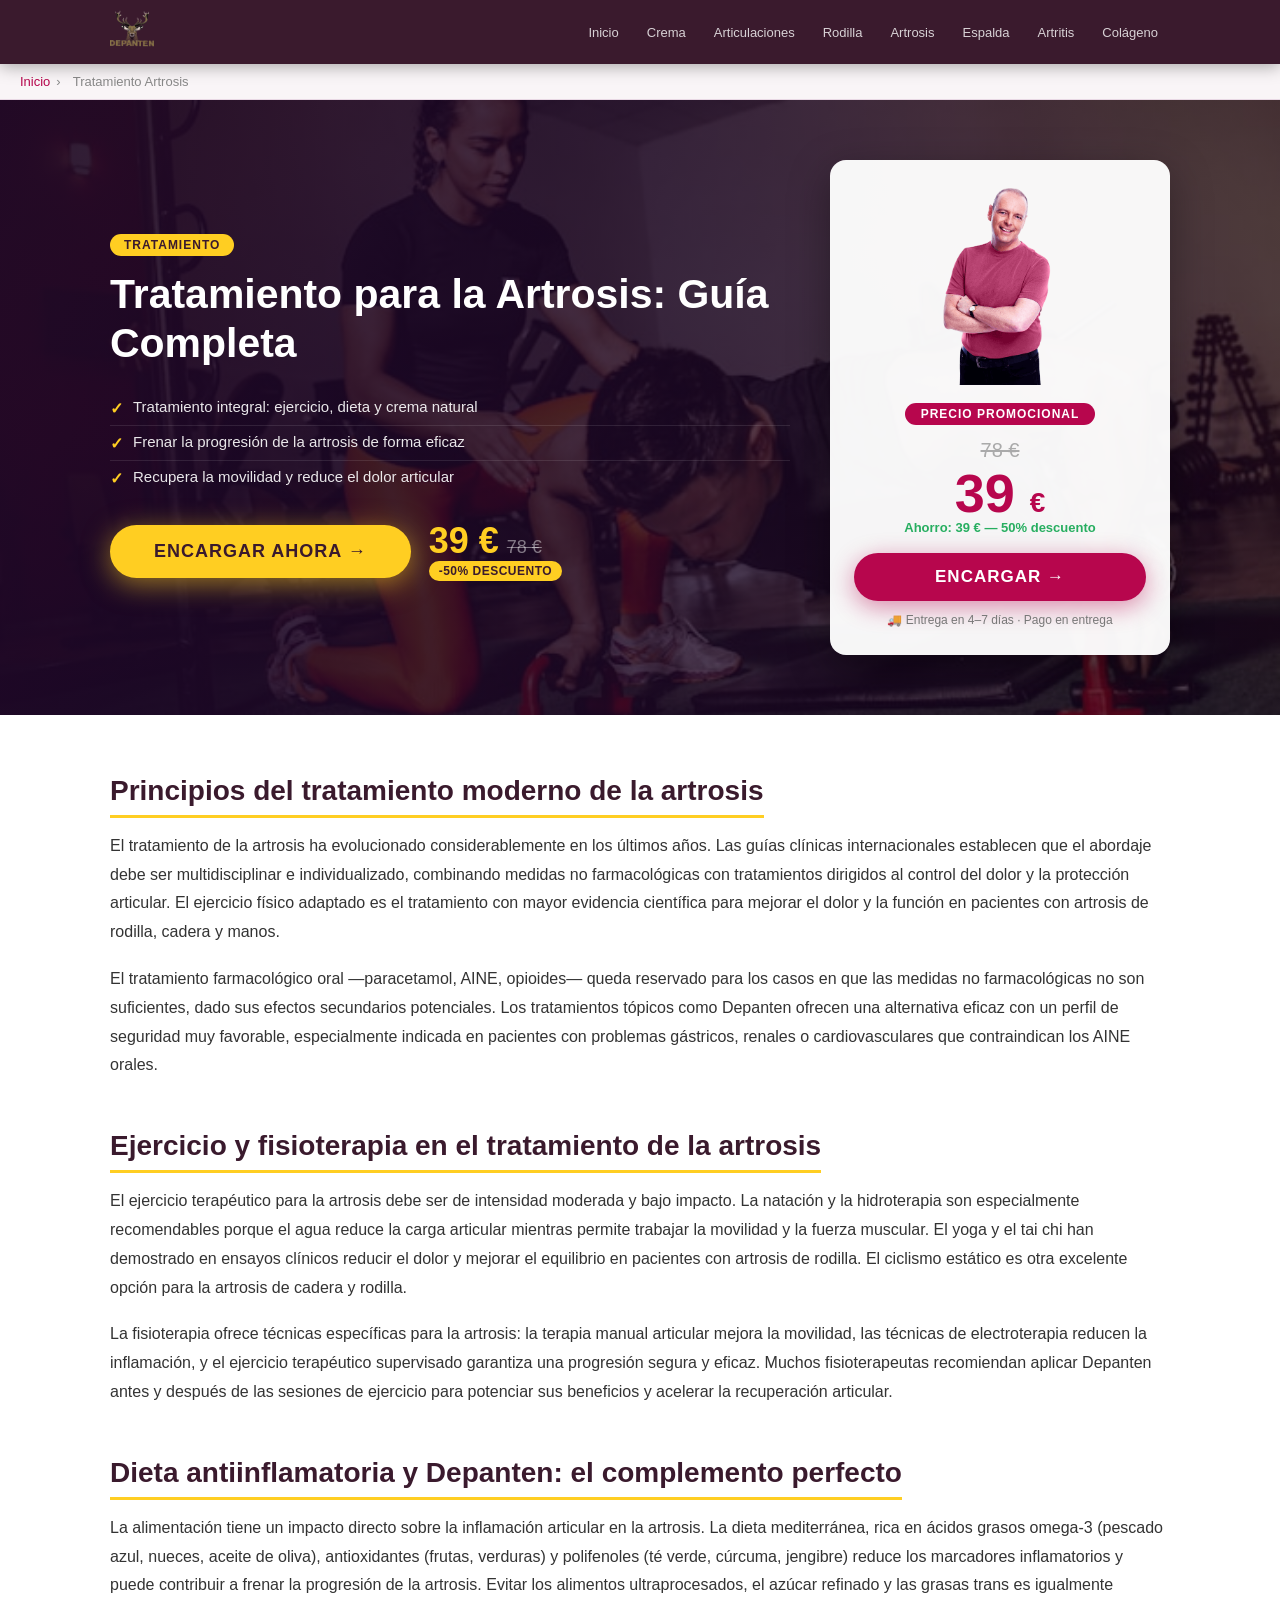
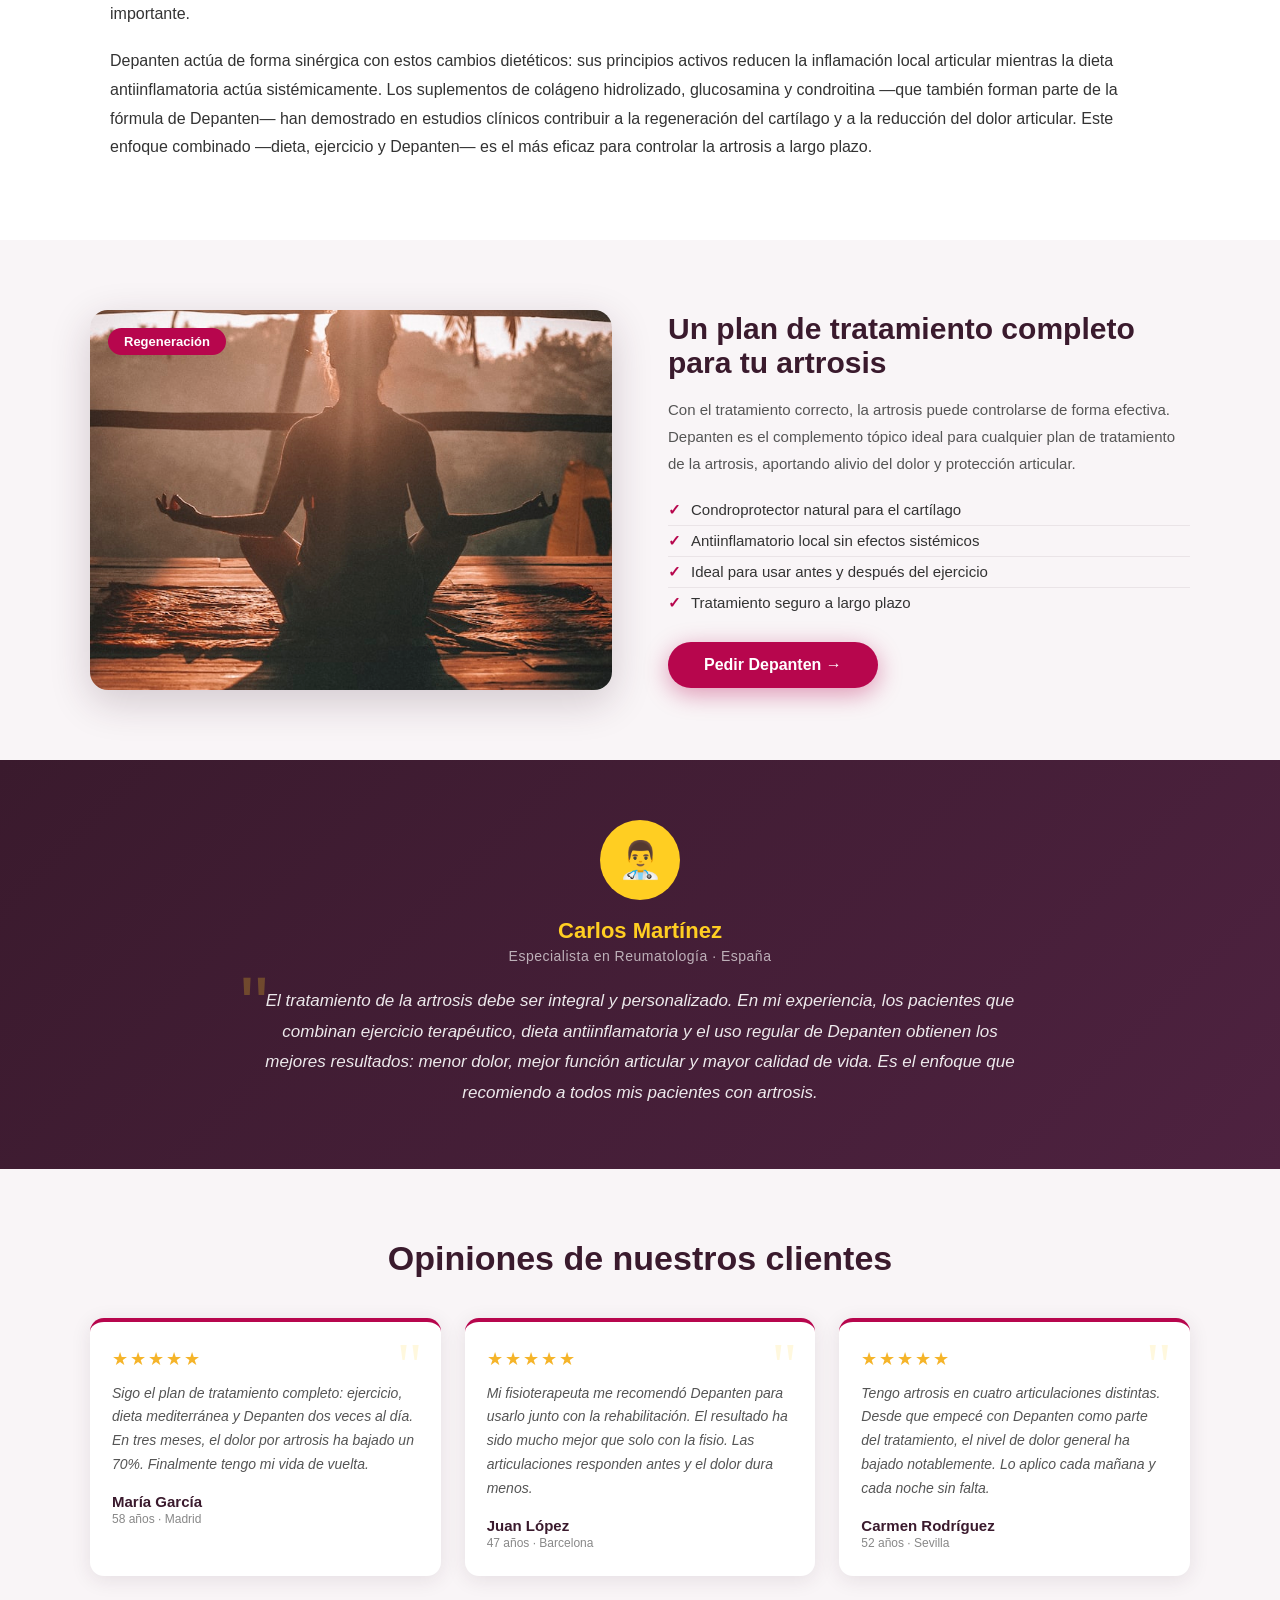
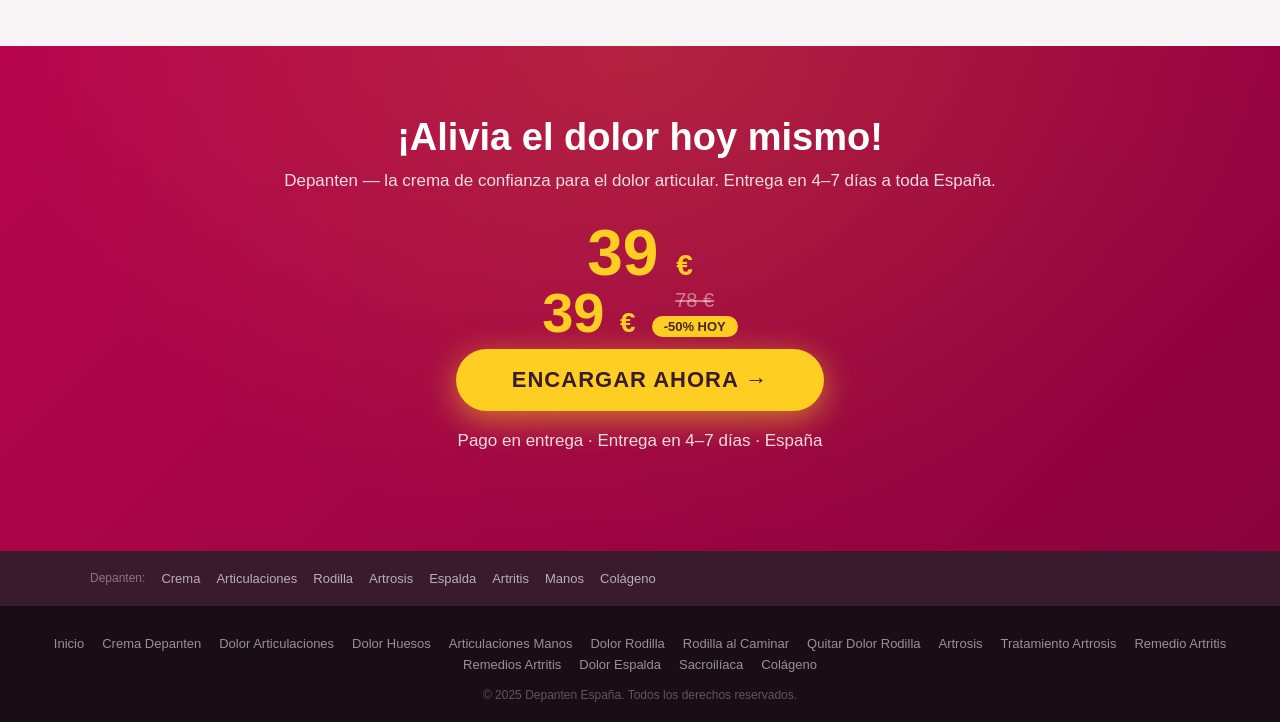
<file: tratamiento-artrosis.html>
<!DOCTYPE html>
<html lang="es" dir="ltr">
<head>
  <meta name="viewport" content="width=device-width, initial-scale=1">
  <meta content="text/html; charset=utf-8" http-equiv="Content-Type">
  <title>Tratamiento para la Artrosis: Guía Completa | Depanten España</title>
  <meta name="description" content="Guía completa del tratamiento para la artrosis: ejercicio, dieta, fisioterapia y cremas naturales. Depanten es el tratamiento tópico más eficaz para la artrosis."/>
  <link rel="canonical" href="https://depanten.es/tratamiento-artrosis.html"/>
  <link href="favicon.ico" rel="icon">
  <link href="css/inner.css" media="all" rel="stylesheet">
</head>
<body>

<!-- HEADER -->
<header class="i-header">
  <div class="i-header-inner">
    <a href="index.html" class="i-logo"><img src="images/log1.png" alt="Depanten España"/></a>
    <nav class="i-nav">
      <a href="index.html">Inicio</a>
      <a href="crema-depanten.html">Crema</a>
      <a href="dolor-articulaciones.html">Articulaciones</a>
      <a href="dolor-rodilla.html">Rodilla</a>
      <a href="artrosis.html">Artrosis</a>
      <a href="dolor-espalda.html">Espalda</a>
      <a href="remedio-artritis.html">Artritis</a>
      <a href="colageno-articulaciones.html">Colágeno</a>
    </nav>
  </div>
</header>

<!-- BREADCRUMBS -->
<div class="breadcrumbs">
  <a href="index.html">Inicio</a><span>›</span><span>Tratamiento Artrosis</span>
</div>

<!-- HERO -->
<section class="i-hero" style="background-image:url('photos/elderly-active.jpg');">
  <div class="i-hero-overlay"></div>
  <div class="i-hero-inner">
    <div class="i-hero-content">
      <div class="i-hero-badge">Tratamiento</div>
      <h1>Tratamiento para la Artrosis: Guía Completa</h1>
      <ul class="i-benefits">
        <li>Tratamiento integral: ejercicio, dieta y crema natural</li>
        <li>Frenar la progresión de la artrosis de forma eficaz</li>
        <li>Recupera la movilidad y reduce el dolor articular</li>
      </ul>
      <div style="display:flex;align-items:center;gap:18px;flex-wrap:wrap;margin-top:4px;">
      <a href="https://order.depanten.es/" class="i-hero-btn">ENCARGAR AHORA →</a>
      <div style="display:flex;flex-direction:column;align-items:flex-start;gap:2px;">
        <div style="display:flex;align-items:baseline;gap:8px;">
          <span style="font-size:36px;font-weight:900;color:#ffce22;line-height:1;">39 €</span>
          <span style="font-size:18px;color:rgba(255,255,255,0.45);text-decoration:line-through;">78 €</span>
        </div>
        <span style="background:#ffce22;color:#3a1a2d;font-weight:900;font-size:12px;padding:3px 10px;border-radius:20px;letter-spacing:0.5px;">-50% DESCUENTO</span>
      </div>
    </div>
    </div>
    <div class="i-price-card">
      <img src="images/u1.png" alt="Depanten crema" class="prod-img"/>
      <div class="i-promo-label">PRECIO PROMOCIONAL</div>
      <div class="i-price-old">78 €</div>
      <div class="i-price-new">39 <span>€</span></div>
      <div class="i-price-save">Ahorro: 39 € — 50% descuento</div>
      <a href="https://order.depanten.es/" class="i-card-btn">ENCARGAR →</a>
      <p class="i-delivery">🚚 Entrega en 4–7 días · Pago en entrega</p>
    </div>
  </div>
</section>

<!-- CONTENT -->
<section class="i-content">
  <h2>Principios del tratamiento moderno de la artrosis</h2>
  <p>El tratamiento de la artrosis ha evolucionado considerablemente en los últimos años. Las guías clínicas internacionales establecen que el abordaje debe ser multidisciplinar e individualizado, combinando medidas no farmacológicas con tratamientos dirigidos al control del dolor y la protección articular. El ejercicio físico adaptado es el tratamiento con mayor evidencia científica para mejorar el dolor y la función en pacientes con artrosis de rodilla, cadera y manos.</p>
  <p>El tratamiento farmacológico oral —paracetamol, AINE, opioides— queda reservado para los casos en que las medidas no farmacológicas no son suficientes, dado sus efectos secundarios potenciales. Los tratamientos tópicos como Depanten ofrecen una alternativa eficaz con un perfil de seguridad muy favorable, especialmente indicada en pacientes con problemas gástricos, renales o cardiovasculares que contraindican los AINE orales.</p>

  <h2>Ejercicio y fisioterapia en el tratamiento de la artrosis</h2>
  <p>El ejercicio terapéutico para la artrosis debe ser de intensidad moderada y bajo impacto. La natación y la hidroterapia son especialmente recomendables porque el agua reduce la carga articular mientras permite trabajar la movilidad y la fuerza muscular. El yoga y el tai chi han demostrado en ensayos clínicos reducir el dolor y mejorar el equilibrio en pacientes con artrosis de rodilla. El ciclismo estático es otra excelente opción para la artrosis de cadera y rodilla.</p>
  <p>La fisioterapia ofrece técnicas específicas para la artrosis: la terapia manual articular mejora la movilidad, las técnicas de electroterapia reducen la inflamación, y el ejercicio terapéutico supervisado garantiza una progresión segura y eficaz. Muchos fisioterapeutas recomiendan aplicar Depanten antes y después de las sesiones de ejercicio para potenciar sus beneficios y acelerar la recuperación articular.</p>

  <h2>Dieta antiinflamatoria y Depanten: el complemento perfecto</h2>
  <p>La alimentación tiene un impacto directo sobre la inflamación articular en la artrosis. La dieta mediterránea, rica en ácidos grasos omega-3 (pescado azul, nueces, aceite de oliva), antioxidantes (frutas, verduras) y polifenoles (té verde, cúrcuma, jengibre) reduce los marcadores inflamatorios y puede contribuir a frenar la progresión de la artrosis. Evitar los alimentos ultraprocesados, el azúcar refinado y las grasas trans es igualmente importante.</p>
  <p>Depanten actúa de forma sinérgica con estos cambios dietéticos: sus principios activos reducen la inflamación local articular mientras la dieta antiinflamatoria actúa sistémicamente. Los suplementos de colágeno hidrolizado, glucosamina y condroitina —que también forman parte de la fórmula de Depanten— han demostrado en estudios clínicos contribuir a la regeneración del cartílago y a la reducción del dolor articular. Este enfoque combinado —dieta, ejercicio y Depanten— es el más eficaz para controlar la artrosis a largo plazo.</p>
</section>

<!-- PHOTO + TEXT SECTION -->
<section class="i-photo-section bg-light">
  <div class="i-photo-grid">
    <div class="i-photo-img">
      <img src="photos/yoga-senior.jpg" alt="Persona mayor haciendo yoga para tratar la artrosis"/>
      <div class="i-photo-badge">Regeneración</div>
    </div>
    <div class="i-photo-text">
      <h2>Un plan de tratamiento completo para tu artrosis</h2>
      <p>Con el tratamiento correcto, la artrosis puede controlarse de forma efectiva. Depanten es el complemento tópico ideal para cualquier plan de tratamiento de la artrosis, aportando alivio del dolor y protección articular.</p>
      <ul class="i-photo-checklist">
        <li>Condroprotector natural para el cartílago</li>
        <li>Antiinflamatorio local sin efectos sistémicos</li>
        <li>Ideal para usar antes y después del ejercicio</li>
        <li>Tratamiento seguro a largo plazo</li>
      </ul>
      <a href="https://order.depanten.es/" class="i-photo-cta">Pedir Depanten →</a>
    </div>
  </div>
</section>

<!-- EXPERT -->
<section class="i-expert">
  <div class="i-expert-inner">
    <div class="i-expert-avatar">👨‍⚕️</div>
    <div class="i-expert-name">Carlos Martínez</div>
    <div class="i-expert-title">Especialista en Reumatología · España</div>
    <p class="i-expert-quote">El tratamiento de la artrosis debe ser integral y personalizado. En mi experiencia, los pacientes que combinan ejercicio terapéutico, dieta antiinflamatoria y el uso regular de Depanten obtienen los mejores resultados: menor dolor, mejor función articular y mayor calidad de vida. Es el enfoque que recomiendo a todos mis pacientes con artrosis.</p>
  </div>
</section>

<!-- TESTIMONIALS -->
<section class="i-reviews">
  <h2 class="i-reviews-title">Opiniones de nuestros clientes</h2>
  <div class="i-reviews-grid">
    <div class="i-review-card">
      <div class="i-rev-stars">★★★★★</div>
      <p class="i-rev-text">Sigo el plan de tratamiento completo: ejercicio, dieta mediterránea y Depanten dos veces al día. En tres meses, el dolor por artrosis ha bajado un 70%. Finalmente tengo mi vida de vuelta.</p>
      <div class="i-rev-author">María García</div>
      <div class="i-rev-meta">58 años · Madrid</div>
    </div>
    <div class="i-review-card">
      <div class="i-rev-stars">★★★★★</div>
      <p class="i-rev-text">Mi fisioterapeuta me recomendó Depanten para usarlo junto con la rehabilitación. El resultado ha sido mucho mejor que solo con la fisio. Las articulaciones responden antes y el dolor dura menos.</p>
      <div class="i-rev-author">Juan López</div>
      <div class="i-rev-meta">47 años · Barcelona</div>
    </div>
    <div class="i-review-card">
      <div class="i-rev-stars">★★★★★</div>
      <p class="i-rev-text">Tengo artrosis en cuatro articulaciones distintas. Desde que empecé con Depanten como parte del tratamiento, el nivel de dolor general ha bajado notablemente. Lo aplico cada mañana y cada noche sin falta.</p>
      <div class="i-rev-author">Carmen Rodríguez</div>
      <div class="i-rev-meta">52 años · Sevilla</div>
    </div>
  </div>
</section>

<!-- FINAL CTA -->
<section class="i-final-cta">
  <h2>¡Alivia el dolor hoy mismo!</h2>
  <p>Depanten — la crema de confianza para el dolor articular. Entrega en 4–7 días a toda España.</p>
  <div class="i-final-price-new">39 <span>€</span></div>
  </div>
  <div style="margin-bottom:8px;display:flex;align-items:center;justify-content:center;gap:16px;">
    <span style="font-size:56px;font-weight:900;color:#ffce22;line-height:1;">39 <span style="font-size:28px;">€</span></span>
    <div>
      <div style="font-size:20px;color:rgba(255,255,255,0.45);text-decoration:line-through;">78 €</div>
      <div style="background:#ffce22;color:#3a1a2d;font-weight:900;font-size:13px;padding:3px 12px;border-radius:20px;margin-top:4px;">-50% HOY</div>
    </div>
  </div>
  <a href="https://order.depanten.es/" class="i-final-btn">ENCARGAR AHORA →</a>
  <p class="i-final-trust">Pago en entrega · Entrega en 4–7 días · España</p>
</section>

<!-- SEO LINKS -->
<div class="i-seo-links">
  <div class="i-seo-links-inner">
    <span>Depanten:</span>
    <a href="crema-depanten.html">Crema</a>
    <a href="dolor-articulaciones.html">Articulaciones</a>
    <a href="dolor-rodilla.html">Rodilla</a>
    <a href="artrosis.html">Artrosis</a>
    <a href="dolor-espalda.html">Espalda</a>
    <a href="remedio-artritis.html">Artritis</a>
    <a href="dolor-articulaciones-manos.html">Manos</a>
    <a href="colageno-articulaciones.html">Colágeno</a>
  </div>
</div>

<!-- FOOTER -->
<footer class="i-footer">
  <nav class="i-footer-links">
    <a href="index.html">Inicio</a>
    <a href="crema-depanten.html">Crema Depanten</a>
    <a href="dolor-articulaciones.html">Dolor Articulaciones</a>
    <a href="dolor-huesos-articulaciones.html">Dolor Huesos</a>
    <a href="dolor-articulaciones-manos.html">Articulaciones Manos</a>
    <a href="dolor-rodilla.html">Dolor Rodilla</a>
    <a href="dolor-rodilla-caminar.html">Rodilla al Caminar</a>
    <a href="como-quitar-dolor-rodilla.html">Quitar Dolor Rodilla</a>
    <a href="artrosis.html">Artrosis</a>
    <a href="tratamiento-artrosis.html">Tratamiento Artrosis</a>
    <a href="remedio-artritis.html">Remedio Artritis</a>
    <a href="remedios-caseros-artritis.html">Remedios Artritis</a>
    <a href="dolor-espalda.html">Dolor Espalda</a>
    <a href="articulacion-sacroiliaca.html">Sacroilíaca</a>
    <a href="colageno-articulaciones.html">Colágeno</a>
  </nav>
  <p class="i-footer-copy">&copy; 2025 Depanten España. Todos los derechos reservados.</p>
</footer>

</body>
</html>
</file>
<file: css/inner.css>
/* ── DEPANTEN ESPAÑA — INNER PAGES CSS ── */
:root {
  --dark: #3a1a2d;
  --dark2: #4e2240;
  --red: #b7064d;
  --red2: #9a0540;
  --gold: #ffce22;
  --gold2: #f5b429;
  --green: #27ae60;
  --white: #fff;
  --light: #f9f5f7;
  --text: #222;
  --text2: #555;
  --max-w: 1100px;
}

*, *::before, *::after { box-sizing: border-box; margin: 0; padding: 0; }
body { font-family: 'Arial', sans-serif; color: var(--text); background: #fff; }
a { text-decoration: none; }
img { max-width: 100%; }
ul { list-style: none; }

/* ── HEADER ── */
.i-header {
  background: var(--dark);
  padding: 0;
  position: sticky;
  top: 0;
  z-index: 100;
  box-shadow: 0 2px 16px rgba(0,0,0,0.35);
}
.i-header-inner {
  max-width: var(--max-w);
  margin: 0 auto;
  padding: 0 20px;
  display: flex;
  align-items: center;
  justify-content: space-between;
  height: 64px;
}
.i-logo img { height: 44px; }
.i-nav { display: flex; gap: 4px; flex-wrap: wrap; }
.i-nav a {
  color: rgba(255,255,255,0.80);
  font-size: 13px;
  padding: 6px 12px;
  border-radius: 4px;
  transition: background 0.2s, color 0.2s;
}
.i-nav a:hover, .i-nav a.active {
  background: var(--red);
  color: #fff;
}

/* ── BREADCRUMBS ── */
.breadcrumbs {
  background: var(--light);
  padding: 10px 20px;
  font-size: 13px;
  color: #888;
  border-bottom: 1px solid #e8d8e4;
}
.breadcrumbs a { color: var(--red); }
.breadcrumbs a:hover { text-decoration: underline; }
.breadcrumbs span { margin: 0 6px; }

/* ── HERO ── */
.i-hero {
  position: relative;
  min-height: 500px;
  display: flex;
  align-items: center;
  background-size: cover;
  background-position: center;
  overflow: hidden;
}
.i-hero-overlay {
  position: absolute;
  inset: 0;
  background: linear-gradient(to right, rgba(30,8,40,0.93) 0%, rgba(30,8,40,0.80) 50%, rgba(30,8,40,0.55) 100%);
}
.i-hero-inner {
  position: relative;
  z-index: 2;
  max-width: var(--max-w);
  margin: 0 auto;
  padding: 60px 20px;
  display: grid;
  grid-template-columns: 1fr 340px;
  gap: 40px;
  align-items: center;
  width: 100%;
}
.i-hero-content h1 {
  font-size: clamp(24px, 3.2vw, 42px);
  color: #fff;
  line-height: 1.2;
  margin-bottom: 22px;
  font-weight: 800;
}
.i-hero-badge {
  display: inline-block;
  background: var(--gold);
  color: var(--dark);
  font-weight: 800;
  font-size: 12px;
  letter-spacing: 1px;
  padding: 4px 14px;
  border-radius: 20px;
  margin-bottom: 14px;
  text-transform: uppercase;
}
.i-benefits {
  margin-bottom: 28px;
}
.i-benefits li {
  display: flex;
  align-items: flex-start;
  gap: 10px;
  color: rgba(255,255,255,0.90);
  font-size: 15px;
  padding: 7px 0;
  border-bottom: 1px solid rgba(255,255,255,0.10);
}
.i-benefits li:last-child { border-bottom: none; }
.i-benefits li::before {
  content: "✓";
  color: var(--gold);
  font-weight: bold;
  font-size: 16px;
  flex-shrink: 0;
  margin-top: 1px;
}
.i-hero-btn {
  display: inline-block;
  background: var(--gold);
  color: var(--dark);
  font-weight: 800;
  font-size: 18px;
  padding: 16px 44px;
  border-radius: 50px;
  text-transform: uppercase;
  letter-spacing: 1px;
  box-shadow: 0 6px 28px rgba(255,206,34,0.55);
  transition: all 0.3s;
}
.i-hero-btn:hover {
  background: var(--gold2);
  transform: translateY(-2px);
  box-shadow: 0 10px 36px rgba(255,206,34,0.70);
}

/* ── PRICE CARD ── */
.i-price-card {
  background: rgba(255,255,255,0.96);
  border-radius: 16px;
  padding: 28px 24px;
  text-align: center;
  box-shadow: 0 12px 40px rgba(0,0,0,0.35);
}
.i-price-card .prod-img {
  width: 140px;
  height: auto;
  margin-bottom: 14px;
}
.i-promo-label {
  background: var(--red);
  color: #fff;
  font-weight: 800;
  font-size: 12px;
  letter-spacing: 1px;
  padding: 4px 16px;
  border-radius: 20px;
  display: inline-block;
  margin-bottom: 14px;
  text-transform: uppercase;
}
.i-price-new {
  font-size: 54px;
  font-weight: 900;
  color: var(--red);
  line-height: 1;
}
.i-price-new span { font-size: 28px; }
.i-price-old {
  font-size: 20px;
  color: #aaa;
  text-decoration: line-through;
  margin-bottom: 4px;
}
.i-price-save {
  font-size: 13px;
  color: var(--green);
  font-weight: 700;
  margin-bottom: 18px;
}
.i-card-btn {
  display: block;
  background: var(--red);
  color: #fff;
  font-weight: 800;
  font-size: 17px;
  padding: 14px 20px;
  border-radius: 50px;
  text-transform: uppercase;
  letter-spacing: 1px;
  box-shadow: 0 6px 24px rgba(183,6,77,0.45);
  transition: all 0.3s;
  margin-bottom: 12px;
}
.i-card-btn:hover {
  background: var(--red2);
  transform: translateY(-2px);
}
.i-delivery {
  font-size: 12px;
  color: #777;
}

/* ── CONTENT SECTION ── */
.i-content {
  max-width: var(--max-w);
  margin: 0 auto;
  padding: 60px 20px;
}
.i-content h2 {
  font-size: clamp(20px, 2.2vw, 28px);
  color: var(--dark);
  margin: 32px 0 14px;
  padding-bottom: 8px;
  border-bottom: 3px solid var(--gold);
  display: inline-block;
}
.i-content h2:first-child { margin-top: 0; }
.i-content p {
  line-height: 1.80;
  color: #333;
  margin-bottom: 18px;
  font-size: 16px;
}
.i-content ul {
  list-style: disc;
  padding-left: 22px;
  margin-bottom: 18px;
}
.i-content ul li {
  padding: 4px 0;
  color: #333;
  font-size: 15px;
  line-height: 1.7;
}
.i-content strong { color: var(--dark); }

/* ── PHOTO + TEXT SECTION ── */
.i-photo-section {
  padding: 70px 20px;
}
.i-photo-section.bg-light { background: var(--light); }
.i-photo-section.bg-white { background: #fff; }
.i-photo-grid {
  max-width: var(--max-w);
  margin: 0 auto;
  display: grid;
  grid-template-columns: 1fr 1fr;
  gap: 56px;
  align-items: center;
}
.i-photo-grid.reverse .i-photo-img { order: 2; }
.i-photo-grid.reverse .i-photo-text { order: 1; }
.i-photo-img {
  position: relative;
  border-radius: 18px;
  overflow: hidden;
  box-shadow: 0 12px 40px rgba(58,26,45,0.20);
}
.i-photo-img img {
  width: 100%;
  height: 380px;
  object-fit: cover;
  display: block;
}
.i-photo-badge {
  position: absolute;
  top: 18px;
  left: 18px;
  background: var(--red);
  color: #fff;
  font-weight: 800;
  font-size: 13px;
  padding: 6px 16px;
  border-radius: 20px;
}
.i-photo-text h2 {
  font-size: clamp(22px, 2.4vw, 30px);
  color: var(--dark);
  margin-bottom: 16px;
  border-bottom: none;
  display: block;
  padding-bottom: 0;
}
.i-photo-text p {
  color: var(--text2);
  line-height: 1.80;
  margin-bottom: 18px;
  font-size: 15px;
}
.i-photo-checklist { margin-bottom: 24px; }
.i-photo-checklist li {
  display: flex;
  align-items: flex-start;
  gap: 10px;
  padding: 6px 0;
  color: #333;
  font-size: 15px;
  border-bottom: 1px solid rgba(58,26,45,0.08);
}
.i-photo-checklist li:last-child { border-bottom: none; }
.i-photo-checklist li::before {
  content: "✓";
  color: var(--red);
  font-weight: bold;
  flex-shrink: 0;
}
.i-photo-cta {
  display: inline-block;
  background: var(--red);
  color: #fff;
  font-weight: 800;
  font-size: 16px;
  padding: 14px 36px;
  border-radius: 50px;
  box-shadow: 0 6px 24px rgba(183,6,77,0.40);
  transition: all 0.3s;
}
.i-photo-cta:hover {
  background: var(--red2);
  transform: translateY(-2px);
}

/* ── EXPERT SECTION ── */
.i-expert {
  background: linear-gradient(135deg, var(--dark) 0%, var(--dark2) 100%);
  padding: 60px 20px;
}
.i-expert-inner {
  max-width: 800px;
  margin: 0 auto;
  text-align: center;
}
.i-expert-avatar {
  width: 80px;
  height: 80px;
  background: var(--gold);
  border-radius: 50%;
  display: flex;
  align-items: center;
  justify-content: center;
  font-size: 36px;
  margin: 0 auto 18px;
}
.i-expert-name {
  font-size: 22px;
  font-weight: 800;
  color: var(--gold);
  margin-bottom: 4px;
}
.i-expert-title {
  font-size: 14px;
  color: rgba(255,255,255,0.65);
  margin-bottom: 22px;
  letter-spacing: 0.5px;
}
.i-expert-quote {
  font-size: 17px;
  color: rgba(255,255,255,0.90);
  line-height: 1.80;
  font-style: italic;
  position: relative;
  padding: 0 24px;
}
.i-expert-quote::before {
  content: '"';
  font-size: 80px;
  color: var(--gold);
  opacity: 0.25;
  position: absolute;
  top: -20px;
  left: 0;
  line-height: 1;
  font-style: normal;
}

/* ── TESTIMONIALS ── */
.i-reviews {
  background: var(--light);
  padding: 70px 20px;
}
.i-reviews-title {
  font-size: clamp(22px, 2.8vw, 34px);
  color: var(--dark);
  text-align: center;
  margin-bottom: 40px;
  font-weight: 800;
}
.i-reviews-grid {
  max-width: var(--max-w);
  margin: 0 auto;
  display: grid;
  grid-template-columns: repeat(3, 1fr);
  gap: 24px;
}
.i-review-card {
  background: #fff;
  border-radius: 14px;
  padding: 26px 22px;
  box-shadow: 0 4px 20px rgba(58,26,45,0.10);
  border-top: 4px solid var(--red);
  position: relative;
}
.i-review-card::after {
  content: '"';
  position: absolute;
  top: 12px;
  right: 18px;
  font-size: 64px;
  color: rgba(255,206,34,0.15);
  font-family: Georgia, serif;
  line-height: 1;
}
.i-rev-stars {
  color: var(--gold2);
  font-size: 18px;
  letter-spacing: 2px;
  margin-bottom: 12px;
}
.i-rev-text {
  font-size: 14px;
  color: #555;
  line-height: 1.70;
  font-style: italic;
  margin-bottom: 16px;
}
.i-rev-author { font-weight: 800; color: var(--dark); font-size: 15px; }
.i-rev-meta { font-size: 12px; color: #888; margin-top: 2px; }

/* ── FINAL CTA ── */
.i-final-cta {
  background: linear-gradient(135deg, var(--red) 0%, #8b033a 100%);
  padding: 70px 20px;
  text-align: center;
  position: relative;
  overflow: hidden;
}
.i-final-cta::before {
  content: '';
  position: absolute;
  inset: 0;
  background: radial-gradient(ellipse at 50% 0%, rgba(255,206,34,0.15), transparent 70%);
}
.i-final-cta h2 {
  font-size: clamp(24px, 3vw, 38px);
  color: #fff;
  font-weight: 800;
  margin-bottom: 12px;
  position: relative;
  z-index: 1;
}
.i-final-cta p {
  font-size: 17px;
  color: rgba(255,255,255,0.85);
  margin-bottom: 30px;
  position: relative;
  z-index: 1;
}
.i-final-price {
  display: inline-flex;
  align-items: baseline;
  gap: 16px;
  margin-bottom: 28px;
  position: relative;
  z-index: 1;
}
.i-final-price-new {
  font-size: 64px;
  font-weight: 900;
  color: var(--gold);
  line-height: 1;
}
.i-final-price-new span { font-size: 30px; }
.i-final-price-old {
  font-size: 24px;
  color: rgba(255,255,255,0.45);
  text-decoration: line-through;
}
.i-final-btn {
  display: inline-block;
  background: var(--gold);
  color: var(--dark);
  font-weight: 900;
  font-size: 22px;
  padding: 18px 56px;
  border-radius: 50px;
  text-transform: uppercase;
  letter-spacing: 1px;
  box-shadow: 0 8px 32px rgba(255,206,34,0.55);
  transition: all 0.3s;
  position: relative;
  z-index: 1;
}
.i-final-btn:hover {
  background: var(--gold2);
  transform: translateY(-3px);
  box-shadow: 0 14px 44px rgba(255,206,34,0.70);
}
.i-final-trust {
  margin-top: 20px;
  font-size: 13px;
  color: rgba(255,255,255,0.60);
  position: relative;
  z-index: 1;
}

/* ── SEO LINKS ── */
.i-seo-links {
  background: var(--dark);
  padding: 20px;
}
.i-seo-links-inner {
  max-width: var(--max-w);
  margin: 0 auto;
  display: flex;
  flex-wrap: wrap;
  gap: 4px 16px;
  align-items: center;
}
.i-seo-links span { color: rgba(255,255,255,0.4); font-size: 12px; }
.i-seo-links a {
  color: rgba(255,255,255,0.65);
  font-size: 13px;
  transition: color 0.2s;
}
.i-seo-links a:hover { color: var(--gold); }

/* ── FOOTER ── */
.i-footer {
  background: #1a0d16;
  padding: 30px 20px 20px;
  text-align: center;
}
.i-footer-links {
  display: flex;
  flex-wrap: wrap;
  justify-content: center;
  gap: 6px 18px;
  margin-bottom: 16px;
}
.i-footer-links a {
  font-size: 13px;
  color: rgba(255,255,255,0.55);
  transition: color 0.2s;
}
.i-footer-links a:hover { color: var(--gold); }
.i-footer-copy {
  font-size: 12px;
  color: rgba(255,255,255,0.30);
}

/* ── RESPONSIVE ── */
@media (max-width: 768px) {
  .i-hero-inner { grid-template-columns: 1fr; }
  .i-price-card { display: none; }
  .i-photo-grid { grid-template-columns: 1fr; gap: 30px; }
  .i-photo-grid.reverse .i-photo-img { order: 0; }
  .i-photo-grid.reverse .i-photo-text { order: 0; }
  .i-photo-img img { height: 260px; }
  .i-reviews-grid { grid-template-columns: 1fr; }
  .i-nav { display: none; }
}
</file>
